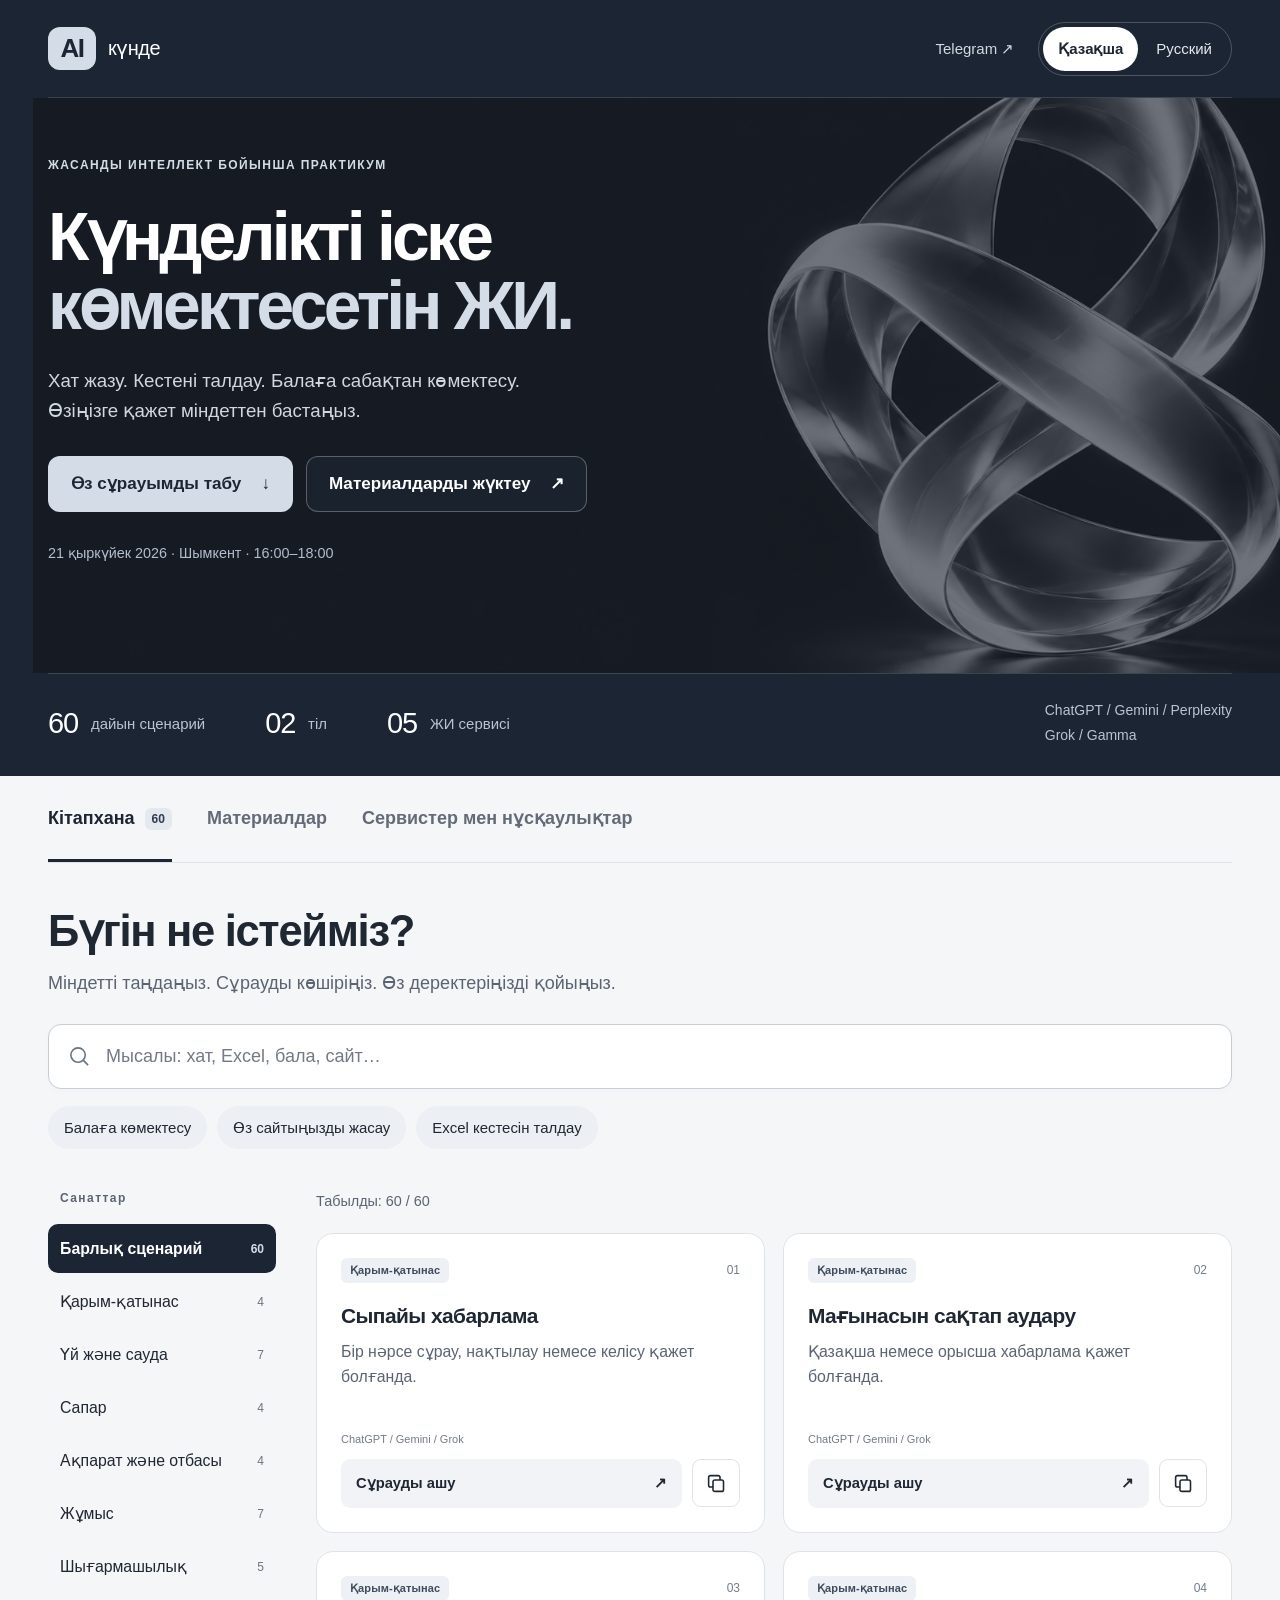
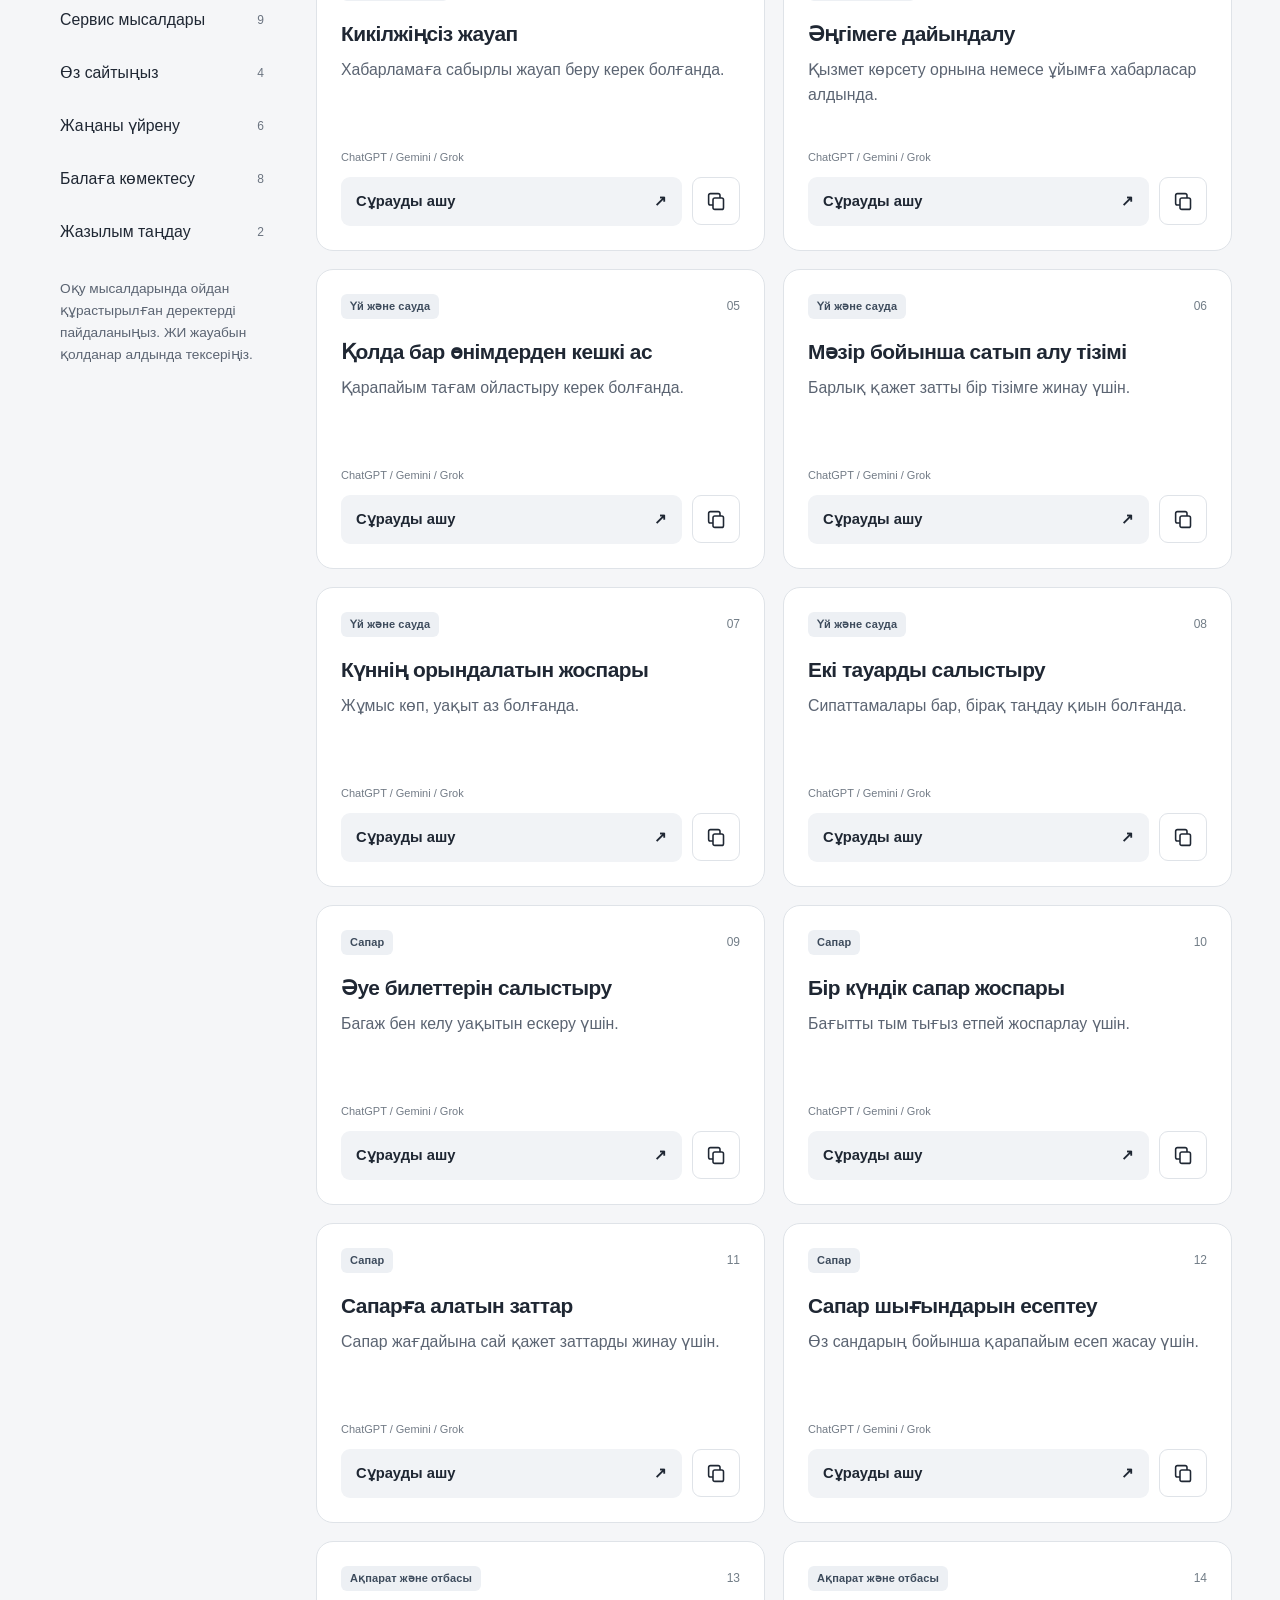
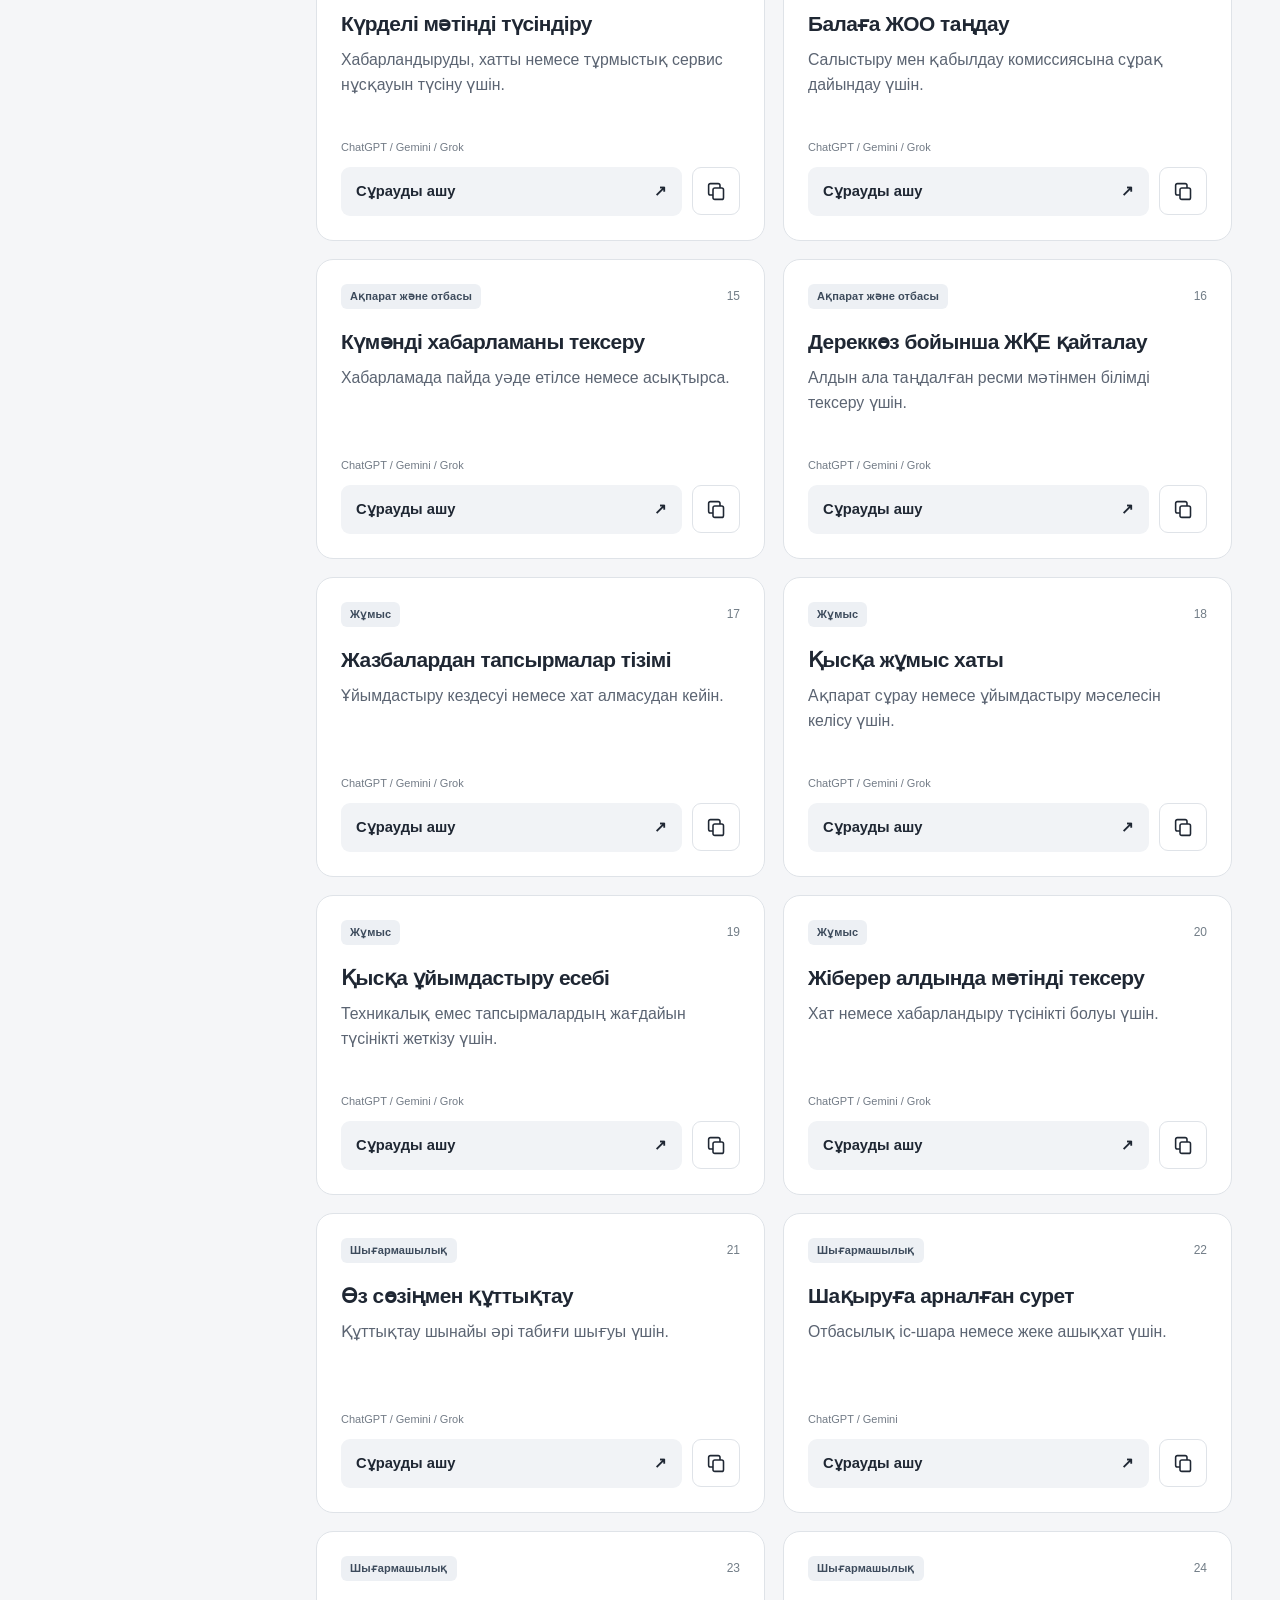
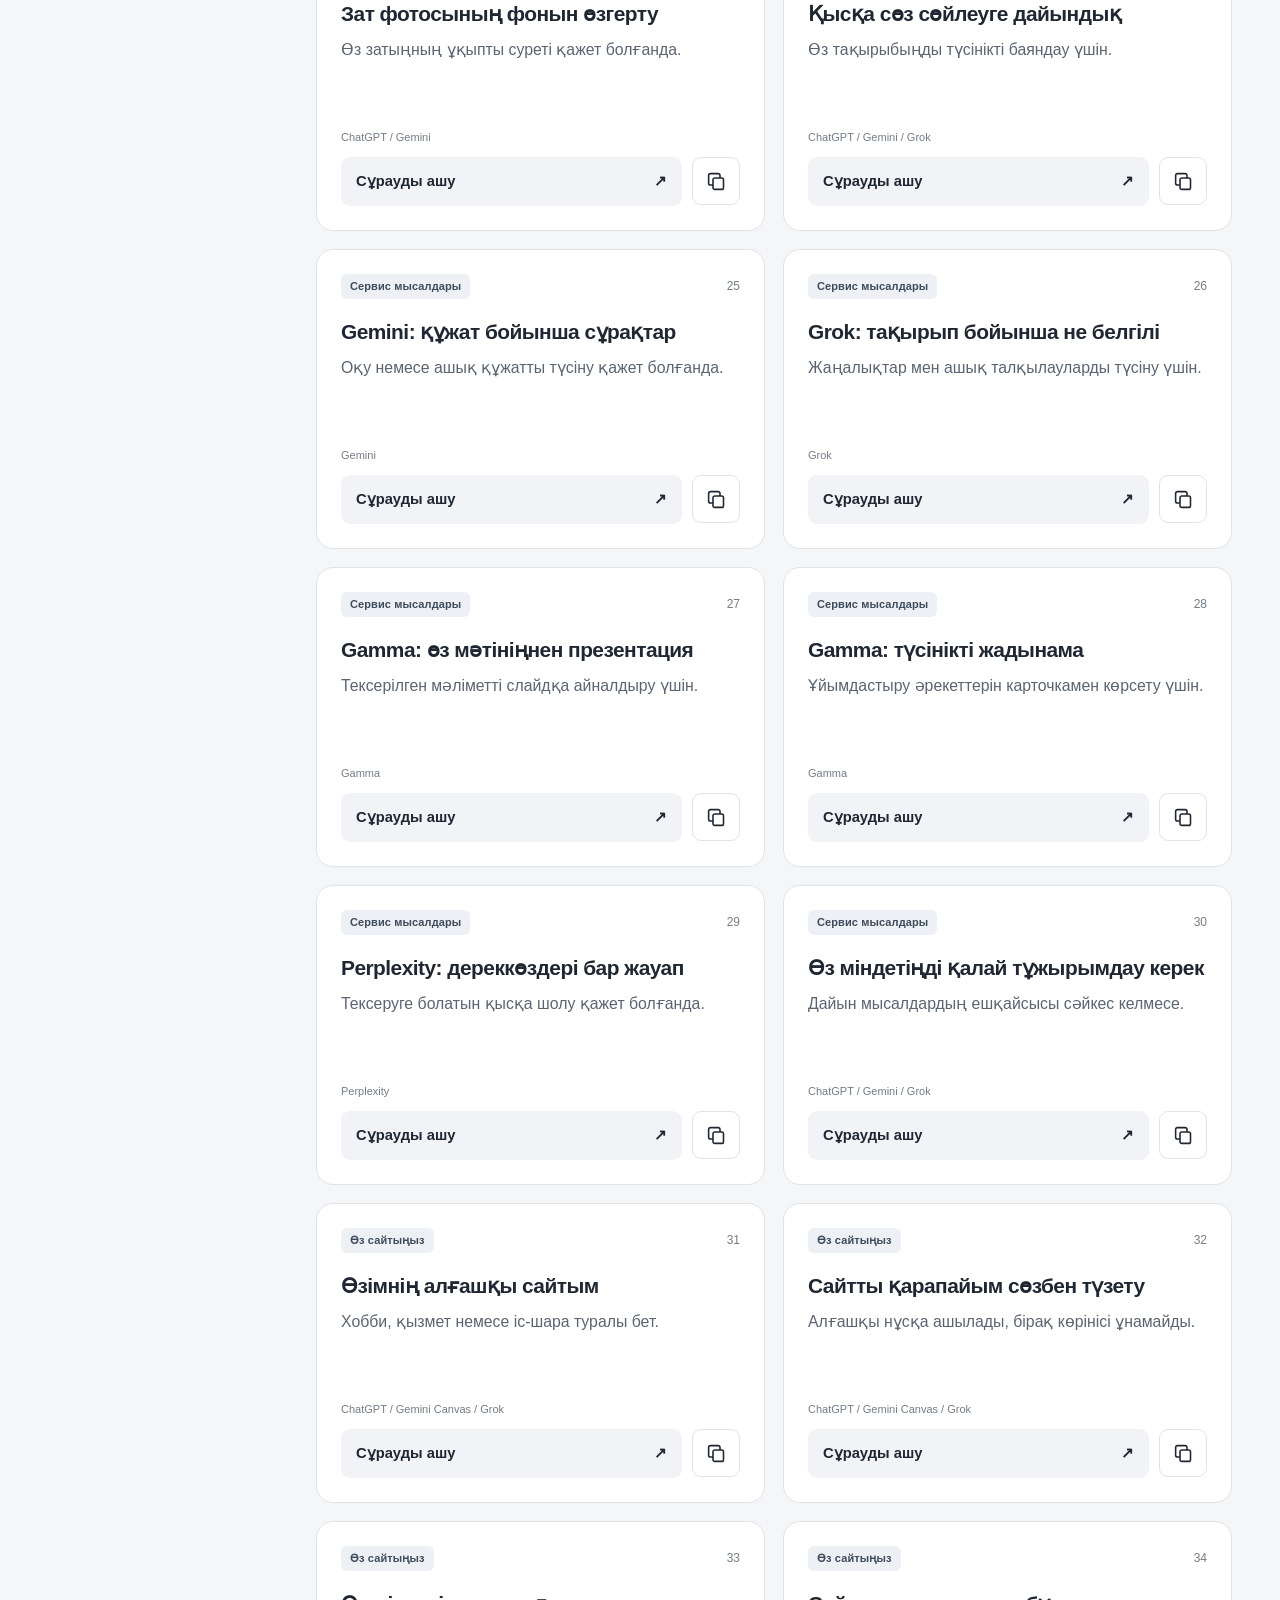
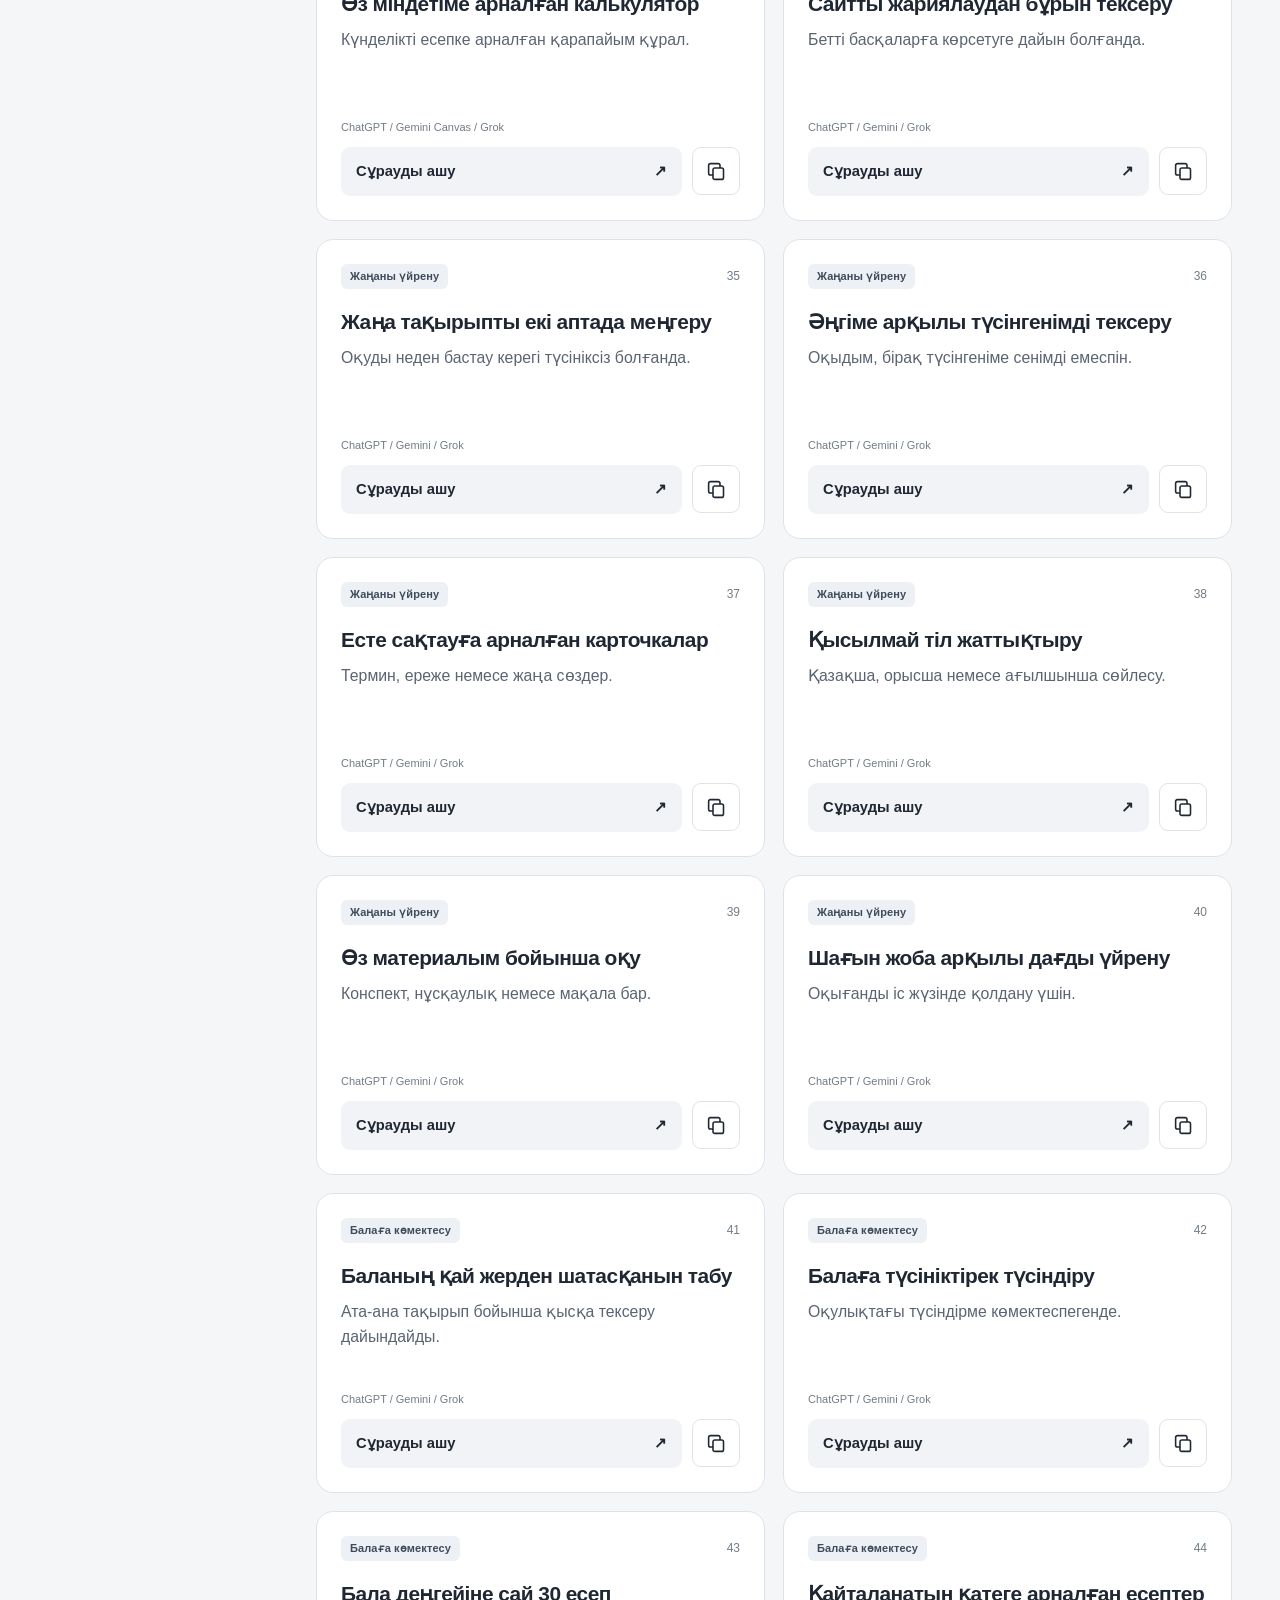
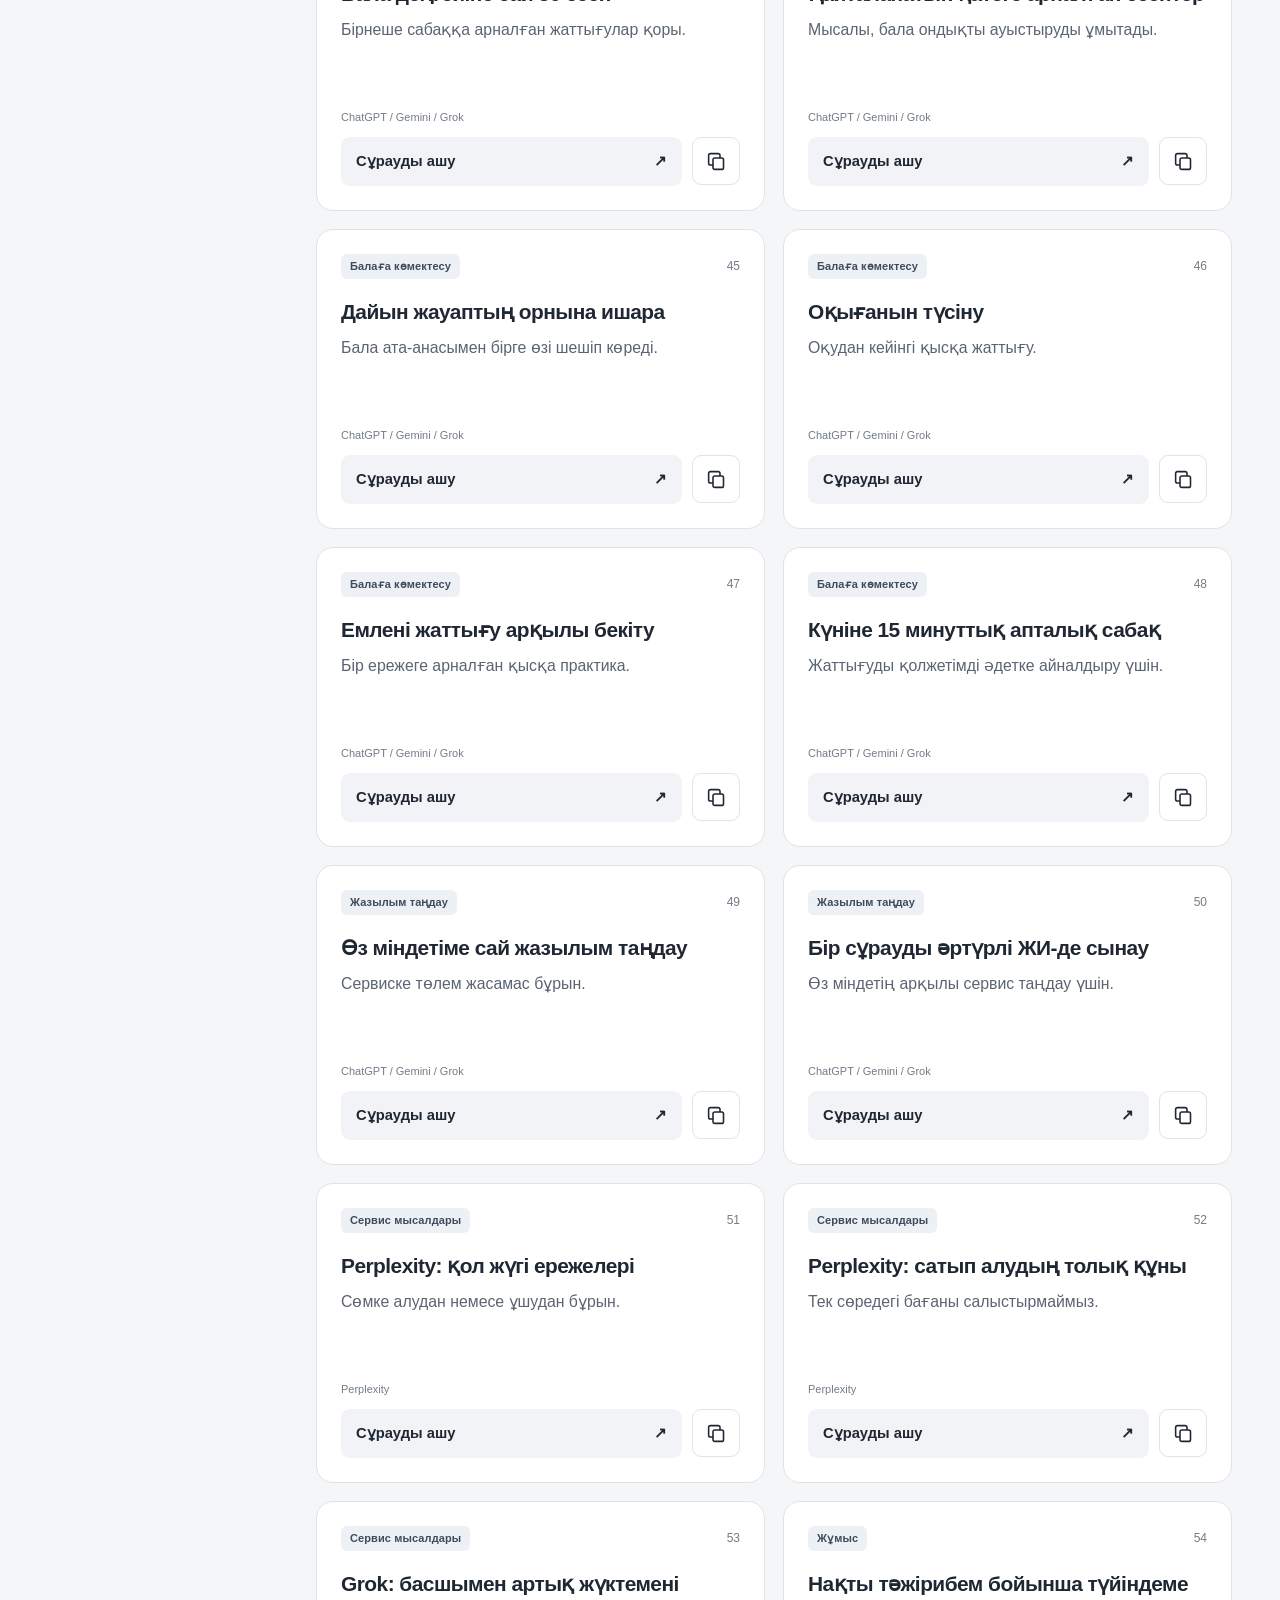
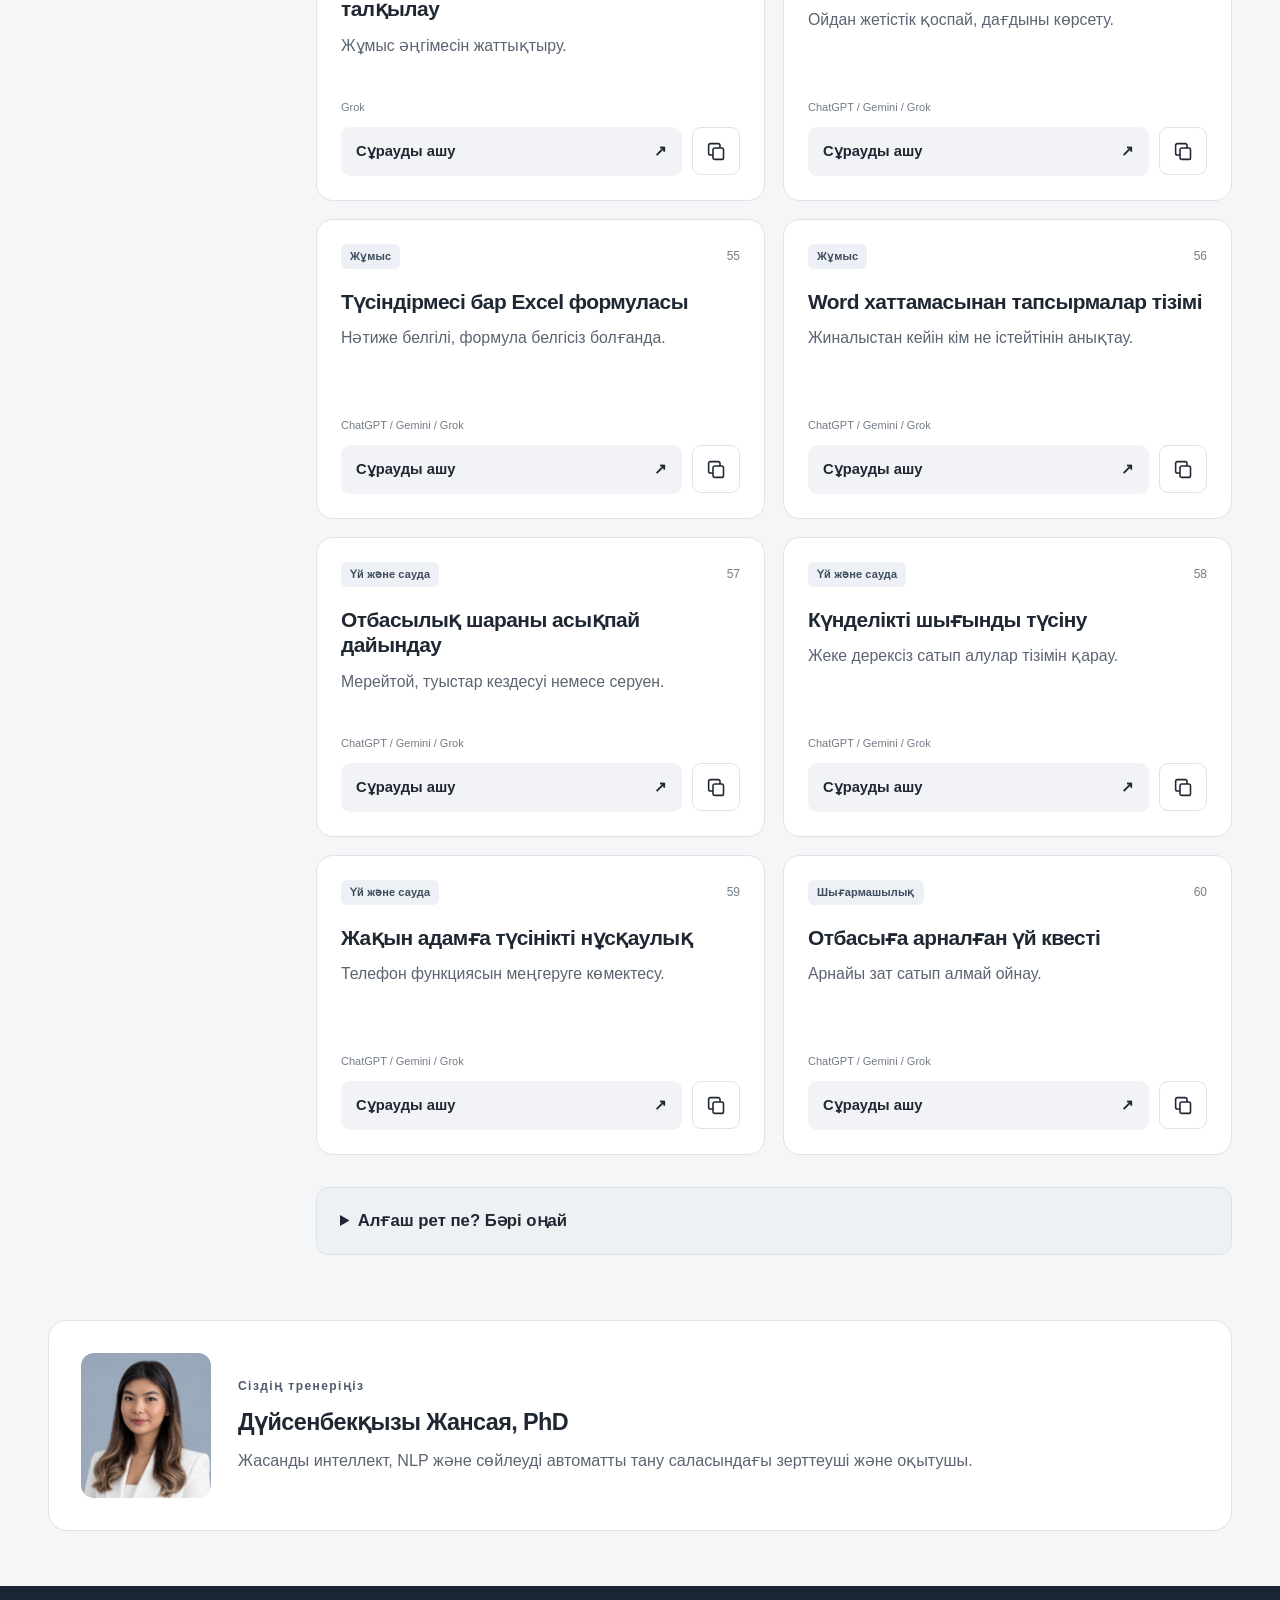
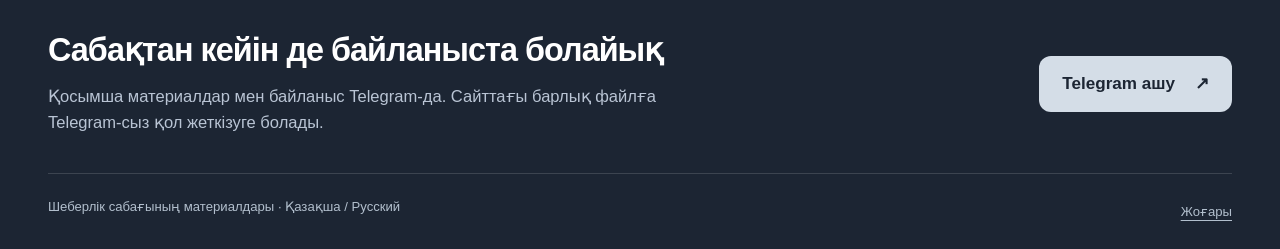
<file: index.html>
<!doctype html>
<html lang="kk">
<head>
<meta charset="utf-8"><meta name="viewport" content="width=device-width,initial-scale=1"><meta name="theme-color" content="#1c2533">
<title>AI күнде — ЖИ кітапханасы</title><meta name="description" content="60 сценариев применения ИИ на казахском и русском. Готовые запросы, презентации и материалы мастер-класса. Без регистрации.">
<link rel="icon" href="data:image/svg+xml,%3Csvg xmlns='http://www.w3.org/2000/svg' viewBox='0 0 40 40'%3E%3Crect width='40' height='40' rx='10' fill='%231c2533'/%3E%3Ctext x='20' y='28' font-size='25' font-family='Arial' font-weight='bold' text-anchor='middle' fill='%23ffffff'%3EAI%3C/text%3E%3C/svg%3E">
<link rel="stylesheet" href="app.css"><link rel="stylesheet" href="theme.css"><script src="library-data.js" defer></script><script src="app.js" defer></script>
</head>
<body id="top"><a class="skip-link" id="skip" href="#workspace">Кітапханаға өту</a>
<header class="masthead"><div class="wrap">
<div class="topbar"><a class="brand" href="./"><span class="brand-mark">AI</span><span data-i18n="brand">күнде</span></a><div class="topright"><a class="small-link" href="https://t.me/aimasterclassz" target="_blank" rel="noopener noreferrer">Telegram ↗</a><div class="languages" aria-label="Тіл / Язык"><button data-lang="kk" lang="kk" aria-pressed="true">Қазақша</button><button data-lang="ru" lang="ru" aria-pressed="false">Русский</button></div></div></div>
<div class="hero"><img class="hero-art" src="brand-hero.png" alt="" fetchpriority="high" width="1672" height="941"><div class="hero-copy"><p class="eyebrow" data-i18n="tag">ЖАСАНДЫ ИНТЕЛЛЕКТ БОЙЫНША ПРАКТИКУМ</p><h1 id="hero-title">Күнделікті іске <em>көмектесетін ЖИ.</em></h1><p class="hero-description" data-i18n="intro">Хат жазу. Кестені талдау. Балаға сабақтан көмектесу. Өзіңізге қажет міндеттен бастаңыз.</p><div class="hero-actions"><a class="button lime" href="#workspace" data-goto="library"><span data-i18n="start">Өз сұрауымды табу</span><span aria-hidden="true">↓</span></a><a class="button glass" href="?lang=kk&amp;tab=materials#workspace" data-goto="materials"><span data-i18n="get">Материалдарды жүктеу</span><span aria-hidden="true">↗</span></a></div><p class="hero-date" data-i18n="date">21 қыркүйек 2026 · Шымкент · 16:00–18:00</p></div></div>
<div class="stats"><div class="stat"><strong>60</strong><span data-i18n="scenarios">дайын сценарий</span></div><div class="stat"><strong>02</strong><span data-i18n="languages">тіл</span></div><div class="stat"><strong>05</strong><span data-i18n="services">ЖИ сервисі</span></div><div class="stat">ChatGPT / Gemini / Perplexity<br>Grok / Gamma</div></div>
</div></header>
<noscript><div class="noscript">JavaScript өшірулі. Файлдарды төменде ашуға болады. / JavaScript отключён. Откройте готовые файлы:<a href="AI-library-KZ-RU.html">Кітапхана / Библиотека</a><a href="materials-kk.zip" download>Қазақша материалдар ↓</a><a href="materials-ru.zip" download>Материалы на русском ↓</a></div></noscript>
<main class="wrap" id="workspace"><nav class="workspace-tabs" role="tablist" aria-label="Бөлімдер / Разделы"><button id="tab-library" data-tab="library" role="tab" aria-controls="panel-library" aria-selected="true"><span data-i18n="library">Кітапхана</span><span class="tab-count">60</span></button><button id="tab-materials" data-tab="materials" role="tab" aria-controls="panel-materials" aria-selected="false" tabindex="-1" data-i18n="materials">Материалдар</button><button id="tab-tools" data-tab="tools" role="tab" aria-controls="panel-tools" aria-selected="false" tabindex="-1" data-i18n="tools">Сервистер мен нұсқаулықтар</button></nav>
<section class="tab-panel" id="panel-library" data-panel="library" role="tabpanel" aria-labelledby="tab-library"><h2 data-i18n="libtitle">Бүгін не істейміз?</h2><p class="section-intro" data-i18n="libintro">Міндетті таңдаңыз. Сұрауды көшіріңіз. Өз деректеріңізді қойыңыз.</p><div class="search-row"><div class="search-box"><svg viewBox="0 0 24 24" width="23" height="23" fill="none" stroke="currentColor" stroke-width="1.7" aria-hidden="true"><circle cx="10.5" cy="10.5" r="7.5"/><path d="m16 16 5 5"/></svg><input id="search" type="search" autocomplete="off" aria-label="Міндет бойынша іздеу" placeholder="Мысалы: хат, Excel, бала, сайт…"></div></div><div class="quick-list"><button data-quick="children" data-i18n="child">Балаға көмектесу</button><button data-quick="website" data-i18n="site">Өз сайтыңызды жасау</button><button data-quick="work" data-i18n="excel">Excel кестесін талдау</button></div><div class="mobile-category"><select id="mobile-category" aria-label="Санаттар"></select></div><div class="library-layout"><aside class="sidebar"><p class="eyebrow" data-i18n="categories">Санаттар</p><div id="categories"></div><p class="sidebar-note" data-i18n="privacy"></p></aside><div><div class="result-bar"><span id="result-count" role="status" aria-live="polite"></span><button class="reset" id="reset" hidden data-i18n="clear">Іздеуді тазарту</button></div><div id="cards" class="cards"></div><div class="empty" id="empty" hidden><h3 data-i18n="empty"></h3><p data-i18n="emptyhint"></p><button id="empty-reset" class="button lime" data-i18n="clear"></button></div><details class="begin-box"><summary data-i18n="begin"></summary><p data-i18n="begintext"></p><p data-i18n="privacy"></p></details></div></div></section>
<section class="tab-panel" id="panel-materials" data-panel="materials" role="tabpanel" aria-labelledby="tab-materials" hidden><h2 data-i18n="matTitle"></h2><p class="section-intro" data-i18n="matIntro"></p><div id="material-content"></div></section>
<section class="tab-panel" id="panel-tools" data-panel="tools" role="tabpanel" aria-labelledby="tab-tools" hidden><h2 data-i18n="toolsTitle"></h2><p class="section-intro" data-i18n="toolsIntro"></p><div class="service-links" id="service-links"></div><div id="guide-content"></div></section>
<section class="trainer-section"><img src="trainer.jpg" alt="Дүйсенбекқызы Жансая" width="130" height="145" loading="lazy"><div><span class="eyebrow" data-i18n="trainer">Сіздің тренеріңіз</span><h2>Дүйсенбекқызы Жансая, PhD</h2><p data-i18n="bio"></p></div></section>
</main><footer class="bottom"><div class="wrap"><div class="telegram-row"><div><h2 data-i18n="tgTitle"></h2><p data-i18n="tgText"></p></div><a class="button lime" href="https://t.me/aimasterclassz" target="_blank" rel="noopener noreferrer"><span data-i18n="tg"></span><span aria-hidden="true">↗</span></a></div><div class="footer-line"><p data-i18n="footer"></p><a href="#top" data-i18n="top"></a></div></div></footer>
<dialog id="prompt-dialog" aria-labelledby="dialog-title"><div class="dialog-bar"><span id="dialog-category"></span><button class="close" id="dialog-close" aria-label="Жабу">×</button></div><div class="dialog-body"><h2 id="dialog-title"></h2><p id="dialog-desc" class="dialog-desc"></p><ol class="mini-steps"><li><b>01</b><span data-i18n="step1"></span></li><li><b>02</b><span data-i18n="step2"></span></li><li><b>03</b><span data-i18n="step3"></span></li></ol><h3 data-i18n="fields"></h3><p class="fields" id="dialog-fields"></p><h3 data-i18n="prompt"></h3><pre class="prompt-text" id="prompt-text"></pre><button class="button lime dialog-copy" id="dialog-copy"></button><div class="manual-copy" id="manual-copy" hidden><p data-i18n="copyfail"></p><textarea id="manual-text" readonly aria-label="Мәтін / Текст"></textarea></div><h3 data-i18n="use"></h3><div class="dialog-links" id="dialog-links"></div><p class="service-note" data-i18n="serviceNote"></p><h3 data-i18n="follow"></h3><p class="follow-text" id="follow-text"></p><button class="button quiet" id="follow-copy"></button><div class="check-box"><h3 data-i18n="check"></h3><p id="check-text"></p></div></div></dialog><div class="toast" id="toast" role="status" aria-live="polite"></div>
</body></html>
</file>
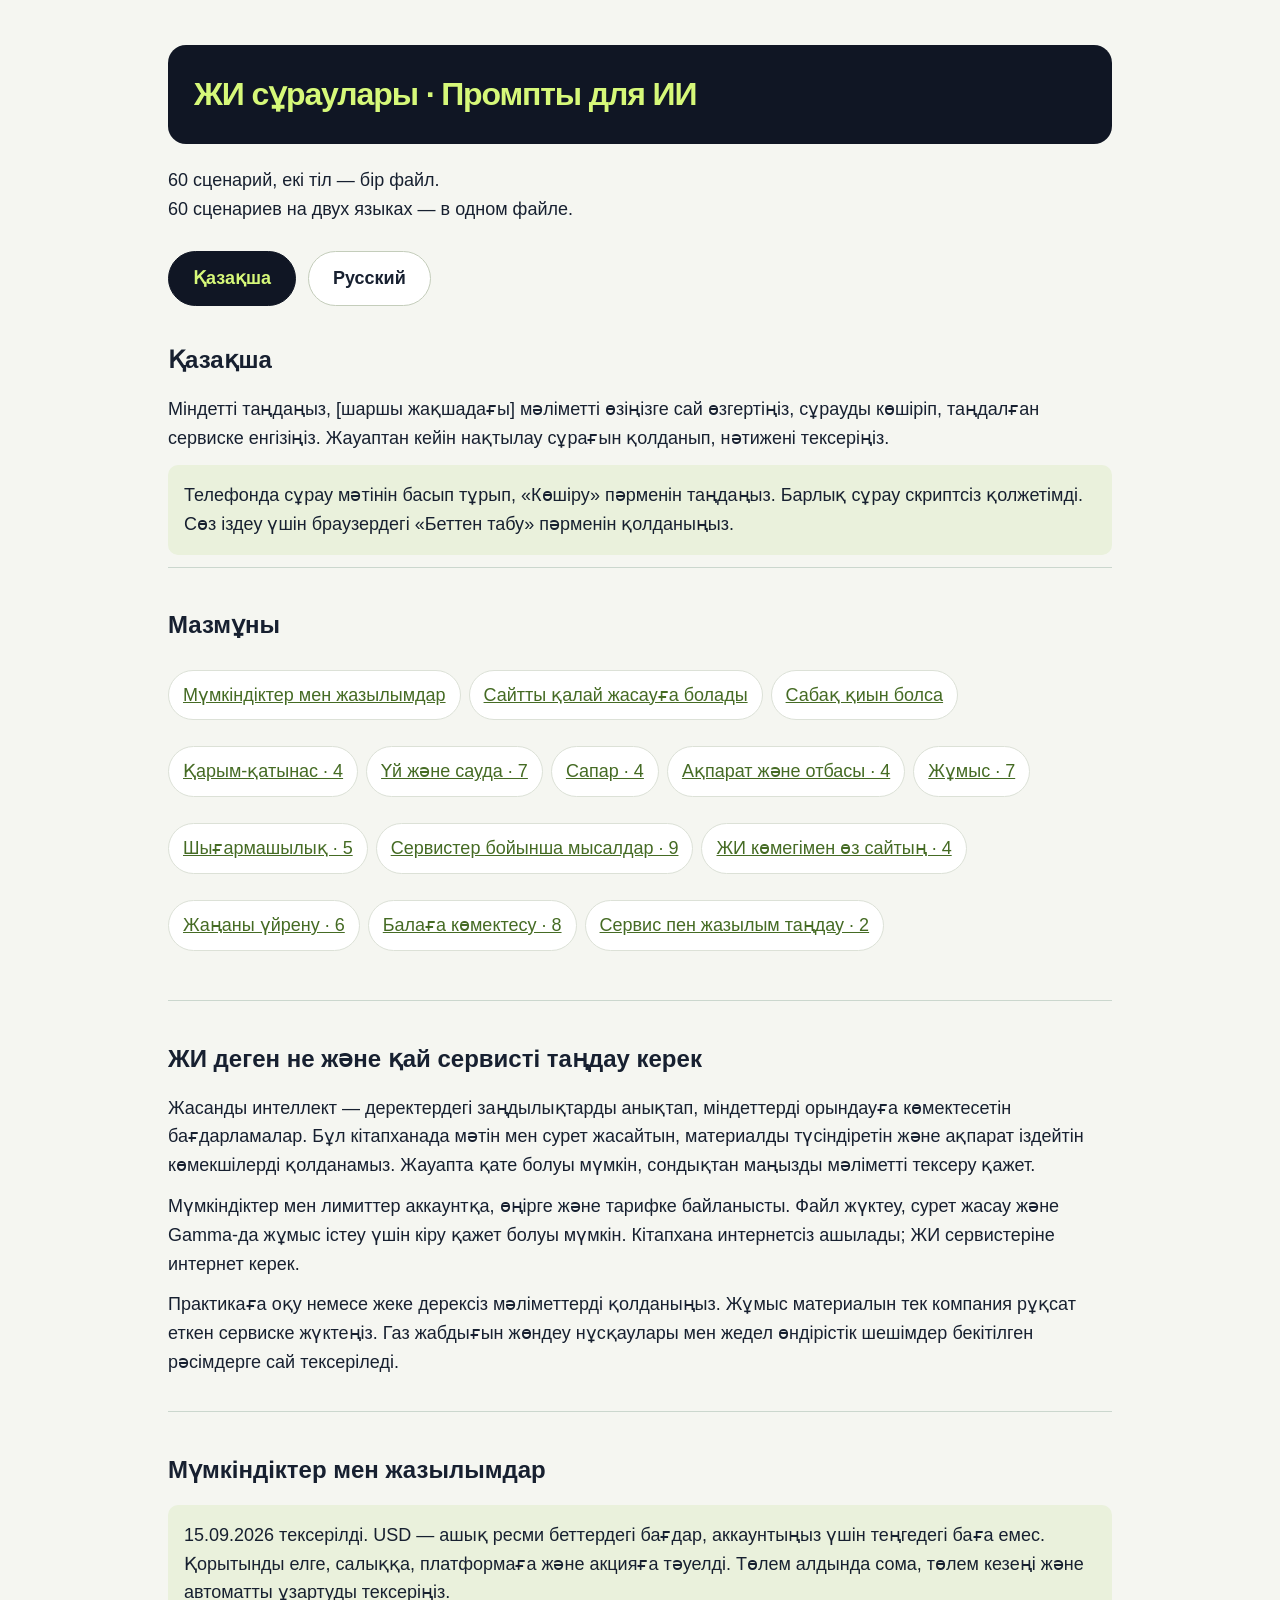
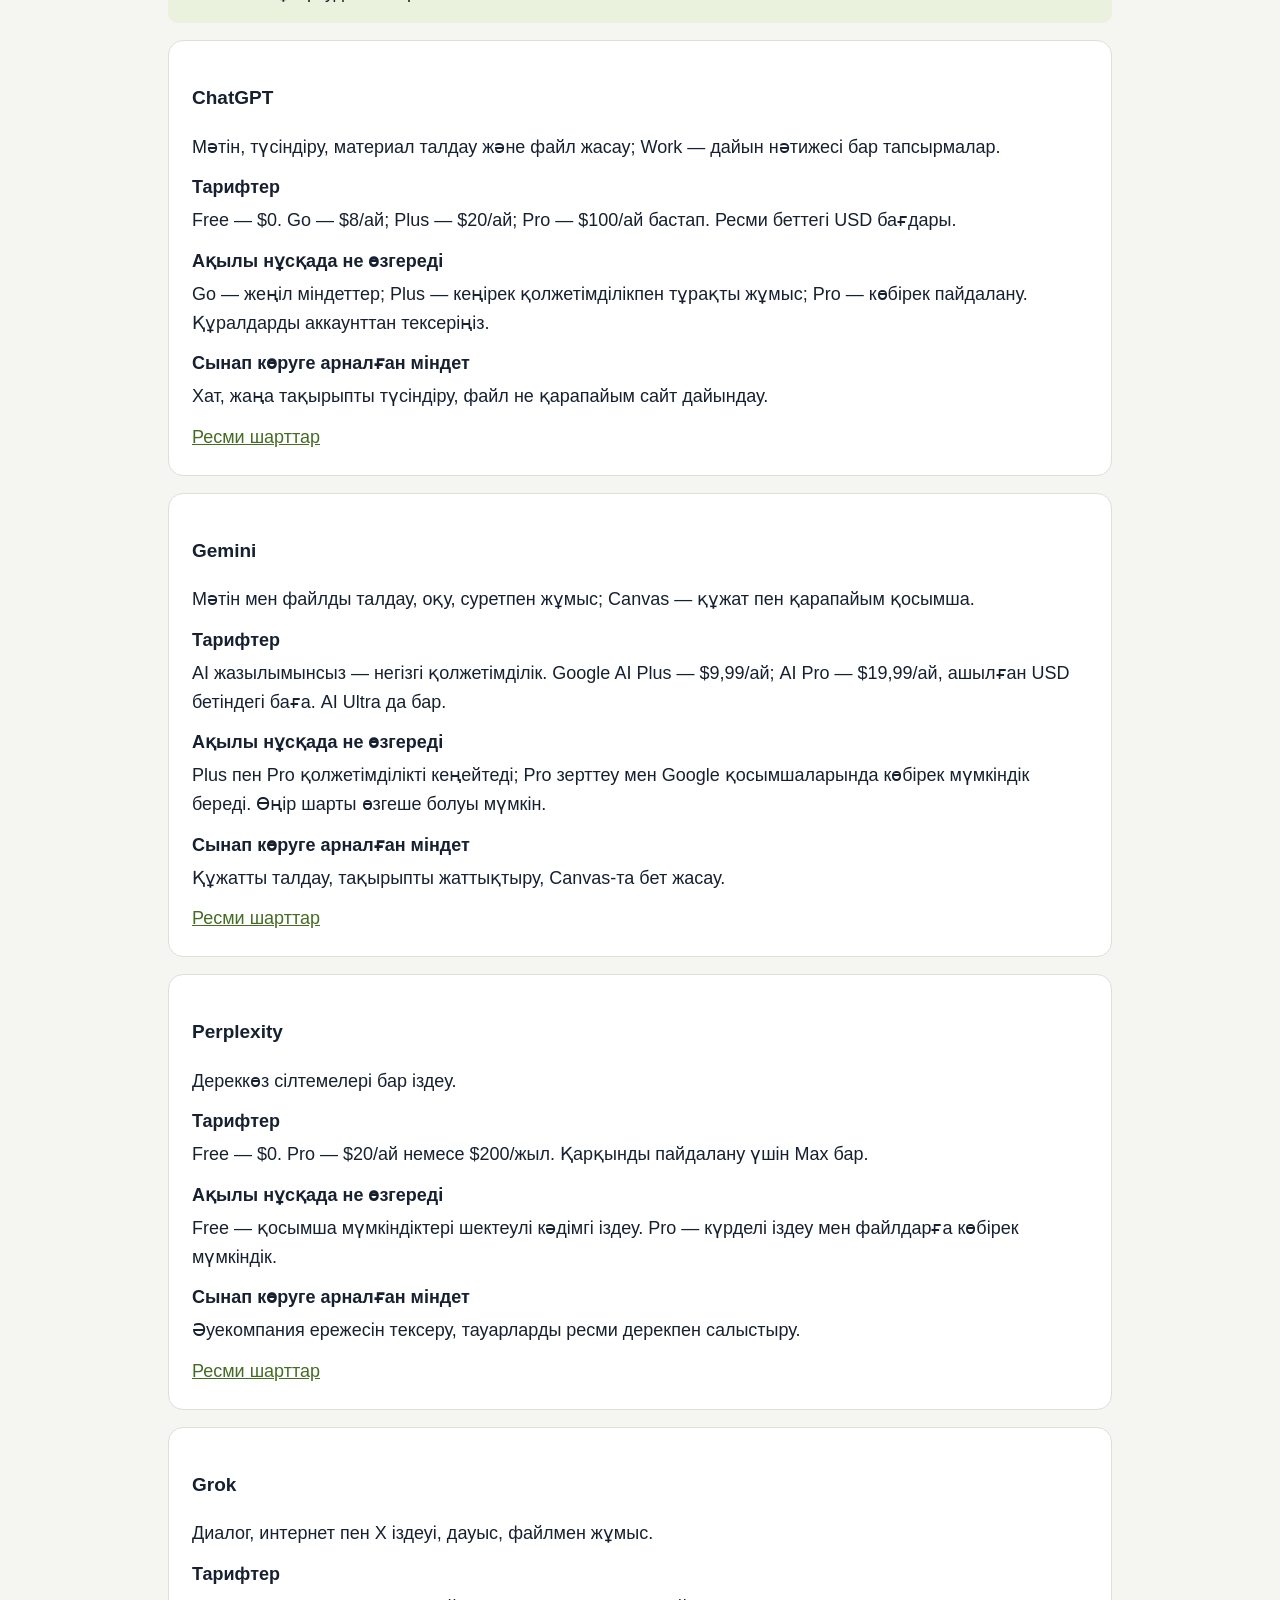
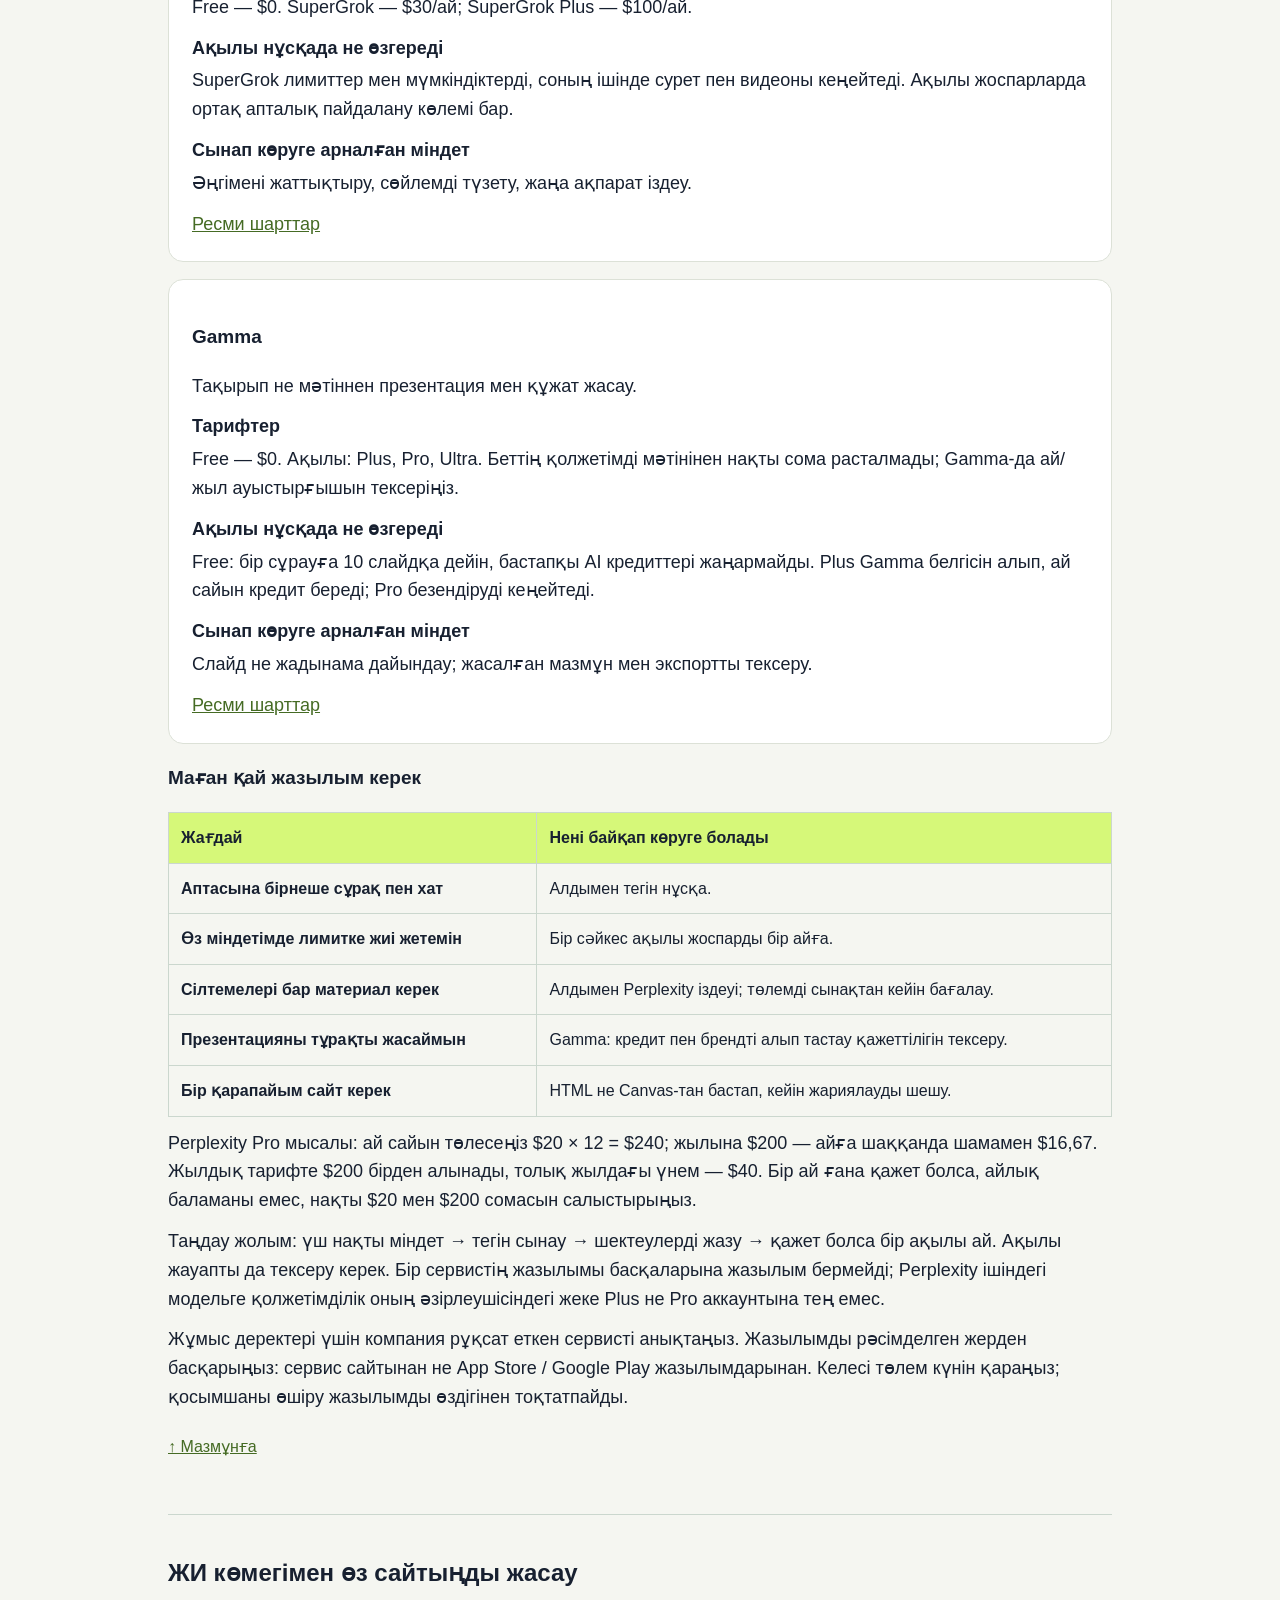
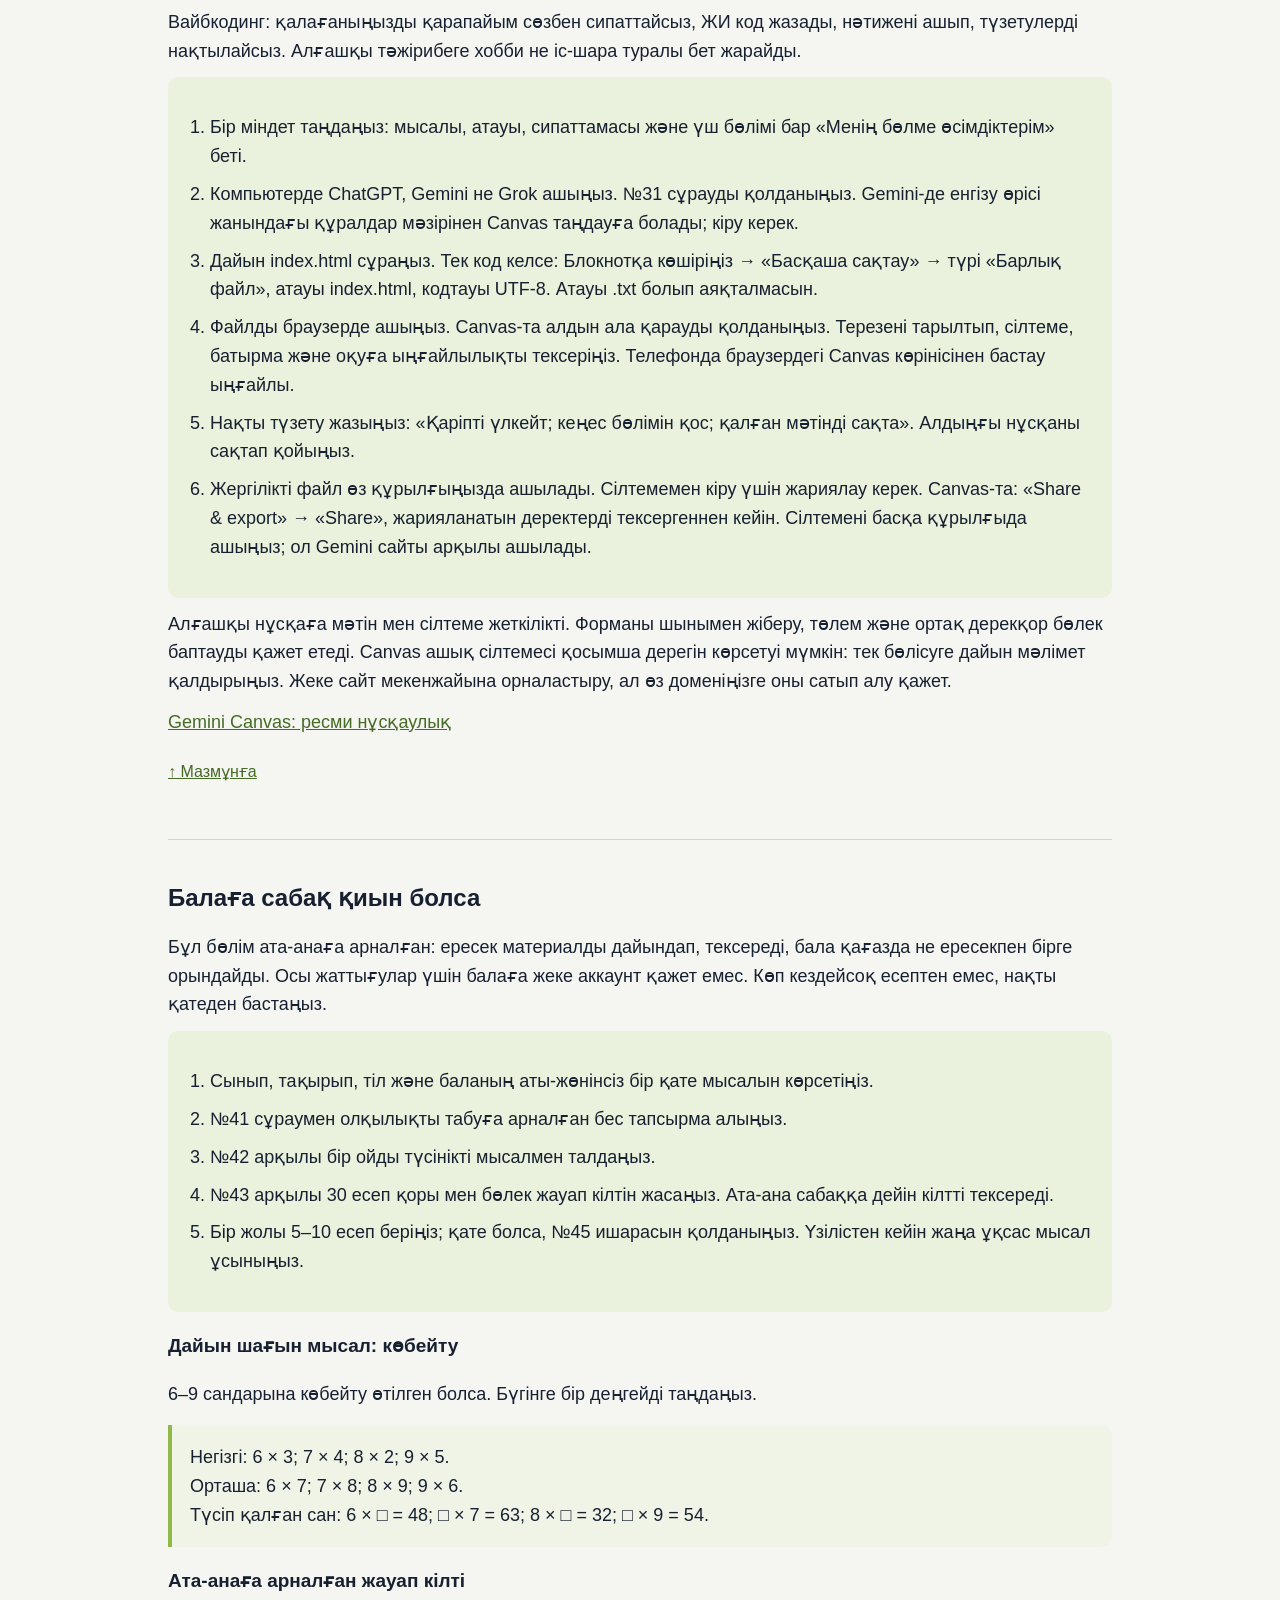
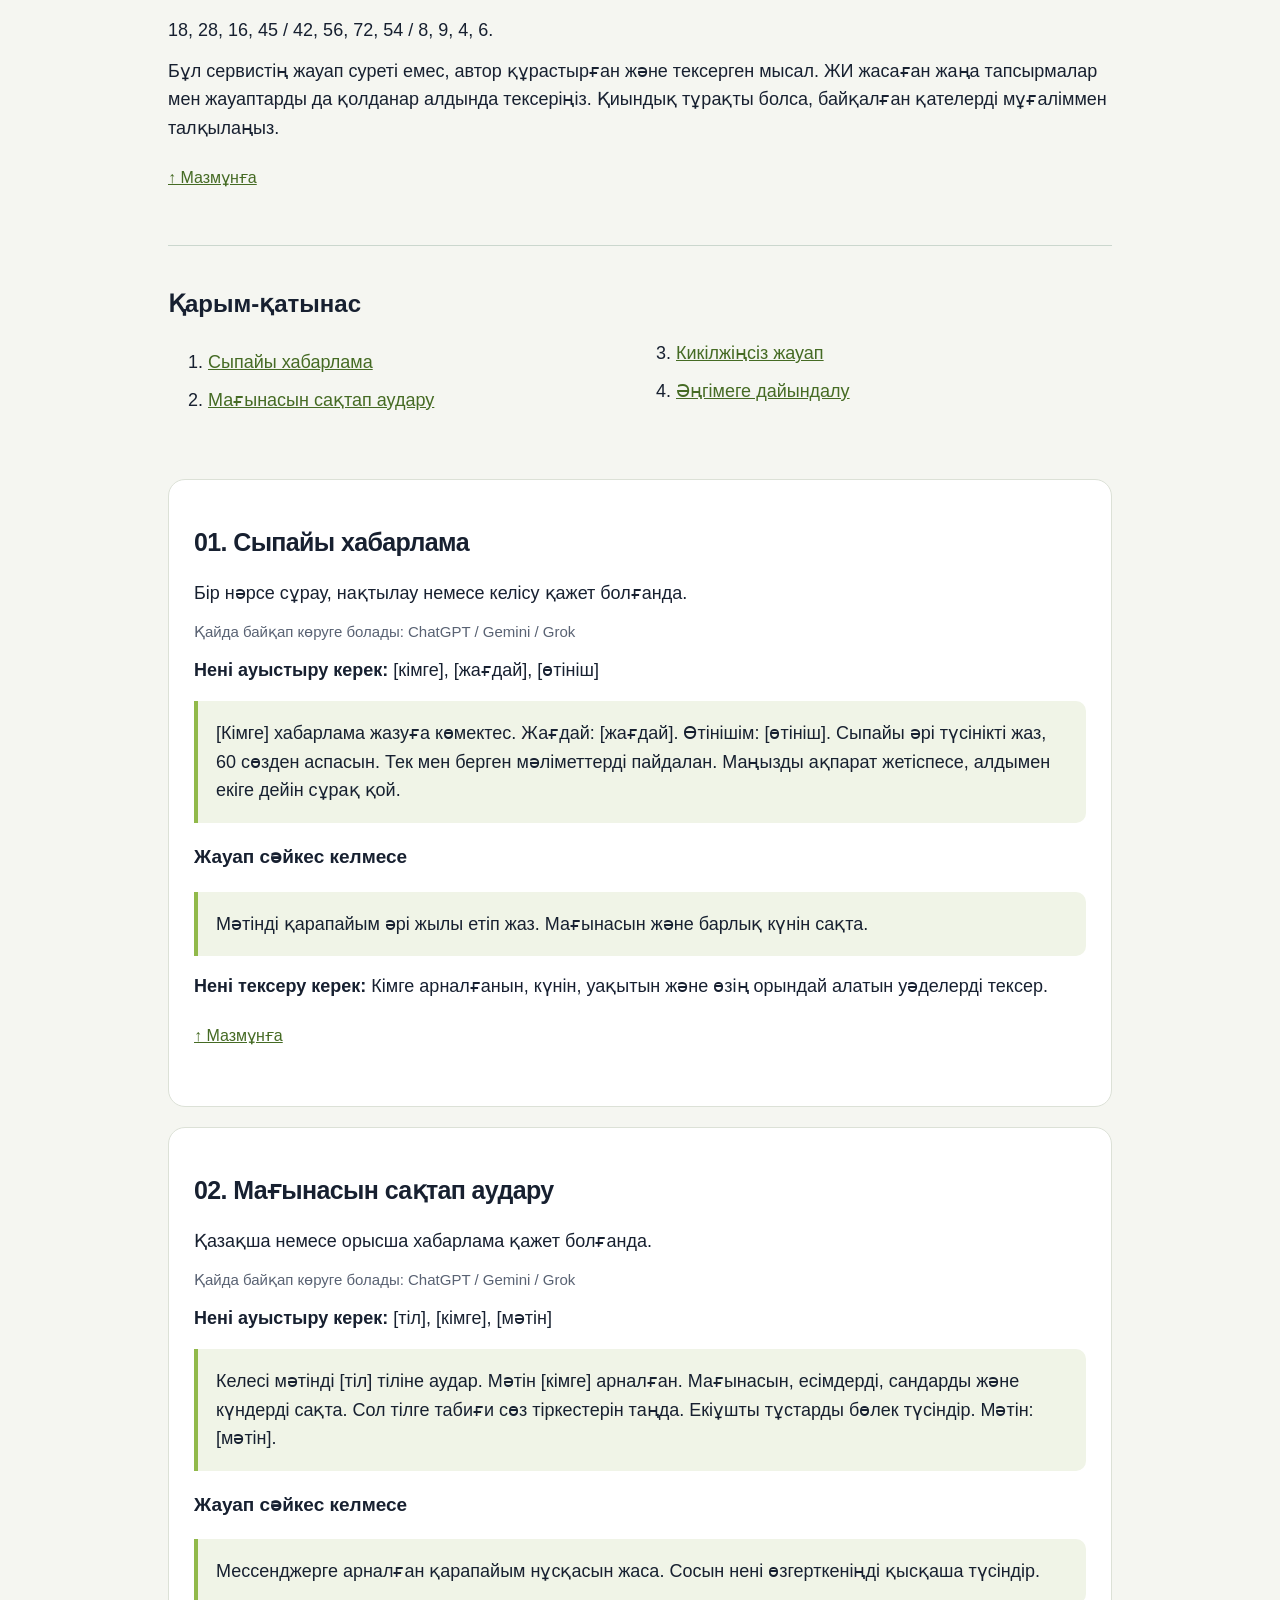
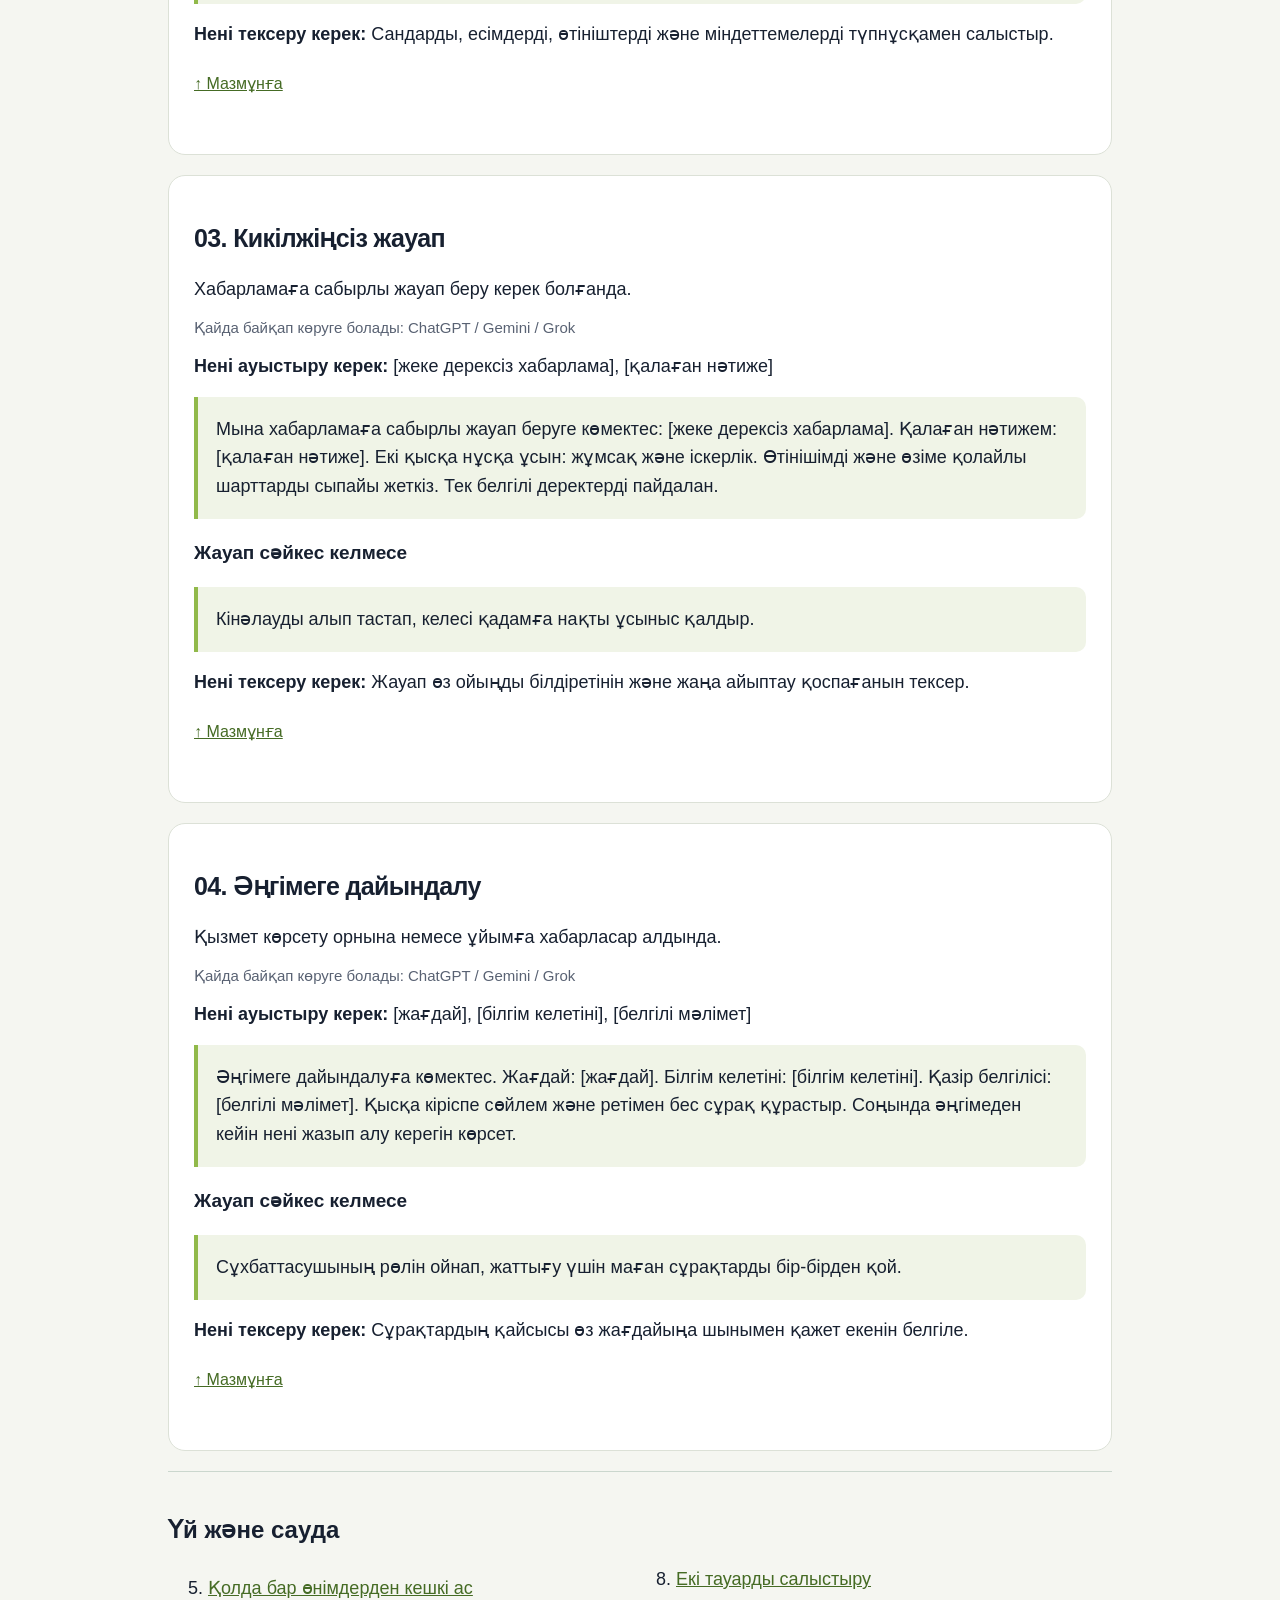
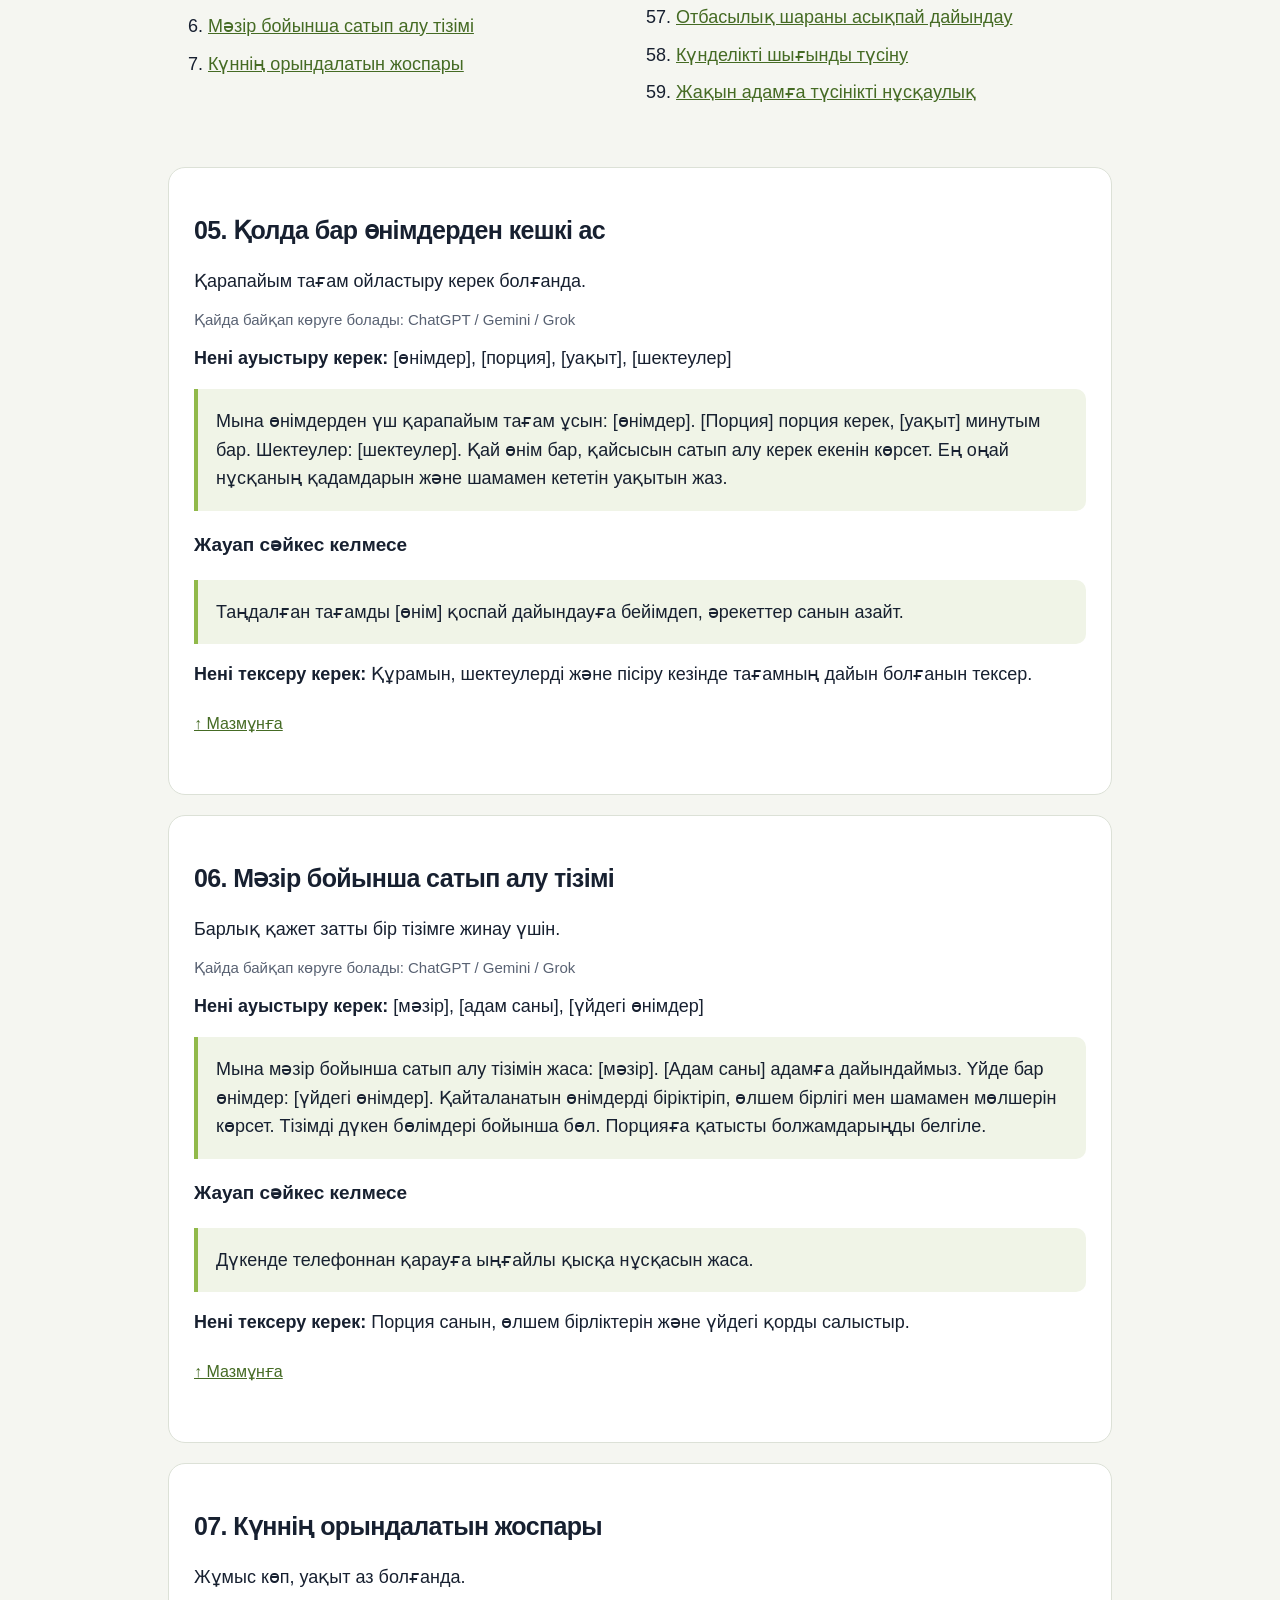
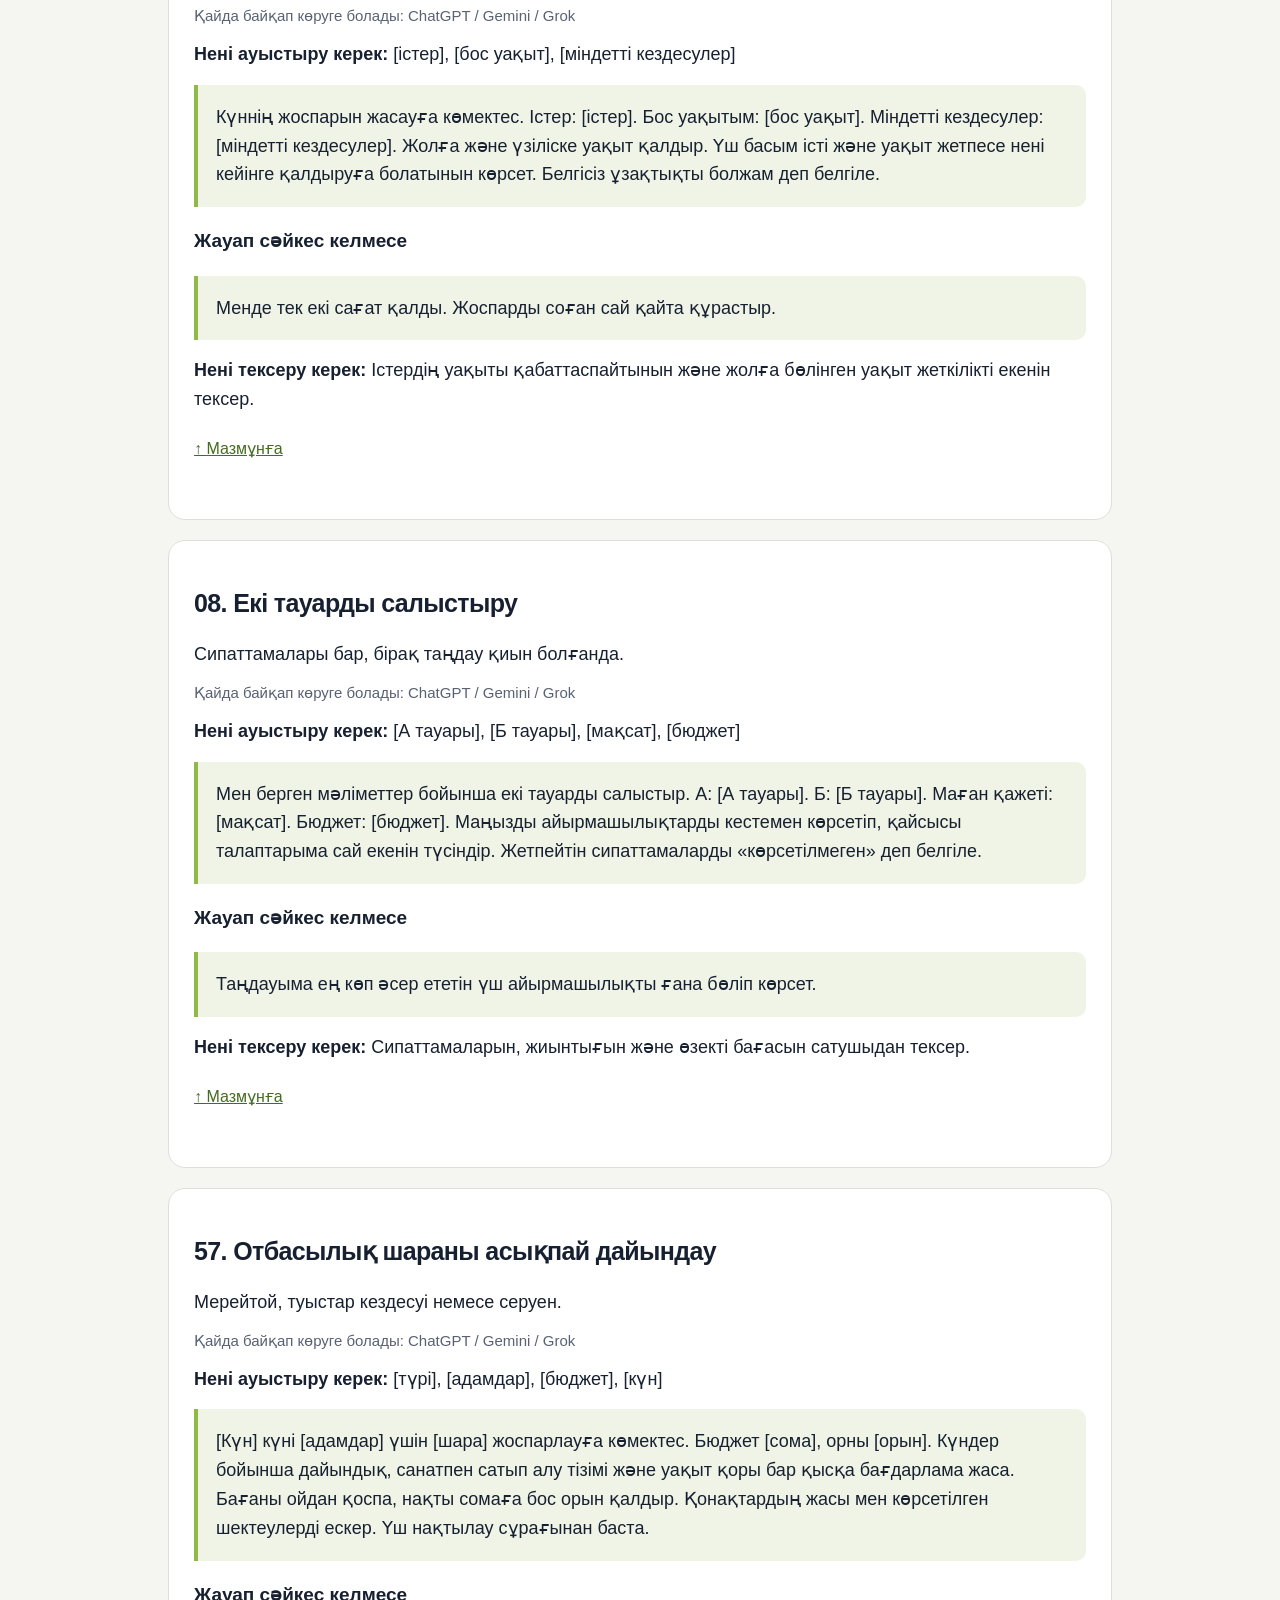
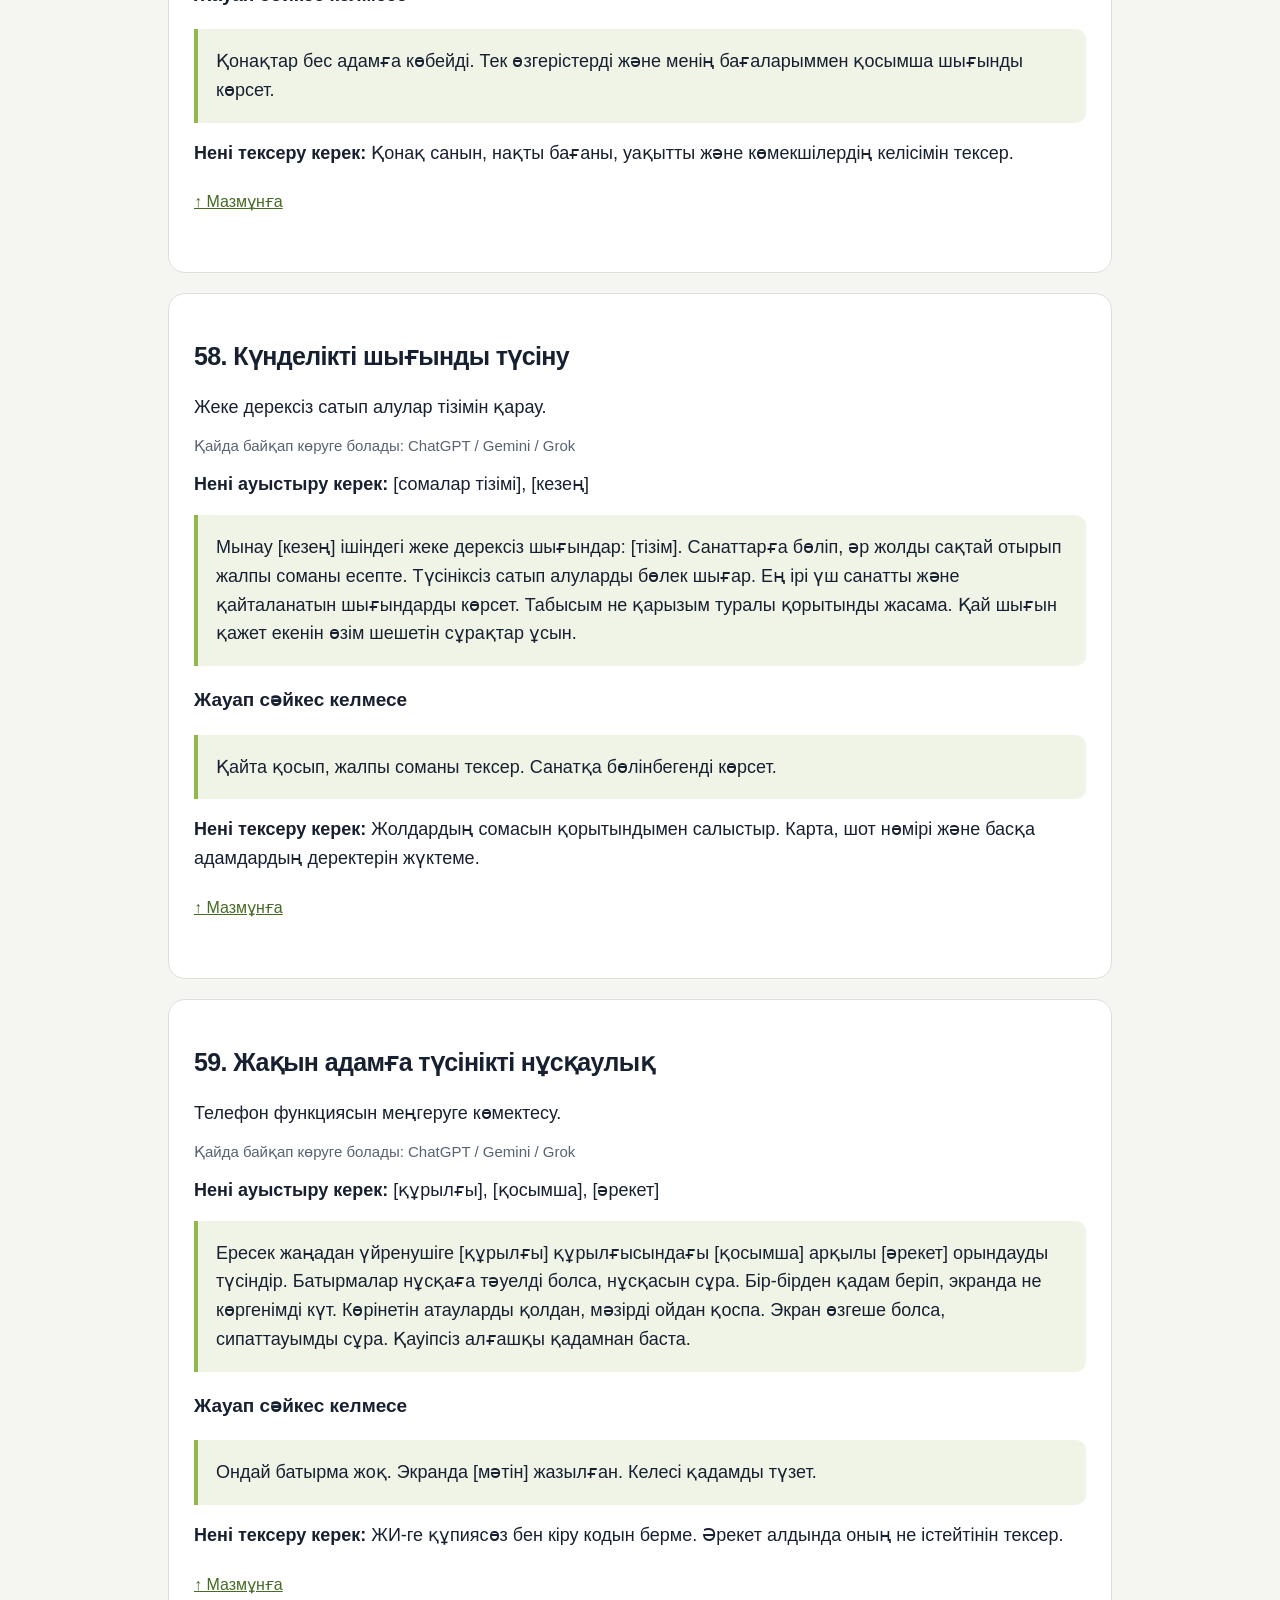
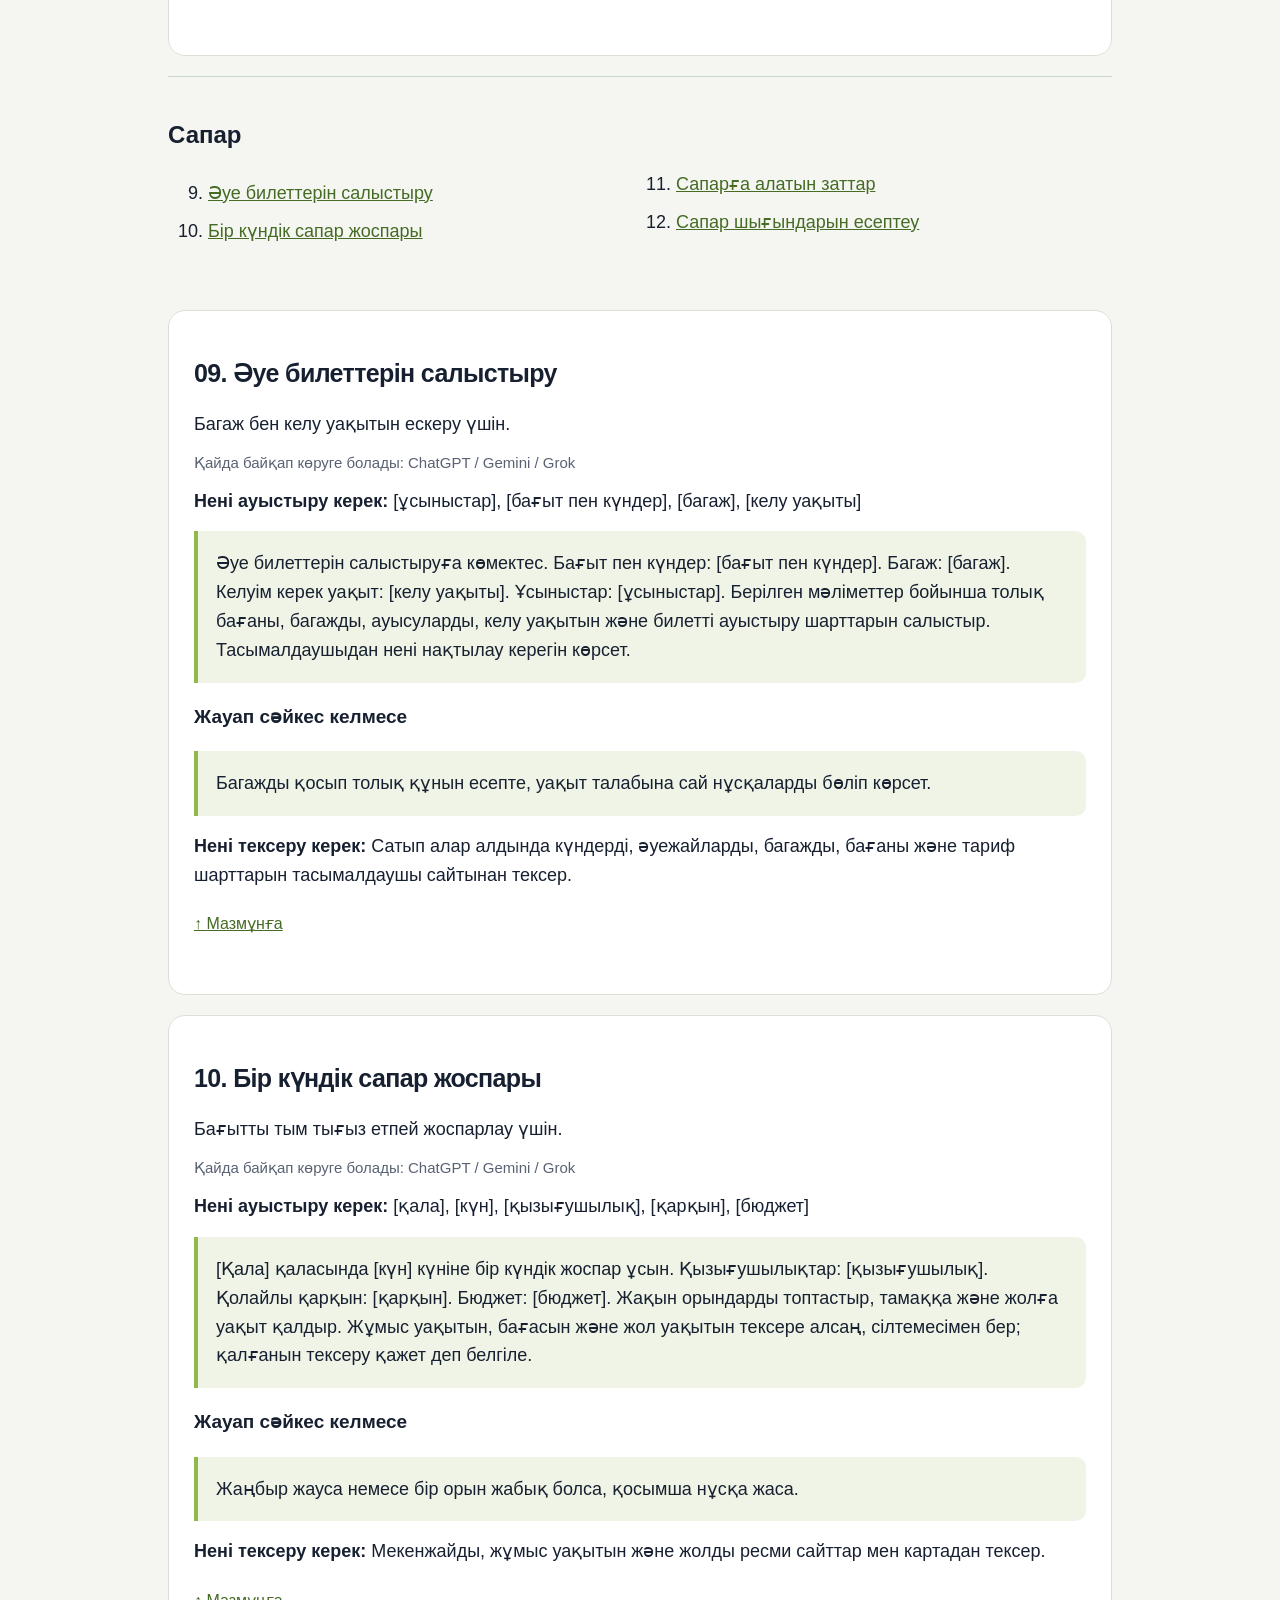
<file: AI-library-KZ-RU.html>
<!doctype html><html lang="kk"><head><meta charset="utf-8"><meta name="viewport" content="width=device-width,initial-scale=1"><title>ЖИ · ИИ — 60 сценариев / сценарий</title><style>*{box-sizing:border-box}html{color-scheme:light}body{margin:0;background:#f6f4ed;color:#13352f;font:18px/1.6 Arial,sans-serif}main{max-width:850px;margin:auto;padding:24px 18px 60px}h1{font-size:32px;line-height:1.2}h2{font-size:24px;line-height:1.3}h3{font-size:19px}a{color:#076955;overflow-wrap:anywhere}p{margin:12px 0}section{border-top:1px solid #cbd7ce;padding:22px 0}blockquote{margin:16px 0;padding:18px;background:white;border-left:4px solid #076955;white-space:pre-wrap;overflow-wrap:anywhere;-webkit-user-select:text;user-select:text}li{margin:9px 0}.mobile-note{background:#e5ede5;padding:16px;border-radius:10px}.muted{font-size:15px;color:#4a6159}@media print{body{background:white;font-size:11pt}main{padding:0}h1{font-size:24pt}h2{font-size:17pt}blockquote{border:1px solid #ddd}section{break-inside:avoid}}nav{display:flex;gap:12px;flex-wrap:wrap;margin:16px 0 28px}nav a{display:inline-block;padding:12px 20px;border:1px solid #a9bcb1;border-radius:10px;background:white;text-decoration:none;font-weight:bold}.language-part{border:0;padding:0}.language-part+ .language-part{margin-top:60px;border-top:4px solid #076955;padding-top:30px}.back{display:block;margin:22px 0;font-size:16px}section{scroll-margin-top:16px}.language-choice{position:absolute;width:1px;height:1px;opacity:0}.language-tabs{display:flex;gap:12px;flex-wrap:wrap;margin:20px 0 30px}.language-tabs label{cursor:pointer;padding:12px 24px;border:1px solid #a9bcb1;border-radius:10px;background:white;font-weight:bold;min-height:48px}#lang-kk:checked~.language-tabs label[for="lang-kk"],#lang-ru:checked~.language-tabs label[for="lang-ru"]{background:#076955;color:white;border-color:#076955}#lang-kk:checked~#russian,#lang-ru:checked~#kazakh{display:none}#lang-kk:focus-visible~.language-tabs label[for="lang-kk"],#lang-ru:focus-visible~.language-tabs label[for="lang-ru"]{outline:3px solid #ad6b12;outline-offset:3px}.language-part+.language-part{margin-top:0;border-top:0;padding-top:0}@media print{.language-tabs,.language-choice,.back{display:none!important}#kazakh,#russian{display:block!important}#russian{break-before:page}}
html{scroll-behavior:auto}main{max-width:980px}h1,h2,h3{overflow-wrap:anywhere}.toc{columns:2;column-gap:32px}.toc li{break-inside:avoid}.quicklinks{display:flex;flex-wrap:wrap;gap:8px;padding:0;list-style:none}.quicklinks a{display:block;padding:10px 14px;background:#fff;border:1px solid #cbd7ce;border-radius:8px}.comparison{width:100%;border-collapse:collapse;font-size:16px}.comparison th,.comparison td{border:1px solid #cbd7ce;padding:12px;text-align:left;vertical-align:top}.comparison th{background:#13352f;color:#fff}.comparison td:first-child{font-weight:bold}.service-plan{padding:20px 0;border-bottom:1px solid #cbd7ce}.service-plan dl{margin:0}.service-plan dt{font-weight:bold;margin-top:12px}.service-plan dd{margin:4px 0 12px}.route{background:#e5ede5;padding:18px;border-radius:10px}.route ol{padding-left:24px}.mobile-card h2{font-size:25px}.mobile-card:target{outline:2px solid #076955;outline-offset:8px}.back{min-height:36px}.language-tabs{position:sticky;top:0;background:#f6f4ed;padding:8px 0;z-index:2}.language-part section{scroll-margin-top:100px}.toc a,.back{line-height:1.6}code{overflow-wrap:anywhere}@media(max-width:620px){.toc{columns:1}main{padding:16px 16px 50px}h1{font-size:29px}.comparison{font-size:15px}.comparison th,.comparison td{padding:8px}.language-tabs{gap:8px}.language-tabs label{padding:10px 18px}blockquote{padding:14px}.mobile-card h2{font-size:23px}}@media print{.quicklinks,.toc{display:none}.language-tabs{position:static}.comparison th{background:#ddd;color:#000}.service-plan,blockquote{break-inside:avoid}}
</style><style id="offline-brand-style">body{background:#f5f6f1;color:#172030}main{max-width:980px}main>h1{background:#101624;color:#d6f879;padding:30px 26px;border-radius:18px;margin-bottom:22px;letter-spacing:-.035em}a{color:#456b24}.language-tabs{background:#f5f6f1}.language-tabs label{border-radius:99px;border-color:#c4cdbb}#lang-kk:checked~.language-tabs label[for="lang-kk"],#lang-ru:checked~.language-tabs label[for="lang-ru"]{background:#101624;border-color:#101624;color:#d6f879}.mobile-card{border:1px solid #dce1d7;border-radius:17px;background:#fff;padding:25px;margin:20px 0}.mobile-card h2{color:#172030;letter-spacing:-.025em}blockquote{background:#f0f4e7;border-left-color:#91b94a;border-radius:0 10px 10px 0}.mobile-note,.route{background:#eaf1dc}.muted{color:#596273}.quicklinks a{border-radius:99px;border-color:#dce1d7}.comparison th{background:#d6f879;color:#172030}.service-plan{background:#fff;padding:23px;border:1px solid #dce1d7;border-radius:15px;margin:17px 0}.mobile-card:target{outline-color:#70943c}.language-part+ .language-part{border-top:0}@media(max-width:620px){main>h1{padding:25px 20px;font-size:28px}.mobile-card{padding:20px}.language-tabs{gap:8px}}@media print{main>h1{background:white;color:black}.mobile-card{break-inside:auto}.language-tabs{display:none}}</style></head><body><main id="top"><h1>ЖИ сұраулары · Промпты для ИИ</h1><p>60 сценарий, екі тіл — бір файл.<br>60 сценариев на двух языках — в одном файле.</p><input class="language-choice" type="radio" name="language" id="lang-kk" checked aria-label="Қазақша"><input class="language-choice" type="radio" name="language" id="lang-ru" aria-label="Русский"><div class="language-tabs"><label for="lang-kk">Қазақша</label><label for="lang-ru">Русский</label></div><section class="language-part" id="kazakh" lang="kk"><h2>Қазақша</h2>
<p>Міндетті таңдаңыз, [шаршы жақшадағы] мәліметті өзіңізге сай өзгертіңіз, сұрауды көшіріп, таңдалған сервиске енгізіңіз. Жауаптан кейін нақтылау сұрағын қолданып, нәтижені тексеріңіз.</p>
<p class="mobile-note">Телефонда сұрау мәтінін басып тұрып, «Көшіру» пәрменін таңдаңыз. Барлық сұрау скриптсіз қолжетімді. Сөз іздеу үшін браузердегі «Беттен табу» пәрменін қолданыңыз.</p>
<section id="kk-contents"><h2>Мазмұны</h2><ul class="quicklinks">
<li><a href="#kk-plans-guide">Мүмкіндіктер мен жазылымдар</a></li>
<li><a href="#kk-site-guide">Сайтты қалай жасауға болады</a></li>
<li><a href="#kk-child-guide">Сабақ қиын болса</a></li>
<li><a href="#kk-group-messages">Қарым-қатынас · 4</a></li>
<li><a href="#kk-group-home">Үй және сауда · 7</a></li>
<li><a href="#kk-group-travel">Сапар · 4</a></li>
<li><a href="#kk-group-information">Ақпарат және отбасы · 4</a></li>
<li><a href="#kk-group-work">Жұмыс · 7</a></li>
<li><a href="#kk-group-creative">Шығармашылық · 5</a></li>
<li><a href="#kk-group-services">Сервистер бойынша мысалдар · 9</a></li>
<li><a href="#kk-group-website">ЖИ көмегімен өз сайтың · 4</a></li>
<li><a href="#kk-group-learning">Жаңаны үйрену · 6</a></li>
<li><a href="#kk-group-children">Балаға көмектесу · 8</a></li>
<li><a href="#kk-group-plans">Сервис пен жазылым таңдау · 2</a></li>
</ul></section>
<section><h2>ЖИ деген не және қай сервисті таңдау керек</h2><p>Жасанды интеллект — деректердегі заңдылықтарды анықтап, міндеттерді орындауға көмектесетін бағдарламалар. Бұл кітапханада мәтін мен сурет жасайтын, материалды түсіндіретін және ақпарат іздейтін көмекшілерді қолданамыз. Жауапта қате болуы мүмкін, сондықтан маңызды мәліметті тексеру қажет.</p><p>Мүмкіндіктер мен лимиттер аккаунтқа, өңірге және тарифке байланысты. Файл жүктеу, сурет жасау және Gamma-да жұмыс істеу үшін кіру қажет болуы мүмкін. Кітапхана интернетсіз ашылады; ЖИ сервистеріне интернет керек.</p><p>Практикаға оқу немесе жеке дерексіз мәліметтерді қолданыңыз. Жұмыс материалын тек компания рұқсат еткен сервиске жүктеңіз. Газ жабдығын жөндеу нұсқаулары мен жедел өндірістік шешімдер бекітілген рәсімдерге сай тексеріледі.</p></section>
<section id="kk-plans-guide"><h2>Мүмкіндіктер мен жазылымдар</h2>
<p class="mobile-note">15.09.2026 тексерілді. USD — ашық ресми беттердегі бағдар, аккаунтыңыз үшін теңгедегі баға емес. Қорытынды елге, салыққа, платформаға және акцияға тәуелді. Төлем алдында сома, төлем кезеңі және автоматты ұзартуды тексеріңіз.</p>
<article class="service-plan"><h3>ChatGPT</h3><p>Мәтін, түсіндіру, материал талдау және файл жасау; Work — дайын нәтижесі бар тапсырмалар.</p><dl><dt>Тарифтер</dt><dd>Free — $0. Go — $8/ай; Plus — $20/ай; Pro — $100/ай бастап. Ресми беттегі USD бағдары.</dd><dt>Ақылы нұсқада не өзгереді</dt><dd>Go — жеңіл міндеттер; Plus — кеңірек қолжетімділікпен тұрақты жұмыс; Pro — көбірек пайдалану. Құралдарды аккаунттан тексеріңіз.</dd><dt>Сынап көруге арналған міндет</dt><dd>Хат, жаңа тақырыпты түсіндіру, файл не қарапайым сайт дайындау.</dd></dl><a href="https://learn.chatgpt.com/docs/pricing">Ресми шарттар</a></article>
<article class="service-plan"><h3>Gemini</h3><p>Мәтін мен файлды талдау, оқу, суретпен жұмыс; Canvas — құжат пен қарапайым қосымша.</p><dl><dt>Тарифтер</dt><dd>AI жазылымынсыз — негізгі қолжетімділік. Google AI Plus — $9,99/ай; AI Pro — $19,99/ай, ашылған USD бетіндегі баға. AI Ultra да бар.</dd><dt>Ақылы нұсқада не өзгереді</dt><dd>Plus пен Pro қолжетімділікті кеңейтеді; Pro зерттеу мен Google қосымшаларында көбірек мүмкіндік береді. Өңір шарты өзгеше болуы мүмкін.</dd><dt>Сынап көруге арналған міндет</dt><dd>Құжатты талдау, тақырыпты жаттықтыру, Canvas-та бет жасау.</dd></dl><a href="https://one.google.com/about/plans?hl=en_CA">Ресми шарттар</a></article>
<article class="service-plan"><h3>Perplexity</h3><p>Дереккөз сілтемелері бар іздеу.</p><dl><dt>Тарифтер</dt><dd>Free — $0. Pro — $20/ай немесе $200/жыл. Қарқынды пайдалану үшін Max бар.</dd><dt>Ақылы нұсқада не өзгереді</dt><dd>Free — қосымша мүмкіндіктері шектеулі кәдімгі іздеу. Pro — күрделі іздеу мен файлдарға көбірек мүмкіндік.</dd><dt>Сынап көруге арналған міндет</dt><dd>Әуекомпания ережесін тексеру, тауарларды ресми дерекпен салыстыру.</dd></dl><a href="https://www.perplexity.ai/hub">Ресми шарттар</a></article>
<article class="service-plan"><h3>Grok</h3><p>Диалог, интернет пен X іздеуі, дауыс, файлмен жұмыс.</p><dl><dt>Тарифтер</dt><dd>Free — $0. SuperGrok — $30/ай; SuperGrok Plus — $100/ай.</dd><dt>Ақылы нұсқада не өзгереді</dt><dd>SuperGrok лимиттер мен мүмкіндіктерді, соның ішінде сурет пен видеоны кеңейтеді. Ақылы жоспарларда ортақ апталық пайдалану көлемі бар.</dd><dt>Сынап көруге арналған міндет</dt><dd>Әңгімені жаттықтыру, сөйлемді түзету, жаңа ақпарат іздеу.</dd></dl><a href="https://x.ai/pricing">Ресми шарттар</a></article>
<article class="service-plan"><h3>Gamma</h3><p>Тақырып не мәтіннен презентация мен құжат жасау.</p><dl><dt>Тарифтер</dt><dd>Free — $0. Ақылы: Plus, Pro, Ultra. Беттің қолжетімді мәтінінен нақты сома расталмады; Gamma-да ай/жыл ауыстырғышын тексеріңіз.</dd><dt>Ақылы нұсқада не өзгереді</dt><dd>Free: бір сұрауға 10 слайдқа дейін, бастапқы AI кредиттері жаңармайды. Plus Gamma белгісін алып, ай сайын кредит береді; Pro безендіруді кеңейтеді.</dd><dt>Сынап көруге арналған міндет</dt><dd>Слайд не жадынама дайындау; жасалған мазмұн мен экспортты тексеру.</dd></dl><a href="https://gamma.app/pricing">Ресми шарттар</a></article>
<h3>Маған қай жазылым керек</h3><table class="comparison"><thead><tr><th>Жағдай</th><th>Нені байқап көруге болады</th></tr></thead><tbody>
<tr><td>Аптасына бірнеше сұрақ пен хат</td><td>Алдымен тегін нұсқа.</td></tr>
<tr><td>Өз міндетімде лимитке жиі жетемін</td><td>Бір сәйкес ақылы жоспарды бір айға.</td></tr>
<tr><td>Сілтемелері бар материал керек</td><td>Алдымен Perplexity іздеуі; төлемді сынақтан кейін бағалау.</td></tr>
<tr><td>Презентацияны тұрақты жасаймын</td><td>Gamma: кредит пен брендті алып тастау қажеттілігін тексеру.</td></tr>
<tr><td>Бір қарапайым сайт керек</td><td>HTML не Canvas-тан бастап, кейін жариялауды шешу.</td></tr>
</tbody></table>
<p>Perplexity Pro мысалы: ай сайын төлесеңіз $20 × 12 = $240; жылына $200 — айға шаққанда шамамен $16,67. Жылдық тарифте $200 бірден алынады, толық жылдағы үнем — $40. Бір ай ғана қажет болса, айлық баламаны емес, нақты $20 мен $200 сомасын салыстырыңыз.</p>
<p>Таңдау жолым: үш нақты міндет → тегін сынау → шектеулерді жазу → қажет болса бір ақылы ай. Ақылы жауапты да тексеру керек. Бір сервистің жазылымы басқаларына жазылым бермейді; Perplexity ішіндегі модельге қолжетімділік оның әзірлеушісіндегі жеке Plus не Pro аккаунтына тең емес.</p>
<p>Жұмыс деректері үшін компания рұқсат еткен сервисті анықтаңыз. Жазылымды рәсімделген жерден басқарыңыз: сервис сайтынан не App Store / Google Play жазылымдарынан. Келесі төлем күнін қараңыз; қосымшаны өшіру жазылымды өздігінен тоқтатпайды.</p>
<a class="back" href="#kk-contents">↑ Мазмұнға</a>
</section>
<section id="kk-site-guide"><h2>ЖИ көмегімен өз сайтыңды жасау</h2>
<p>Вайбкодинг: қалағаныңызды қарапайым сөзбен сипаттайсыз, ЖИ код жазады, нәтижені ашып, түзетулерді нақтылайсыз. Алғашқы тәжірибеге хобби не іс-шара туралы бет жарайды.</p><div class="route"><ol>
<li>Бір міндет таңдаңыз: мысалы, атауы, сипаттамасы және үш бөлімі бар «Менің бөлме өсімдіктерім» беті.</li>
<li>Компьютерде ChatGPT, Gemini не Grok ашыңыз. №31 сұрауды қолданыңыз. Gemini-де енгізу өрісі жанындағы құралдар мәзірінен Canvas таңдауға болады; кіру керек.</li>
<li>Дайын index.html сұраңыз. Тек код келсе: Блокнотқа көшіріңіз → «Басқаша сақтау» → түрі «Барлық файл», атауы index.html, кодтауы UTF-8. Атауы .txt болып аяқталмасын.</li>
<li>Файлды браузерде ашыңыз. Canvas-та алдын ала қарауды қолданыңыз. Терезені тарылтып, сілтеме, батырма және оқуға ыңғайлылықты тексеріңіз. Телефонда браузердегі Canvas көрінісінен бастау ыңғайлы.</li>
<li>Нақты түзету жазыңыз: «Қаріпті үлкейт; кеңес бөлімін қос; қалған мәтінді сақта». Алдыңғы нұсқаны сақтап қойыңыз.</li>
<li>Жергілікті файл өз құрылғыңызда ашылады. Сілтемемен кіру үшін жариялау керек. Canvas-та: «Share & export» → «Share», жарияланатын деректерді тексергеннен кейін. Сілтемені басқа құрылғыда ашыңыз; ол Gemini сайты арқылы ашылады.</li>
</ol></div>
<p>Алғашқы нұсқаға мәтін мен сілтеме жеткілікті. Форманы шынымен жіберу, төлем және ортақ дерекқор бөлек баптауды қажет етеді. Canvas ашық сілтемесі қосымша дерегін көрсетуі мүмкін: тек бөлісуге дайын мәлімет қалдырыңыз. Жеке сайт мекенжайына орналастыру, ал өз доменіңізге оны сатып алу қажет.</p>
<p><a href="https://support.google.com/gemini/answer/16047321?hl=en-166">Gemini Canvas: ресми нұсқаулық</a></p>
<a class="back" href="#kk-contents">↑ Мазмұнға</a>
</section>
<section id="kk-child-guide"><h2>Балаға сабақ қиын болса</h2>
<p>Бұл бөлім ата-анаға арналған: ересек материалды дайындап, тексереді, бала қағазда не ересекпен бірге орындайды. Осы жаттығулар үшін балаға жеке аккаунт қажет емес. Көп кездейсоқ есептен емес, нақты қатеден бастаңыз.</p><div class="route"><ol>
<li>Сынып, тақырып, тіл және баланың аты-жөнінсіз бір қате мысалын көрсетіңіз.</li>
<li>№41 сұраумен олқылықты табуға арналған бес тапсырма алыңыз.</li>
<li>№42 арқылы бір ойды түсінікті мысалмен талдаңыз.</li>
<li>№43 арқылы 30 есеп қоры мен бөлек жауап кілтін жасаңыз. Ата-ана сабаққа дейін кілтті тексереді.</li>
<li>Бір жолы 5–10 есеп беріңіз; қате болса, №45 ишарасын қолданыңыз. Үзілістен кейін жаңа ұқсас мысал ұсыныңыз.</li>
</ol></div>
<h3>Дайын шағын мысал: көбейту</h3><p>6–9 сандарына көбейту өтілген болса. Бүгінге бір деңгейді таңдаңыз.</p>
<blockquote>Негізгі: 6 × 3; 7 × 4; 8 × 2; 9 × 5.
Орташа: 6 × 7; 7 × 8; 8 × 9; 9 × 6.
Түсіп қалған сан: 6 × □ = 48; □ × 7 = 63; 8 × □ = 32; □ × 9 = 54.</blockquote>
<h3>Ата-анаға арналған жауап кілті</h3><p>18, 28, 16, 45 / 42, 56, 72, 54 / 8, 9, 4, 6.</p><p>Бұл сервистің жауап суреті емес, автор құрастырған және тексерген мысал. ЖИ жасаған жаңа тапсырмалар мен жауаптарды да қолданар алдында тексеріңіз. Қиындық тұрақты болса, байқалған қателерді мұғаліммен талқылаңыз.</p>
<a class="back" href="#kk-contents">↑ Мазмұнға</a>
</section>
<section id="kk-group-messages"><h2>Қарым-қатынас</h2><ol class="toc">
<li value="1"><a href="#kk-m-1">Сыпайы хабарлама</a></li>
<li value="2"><a href="#kk-m-2">Мағынасын сақтап аудару</a></li>
<li value="3"><a href="#kk-m-3">Кикілжіңсіз жауап</a></li>
<li value="4"><a href="#kk-m-4">Әңгімеге дайындалу</a></li>
</ol></section>
<section id="kk-m-1" class="mobile-card"><h2>01. Сыпайы хабарлама</h2><p>Бір нәрсе сұрау, нақтылау немесе келісу қажет болғанда.</p><p class="muted">Қайда байқап көруге болады: ChatGPT / Gemini / Grok</p><p><b>Нені ауыстыру керек:</b> [кімге], [жағдай], [өтініш]</p><blockquote>[Кімге] хабарлама жазуға көмектес. Жағдай: [жағдай]. Өтінішім: [өтініш]. Сыпайы әрі түсінікті жаз, 60 сөзден аспасын. Тек мен берген мәліметтерді пайдалан. Маңызды ақпарат жетіспесе, алдымен екіге дейін сұрақ қой.</blockquote><h3>Жауап сәйкес келмесе</h3><blockquote>Мәтінді қарапайым әрі жылы етіп жаз. Мағынасын және барлық күнін сақта.</blockquote><p><b>Нені тексеру керек:</b> Кімге арналғанын, күнін, уақытын және өзің орындай алатын уәделерді тексер.</p><a class="back" href="#kk-contents">↑ Мазмұнға</a></section>
<section id="kk-m-2" class="mobile-card"><h2>02. Мағынасын сақтап аудару</h2><p>Қазақша немесе орысша хабарлама қажет болғанда.</p><p class="muted">Қайда байқап көруге болады: ChatGPT / Gemini / Grok</p><p><b>Нені ауыстыру керек:</b> [тіл], [кімге], [мәтін]</p><blockquote>Келесі мәтінді [тіл] тіліне аудар. Мәтін [кімге] арналған. Мағынасын, есімдерді, сандарды және күндерді сақта. Сол тілге табиғи сөз тіркестерін таңда. Екіұшты тұстарды бөлек түсіндір. Мәтін: [мәтін].</blockquote><h3>Жауап сәйкес келмесе</h3><blockquote>Мессенджерге арналған қарапайым нұсқасын жаса. Сосын нені өзгерткеніңді қысқаша түсіндір.</blockquote><p><b>Нені тексеру керек:</b> Сандарды, есімдерді, өтініштерді және міндеттемелерді түпнұсқамен салыстыр.</p><a class="back" href="#kk-contents">↑ Мазмұнға</a></section>
<section id="kk-m-3" class="mobile-card"><h2>03. Кикілжіңсіз жауап</h2><p>Хабарламаға сабырлы жауап беру керек болғанда.</p><p class="muted">Қайда байқап көруге болады: ChatGPT / Gemini / Grok</p><p><b>Нені ауыстыру керек:</b> [жеке дерексіз хабарлама], [қалаған нәтиже]</p><blockquote>Мына хабарламаға сабырлы жауап беруге көмектес: [жеке дерексіз хабарлама]. Қалаған нәтижем: [қалаған нәтиже]. Екі қысқа нұсқа ұсын: жұмсақ және іскерлік. Өтінішімді және өзіме қолайлы шарттарды сыпайы жеткіз. Тек белгілі деректерді пайдалан.</blockquote><h3>Жауап сәйкес келмесе</h3><blockquote>Кінәлауды алып тастап, келесі қадамға нақты ұсыныс қалдыр.</blockquote><p><b>Нені тексеру керек:</b> Жауап өз ойыңды білдіретінін және жаңа айыптау қоспағанын тексер.</p><a class="back" href="#kk-contents">↑ Мазмұнға</a></section>
<section id="kk-m-4" class="mobile-card"><h2>04. Әңгімеге дайындалу</h2><p>Қызмет көрсету орнына немесе ұйымға хабарласар алдында.</p><p class="muted">Қайда байқап көруге болады: ChatGPT / Gemini / Grok</p><p><b>Нені ауыстыру керек:</b> [жағдай], [білгім келетіні], [белгілі мәлімет]</p><blockquote>Әңгімеге дайындалуға көмектес. Жағдай: [жағдай]. Білгім келетіні: [білгім келетіні]. Қазір белгілісі: [белгілі мәлімет]. Қысқа кіріспе сөйлем және ретімен бес сұрақ құрастыр. Соңында әңгімеден кейін нені жазып алу керегін көрсет.</blockquote><h3>Жауап сәйкес келмесе</h3><blockquote>Сұхбаттасушының рөлін ойнап, жаттығу үшін маған сұрақтарды бір-бірден қой.</blockquote><p><b>Нені тексеру керек:</b> Сұрақтардың қайсысы өз жағдайыңа шынымен қажет екенін белгіле.</p><a class="back" href="#kk-contents">↑ Мазмұнға</a></section>
<section id="kk-group-home"><h2>Үй және сауда</h2><ol class="toc">
<li value="5"><a href="#kk-m-5">Қолда бар өнімдерден кешкі ас</a></li>
<li value="6"><a href="#kk-m-6">Мәзір бойынша сатып алу тізімі</a></li>
<li value="7"><a href="#kk-m-7">Күннің орындалатын жоспары</a></li>
<li value="8"><a href="#kk-m-8">Екі тауарды салыстыру</a></li>
<li value="57"><a href="#kk-m-57">Отбасылық шараны асықпай дайындау</a></li>
<li value="58"><a href="#kk-m-58">Күнделікті шығынды түсіну</a></li>
<li value="59"><a href="#kk-m-59">Жақын адамға түсінікті нұсқаулық</a></li>
</ol></section>
<section id="kk-m-5" class="mobile-card"><h2>05. Қолда бар өнімдерден кешкі ас</h2><p>Қарапайым тағам ойластыру керек болғанда.</p><p class="muted">Қайда байқап көруге болады: ChatGPT / Gemini / Grok</p><p><b>Нені ауыстыру керек:</b> [өнімдер], [порция], [уақыт], [шектеулер]</p><blockquote>Мына өнімдерден үш қарапайым тағам ұсын: [өнімдер]. [Порция] порция керек, [уақыт] минутым бар. Шектеулер: [шектеулер]. Қай өнім бар, қайсысын сатып алу керек екенін көрсет. Ең оңай нұсқаның қадамдарын және шамамен кететін уақытын жаз.</blockquote><h3>Жауап сәйкес келмесе</h3><blockquote>Таңдалған тағамды [өнім] қоспай дайындауға бейімдеп, әрекеттер санын азайт.</blockquote><p><b>Нені тексеру керек:</b> Құрамын, шектеулерді және пісіру кезінде тағамның дайын болғанын тексер.</p><a class="back" href="#kk-contents">↑ Мазмұнға</a></section>
<section id="kk-m-6" class="mobile-card"><h2>06. Мәзір бойынша сатып алу тізімі</h2><p>Барлық қажет затты бір тізімге жинау үшін.</p><p class="muted">Қайда байқап көруге болады: ChatGPT / Gemini / Grok</p><p><b>Нені ауыстыру керек:</b> [мәзір], [адам саны], [үйдегі өнімдер]</p><blockquote>Мына мәзір бойынша сатып алу тізімін жаса: [мәзір]. [Адам саны] адамға дайындаймыз. Үйде бар өнімдер: [үйдегі өнімдер]. Қайталанатын өнімдерді біріктіріп, өлшем бірлігі мен шамамен мөлшерін көрсет. Тізімді дүкен бөлімдері бойынша бөл. Порцияға қатысты болжамдарыңды белгіле.</blockquote><h3>Жауап сәйкес келмесе</h3><blockquote>Дүкенде телефоннан қарауға ыңғайлы қысқа нұсқасын жаса.</blockquote><p><b>Нені тексеру керек:</b> Порция санын, өлшем бірліктерін және үйдегі қорды салыстыр.</p><a class="back" href="#kk-contents">↑ Мазмұнға</a></section>
<section id="kk-m-7" class="mobile-card"><h2>07. Күннің орындалатын жоспары</h2><p>Жұмыс көп, уақыт аз болғанда.</p><p class="muted">Қайда байқап көруге болады: ChatGPT / Gemini / Grok</p><p><b>Нені ауыстыру керек:</b> [істер], [бос уақыт], [міндетті кездесулер]</p><blockquote>Күннің жоспарын жасауға көмектес. Істер: [істер]. Бос уақытым: [бос уақыт]. Міндетті кездесулер: [міндетті кездесулер]. Жолға және үзіліске уақыт қалдыр. Үш басым істі және уақыт жетпесе нені кейінге қалдыруға болатынын көрсет. Белгісіз ұзақтықты болжам деп белгіле.</blockquote><h3>Жауап сәйкес келмесе</h3><blockquote>Менде тек екі сағат қалды. Жоспарды соған сай қайта құрастыр.</blockquote><p><b>Нені тексеру керек:</b> Істердің уақыты қабаттаспайтынын және жолға бөлінген уақыт жеткілікті екенін тексер.</p><a class="back" href="#kk-contents">↑ Мазмұнға</a></section>
<section id="kk-m-8" class="mobile-card"><h2>08. Екі тауарды салыстыру</h2><p>Сипаттамалары бар, бірақ таңдау қиын болғанда.</p><p class="muted">Қайда байқап көруге болады: ChatGPT / Gemini / Grok</p><p><b>Нені ауыстыру керек:</b> [А тауары], [Б тауары], [мақсат], [бюджет]</p><blockquote>Мен берген мәліметтер бойынша екі тауарды салыстыр. А: [А тауары]. Б: [Б тауары]. Маған қажеті: [мақсат]. Бюджет: [бюджет]. Маңызды айырмашылықтарды кестемен көрсетіп, қайсысы талаптарыма сай екенін түсіндір. Жетпейтін сипаттамаларды «көрсетілмеген» деп белгіле.</blockquote><h3>Жауап сәйкес келмесе</h3><blockquote>Таңдауыма ең көп әсер ететін үш айырмашылықты ғана бөліп көрсет.</blockquote><p><b>Нені тексеру керек:</b> Сипаттамаларын, жиынтығын және өзекті бағасын сатушыдан тексер.</p><a class="back" href="#kk-contents">↑ Мазмұнға</a></section>
<section id="kk-m-57" class="mobile-card"><h2>57. Отбасылық шараны асықпай дайындау</h2><p>Мерейтой, туыстар кездесуі немесе серуен.</p><p class="muted">Қайда байқап көруге болады: ChatGPT / Gemini / Grok</p><p><b>Нені ауыстыру керек:</b> [түрі], [адамдар], [бюджет], [күн]</p><blockquote>[Күн] күні [адамдар] үшін [шара] жоспарлауға көмектес. Бюджет [сома], орны [орын]. Күндер бойынша дайындық, санатпен сатып алу тізімі және уақыт қоры бар қысқа бағдарлама жаса. Бағаны ойдан қоспа, нақты сомаға бос орын қалдыр. Қонақтардың жасы мен көрсетілген шектеулерді ескер. Үш нақтылау сұрағынан баста.</blockquote><h3>Жауап сәйкес келмесе</h3><blockquote>Қонақтар бес адамға көбейді. Тек өзгерістерді және менің бағаларыммен қосымша шығынды көрсет.</blockquote><p><b>Нені тексеру керек:</b> Қонақ санын, нақты бағаны, уақытты және көмекшілердің келісімін тексер.</p><a class="back" href="#kk-contents">↑ Мазмұнға</a></section>
<section id="kk-m-58" class="mobile-card"><h2>58. Күнделікті шығынды түсіну</h2><p>Жеке дерексіз сатып алулар тізімін қарау.</p><p class="muted">Қайда байқап көруге болады: ChatGPT / Gemini / Grok</p><p><b>Нені ауыстыру керек:</b> [сомалар тізімі], [кезең]</p><blockquote>Мынау [кезең] ішіндегі жеке дерексіз шығындар: [тізім]. Санаттарға бөліп, әр жолды сақтай отырып жалпы соманы есепте. Түсініксіз сатып алуларды бөлек шығар. Ең ірі үш санатты және қайталанатын шығындарды көрсет. Табысым не қарызым туралы қорытынды жасама. Қай шығын қажет екенін өзім шешетін сұрақтар ұсын.</blockquote><h3>Жауап сәйкес келмесе</h3><blockquote>Қайта қосып, жалпы соманы тексер. Санатқа бөлінбегенді көрсет.</blockquote><p><b>Нені тексеру керек:</b> Жолдардың сомасын қорытындымен салыстыр. Карта, шот нөмірі және басқа адамдардың деректерін жүктеме.</p><a class="back" href="#kk-contents">↑ Мазмұнға</a></section>
<section id="kk-m-59" class="mobile-card"><h2>59. Жақын адамға түсінікті нұсқаулық</h2><p>Телефон функциясын меңгеруге көмектесу.</p><p class="muted">Қайда байқап көруге болады: ChatGPT / Gemini / Grok</p><p><b>Нені ауыстыру керек:</b> [құрылғы], [қосымша], [әрекет]</p><blockquote>Ересек жаңадан үйренушіге [құрылғы] құрылғысындағы [қосымша] арқылы [әрекет] орындауды түсіндір. Батырмалар нұсқаға тәуелді болса, нұсқасын сұра. Бір-бірден қадам беріп, экранда не көргенімді күт. Көрінетін атауларды қолдан, мәзірді ойдан қоспа. Экран өзгеше болса, сипаттауымды сұра. Қауіпсіз алғашқы қадамнан баста.</blockquote><h3>Жауап сәйкес келмесе</h3><blockquote>Ондай батырма жоқ. Экранда [мәтін] жазылған. Келесі қадамды түзет.</blockquote><p><b>Нені тексеру керек:</b> ЖИ-ге құпиясөз бен кіру кодын берме. Әрекет алдында оның не істейтінін тексер.</p><a class="back" href="#kk-contents">↑ Мазмұнға</a></section>
<section id="kk-group-travel"><h2>Сапар</h2><ol class="toc">
<li value="9"><a href="#kk-m-9">Әуе билеттерін салыстыру</a></li>
<li value="10"><a href="#kk-m-10">Бір күндік сапар жоспары</a></li>
<li value="11"><a href="#kk-m-11">Сапарға алатын заттар</a></li>
<li value="12"><a href="#kk-m-12">Сапар шығындарын есептеу</a></li>
</ol></section>
<section id="kk-m-9" class="mobile-card"><h2>09. Әуе билеттерін салыстыру</h2><p>Багаж бен келу уақытын ескеру үшін.</p><p class="muted">Қайда байқап көруге болады: ChatGPT / Gemini / Grok</p><p><b>Нені ауыстыру керек:</b> [ұсыныстар], [бағыт пен күндер], [багаж], [келу уақыты]</p><blockquote>Әуе билеттерін салыстыруға көмектес. Бағыт пен күндер: [бағыт пен күндер]. Багаж: [багаж]. Келуім керек уақыт: [келу уақыты]. Ұсыныстар: [ұсыныстар]. Берілген мәліметтер бойынша толық бағаны, багажды, ауысуларды, келу уақытын және билетті ауыстыру шарттарын салыстыр. Тасымалдаушыдан нені нақтылау керегін көрсет.</blockquote><h3>Жауап сәйкес келмесе</h3><blockquote>Багажды қосып толық құнын есепте, уақыт талабына сай нұсқаларды бөліп көрсет.</blockquote><p><b>Нені тексеру керек:</b> Сатып алар алдында күндерді, әуежайларды, багажды, бағаны және тариф шарттарын тасымалдаушы сайтынан тексер.</p><a class="back" href="#kk-contents">↑ Мазмұнға</a></section>
<section id="kk-m-10" class="mobile-card"><h2>10. Бір күндік сапар жоспары</h2><p>Бағытты тым тығыз етпей жоспарлау үшін.</p><p class="muted">Қайда байқап көруге болады: ChatGPT / Gemini / Grok</p><p><b>Нені ауыстыру керек:</b> [қала], [күн], [қызығушылық], [қарқын], [бюджет]</p><blockquote>[Қала] қаласында [күн] күніне бір күндік жоспар ұсын. Қызығушылықтар: [қызығушылық]. Қолайлы қарқын: [қарқын]. Бюджет: [бюджет]. Жақын орындарды топтастыр, тамаққа және жолға уақыт қалдыр. Жұмыс уақытын, бағасын және жол уақытын тексере алсаң, сілтемесімен бер; қалғанын тексеру қажет деп белгіле.</blockquote><h3>Жауап сәйкес келмесе</h3><blockquote>Жаңбыр жауса немесе бір орын жабық болса, қосымша нұсқа жаса.</blockquote><p><b>Нені тексеру керек:</b> Мекенжайды, жұмыс уақытын және жолды ресми сайттар мен картадан тексер.</p><a class="back" href="#kk-contents">↑ Мазмұнға</a></section>
<section id="kk-m-11" class="mobile-card"><h2>11. Сапарға алатын заттар</h2><p>Сапар жағдайына сай қажет заттарды жинау үшін.</p><p class="muted">Қайда байқап көруге болады: ChatGPT / Gemini / Grok</p><p><b>Нені ауыстыру керек:</b> [орын], [ұзақтығы], [жоспар], [ауа райы], [багаж шектеуі]</p><blockquote>[Орын] жеріне [ұзақтығы] мерзімге сапарға алатын заттар тізімін жаса. Жоспар: [жоспар]. Күтілетін ауа райы: [ауа райы]. Багаж шектеуі: [багаж шектеуі]. Міндетті және қосымша заттарға бөл. Құжат пен багажға қатысты қандай талаптарды тексеру керек екенін бөлек жаз.</blockquote><h3>Жауап сәйкес келмесе</h3><blockquote>Тізімді берілген шектеуге сай бір қол жүгіне дейін қысқарт.</blockquote><p><b>Нені тексеру керек:</b> Өз бағытың бойынша тасымалдаушының ережелері мен құжат талаптарын тексер.</p><a class="back" href="#kk-contents">↑ Мазмұнға</a></section>
<section id="kk-m-12" class="mobile-card"><h2>12. Сапар шығындарын есептеу</h2><p>Өз сандарың бойынша қарапайым есеп жасау үшін.</p><p class="muted">Қайда байқап көруге болады: ChatGPT / Gemini / Grok</p><p><b>Нені ауыстыру керек:</b> [адам саны], [күн саны], [бағалар тізімі]</p><blockquote>[Адам саны] адамның [күн саны] күндік сапар шығынын есепте. Бағаларым: [өлшем бірлігімен бағалар тізімі]. Бір реттік және күн сайынғы шығындарды бөл, есептеу жолын және жалпы соманы көрсет. Баға бір адамға ма, әлде барлығына ма белгісіз болса, алдымен нақтыла.</blockquote><h3>Жауап сәйкес келмесе</h3><blockquote>Сапарды бір күнге қысқартсақ, жалпы сома қалай өзгеретінін көрсет.</blockquote><p><b>Нені тексеру керек:</b> Негізгі сомаларды калькулятормен қайта есептеп, валютасы мен өлшемдерін тексер.</p><a class="back" href="#kk-contents">↑ Мазмұнға</a></section>
<section id="kk-group-information"><h2>Ақпарат және отбасы</h2><ol class="toc">
<li value="13"><a href="#kk-m-13">Күрделі мәтінді түсіндіру</a></li>
<li value="14"><a href="#kk-m-14">Балаға ЖОО таңдау</a></li>
<li value="15"><a href="#kk-m-15">Күмәнді хабарламаны тексеру</a></li>
<li value="16"><a href="#kk-m-16">Дереккөз бойынша ЖҚЕ қайталау</a></li>
</ol></section>
<section id="kk-m-13" class="mobile-card"><h2>13. Күрделі мәтінді түсіндіру</h2><p>Хабарландыруды, хатты немесе тұрмыстық сервис нұсқауын түсіну үшін.</p><p class="muted">Қайда байқап көруге болады: ChatGPT / Gemini / Grok</p><p><b>Нені ауыстыру керек:</b> [мәтін не фото], [түсініксіз бөлік]</p><blockquote>Мына мәтінді қарапайым сөзбен түсіндір: [мәтін немесе тіркелген фото]. Әсіресе түсініксізі: [түсініксіз бөлік]. Не туралы екенін, маңызды күндер мен шарттарды және оқырман не істеуі керегін қысқаша жаз. Мәтіндегі дерек пен өз түсіндірмеңді ажырат. Оқылмайтын жерлерді белгіле.</blockquote><h3>Жауап сәйкес келмесе</h3><blockquote>Одан да қарапайым түсіндіріп, бір күнделікті мысал келтір.</blockquote><p><b>Нені тексеру керек:</b> Күндер мен шарттарды түпнұсқамен салыстыр. Фото жүктелмесе, мәтінді енгіз.</p><a class="back" href="#kk-contents">↑ Мазмұнға</a></section>
<section id="kk-m-14" class="mobile-card"><h2>14. Балаға ЖОО таңдау</h2><p>Салыстыру мен қабылдау комиссиясына сұрақ дайындау үшін.</p><p class="muted">Қайда байқап көруге болады: ChatGPT / Gemini / Grok</p><p><b>Нені ауыстыру керек:</b> [бағыт], [қала], [тіл], [бюджет], [ЖОО деректері не сілтемелері]</p><blockquote>ЖОО-ларды мына шарттар бойынша салыстыруға көмектес: бағыт [бағыт], қала [қала], оқу тілі [тіл], бюджет [бюджет]. Деректер мен сілтемелер: [ЖОО деректері не сілтемелері]. Кесте жаса: бағдарлама, құны, жатақхана, қабылдау шарттары, дереккөз және мәліметтің жылы. Белгісізін белгіле. Соңында қабылдау комиссиясына сұрақтар ұсын.</blockquote><h3>Жауап сәйкес келмесе</h3><blockquote>Шешімге қандай мәлімет жетіспейтінін және баламен нені талқылау керегін көрсет.</blockquote><p><b>Нені тексеру керек:</b> Бағдарламаны, бағаны және қажетті жылдың қабылдау ережесін ЖОО-ның ресми сайтынан тексер.</p><a class="back" href="#kk-contents">↑ Мазмұнға</a></section>
<section id="kk-m-15" class="mobile-card"><h2>15. Күмәнді хабарламаны тексеру</h2><p>Хабарламада пайда уәде етілсе немесе асықтырса.</p><p class="muted">Қайда байқап көруге болады: ChatGPT / Gemini / Grok</p><p><b>Нені ауыстыру керек:</b> [жеке дерексіз мәтін]</p><blockquote>Мына хабарламаны бағалауға көмектес: [жеке дерексіз мәтін]. Тексерілетін тұжырымдарды, эмоцияға әсер ететін сөздерді және әрекетке шақыруды бөлек көрсет. Сақ болуды қажет ететін белгілерді ата. Жіберушіні өз бетімше тапқан ресми байланыс арнасы арқылы тексеру жолын ұсын. Мәлімет жетіспесе, ашық айт.</blockquote><h3>Жауап сәйкес келмесе</h3><blockquote>Әрекет жасамас бұрын жауап алу керек үш сұрақ құрастыр.</blockquote><p><b>Нені тексеру керек:</b> Жіберушіні бөлек тексер. Құпиясөз, растау коды және төлем деректерін сұрауға қоспа.</p><a class="back" href="#kk-contents">↑ Мазмұнға</a></section>
<section id="kk-m-16" class="mobile-card"><h2>16. Дереккөз бойынша ЖҚЕ қайталау</h2><p>Алдын ала таңдалған ресми мәтінмен білімді тексеру үшін.</p><p class="muted">Қайда байқап көруге болады: ChatGPT / Gemini / Grok</p><p><b>Нені ауыстыру керек:</b> [ЖҚЕ ресми үзіндісі], [ел], [редакция күні]</p><blockquote>[Ел] елінің жол қозғалысы ережелерін [редакция күні] күнгі мына ресми үзінді бойынша қайталауға көмектес: [мәтін]. Тек осы үзіндіден бес сұрақты бір-бірден қой. Әр жауабымнан кейін берілген мәтіндегі тармаққа сүйеніп түсіндір. Жауап мәтінде болмаса, соны айт.</blockquote><h3>Жауап сәйкес келмесе</h3><blockquote>Қате жауап берген сұрақтарды ғана басқа сөзбен қайта қой.</blockquote><p><b>Нені тексеру керек:</b> Қолданыстағы ресми дереккөзді пайдалан. Мұндай жаттығу ресми емтихан материалын алмастырмайды.</p><a class="back" href="#kk-contents">↑ Мазмұнға</a></section>
<section id="kk-group-work"><h2>Жұмыс</h2><ol class="toc">
<li value="17"><a href="#kk-m-17">Жазбалардан тапсырмалар тізімі</a></li>
<li value="18"><a href="#kk-m-18">Қысқа жұмыс хаты</a></li>
<li value="19"><a href="#kk-m-19">Қысқа ұйымдастыру есебі</a></li>
<li value="20"><a href="#kk-m-20">Жіберер алдында мәтінді тексеру</a></li>
<li value="54"><a href="#kk-m-54">Нақты тәжірибем бойынша түйіндеме</a></li>
<li value="55"><a href="#kk-m-55">Түсіндірмесі бар Excel формуласы</a></li>
<li value="56"><a href="#kk-m-56">Word хаттамасынан тапсырмалар тізімі</a></li>
</ol></section>
<section id="kk-m-17" class="mobile-card"><h2>17. Жазбалардан тапсырмалар тізімі</h2><p>Ұйымдастыру кездесуі немесе хат алмасудан кейін.</p><p class="muted">Қайда байқап көруге болады: ChatGPT / Gemini / Grok</p><p><b>Нені ауыстыру керек:</b> [оқу немесе жеке дерексіз жазбалар]</p><blockquote>Мына жазбалардан тапсырмаларды бөліп ал: [мәтін]. Кесте жаса: тапсырма, жауапты адам, мерзім, нені нақтылау керек. Тек берілген мәліметтерді пайдалан. Жоқ деректерге «көрсетілмеген» деп жаз. Қатысушыларға қойылатын сұрақтарды бөлек көрсет.</blockquote><h3>Жауап сәйкес келмесе</h3><blockquote>Жетпейтін мерзімдер мен жауапты адамдарды нақтылайтын қысқа хабарлама жаз.</blockquote><p><b>Нені тексеру керек:</b> Әр жолды жазбамен салыстыр: ұсыныс қабылданған шешім болып кетпесін.</p><a class="back" href="#kk-contents">↑ Мазмұнға</a></section>
<section id="kk-m-18" class="mobile-card"><h2>18. Қысқа жұмыс хаты</h2><p>Ақпарат сұрау немесе ұйымдастыру мәселесін келісу үшін.</p><p class="muted">Қайда байқап көруге болады: ChatGPT / Gemini / Grok</p><p><b>Нені ауыстыру керек:</b> [алушы], [мақсат], [деректер], [жауап мерзімі]</p><blockquote>Жұмыс хатын дайында. Алушы: [алушы]. Мақсат: [мақсат]. Белгілі деректер: [деректер]. Жауап күтілетін мерзім: [жауап мерзімі]. Хат тақырыбын және 120 сөзге дейінгі мәтінін бер. Нақты өтініш жаз. Жетпейтін деректемелерді шаршы жақшада қалдыр.</blockquote><h3>Жауап сәйкес келмесе</h3><blockquote>Өтініш пен мерзімді сақтап, хатты екі есе қысқарт.</blockquote><p><b>Нені тексеру керек:</b> Жіберер алдында өкілеттікті, деректерді, мерзімді және алушыны тексер.</p><a class="back" href="#kk-contents">↑ Мазмұнға</a></section>
<section id="kk-m-19" class="mobile-card"><h2>19. Қысқа ұйымдастыру есебі</h2><p>Техникалық емес тапсырмалардың жағдайын түсінікті жеткізу үшін.</p><p class="muted">Қайда байқап көруге болады: ChatGPT / Gemini / Grok</p><p><b>Нені ауыстыру керек:</b> [орындалғаны], [қалғаны], [сұрақтар]</p><blockquote>Менің мәліметтерім бойынша қысқа ұйымдастыру есебін жаса. Орындалғаны: [орындалғаны]. Қалғаны: [қалғаны]. Ашық сұрақтар: [сұрақтар]. Осы үш бөлікті ажырат. Бастапқы мәтіндегі есімдер мен мерзімдерді сақта, жетпейтінін белгіле. Әріптестерден нені нақтылау керегін қос.</blockquote><h3>Жауап сәйкес келмесе</h3><blockquote>Жұмыс чатына арналған бес жолдық нұсқасын жаса.</blockquote><p><b>Нені тексеру керек:</b> Әр істің жағдайын тексер. Нақты өндірістік деректі тек рұқсат етілген жұмыс ортасында пайдалан.</p><a class="back" href="#kk-contents">↑ Мазмұнға</a></section>
<section id="kk-m-20" class="mobile-card"><h2>20. Жіберер алдында мәтінді тексеру</h2><p>Хат немесе хабарландыру түсінікті болуы үшін.</p><p class="muted">Қайда байқап көруге болады: ChatGPT / Gemini / Grok</p><p><b>Нені ауыстыру керек:</b> [мәтін], [кімге арналған]</p><blockquote>[Кімге арналған] үшін мына мәтінді тексер: [мәтін]. Емле мен түсініксіз сөйлемдерді түзет, мағынасын сақта. Дайын нұсқасын беріп, өзгерістерді қысқаша ата. Күндер, сандар немесе сөйлемдер бір-біріне қайшы болса, нақтылау қажет деп көрсет.</blockquote><h3>Жауап сәйкес келмесе</h3><blockquote>Оқырман өтінішімді қай жерде қате түсінуі мүмкін екенін көрсет.</blockquote><p><b>Нені тексеру керек:</b> Соңғы мәтінді түпнұсқамен, әсіресе сандар мен шарттарды салыстыр.</p><a class="back" href="#kk-contents">↑ Мазмұнға</a></section>
<section id="kk-m-54" class="mobile-card"><h2>54. Нақты тәжірибем бойынша түйіндеме</h2><p>Ойдан жетістік қоспай, дағдыны көрсету.</p><p class="muted">Қайда байқап көруге болады: ChatGPT / Gemini / Grok</p><p><b>Нені ауыстыру керек:</b> [жеке дерексіз тәжірибе], [бос орын сипаттамасы]</p><blockquote>[Тәжірибе] мәліметімді [мәтін] бос орнымен салыстыр. Қысқа түйіндеме жаса: міндеттер, дағдылар, расталған нәтижелер. Мен көрсетпеген дағды, сан, диплом және лауазымды қоспа. Жетпейтінді маған сұрақ ретінде бер. Сосын сұхбатқа жаттығатын бес сұрақ ұсын.</blockquote><h3>Жауап сәйкес келмесе</h3><blockquote>Тым жалпы сөйлемдерді тәжірибемдегі нақты әрекеттермен қайта жаз.</blockquote><p><b>Нені тексеру керек:</b> Әр тұжырым шындыққа сай болып, сұхбатта түсіндіре алатындай болсын.</p><a class="back" href="#kk-contents">↑ Мазмұнға</a></section>
<section id="kk-m-55" class="mobile-card"><h2>55. Түсіндірмесі бар Excel формуласы</h2><p>Нәтиже белгілі, формула белгісіз болғанда.</p><p class="muted">Қайда байқап көруге болады: ChatGPT / Gemini / Grok</p><p><b>Нені ауыстыру керек:</b> [Excel нұсқасы мен тілі], [бағандар], [шарт]</p><blockquote>Excel формуласы керек: [шарт]. Нұсқасы мен тілі: [нұсқа, тіл]. Бағандар: [сипаттама]. Бірінші жолдың формуласын, ұяшық сілтемелерін және төменге көшіру жолын түсіндір. Бос ұяшықтарды ескер. Функция атауы не бөлгіш тілге тәуелді болса, сәйкес нұсқа бер. Күтілетін жауабы бар үш шағын мысалмен тексер.</blockquote><h3>Жауап сәйкес келмесе</h3><blockquote>Excel [қате мәтіні] көрсетеді. Формула: [формула]. Есептеу ережесін өзгертпей себебін тап.</blockquote><p><b>Нені тексеру керек:</b> Формуланы кесте көшірмесінде тексер: бос мән мен шарт шегін де байқап көр.</p><a class="back" href="#kk-contents">↑ Мазмұнға</a></section>
<section id="kk-m-56" class="mobile-card"><h2>56. Word хаттамасынан тапсырмалар тізімі</h2><p>Жиналыстан кейін кім не істейтінін анықтау.</p><p class="muted">Қайда байқап көруге болады: ChatGPT / Gemini / Grok</p><p><b>Нені ауыстыру керек:</b> [хаттама немесе мәтін]</p><blockquote>[Хаттама немесе мәтін] оқы. Кесте: қабылданған тапсырма, жауапты адам, мерзім, растайтын сөйлем. Ұсыныс пен шешімді араластырма. Мерзім не жауапты адам жоқ болса, «көрсетілмеген» деп белгіле. Сосын тағы нені келісу керегін бөлек жаз. Шешімді ойдан қоспа, қатысушыларға хабарлама жіберме.</blockquote><h3>Жауап сәйкес келмесе</h3><blockquote>Қабылданған барлық мерзімді сақтап, 80 сөзге дейін қысқаша қорытынды жаса.</blockquote><p><b>Нені тексеру керек:</b> Әр жолды хаттамамен салыстыр. Ұсынылған бюджет бекітілген бюджет емес.</p><a class="back" href="#kk-contents">↑ Мазмұнға</a></section>
<section id="kk-group-creative"><h2>Шығармашылық</h2><ol class="toc">
<li value="21"><a href="#kk-m-21">Өз сөзіңмен құттықтау</a></li>
<li value="22"><a href="#kk-m-22">Шақыруға арналған сурет</a></li>
<li value="23"><a href="#kk-m-23">Зат фотосының фонын өзгерту</a></li>
<li value="24"><a href="#kk-m-24">Қысқа сөз сөйлеуге дайындық</a></li>
<li value="60"><a href="#kk-m-60">Отбасыға арналған үй квесті</a></li>
</ol></section>
<section id="kk-m-21" class="mobile-card"><h2>21. Өз сөзіңмен құттықтау</h2><p>Құттықтау шынайы әрі табиғи шығуы үшін.</p><p class="muted">Қайда байқап көруге болады: ChatGPT / Gemini / Grok</p><p><b>Нені ауыстыру керек:</b> [кімге], [себеп], [екі шынайы дерек], [мәнер]</p><blockquote>[Кімге] [себеп] бойынша құттықтау жаз. Адам туралы немесе қарым-қатынасымыз туралы екі шынайы дерек: [деректер]. Мәнері: [мәнер]. 70 сөзден аспасын. Менің мәліметтерімді қолданып, табиғи тілмен жаз. Екі түрлі нұсқа бер.</blockquote><h3>Жауап сәйкес келмесе</h3><blockquote>Ресмилігін азайтып, кез келген адамға айтыла беретін жалпы тілектерді алып таста.</blockquote><p><b>Нені тексеру керек:</b> Есімін, себепті және жеке мәліметтердің орынды екенін тексер.</p><a class="back" href="#kk-contents">↑ Мазмұнға</a></section>
<section id="kk-m-22" class="mobile-card"><h2>22. Шақыруға арналған сурет</h2><p>Отбасылық іс-шара немесе жеке ашықхат үшін.</p><p class="muted">Қайда байқап көруге болады: Сурет жасау / өңдеу функциясы бар сервис</p><p><b>Нені ауыстыру керек:</b> [іс-шара], [стиль], [түстер], [пішім]</p><blockquote>[Іс-шара] шарасына шақыру үшін сурет жаса. Стиль: [стиль]. Түстер: [түстер]. Пішім: [тік/шаршы/көлденең]. Мәтінге бос әрі тыныш кеңістік қалдыр. Сурет бөлшектері іс-шараға сай болсын. Мәтінді өзім бөлек қосамын.</blockquote><h3>Жауап сәйкес келмесе</h3><blockquote>Негізгі заттардың орналасуын сақтап, фонды ашығырақ ет.</blockquote><p><b>Нені тексеру керек:</b> Тақырыпқа сәйкестігін және мәтінге орын жеткілікті екенін тексер. Сурет жасайтын сервис қажет.</p><a class="back" href="#kk-contents">↑ Мазмұнға</a></section>
<section id="kk-m-23" class="mobile-card"><h2>23. Зат фотосының фонын өзгерту</h2><p>Өз затыңның ұқыпты суреті қажет болғанда.</p><p class="muted">Қайда байқап көруге болады: Сурет жасау / өңдеу функциясы бар сервис</p><p><b>Нені ауыстыру керек:</b> [өзіңнің зат фотоң], [қалаған фон]</p><blockquote>Тіркелген зат фотосының фонын өзгерт. Жаңа фон: [қалаған фон]. Заттың пішінін, түсін, өлшем қатынасын және жазуларын сақта. Жарық пен көлеңке табиғи болсын. Тек фонды және оның жарықпен үйлесуін өзгерт.</blockquote><h3>Жауап сәйкес келмесе</h3><blockquote>Бастапқы фотомен салыстырып, заттың пішіні немесе түсі өзгерсе, түзет.</blockquote><p><b>Нені тексеру керек:</b> Нәтижені түпнұсқамен салыстыр. Фото жүктеу мен сурет өңдеу функциясы қажет; көрсеткенде өңделгенін айт.</p><a class="back" href="#kk-contents">↑ Мазмұнға</a></section>
<section id="kk-m-24" class="mobile-card"><h2>24. Қысқа сөз сөйлеуге дайындық</h2><p>Өз тақырыбыңды түсінікті баяндау үшін.</p><p class="muted">Қайда байқап көруге болады: ChatGPT / Gemini / Grok</p><p><b>Нені ауыстыру керек:</b> [тақырып], [аудитория], [минут], [бастапқы деректер]</p><blockquote>[Минут] минуттық сөз сөйлеуге дайындалуға көмектес. Тақырып: [тақырып]. Аудитория: [аудитория]. Менің деректерім: [бастапқы деректер]. Кіріспе, негізгі ойлардың реті және қорытынды ұсын. Қарапайым сөзбен жаз, мен берген деректерді пайдалан. Ұсынған мысалдарыңды оқу мысалы деп белгіле.</blockquote><h3>Жауап сәйкес келмесе</h3><blockquote>Аудиторияға бір сұрақ қосып, асықпай айтуға жететіндей қысқарт.</blockquote><p><b>Нені тексеру керек:</b> Таймермен дауыстап оқып, әр деректі тексер.</p><a class="back" href="#kk-contents">↑ Мазмұнға</a></section>
<section id="kk-m-60" class="mobile-card"><h2>60. Отбасыға арналған үй квесті</h2><p>Арнайы зат сатып алмай ойнау.</p><p class="muted">Қайда байқап көруге болады: ChatGPT / Gemini / Grok</p><p><b>Нені ауыстыру керек:</b> [жас], [қызығушылық], [қолдағы заттар]</p><blockquote>[Жас] үшін 20 минуттық отбасылық квест ойлап тап, қызығушылықтар [қызығушылық]. Тек [заттар] қолдан. Бес бекет: жұмбақ, байқау, санау, шығармашылық және ортақ қорытынды. Әрқайсысына жүргізуші мәтінін және бөлек жауап бер. Бір бөлмеде орындалсын: от, химиялық зат, өрмелеу және үйден шығу болмасын. Кішілерге жеңіл нұсқа дайында.</blockquote><h3>Жауап сәйкес келмесе</h3><blockquote>Тым қиын жұмбақты сурет салу немесе түсті табу тапсырмасына ауыстыр.</blockquote><p><b>Нені тексеру керек:</b> Ересек алдын ала барлық бекеттен өтіп, жауаптардың бірмәнді екенін тексереді.</p><a class="back" href="#kk-contents">↑ Мазмұнға</a></section>
<section id="kk-group-services"><h2>Сервистер бойынша мысалдар</h2><ol class="toc">
<li value="25"><a href="#kk-m-25">Gemini: құжат бойынша сұрақтар</a></li>
<li value="26"><a href="#kk-m-26">Grok: тақырып бойынша не белгілі</a></li>
<li value="27"><a href="#kk-m-27">Gamma: өз мәтініңнен презентация</a></li>
<li value="28"><a href="#kk-m-28">Gamma: түсінікті жадынама</a></li>
<li value="29"><a href="#kk-m-29">Perplexity: дереккөздері бар жауап</a></li>
<li value="30"><a href="#kk-m-30">Өз міндетіңді қалай тұжырымдау керек</a></li>
<li value="51"><a href="#kk-m-51">Perplexity: қол жүгі ережелері</a></li>
<li value="52"><a href="#kk-m-52">Perplexity: сатып алудың толық құны</a></li>
<li value="53"><a href="#kk-m-53">Grok: басшымен артық жүктемені талқылау</a></li>
</ol></section>
<section id="kk-m-25" class="mobile-card"><h2>25. Gemini: құжат бойынша сұрақтар</h2><p>Оқу немесе ашық құжатты түсіну қажет болғанда.</p><p class="muted">Қайда байқап көруге болады: Gemini</p><p><b>Нені ауыстыру керек:</b> [тіркелген файл], [оқу мақсаты]</p><blockquote>Тіркелген құжатты оқы. Мақсатым: [оқу мақсаты]. Негізгі ойды қысқаша айтып, осы мақсатқа қатысты ең маңызды үш сұраққа жауап бер. Қолжетімді болса, әр жауаптың бет нөмірін немесе бөлім атауын көрсет. Құжаттағы нақты мәлімет пен өз қорытындыңды ажырат.</blockquote><h3>Жауап сәйкес келмесе</h3><blockquote>Құжаттан мен байқамай қалуым мүмкін шарттар мен ерекшеліктерді тап.</blockquote><p><b>Нені тексеру керек:</b> Аккаунтқа кіру және файл жүктеу қажет. Көрсетілген беттерді ашып, қорытындыны мәтінмен салыстыр.</p><a class="back" href="#kk-contents">↑ Мазмұнға</a></section>
<section id="kk-m-26" class="mobile-card"><h2>26. Grok: тақырып бойынша не белгілі</h2><p>Жаңалықтар мен ашық талқылауларды түсіну үшін.</p><p class="muted">Қайда байқап көруге болады: Grok</p><p><b>Нені ауыстыру керек:</b> [тақырып], [кезең], [өңір]</p><blockquote>[Өңір] өңірінде [кезең] аралығында [тақырып] туралы не белгілі екенін тап. Іздеу қолжетімді болса, оны пайдалан. Ресми хабарламаларды, тәуелсіз жарияланымдарды және әлеуметтік желідегі пікірлерді бөлек көрсет. Сілтемелерді, жарияланған күнді және оқиға күнін бер. Расталмаған тұжырымның расталмағанын анық жаз.</blockquote><h3>Жауап сәйкес келмесе</h3><blockquote>Қай тұжырым тек бір дереккөзге сүйенеді? Бар болса, тәуелсіз растауын тап.</blockquote><p><b>Нені тексеру керек:</b> Бастапқы дереккөздерді аш. X желісіндегі жазбаның танымалдығы оның шындығын дәлелдемейді.</p><a class="back" href="#kk-contents">↑ Мазмұнға</a></section>
<section id="kk-m-27" class="mobile-card"><h2>27. Gamma: өз мәтініңнен презентация</h2><p>Тексерілген мәліметті слайдқа айналдыру үшін.</p><p class="muted">Қайда байқап көруге болады: Gamma</p><p><b>Нені ауыстыру керек:</b> [тексерілген мәтін], [аудитория], [тіл]</p><blockquote>Төмендегі мәтінім бойынша [аудитория] үшін [тіл] тілінде 6 слайдтық презентация жаса. Әр слайдта бір негізгі ой, қысқа тақырып және 35 сөзден аспайтын негізгі мәтін болсын. Сандар мен деректерді сақта. Жетпейтін мәліметті нақтылау қажет деп белгіле. Құрылымы: тақырып, жағдай, негізгі мәлімет, мысал, әрекеттер, қорытынды. Мәтінім: [тексерілген мәтін].</blockquote><h3>Жауап сәйкес келмесе</h3><blockquote>Ақпараты көп слайдтарды қысқартып, бастапқы деректерді сақта және оқуға ыңғайлы ет.</blockquote><p><b>Нені тексеру керек:</b> Gamma-да мәтіннен жасау (Paste) режимін таңда. Деректерді, суреттерді және экспорттан кейін барлық слайдты тексер.</p><a class="back" href="#kk-contents">↑ Мазмұнға</a></section>
<section id="kk-m-28" class="mobile-card"><h2>28. Gamma: түсінікті жадынама</h2><p>Ұйымдастыру әрекеттерін карточкамен көрсету үшін.</p><p class="muted">Қайда байқап көруге болады: Gamma</p><p><b>Нені ауыстыру керек:</b> [расталған қадамдар], [кімге], [тіл]</p><blockquote>Мына қадамдар бойынша [кімге] арналған [тіл] тіліндегі жадынама жаса: [расталған қадамдар]. 5 карточкадан аспасын. Әрқайсысында бір әрекет, не қажет екені және қадам орындалғанын қалай білуге болатыны көрсетілсін. Ірі мәтін мен қысқа сөйлем қолдан. Бастапқы әрекеттердің ретін сақта.</blockquote><h3>Жауап сәйкес келмесе</h3><blockquote>Мұны алғаш рет орындайтын адамға түсінікті етіп жаз.</blockquote><p><b>Нені тексеру керек:</b> Қадамдардың ретін және толықтығын тексер. Міндетті рәсімдер үшін бекітілген түпнұсқаны пайдалан.</p><a class="back" href="#kk-contents">↑ Мазмұнға</a></section>
<section id="kk-m-29" class="mobile-card"><h2>29. Perplexity: дереккөздері бар жауап</h2><p>Тексеруге болатын қысқа шолу қажет болғанда.</p><p class="muted">Қайда байқап көруге болады: Perplexity</p><p><b>Нені ауыстыру керек:</b> [сұрақ], [ел не өңір], [кезең]</p><blockquote>Мына сұраққа жауап тап: [сұрақ]. Мәнмәтін: [ел не өңір], [кезең]. Алдымен ресми бастапқы дереккөздерді пайдалан. Қысқа түсіндірме және «тұжырым, сілтеме, мәлімет күні» кестесін бер. Дереккөздер қайшы келсе, айырмасын көрсет. Әлі белгісіз мәліметтерді бөлек ата.</blockquote><h3>Жауап сәйкес келмесе</h3><blockquote>Көрсетілген дереккөздер тікелей растайтын деректерді ғана қалдыр.</blockquote><p><b>Нені тексеру керек:</b> Сілтемелерді ашып, әр маңызды тұжырымның растауын дереккөз мәтінінен тап.</p><a class="back" href="#kk-contents">↑ Мазмұнға</a></section>
<section id="kk-m-30" class="mobile-card"><h2>30. Өз міндетіңді қалай тұжырымдау керек</h2><p>Дайын мысалдардың ешқайсысы сәйкес келмесе.</p><p class="muted">Қайда байқап көруге болады: ChatGPT / Gemini / Grok</p><p><b>Нені ауыстыру керек:</b> [міндетіңді өз сөзіңмен], [қалаған нәтиже]</p><blockquote>ЖИ-ге сұрау құрастыруға көмектес. Міндетім: [міндетіңді өз сөзіңмен]. Алғым келетін нәтиже: [қалаған нәтиже]. Алдымен үшке дейін нақтылау сұрағын қой. Жауаптарымнан кейін қажетті бастапқы деректерді, жауап пішімін және тексеру тәсілін қамтитын қысқа сұрау дайында.</blockquote><h3>Жауап сәйкес келмесе</h3><blockquote>Барлық маңызды шартты сақтап, сұрауды қысқарт.</blockquote><p><b>Нені тексеру керек:</b> Міндет дәл өзің қалағандай жазылғанын және бастапқы деректі таңдалған сервиске беруге болатынын тексер.</p><a class="back" href="#kk-contents">↑ Мазмұнға</a></section>
<section id="kk-m-51" class="mobile-card"><h2>51. Perplexity: қол жүгі ережелері</h2><p>Сөмке алудан немесе ұшудан бұрын.</p><p class="muted">Қайда байқап көруге болады: Perplexity</p><p><b>Нені ауыстыру керек:</b> [әуекомпаниялар], [күн], [тариф]</p><blockquote>[Күн] күні [тариф] үшін [әуекомпаниялар] тегін қол жүгі ережелерін салыстыр. Тек ресми сайттар. Кесте: салмақ, өлшем, орын саны. Қол жүгі мен тіркелетін багажды араластырма. Тікелей сілтемелер мен ереже өзгерген күндерді бер. Мәлімет қайшы болса, бір санды үнсіз таңдамай, қайшылықты көрсет.</blockquote><h3>Жауап сәйкес келмесе</h3><blockquote>Мына ресми жаңалықты [сілтеме] ескеріп, ереже өзгерісі туралы мәліметті түзет.</blockquote><p><b>Нені тексеру керек:</b> Әуекомпания ережесін аш. 15.09.2026 мысалында Perplexity FlyArystan үшін 7 кг деп дұрыс жазды, бірақ 01.03.2026 күнгі 5 кг-нан өскенін көрсетпеді.</p><a class="back" href="#kk-contents">↑ Мазмұнға</a></section>
<section id="kk-m-52" class="mobile-card"><h2>52. Perplexity: сатып алудың толық құны</h2><p>Тек сөредегі бағаны салыстырмаймыз.</p><p class="muted">Қайда байқап көруге болады: Perplexity</p><p><b>Нені ауыстыру керек:</b> [екі үлгі немесе сілтеме], [қолдану шарты]</p><blockquote>[Екі үлгі немесе сілтеме] нұсқаларын [шарттар] үшін салыстыр. Сипаттаманы өндірушіден, бағаны күнімен сатушыдан тексер. Шығын материалдарын, үйлесімділікті және шектеулерді көрсет. Жылдық шығынды баға мен тұтыну белгілі болса ғана есепте, әйтпесе формула мен жетпейтін деректі бер. Соңында таңдауға әсер ететін үш айырманы жаз.</blockquote><h3>Жауап сәйкес келмесе</h3><blockquote>Дереккөзбен тексерілмейтін жарнамалық уәделерді салыстырудан алып таста.</blockquote><p><b>Нені тексеру керек:</b> Нақты үлгілерді, жинақ құрамын, жеткізуді және шығын материалдарын тексер.</p><a class="back" href="#kk-contents">↑ Мазмұнға</a></section>
<section id="kk-m-53" class="mobile-card"><h2>53. Grok: басшымен артық жүктемені талқылау</h2><p>Жұмыс әңгімесін жаттықтыру.</p><p class="muted">Қайда байқап көруге болады: Grok</p><p><b>Нені ауыстыру керек:</b> [тапсырмалар мен сағат], [бар уақыт]</p><blockquote>Оқу рөлдік ойыны: сен басшысың, мен қызметкермін. Есеп — 5 сағат, салыстыру — 4, хаттар — 3. Бар уақыт 8 сағат, бәрі бүгін керек. Бір-бірден сұрақ қойып, жауабымды күт. Басымдықтарды сабырмен, деректермен және орындалатын нұсқалармен талқылауға көмектес. Бір қысқа репликадан баста, бүкіл диалогты жазба.</blockquote><h3>Жауап сәйкес келмесе</h3><blockquote>Жауабымды түсініктілігі, үні және орындалуы бойынша бағала. Қысқа нұсқасын ұсын.</blockquote><p><b>Нені тексеру керек:</b> Барлығы 12 сағат керек, 4 сағат жетіспейді. Басымдықты адам келіседі; бұл тек жаттығу.</p><a class="back" href="#kk-contents">↑ Мазмұнға</a></section>
<section id="kk-group-website"><h2>ЖИ көмегімен өз сайтың</h2><ol class="toc">
<li value="31"><a href="#kk-m-31">Өзімнің алғашқы сайтым</a></li>
<li value="32"><a href="#kk-m-32">Сайтты қарапайым сөзбен түзету</a></li>
<li value="33"><a href="#kk-m-33">Өз міндетіме арналған калькулятор</a></li>
<li value="34"><a href="#kk-m-34">Сайтты жариялаудан бұрын тексеру</a></li>
</ol></section>
<section id="kk-m-31" class="mobile-card"><h2>31. Өзімнің алғашқы сайтым</h2><p>Хобби, қызмет немесе іс-шара туралы бет.</p><p class="muted">Қайда байқап көруге болады: ChatGPT / Gemini Canvas / Grok</p><p><b>Нені ауыстыру керек:</b> [тақырып], [кімге], [тіл], [ашық мәліметтер]</p><blockquote>[Кімге] арналған [тақырып] туралы қарапайым сайтты [тіл] тілінде жаса. Тек мына мәліметтерді қолдан: [ашық мәліметтер]. Тақырып, сипаттама, үш бөлім және мен көрсетсем байланыс деректері керек. Мәтіні ірі, телефонда ыңғайлы болсын. Тіркелу, төлем және дерек жинау болмасын. Сыртқы кітапханасыз бір index.html файлын дайында. Файл бере алмасаң, толық кодын және сақтау жолын көрсет.</blockquote><h3>Жауап сәйкес келмесе</h3><blockquote>Мәтін мен аралықтарды үлкейт. Сипаттаманы екі сөйлемге қысқарт. Жаңартылған файлды толық бер.</blockquote><p><b>Нені тексеру керек:</b> Файлды браузерде ашып, терезені тарылт. Сілтемелер мен байланыс деректерін тексер.</p><a class="back" href="#kk-contents">↑ Мазмұнға</a></section>
<section id="kk-m-32" class="mobile-card"><h2>32. Сайтты қарапайым сөзбен түзету</h2><p>Алғашқы нұсқа ашылады, бірақ көрінісі ұнамайды.</p><p class="muted">Қайда байқап көруге болады: ChatGPT / Gemini Canvas / Grok</p><p><b>Нені ауыстыру керек:</b> [код немесе жоба], [үш түзету]</p><blockquote>Міне, менің сайтым: [код немесе жоба]. Тек мына өзгерістерді енгіз: [үш түзету]. Қалған мазмұн мен жұмыс істейтін сілтемелерді сақта. Алдымен не өзгертетініңді қысқаша айт. Кейін жаңартылған файлды толық бер және нәтижені тексерудің үш қадамын жаз. Қате түсініксіз болса, не басқанымды және не көргенімді сұра.</blockquote><h3>Жауап сәйкес келмесе</h3><blockquote>Телефонда мәтін шеттен шығып тұр: [сипаттама]. Себебін тауып, барлық мәтінді кішірейтпей түзет.</blockquote><p><b>Нені тексеру керек:</b> Алдыңғы нұсқаны сақта. Өзгерген бөлікті және көрші бөлімдерді тексер.</p><a class="back" href="#kk-contents">↑ Мазмұнға</a></section>
<section id="kk-m-33" class="mobile-card"><h2>33. Өз міндетіме арналған калькулятор</h2><p>Күнделікті есепке арналған қарапайым құрал.</p><p class="muted">Қайда байқап көруге болады: ChatGPT / Gemini Canvas / Grok</p><p><b>Нені ауыстыру керек:</b> [А шамасы], [Б шамасы], [өлшем бірлігі]</p><blockquote>Құнды есептейтін бір HTML-файл жаса: саны × бірлік бағасы. Екі өріс, нәтиже және тазалау батырмасы болсын. Өлшем бірліктерін жаз: [өлшем бірлігі]. Формуланы түсіндір. Бос өріс, нөл, теріс және ондық сандарды дұрыс өңде. Сыртқа сұрау жіберме. Тексеру: 3 × 250 = 750 және 1,5 × 200 = 300. Өрістері телефонға ыңғайлы ірі болсын.</blockquote><h3>Жауап сәйкес келмесе</h3><blockquote>0-ден 100-ге дейін пайыздық жеңілдік өрісін қос. Алдыңғы және кейінгі соманы көрсет.</blockquote><p><b>Нені тексеру керек:</b> Бақылау мысалдарын қолмен есепте. Нөлді, үтірді және жарамсыз мәндерді тексер.</p><a class="back" href="#kk-contents">↑ Мазмұнға</a></section>
<section id="kk-m-34" class="mobile-card"><h2>34. Сайтты жариялаудан бұрын тексеру</h2><p>Бетті басқаларға көрсетуге дайын болғанда.</p><p class="muted">Қайда байқап көруге болады: ChatGPT / Gemini / Grok</p><p><b>Нені ауыстыру керек:</b> [код немесе сілтеме], [не жұмыс істеуі керек]</p><blockquote>Сайтымды тексер: [код немесе сілтеме]. Ол мынаны істеуі керек: [міндеті]. 10 нақты тексеру құрастыр: телефондағы көрініс, оқуға ыңғайлылық, сілтеме, батырма, өріс және бар болса деректі сақтау. Өзің тексергенді және мен тексеретінді бөлек жаз. Жергілікті файл, алдын ала қарау және ашық сілтеменің айырмасын түсіндір. Өзің жариялама.</blockquote><h3>Жауап сәйкес келмесе</h3><blockquote>Менің нәтижелеріме [нәтижелер] сүйеніп, түзетулерді маңыздылығына қарай ұсын және қайта тексеру қадамдарын жаз.</blockquote><p><b>Нені тексеру керек:</b> Ашық сілтеме басқа құрылғыда ашылуы керек. Дерек жіберілмесе, оқу формасы жіберілді деп көрсетпеуі керек.</p><a class="back" href="#kk-contents">↑ Мазмұнға</a></section>
<section id="kk-group-learning"><h2>Жаңаны үйрену</h2><ol class="toc">
<li value="35"><a href="#kk-m-35">Жаңа тақырыпты екі аптада меңгеру</a></li>
<li value="36"><a href="#kk-m-36">Әңгіме арқылы түсінгенімді тексеру</a></li>
<li value="37"><a href="#kk-m-37">Есте сақтауға арналған карточкалар</a></li>
<li value="38"><a href="#kk-m-38">Қысылмай тіл жаттықтыру</a></li>
<li value="39"><a href="#kk-m-39">Өз материалым бойынша оқу</a></li>
<li value="40"><a href="#kk-m-40">Шағын жоба арқылы дағды үйрену</a></li>
</ol></section>
<section id="kk-m-35" class="mobile-card"><h2>35. Жаңа тақырыпты екі аптада меңгеру</h2><p>Оқуды неден бастау керегі түсініксіз болғанда.</p><p class="muted">Қайда байқап көруге болады: ChatGPT / Gemini / Grok</p><p><b>Нені ауыстыру керек:</b> [тақырып], [деңгей], [мақсат], [күніне минут]</p><blockquote>[Тақырып] үйренуге көмектес. Деңгейім: [деңгей], мақсатым: [мақсат], күніне [минут] уақытым бар. Алдымен білімімді нақтылайтын үш сұрақ қой. Жауаптарымнан кейін 14 күндік жоспар жаса: күніне бір шағын тақырып, жаттығу және өзін тексеру тәсілі. Қайталауды қос. Бірінші қысқа сабақты бастап, әрекетімді күт.</blockquote><h3>Жауап сәйкес келмесе</h3><blockquote>Үш күн өткізіп алдым. Жүктемені екі есе арттырмай, қалған жоспарды қайта жаса.</blockquote><p><b>Нені тексеру керек:</b> Мақсат тек оқумен емес, есеп шығару, түсіндіру немесе бір нәрсе жасау арқылы тексерілсін.</p><a class="back" href="#kk-contents">↑ Мазмұнға</a></section>
<section id="kk-m-36" class="mobile-card"><h2>36. Әңгіме арқылы түсінгенімді тексеру</h2><p>Оқыдым, бірақ түсінгеніме сенімді емеспін.</p><p class="muted">Қайда байқап көруге болады: ChatGPT / Gemini / Grok</p><p><b>Нені ауыстыру керек:</b> [тақырып], [өз түсіндірмем]</p><blockquote>Мен [тақырып] оқып жүрмін. Түсінгенім: [өз түсіндірмем]. Дәл емес тұстарды тап және негізгі ойды тексеретін бір сұрақ қой. Жауабымды күт. Қателессем, ишара мен ұқсас мысал беріп, қайта сұра. Ойды өз сөзіммен түсіндірмейінше келесі тақырыпқа өтпе.</blockquote><h3>Жауап сәйкес келмесе</h3><blockquote>Күнделікті өмірден алынған ұқсастық қай жерде сәйкес келмейтінін және нақты ережені түсіндір.</blockquote><p><b>Нені тексеру керек:</b> Негізгі ережені оқулықпен немесе сенімді дереккөзбен салыстыр.</p><a class="back" href="#kk-contents">↑ Мазмұнға</a></section>
<section id="kk-m-37" class="mobile-card"><h2>37. Есте сақтауға арналған карточкалар</h2><p>Термин, ереже немесе жаңа сөздер.</p><p class="muted">Қайда байқап көруге болады: ChatGPT / Gemini / Grok</p><p><b>Нені ауыстыру керек:</b> [өз конспектім], [карточка саны]</p><blockquote>Менің конспектімнен [мәтін] [сан] карточка жаса: бір жағында қысқа сұрақ, екінші жағында жауап. Әр карточкада бір ой болсын. Конспектіде жоқ мәліметті қоспа. Алдымен тек сұрақтарды көрсет. Жауаптарды мен сұрағанда бөлек бер. Сосын сұрақтарды аралас ретпен қой.</blockquote><h3>Жауап сәйкес келмесе</h3><blockquote>Тек қате жауап берген карточкаларды сұрақтарын өзгертіп қайтала.</blockquote><p><b>Нені тексеру керек:</b> Сұрақтың өзі жауапты меңземей, білімді тексеруі керек.</p><a class="back" href="#kk-contents">↑ Мазмұнға</a></section>
<section id="kk-m-38" class="mobile-card"><h2>38. Қысылмай тіл жаттықтыру</h2><p>Қазақша, орысша немесе ағылшынша сөйлесу.</p><p class="muted">Қайда байқап көруге болады: ChatGPT / Gemini / Grok</p><p><b>Нені ауыстыру керек:</b> [тіл], [деңгей], [жағдай]</p><blockquote>Менімен [тіл] жаттықтыр, деңгейім [деңгей]. Жағдай: [мысалы, дүкен]. Бір қысқа реплика жазып, жауабымды күт. Әр қадамда ең маңызды екі қатеден артық түзетпе, қарапайым түсіндір. Бес қадамнан кейін есте сақтайтын үш тіркес бер. Дауыс қолжетімсіз болса, мәтінмен жұмыс істейміз.</blockquote><h3>Жауап сәйкес келмесе</h3><blockquote>Осы жағдайды басқа сұхбаттасушымен сәл күрделендіріп қайтала.</blockquote><p><b>Нені тексеру керек:</b> Жаңа сөздерді сөздікпен салыстыр. Табиғи қолданылатын тіркестерді белгіле.</p><a class="back" href="#kk-contents">↑ Мазмұнға</a></section>
<section id="kk-m-39" class="mobile-card"><h2>39. Өз материалым бойынша оқу</h2><p>Конспект, нұсқаулық немесе мақала бар.</p><p class="muted">Қайда байқап көруге болады: ChatGPT / Gemini / Grok</p><p><b>Нені ауыстыру керек:</b> [мәтін немесе файл], [нені түсінгім келеді]</p><blockquote>Тек мына материалды пайдалан: [мәтін немесе файл]. Маған [сұрақ] түсіну керек. Негізгі ойды, бес ұғымды және бір қолдану мысалын түсіндір. Әр қорытындыға бет нөмірін немесе қысқа тірек сөйлемді көрсет. Материалда жауап болмаса, ашық айт. Сосын дайын жауапсыз үш сұрақпен тексер.</blockquote><h3>Жауап сәйкес келмесе</h3><blockquote>Тақырыпты өз сөзіммен түсіндіремін. Оны бастапқы материалмен салыстыр.</blockquote><p><b>Нені тексеру керек:</b> Файлдың оқылғанын, көрсетілген беттер мен сөйлемдердің бар екенін тексер.</p><a class="back" href="#kk-contents">↑ Мазмұнға</a></section>
<section id="kk-m-40" class="mobile-card"><h2>40. Шағын жоба арқылы дағды үйрену</h2><p>Оқығанды іс жүзінде қолдану үшін.</p><p class="muted">Қайда байқап көруге болады: ChatGPT / Gemini / Grok</p><p><b>Нені ауыстыру керек:</b> [дағды], [деңгей], [құралдар]</p><blockquote>[Дағды] үшін бір кеште жасайтын оқу жобасын ұсын. Деңгейім [деңгей], құралдарым [құралдар]. Нәтижесі файл, есеп, мәтін немесе макет болсын. Жұмысты әрқайсысы тексерілетін бес қадамға бөл. Алдымен бірінші қадамды ғана бер, келесісін мен орындаған соң бер. Табыс өлшемдерін алдын ала жаз.</blockquote><h3>Жауап сәйкес келмесе</h3><blockquote>[Нөмір] қадамында тоқтап қалдым. Ишара, сосын жеңілірек жаттығу бер.</blockquote><p><b>Нені тексеру керек:</b> Соңында ұқсас жобаны ЖИ көмегінсіз жасап көр.</p><a class="back" href="#kk-contents">↑ Мазмұнға</a></section>
<section id="kk-group-children"><h2>Балаға көмектесу</h2><ol class="toc">
<li value="41"><a href="#kk-m-41">Баланың қай жерден шатасқанын табу</a></li>
<li value="42"><a href="#kk-m-42">Балаға түсініктірек түсіндіру</a></li>
<li value="43"><a href="#kk-m-43">Бала деңгейіне сай 30 есеп</a></li>
<li value="44"><a href="#kk-m-44">Қайталанатын қатеге арналған есептер</a></li>
<li value="45"><a href="#kk-m-45">Дайын жауаптың орнына ишара</a></li>
<li value="46"><a href="#kk-m-46">Оқығанын түсіну</a></li>
<li value="47"><a href="#kk-m-47">Емлені жаттығу арқылы бекіту</a></li>
<li value="48"><a href="#kk-m-48">Күніне 15 минуттық апталық сабақ</a></li>
</ol></section>
<section id="kk-m-41" class="mobile-card"><h2>41. Баланың қай жерден шатасқанын табу</h2><p>Ата-ана тақырып бойынша қысқа тексеру дайындайды.</p><p class="muted">Қайда байқап көруге болады: ChatGPT / Gemini / Grok</p><p><b>Нені ауыстыру керек:</b> [сынып], [тақырып], [қате мысалы]</p><blockquote>Мен ата-анамын. Балам [сынып] оқиды, тақырыбы [тақырып]. Жиі қатесі: [жеке дерексіз мысал]. Оңайдан күрделіге қарай бес қысқа тапсырма жаса, әрқайсысы бір дағдыны тексерсін. Жауаптарды маған бөлек бер және әр қате қандай олқылықты көрсетуі мүмкін екенін түсіндір. Диагноз қойма, бес жауаппен баланың жалпы қабілетін бағалама.</blockquote><h3>Жауап сәйкес келмесе</h3><blockquote>Міне, жауаптары [жауаптар]. Жаттығатын бір дағдыны бөліп, үш жеңілірек тапсырма ұсын.</blockquote><p><b>Нені тексеру керек:</b> Тапсырманы өткен тақырыппен салыстыр. Қиындық қайталанса, нақты қателерді мұғаліммен талқыла.</p><a class="back" href="#kk-contents">↑ Мазмұнға</a></section>
<section id="kk-m-42" class="mobile-card"><h2>42. Балаға түсініктірек түсіндіру</h2><p>Оқулықтағы түсіндірме көмектеспегенде.</p><p class="muted">Қайда байқап көруге болады: ChatGPT / Gemini / Grok</p><p><b>Нені ауыстыру керек:</b> [жас], [тақырып], [қызығушылық]</p><blockquote>[Жас] жастағы балаға [тақырып] тақырыбын [қызығушылық] туралы мысалмен түсіндіруге көмектес. Алдымен 100 сөзге дейін түсіндір, сосын бір шешілген мысал және өз бетімен орындайтын ұқсас тапсырма бер. Соңғысының жауабын бірден көрсетпе. Тек [сынып] деңгейіне сай ережелерді қолдан. Ұқсастықтың шартты тұсын белгіле.</blockquote><h3>Жауап сәйкес келмесе</h3><blockquote>Бала [қадам] ауысуын түсінбеді. Оны нақты заттармен екі қадамға бөл.</blockquote><p><b>Нені тексеру керек:</b> Алдымен түсіндірмені өзің тексер. Бала ережені өз сөзімен айтып көрсін.</p><a class="back" href="#kk-contents">↑ Мазмұнға</a></section>
<section id="kk-m-43" class="mobile-card"><h2>43. Бала деңгейіне сай 30 есеп</h2><p>Бірнеше сабаққа арналған жаттығулар қоры.</p><p class="muted">Қайда байқап көруге болады: ChatGPT / Gemini / Grok</p><p><b>Нені ауыстыру керек:</b> [сынып], [тақырып], [өткен ережелер], [қызығушылық]</p><blockquote>[Сынып] үшін [тақырып] бойынша тек [ережелер] аясында 30 жаңа тапсырма жаса. Әрқайсысы 10 тапсырмадан үш деңгей: негізгі, орташа, күрделірек. Сандары мен оқиғалары әртүрлі болсын, кей мысалдар [қызығушылық] туралы болсын. Алдымен жауапсыз алғашқы 10 тапсырманы ғана беріп, жалғастыру пәрменін күт. Ата-анаға шешу жолы бар жауаптарды бөлек дайында. Екіұшты шарт пен қайталау болмасын.</blockquote><h3>Жауап сәйкес келмесе</h3><blockquote>1–10 тапсырманың жауап кілтін жаса. Әрқайсысын қайта шешіп, жауаптың шартқа сай екенін тексер.</blockquote><p><b>Нені тексеру керек:</b> Ата-ана сабаққа дейін барлық жауапты тексереді. Бірден барлық қорды емес, 5–10 есептен бер.</p><a class="back" href="#kk-contents">↑ Мазмұнға</a></section>
<section id="kk-m-44" class="mobile-card"><h2>44. Қайталанатын қатеге арналған есептер</h2><p>Мысалы, бала ондықты ауыстыруды ұмытады.</p><p class="muted">Қайда байқап көруге болады: ChatGPT / Gemini / Grok</p><p><b>Нені ауыстыру керек:</b> [тақырып], [қате], [шешу мысалы]</p><blockquote>Тақырып [тақырып], қате [қате], баланың әрекеті [жеке дерексіз шешімі]. Алғашқы қате қадамды тап. Осы дағдыға 8 жаңа қысқа тапсырма жаса: 3-еуі үлгімен, 3-еуі ишарамен, 2-еуі көмексіз. Бастапқы үй жұмысын қайталама. Жауаптарды ересекке арналған бөлек кілтке шығар.</blockquote><h3>Жауап сәйкес келмесе</h3><blockquote>Соңғы екі тапсырма дұрыс. Осы дағдыға жаңа оқиғамен тағы үш тапсырма қос.</blockquote><p><b>Нені тексеру керек:</b> Жаттығулар жаңа тақырып енгізбей, табылған қадамды жаттықтыратынын тексер.</p><a class="back" href="#kk-contents">↑ Мазмұнға</a></section>
<section id="kk-m-45" class="mobile-card"><h2>45. Дайын жауаптың орнына ишара</h2><p>Бала ата-анасымен бірге өзі шешіп көреді.</p><p class="muted">Қайда байқап көруге болады: ChatGPT / Gemini / Grok</p><p><b>Нені ауыстыру керек:</b> [шарт], [не жасап көрді]</p><blockquote>Есеп: [шарт]. Бала [әрекет] жасап көрді. Жауап пен келесі есептеуді айтпай, бір ғана бағыттаушы сұрақ қой. Біздің әрекетімізді күт. Шықпаса, анығырақ ишара бер. Толық шешімді тек мен бөлек сұрағанда көрсет. Соңында ұқсас есеп ұсын.</blockquote><h3>Жауап сәйкес келмесе</h3><blockquote>Бала үшін есептемей, осы қадамның неге сәйкес келетінін түсіндір.</blockquote><p><b>Нені тексеру керек:</b> Бала есептеуді өзі орындап, амалды неге таңдағанын түсіндірсін.</p><a class="back" href="#kk-contents">↑ Мазмұнға</a></section>
<section id="kk-m-46" class="mobile-card"><h2>46. Оқығанын түсіну</h2><p>Оқудан кейінгі қысқа жаттығу.</p><p class="muted">Қайда байқап көруге болады: ChatGPT / Gemini / Grok</p><p><b>Нені ауыстыру керек:</b> [сынып], [өз мәтіні немесе тақырып], [тіл]</p><blockquote>[Сынып] үшін [тіл] тілінде [тақырып] туралы 150 сөзге дейін қысқа мәтін дайында немесе менің мәтінімді қолдан: [мәтін]. 6 сұрақ бер: 2-еуі нақты дерекке, 2-еуі оқиғалар байланысына, 2-еуі мәтінге сүйеніп пікір айтуға. Жауаптар мен мәтіндегі тірек тұстарды ата-анаға бөлек бер. Пікірді себепсіз қате деп бағалама.</blockquote><h3>Жауап сәйкес келмесе</h3><blockquote>Негізгі ойды сақтап, мәтінді жеңілдет және үш қиын сөзді түсіндір.</blockquote><p><b>Нені тексеру керек:</b> Дерек туралы сұрақтардың жауабы мәтінде болсын; пікірге әртүрлі дәлелді жауап жарайды.</p><a class="back" href="#kk-contents">↑ Мазмұнға</a></section>
<section id="kk-m-47" class="mobile-card"><h2>47. Емлені жаттығу арқылы бекіту</h2><p>Бір ережеге арналған қысқа практика.</p><p class="muted">Қайда байқап көруге болады: ChatGPT / Gemini / Grok</p><p><b>Нені ауыстыру керек:</b> [тіл], [сынып], [ереже], [жиі қателер]</p><blockquote>[Сынып] үшін [тіл] тіліндегі [ереже] бойынша жаттығу дайында. Қателер: [мысалдар]. Әріптері түсірілген 6 сөз, қате іздейтін 4 сөйлем және бір қысқа диктант бер. Бірнеше жаңа ережені араластырма. Түсіндірмесі бар жауап кілті ересекке бөлек болсын. Күмәнді жазылымда сөздіктен нені тексеру керегін көрсет.</blockquote><h3>Жауап сәйкес келмесе</h3><blockquote>[Жауаптар] бойынша тек қиындық тудырған түрге бес жаңа мысал бер.</blockquote><p><b>Нені тексеру керек:</b> Сабаққа дейін жазылуы мен түсіндірмесін оқулықтан немесе сөздіктен тексер.</p><a class="back" href="#kk-contents">↑ Мазмұнға</a></section>
<section id="kk-m-48" class="mobile-card"><h2>48. Күніне 15 минуттық апталық сабақ</h2><p>Жаттығуды қолжетімді әдетке айналдыру үшін.</p><p class="muted">Қайда байқап көруге болады: ChatGPT / Gemini / Grok</p><p><b>Нені ауыстыру керек:</b> [сынып], [тақырып], [қателер], [күндер]</p><blockquote>Ата-анаға [сынып], [тақырып] бойынша [күндер] үшін күніне 15 минуттық жоспар жаса. Қиындықтар: [қателер]. Әр жолы қысқа қайталау, 3–5 тапсырма және баланың өз сөзімен түсіндіруі болсын. Бала шаршаса, жеңілірек нұсқа қарастыр. Апта соңында ілгерілеуді салыстыратын үш жаңа тапсырма бер. Белгілі бағаға кепілдік берме.</blockquote><h3>Жауап сәйкес келмесе</h3><blockquote>Екі сабақтан кейін [қате] қалды. Келесі екі сабақты осы дағдыға бейімде.</blockquote><p><b>Нені тексеру керек:</b> Нақты дағды мен өздігінен орындауды белгіле. Баланы басқа балалармен салыстырма.</p><a class="back" href="#kk-contents">↑ Мазмұнға</a></section>
<section id="kk-group-plans"><h2>Сервис пен жазылым таңдау</h2><ol class="toc">
<li value="49"><a href="#kk-m-49">Өз міндетіме сай жазылым таңдау</a></li>
<li value="50"><a href="#kk-m-50">Бір сұрауды әртүрлі ЖИ-де сынау</a></li>
</ol></section>
<section id="kk-m-49" class="mobile-card"><h2>49. Өз міндетіме сай жазылым таңдау</h2><p>Сервиске төлем жасамас бұрын.</p><p class="muted">Қайда байқап көруге болады: ChatGPT / Gemini / Grok</p><p><b>Нені ауыстыру керек:</b> [міндеттер], [жиілік], [бюджет], [ресми тарифтер]</p><blockquote>[Міндеттер], [жиілік] және [бюджет] бойынша жазылым таңдауға көмектес. Мына ресми тарифтерді салыстыр: [сілтемелер немесе мәтін]. Тегін нұсқаны, қажет ақылы функцияны, лимитті, айлық және жылдық соманы, автоматты ұзартуды көрсет. Жоқ бағаны ойдан қоспа. Тегін нұсқа жеткілікті болса, соны айт. Тексеру күнін және өңірге тәуелді шарттарды жаз.</blockquote><h3>Жауап сәйкес келмесе</h3><blockquote>Сервисті аптасына екі рет қана қолданамын. Таңдауды қайта қарап, қажетсіз ақылы функцияларды алып таста.</blockquote><p><b>Нені тексеру керек:</b> Төлем алдында өз аккаунтыңдағы қорытынды сома мен есептен шығару кезеңін тексер.</p><a class="back" href="#kk-contents">↑ Мазмұнға</a></section>
<section id="kk-m-50" class="mobile-card"><h2>50. Бір сұрауды әртүрлі ЖИ-де сынау</h2><p>Өз міндетің арқылы сервис таңдау үшін.</p><p class="muted">Қайда байқап көруге болады: ChatGPT / Gemini / Grok</p><p><b>Нені ауыстыру керек:</b> [міндет], [бастапқы дерек], [формат]</p><blockquote>[Міндет] тапсырмасын мына деректермен орында: [деректер]. Қажет формат: [формат]. Барлық сан мен шектеуді сақта. Жетпейтінді ойдан қоспа. Жауаптан кейін болжамдар мен тексеретін тұстарды жаз. Нәтижені басқа сервистермен дәлдігі, толықтығы және түзетуге кеткен уақыт бойынша салыстырамын.</blockquote><h3>Жауап сәйкес келмесе</h3><blockquote>Нақты қате: [қате]. Оны түзетіп, басқа қорытындыларға әсерін тексер.</blockquote><p><b>Нені тексеру керек:</b> Бірдей бастапқы дерек бер. Бірнеше ЖИ-дің келісуі өздігінен дұрыстықты дәлелдемейді.</p><a class="back" href="#kk-contents">↑ Мазмұнға</a></section>
<section><h2>Дереккөздер және қолжетімділік</h2><p>Функциялар туралы мәлімет 2026 жылғы 15 қыркүйекте құжаттама бойынша тексерілді. Сұраулар — авторлық оқу үлгілері, әр сервистің жауабы әртүрлі болуы мүмкін.</p><ul>
<li><a href="https://learn.chatgpt.com/docs/pricing">chat · learn.chatgpt.com</a></li>
<li><a href="https://learn.chatgpt.com/docs/use-chatgpt">chatuse · learn.chatgpt.com</a></li>
<li><a href="https://one.google.com/about/plans?hl=en_CA">google · one.google.com</a></li>
<li><a href="https://one.google.com/about/google-ai-plans/">googleai · one.google.com</a></li>
<li><a href="https://support.google.com/gemini/answer/16275805?hl=en">googlelimits · support.google.com</a></li>
<li><a href="https://x.ai/pricing">grok · x.ai</a></li>
<li><a href="https://docs.x.ai/grok/overview">grokuse · docs.x.ai</a></li>
<li><a href="https://docs.x.ai/grok/faq">groklimits · docs.x.ai</a></li>
<li><a href="https://www.perplexity.ai/hub">perp · www.perplexity.ai</a></li>
<li><a href="https://www.perplexity.ai/help-center/en/articles/11187416-which-perplexity-subscription-plan-is-right-for-you">perpplans · www.perplexity.ai</a></li>
<li><a href="https://gamma.app/pricing">gamma · gamma.app</a></li>
<li><a href="https://help.gamma.app/en/articles/8077107-how-can-i-upgrade-my-gamma-subscription">gammalimit · help.gamma.app</a></li>
<li><a href="https://support.google.com/gemini/answer/16047321?hl=en-166">canvas · support.google.com</a></li>
<li><a href="https://www.go.flyarystan.com/tpost/3506gbhob1-flyarystan-uvelichivaet-normu-besplatnoi">flychange · www.go.flyarystan.com</a></li>
</ul>
<a href="#top">↑ Тіл таңдау</a></section></section><section class="language-part" id="russian" lang="ru"><h2>Русский</h2>
<p>Выберите задачу, замените сведения в [квадратных скобках], скопируйте запрос и вставьте его в выбранный сервис. После ответа воспользуйтесь уточнением и проверьте результат.</p>
<p class="mobile-note">На телефоне удерживайте палец на тексте запроса и выберите «Копировать». Все запросы доступны без запуска скриптов. Для поиска слова используйте «Найти на странице» в браузере.</p>
<section id="ru-contents"><h2>Содержание</h2><ul class="quicklinks">
<li><a href="#ru-plans-guide">Возможности и подписки</a></li>
<li><a href="#ru-site-guide">Как сделать сайт</a></li>
<li><a href="#ru-child-guide">Если трудно с уроками</a></li>
<li><a href="#ru-group-messages">Общение · 4</a></li>
<li><a href="#ru-group-home">Дом и покупки · 7</a></li>
<li><a href="#ru-group-travel">Поездки · 4</a></li>
<li><a href="#ru-group-information">Информация и семья · 4</a></li>
<li><a href="#ru-group-work">Работа · 7</a></li>
<li><a href="#ru-group-creative">Творчество · 5</a></li>
<li><a href="#ru-group-services">Примеры по сервисам · 9</a></li>
<li><a href="#ru-group-website">Свой сайт с ИИ · 4</a></li>
<li><a href="#ru-group-learning">Изучать новое · 6</a></li>
<li><a href="#ru-group-children">Помощь ребёнку · 8</a></li>
<li><a href="#ru-group-plans">Выбор сервиса и подписки · 2</a></li>
</ul></section>
<section><h2>Что такое ИИ и какой сервис выбрать</h2><p>Искусственный интеллект — программы, которые находят закономерности в данных и помогают выполнять задачи. В этой библиотеке мы используем помощников, которые создают текст и изображения, объясняют материалы и ищут информацию. Ответ может содержать ошибки, поэтому важные сведения нужно проверять.</p><p>Возможности и лимиты зависят от аккаунта, региона и тарифа. Для загрузки файлов, создания изображений и работы в Gamma может потребоваться вход. Библиотека открывается без интернета; ИИ-сервисы требуют подключения.</p><p>Для практики используйте учебные или обезличенные данные. Рабочие материалы загружайте только в разрешённый компанией сервис. Инструкции по ремонту газового оборудования и оперативные производственные решения проверяются по утверждённым процедурам.</p></section>
<section id="ru-plans-guide"><h2>Возможности и подписки</h2>
<p class="mobile-note">Проверено 15.09.2026. USD — ориентиры с открытых официальных страниц, не цена в тенге для вашего аккаунта. Итог зависит от страны, налогов, платформы и акций. Перед оплатой проверьте сумму, период списания и автопродление.</p>
<article class="service-plan"><h3>ChatGPT</h3><p>Текст, объяснения, анализ материалов и создание файлов; в Work — задачи с готовым результатом.</p><dl><dt>Тарифы</dt><dd>Free — $0. Go — $8/мес.; Plus — $20/мес.; Pro — от $100/мес. Ориентиры в USD с официальной страницы.</dd><dt>Что меняется при оплате</dt><dd>Go — лёгкие задачи; Plus — регулярная работа с более широким доступом; Pro — больший объём использования. Доступные инструменты проверьте в аккаунте.</dd><dt>Задача для пробы</dt><dd>Письма, объяснение новой темы, подготовка файла или простого сайта.</dd></dl><a href="https://learn.chatgpt.com/docs/pricing">Официальные условия</a></article>
<article class="service-plan"><h3>Gemini</h3><p>Разбор текста и файлов, обучение, работа с изображениями; Canvas — документы и простые приложения.</p><dl><dt>Тарифы</dt><dd>Без AI-подписки — базовый доступ. Google AI Plus — $9,99/мес.; AI Pro — $19,99/мес. в открытой USD-версии страницы. Есть AI Ultra.</dd><dt>Что меняется при оплате</dt><dd>Plus и Pro расширяют доступ; Pro добавляет более широкую работу с исследованием и приложениями Google. Условия конкретного региона могут отличаться.</dd><dt>Задача для пробы</dt><dd>Разобрать документ, потренироваться по теме, сделать страницу в Canvas.</dd></dl><a href="https://one.google.com/about/plans?hl=en_CA">Официальные условия</a></article>
<article class="service-plan"><h3>Perplexity</h3><p>Поиск со ссылками на источники.</p><dl><dt>Тарифы</dt><dd>Free — $0. Pro — $20/мес. или $200/год. Есть Max для интенсивного использования.</dd><dt>Что меняется при оплате</dt><dd>Free — обычный поиск с ограниченными дополнительными функциями. Pro — больше возможностей для сложного поиска и работы с файлами.</dd><dt>Задача для пробы</dt><dd>Проверить правила авиакомпании, сравнить товары по официальным данным.</dd></dl><a href="https://www.perplexity.ai/hub">Официальные условия</a></article>
<article class="service-plan"><h3>Grok</h3><p>Диалог, поиск в интернете и X, голос, работа с файлами.</p><dl><dt>Тарифы</dt><dd>Free — $0. SuperGrok — $30/мес.; SuperGrok Plus — $100/мес.</dd><dt>Что меняется при оплате</dt><dd>SuperGrok расширяет лимиты и возможности, в том числе для изображений и видео. У платных планов есть общий недельный объём использования.</dd><dt>Задача для пробы</dt><dd>Репетиция разговора, проверка формулировки, поиск свежей информации.</dd></dl><a href="https://x.ai/pricing">Официальные условия</a></article>
<article class="service-plan"><h3>Gamma</h3><p>Создание презентаций и документов из темы или текста.</p><dl><dt>Тарифы</dt><dd>Free — $0. Платные: Plus, Pro, Ultra. Точная сумма не подтвердилась в доступном тексте страницы; проверьте переключатель месяц/год в Gamma.</dd><dt>Что меняется при оплате</dt><dd>Free: до 10 слайдов за один запрос, начальные AI-кредиты не обновляются. Plus убирает бренд Gamma и даёт ежемесячные кредиты; Pro расширяет оформление.</dd><dt>Задача для пробы</dt><dd>Подготовить слайды или памятку; после генерации проверить содержание и экспорт.</dd></dl><a href="https://gamma.app/pricing">Официальные условия</a></article>
<h3>Какая подписка нужна именно мне</h3><table class="comparison"><thead><tr><th>Ситуация</th><th>Что попробовать</th></tr></thead><tbody>
<tr><td>Пара вопросов и писем в неделю</td><td>Сначала бесплатный доступ.</td></tr>
<tr><td>Часто упираюсь в лимиты на своих задачах</td><td>Один подходящий платный план на месяц.</td></tr>
<tr><td>Нужны материалы со ссылками</td><td>Сначала поиск Perplexity; оплату оценить после проб.</td></tr>
<tr><td>Регулярно делаю презентации</td><td>Gamma: проверить кредиты и необходимость убрать бренд.</td></tr>
<tr><td>Нужен лишь один простой сайт</td><td>Начать с HTML или Canvas, затем решить вопрос публикации.</td></tr>
</tbody></table>
<p>Пример Perplexity Pro: $20 × 12 = $240 при помесячной оплате; $200 за год = примерно $16,67 в пересчёте на месяц. При годовом тарифе списывается $200 сразу, экономия за полный год — $40. Если нужен только один месяц, сравнивайте реальные $20 и $200, а не месячный эквивалент.</p>
<p>Мой порядок выбора: три реальные задачи → проба бесплатного доступа → запись ограничений → один платный месяц при необходимости. Платный ответ тоже нужно проверять. Подписка в одном сервисе не выдаёт подписки в остальных; доступ к модели внутри Perplexity не равен отдельному аккаунту Plus или Pro у её разработчика.</p>
<p>Для рабочих данных сначала узнайте, какой сервис разрешён компанией. Оплату можно отменить там, где она оформлена: на сайте сервиса или в подписках App Store / Google Play. Посмотрите дату следующего списания; удаление приложения само по себе не отменяет подписку.</p>
<a class="back" href="#ru-contents">↑ К содержанию</a>
</section>
<section id="ru-site-guide"><h2>Как сделать свой сайт с ИИ</h2>
<p>Вайбкодинг: вы описываете желаемое обычными словами, ИИ пишет код, вы открываете результат и уточняете правки. Для первого раза подойдёт страница о хобби или мероприятии.</p><div class="route"><ol>
<li>Выберите одну задачу: например, страница «Мои комнатные растения» с названием, описанием и тремя разделами.</li>
<li>На компьютере откройте ChatGPT, Gemini или Grok. Используйте запрос №31. В Gemini можно выбрать Canvas через меню инструментов рядом с полем ввода; нужен вход.</li>
<li>Попросите готовый index.html. Если получен только код: скопируйте его в Блокнот → «Сохранить как» → тип «Все файлы», имя index.html, кодировка UTF-8. Убедитесь, что имя не заканчивается на .txt.</li>
<li>Откройте файл в браузере. В Canvas используйте предпросмотр. Сузьте окно, проверьте ссылки, кнопки и читаемость. На телефоне удобнее начать с предпросмотра Canvas в браузере.</li>
<li>Напишите конкретную правку: «Увеличь шрифт; добавь раздел с советами; сохрани остальные тексты». Сохраните предыдущую версию.</li>
<li>Локальный файл открывается у вас. Для доступа по ссылке нужна публикация. В Canvas: «Share & export» → «Share», после проверки публикуемых данных. Ссылку откройте на другом устройстве; она открывается через сайт Gemini.</li>
</ol></div>
<p>Для первой версии достаточно текста и ссылок. Рабочая отправка форм, платежи и общая база данных требуют отдельной настройки. Публичная ссылка Canvas может раскрывать данные приложения — оставьте только сведения, которыми готовы делиться. Для отдельного адреса сайта понадобится размещение, а для собственного домена — его покупка.</p>
<p><a href="https://support.google.com/gemini/answer/16047321?hl=en-166">Gemini Canvas: официальная инструкция</a></p>
<a class="back" href="#ru-contents">↑ К содержанию</a>
</section>
<section id="ru-child-guide"><h2>Если ребёнку трудно с уроками</h2>
<p>Этот блок для родителя: взрослый готовит и проверяет материал, ребёнок решает на бумаге или вместе со взрослым. Отдельный аккаунт ребёнку для этих упражнений не нужен. Начните с конкретной ошибки, а не с большого набора случайных задач.</p><div class="route"><ol>
<li>Укажите класс, тему, язык и один пример ошибки без имени ребёнка.</li>
<li>По запросу №41 получите пять заданий для поиска пробела.</li>
<li>По №42 разберите одну идею на понятном примере.</li>
<li>По №43 создайте банк из 30 задач и отдельный ключ. Родитель проверяет ключ до занятия.</li>
<li>Дайте 5–10 задач за раз; при ошибке используйте подсказку №45. После перерыва предложите новый похожий пример.</li>
</ol></div>
<h3>Готовый мини-пример: умножение</h3><p>Если умножение на 6–9 уже изучено. Выберите один уровень на сегодня.</p>
<blockquote>Базовый: 6 × 3; 7 × 4; 8 × 2; 9 × 5.
Средний: 6 × 7; 7 × 8; 8 × 9; 9 × 6.
Пропущенное число: 6 × □ = 48; □ × 7 = 63; 8 × □ = 32; □ × 9 = 54.</blockquote>
<h3>Ключ для родителя</h3><p>18, 28, 16, 45 / 42, 56, 72, 54 / 8, 9, 4, 6.</p><p>Это авторский проверенный пример, а не снимок ответа сервиса. Все новые сгенерированные задания и ответы также проверяйте перед использованием. При устойчивых трудностях обсудите наблюдаемые ошибки с учителем.</p>
<a class="back" href="#ru-contents">↑ К содержанию</a>
</section>
<section id="ru-group-messages"><h2>Общение</h2><ol class="toc">
<li value="1"><a href="#ru-m-1">Вежливое сообщение</a></li>
<li value="2"><a href="#ru-m-2">Перевод с сохранением смысла</a></li>
<li value="3"><a href="#ru-m-3">Ответ без конфликта</a></li>
<li value="4"><a href="#ru-m-4">Подготовка к разговору</a></li>
</ol></section>
<section id="ru-m-1" class="mobile-card"><h2>01. Вежливое сообщение</h2><p>Когда нужно попросить, уточнить или договориться.</p><p class="muted">Где попробовать: ChatGPT / Gemini / Grok</p><p><b>Что заменить:</b> [кому], [ситуация], [что попросить]</p><blockquote>Помоги написать сообщение для [кому]. Ситуация: [ситуация]. Я хочу попросить: [что попросить]. Напиши вежливо и понятно, до 60 слов. Используй только мои сведения. Если важной информации не хватает, сначала задай до двух вопросов.</blockquote><h3>Если ответ не подошёл</h3><blockquote>Сделай текст проще и теплее. Сохрани смысл и все даты.</blockquote><p><b>Что проверить:</b> Проверь адресата, даты, время и то, что ты действительно готов обещать.</p><a class="back" href="#ru-contents">↑ К содержанию</a></section>
<section id="ru-m-2" class="mobile-card"><h2>02. Перевод с сохранением смысла</h2><p>Для сообщения на русском или казахском.</p><p class="muted">Где попробовать: ChatGPT / Gemini / Grok</p><p><b>Что заменить:</b> [язык], [кому], [текст]</p><blockquote>Переведи следующий текст на [язык]. Он предназначен для [кому]. Сохрани смысл, имена, числа и даты. Выбери естественные для этого языка выражения. Неоднозначные места поясни отдельно. Текст: [текст].</blockquote><h3>Если ответ не подошёл</h3><blockquote>Сделай разговорный вариант для мессенджера. Затем коротко объясни, что ты изменил.</blockquote><p><b>Что проверить:</b> Сверь числа, имена, просьбы и обязательства с оригиналом.</p><a class="back" href="#ru-contents">↑ К содержанию</a></section>
<section id="ru-m-3" class="mobile-card"><h2>03. Ответ без конфликта</h2><p>Когда сообщение раздражает, а ответ нужен спокойный.</p><p class="muted">Где попробовать: ChatGPT / Gemini / Grok</p><p><b>Что заменить:</b> [обезличенное сообщение], [желаемый результат]</p><blockquote>Помоги спокойно ответить на сообщение: [обезличенное сообщение]. Я хочу добиться: [желаемый результат]. Предложи два коротких варианта: мягкий и более деловой. Уважительно обозначь мою просьбу и границы. Используй только известные факты.</blockquote><h3>Если ответ не подошёл</h3><blockquote>Убери обвинения и оставь конкретное предложение следующего шага.</blockquote><p><b>Что проверить:</b> Убедись, что ответ выражает твою позицию и не добавляет новых обвинений.</p><a class="back" href="#ru-contents">↑ К содержанию</a></section>
<section id="ru-m-4" class="mobile-card"><h2>04. Подготовка к разговору</h2><p>Перед звонком в сервис, организацию или приёмную.</p><p class="muted">Где попробовать: ChatGPT / Gemini / Grok</p><p><b>Что заменить:</b> [ситуация], [что узнать], [что известно]</p><blockquote>Помоги подготовиться к разговору. Ситуация: [ситуация]. Хочу узнать: [что узнать]. Уже известно: [что известно]. Составь короткую вводную фразу и пять вопросов в удобном порядке. В конце добавь, что стоит записать по итогам.</blockquote><h3>Если ответ не подошёл</h3><blockquote>Побудь собеседником и задавай мне по одному вопросу, чтобы я потренировался.</blockquote><p><b>Что проверить:</b> Отметь, какие вопросы действительно важны именно в твоей ситуации.</p><a class="back" href="#ru-contents">↑ К содержанию</a></section>
<section id="ru-group-home"><h2>Дом и покупки</h2><ol class="toc">
<li value="5"><a href="#ru-m-5">Ужин из того, что есть</a></li>
<li value="6"><a href="#ru-m-6">Покупки по меню</a></li>
<li value="7"><a href="#ru-m-7">Реалистичный план дня</a></li>
<li value="8"><a href="#ru-m-8">Сравнение двух товаров</a></li>
<li value="57"><a href="#ru-m-57">Семейное мероприятие без суеты</a></li>
<li value="58"><a href="#ru-m-58">Понять свои бытовые расходы</a></li>
<li value="59"><a href="#ru-m-59">Понятная инструкция для близкого</a></li>
</ol></section>
<section id="ru-m-5" class="mobile-card"><h2>05. Ужин из того, что есть</h2><p>Когда нужно придумать простое блюдо.</p><p class="muted">Где попробовать: ChatGPT / Gemini / Grok</p><p><b>Что заменить:</b> [продукты], [порции], [время], [ограничения]</p><blockquote>Предложи три простых блюда из продуктов: [продукты]. Нужно [порции] порций, есть [время] минут. Ограничения: [ограничения]. Укажи, что уже есть, а что придётся докупить. Для самого простого варианта дай понятные шаги и ориентировочное время.</blockquote><h3>Если ответ не подошёл</h3><blockquote>Адаптируй выбранное блюдо без [продукт] и сократи число действий.</blockquote><p><b>Что проверить:</b> Проверь состав, ограничения и готовность блюда при приготовлении.</p><a class="back" href="#ru-contents">↑ К содержанию</a></section>
<section id="ru-m-6" class="mobile-card"><h2>06. Покупки по меню</h2><p>Чтобы составить один понятный список.</p><p class="muted">Где попробовать: ChatGPT / Gemini / Grok</p><p><b>Что заменить:</b> [меню], [число людей], [что уже есть]</p><blockquote>Составь список покупок по меню: [меню]. Готовим на [число людей] человек. Дома уже есть: [что уже есть]. Объедини повторяющиеся продукты, укажи единицы и примерное количество. Раздели список по отделам магазина. Все предположения о порциях отметь.</blockquote><h3>Если ответ не подошёл</h3><blockquote>Сделай короткую версию, которую удобно открыть в телефоне в магазине.</blockquote><p><b>Что проверить:</b> Сверь количество порций, единицы измерения и запасы дома.</p><a class="back" href="#ru-contents">↑ К содержанию</a></section>
<section id="ru-m-7" class="mobile-card"><h2>07. Реалистичный план дня</h2><p>Когда дел много, а времени мало.</p><p class="muted">Где попробовать: ChatGPT / Gemini / Grok</p><p><b>Что заменить:</b> [дела], [свободное время], [обязательные встречи]</p><blockquote>Помоги составить план дня. Дела: [дела]. Свободное время: [свободное время]. Обязательные встречи: [обязательные встречи]. Оставь время на дорогу и перерывы. Укажи три приоритета и что перенести, если всё не помещается. Неизвестную длительность пометь как оценку.</blockquote><h3>Если ответ не подошёл</h3><blockquote>У меня освободилось только два часа. Пересобери план с учётом этого.</blockquote><p><b>Что проверить:</b> Проверь, что задачи не пересекаются и время на дорогу действительно подходит.</p><a class="back" href="#ru-contents">↑ К содержанию</a></section>
<section id="ru-m-8" class="mobile-card"><h2>08. Сравнение двух товаров</h2><p>Когда есть характеристики, но трудно выбрать.</p><p class="muted">Где попробовать: ChatGPT / Gemini / Grok</p><p><b>Что заменить:</b> [товар А], [товар Б], [цель], [бюджет]</p><blockquote>Сравни два товара по данным, которые я дам. А: [товар А]. Б: [товар Б]. Мне нужно: [цель]. Бюджет: [бюджет]. Сделай таблицу важных различий и объясни, какой вариант лучше отвечает моим условиям. Недостающие характеристики отметь «не указано».</blockquote><h3>Если ответ не подошёл</h3><blockquote>Выдели только три различия, которые сильнее всего влияют на мой выбор.</blockquote><p><b>Что проверить:</b> Проверь характеристики, комплектность и актуальную цену у продавца.</p><a class="back" href="#ru-contents">↑ К содержанию</a></section>
<section id="ru-m-57" class="mobile-card"><h2>57. Семейное мероприятие без суеты</h2><p>Юбилей, встреча родственников или пикник.</p><p class="muted">Где попробовать: ChatGPT / Gemini / Grok</p><p><b>Что заменить:</b> [формат], [люди], [бюджет], [дата]</p><blockquote>Помоги спланировать [мероприятие] на [дата] для [люди]. Бюджет [сумма], место [место]. Составь список подготовки по дням, покупки по категориям и короткую программу с запасом времени. Цены не выдумывай: оставь поля для реальных сумм. Учитывай возраст гостей и указанные ограничения. Начни с трёх уточняющих вопросов.</blockquote><h3>Если ответ не подошёл</h3><blockquote>Гостей стало на пять больше. Покажи только изменения и дополнительные расходы по моим ценам.</blockquote><p><b>Что проверить:</b> Сверь число гостей, реальные цены, время и согласие назначенных помощников.</p><a class="back" href="#ru-contents">↑ К содержанию</a></section>
<section id="ru-m-58" class="mobile-card"><h2>58. Понять свои бытовые расходы</h2><p>Разобрать обезличенный список покупок.</p><p class="muted">Где попробовать: ChatGPT / Gemini / Grok</p><p><b>Что заменить:</b> [список сумм], [период]</p><blockquote>Вот обезличенные расходы за [период]: [список]. Сгруппируй по категориям и посчитай итог, сохрани каждую строку. Неясные покупки вынеси отдельно. Покажи три самые крупные категории и повторяющиеся расходы. Не делай выводов о доходе или долгах. Затем предложи вопросы, по которым я сам решу, какие траты мне нужны.</blockquote><h3>Если ответ не подошёл</h3><blockquote>Проверь итог повторным сложением и покажи, что не удалось классифицировать.</blockquote><p><b>Что проверить:</b> Сверь сумму строк с итогом. Не загружай номера карт, счетов и данные других людей.</p><a class="back" href="#ru-contents">↑ К содержанию</a></section>
<section id="ru-m-59" class="mobile-card"><h2>59. Понятная инструкция для близкого</h2><p>Помочь освоить функцию телефона.</p><p class="muted">Где попробовать: ChatGPT / Gemini / Grok</p><p><b>Что заменить:</b> [устройство], [приложение], [действие]</p><blockquote>Объясни взрослому новичку, как выполнить [действие] в [приложение] на [устройство]. Уточни версию, если от неё зависят кнопки. Давай по одному шагу и жди, что я вижу на экране. Используй видимые названия, не придумывай меню. Если экран отличается, попроси описать его. Начни с безопасного первого шага.</blockquote><h3>Если ответ не подошёл</h3><blockquote>У меня нет такой кнопки. На экране написано [текст]. Скорректируй следующий шаг.</blockquote><p><b>Что проверить:</b> Не передавай ИИ пароли и коды входа. Перед действием проверь, что оно делает.</p><a class="back" href="#ru-contents">↑ К содержанию</a></section>
<section id="ru-group-travel"><h2>Поездки</h2><ol class="toc">
<li value="9"><a href="#ru-m-9">Сравнение авиабилетов</a></li>
<li value="10"><a href="#ru-m-10">План поездки на день</a></li>
<li value="11"><a href="#ru-m-11">Список вещей в дорогу</a></li>
<li value="12"><a href="#ru-m-12">Подсчёт расходов поездки</a></li>
</ol></section>
<section id="ru-m-9" class="mobile-card"><h2>09. Сравнение авиабилетов</h2><p>Чтобы учесть багаж и удобное время.</p><p class="muted">Где попробовать: ChatGPT / Gemini / Grok</p><p><b>Что заменить:</b> [предложения], [маршрут и даты], [багаж], [время прибытия]</p><blockquote>Помоги сравнить авиабилеты. Маршрут и даты: [маршрут и даты]. Багаж: [багаж]. Важно прибыть: [время прибытия]. Предложения: [предложения]. Сравни итоговую цену, багаж, пересадки, время прибытия и условия обмена по указанным сведениям. Отметь, что нужно уточнить у перевозчика.</blockquote><h3>Если ответ не подошёл</h3><blockquote>Пересчитай полную стоимость с багажом и выдели варианты, подходящие по времени.</blockquote><p><b>Что проверить:</b> Перед покупкой проверь всё на сайте перевозчика: даты, аэропорты, багаж, цену и правила тарифа.</p><a class="back" href="#ru-contents">↑ К содержанию</a></section>
<section id="ru-m-10" class="mobile-card"><h2>10. План поездки на день</h2><p>Чтобы не перегружать маршрут.</p><p class="muted">Где попробовать: ChatGPT / Gemini / Grok</p><p><b>Что заменить:</b> [город], [дата], [интересы], [темп], [бюджет]</p><blockquote>Предложи план на один день в [город] на [дата]. Интересы: [интересы]. Подходящий темп: [темп]. Бюджет: [бюджет]. Сгруппируй близкие места, оставь время на еду и дорогу. Часы работы, цены и время в пути указывай со ссылками, если можешь их проверить; остальное пометь как требующее проверки.</blockquote><h3>Если ответ не подошёл</h3><blockquote>Сделай запасной вариант на случай дождя или закрытого места.</blockquote><p><b>Что проверить:</b> Проверь адреса, часы работы и дорогу по официальным сайтам и карте.</p><a class="back" href="#ru-contents">↑ К содержанию</a></section>
<section id="ru-m-11" class="mobile-card"><h2>11. Список вещей в дорогу</h2><p>Чтобы собрать нужное по условиям поездки.</p><p class="muted">Где попробовать: ChatGPT / Gemini / Grok</p><p><b>Что заменить:</b> [место], [длительность], [занятия], [погода], [ограничение багажа]</p><blockquote>Составь список вещей для поездки в [место] на [длительность]. Планируем: [занятия]. Ожидаемая погода: [погода]. Ограничение багажа: [ограничение багажа]. Раздели на необходимое и дополнительное. Отдельно перечисли, какие требования к документам и багажу нужно проверить.</blockquote><h3>Если ответ не подошёл</h3><blockquote>Сократи список до одной ручной клади с указанными ограничениями.</blockquote><p><b>Что проверить:</b> Проверь актуальные правила перевозчика и требования к документам по своему маршруту.</p><a class="back" href="#ru-contents">↑ К содержанию</a></section>
<section id="ru-m-12" class="mobile-card"><h2>12. Подсчёт расходов поездки</h2><p>Для простой сметы по своим цифрам.</p><p class="muted">Где попробовать: ChatGPT / Gemini / Grok</p><p><b>Что заменить:</b> [число людей], [дни], [перечень цен]</p><blockquote>Посчитай расходы поездки для [число людей] человек на [дни] дней. Мои цены: [перечень цен с единицами]. Раздели разовые расходы и расходы за день, покажи расчёты и общую сумму. Если непонятно, цена дана за человека или за всех, сначала уточни.</blockquote><h3>Если ответ не подошёл</h3><blockquote>Покажи, как изменится сумма, если сократить поездку на один день.</blockquote><p><b>Что проверить:</b> Пересчитай основные суммы калькулятором, проверь валюту и единицы.</p><a class="back" href="#ru-contents">↑ К содержанию</a></section>
<section id="ru-group-information"><h2>Информация и семья</h2><ol class="toc">
<li value="13"><a href="#ru-m-13">Объяснение сложного текста</a></li>
<li value="14"><a href="#ru-m-14">Выбор вуза для ребёнка</a></li>
<li value="15"><a href="#ru-m-15">Проверка сомнительного сообщения</a></li>
<li value="16"><a href="#ru-m-16">Повторение ПДД по источнику</a></li>
</ol></section>
<section id="ru-m-13" class="mobile-card"><h2>13. Объяснение сложного текста</h2><p>Для объявления, письма или инструкции к бытовому сервису.</p><p class="muted">Где попробовать: ChatGPT / Gemini / Grok</p><p><b>Что заменить:</b> [текст или фото], [непонятная часть]</p><blockquote>Объясни простыми словами этот текст: [текст или приложенное фото]. Особенно непонятно: [непонятная часть]. Кратко напиши, о чём речь, какие даты и условия важны, что требуется от читателя. Отдели сведения из текста от своего объяснения. Нечитаемые места пометь.</blockquote><h3>Если ответ не подошёл</h3><blockquote>Объясни ещё проще и приведи один бытовой пример.</blockquote><p><b>Что проверить:</b> Сверь даты и условия с оригиналом. Если фото не загрузилось, вставь текст.</p><a class="back" href="#ru-contents">↑ К содержанию</a></section>
<section id="ru-m-14" class="mobile-card"><h2>14. Выбор вуза для ребёнка</h2><p>Для подготовки сравнения и вопросов приёмной комиссии.</p><p class="muted">Где попробовать: ChatGPT / Gemini / Grok</p><p><b>Что заменить:</b> [направление], [город], [язык], [бюджет], [ссылки или данные вузов]</p><blockquote>Помоги сравнить вузы по условиям: направление [направление], город [город], язык [язык], бюджет [бюджет]. Данные и ссылки: [ссылки или данные вузов]. Составь таблицу: программа, стоимость, общежитие, условия поступления, источник и год данных. Неизвестное отметь. В конце предложи вопросы приёмной комиссии.</blockquote><h3>Если ответ не подошёл</h3><blockquote>Выдели, чего не хватает для решения и что нужно обсудить с ребёнком.</blockquote><p><b>Что проверить:</b> Проверь программу, цены и правила нужного года на официальных сайтах вузов.</p><a class="back" href="#ru-contents">↑ К содержанию</a></section>
<section id="ru-m-15" class="mobile-card"><h2>15. Проверка сомнительного сообщения</h2><p>Когда в сообщении обещают выгоду или торопят.</p><p class="muted">Где попробовать: ChatGPT / Gemini / Grok</p><p><b>Что заменить:</b> [обезличенный текст]</p><blockquote>Помоги оценить сообщение: [обезличенный текст]. Раздели проверяемые утверждения, эмоциональные призывы и просьбы что-то сделать. Укажи признаки, требующие осторожности, и предложи безопасный способ проверить отправителя через независимо найденный официальный канал. Если данных недостаточно, прямо скажи об этом.</blockquote><h3>Если ответ не подошёл</h3><blockquote>Составь три вопроса, на которые нужно получить ответ до любых действий.</blockquote><p><b>Что проверить:</b> Проверь отправителя отдельно. Пароли, коды подтверждения и платёжные данные в запрос не вставляй.</p><a class="back" href="#ru-contents">↑ К содержанию</a></section>
<section id="ru-m-16" class="mobile-card"><h2>16. Повторение ПДД по источнику</h2><p>Для самопроверки по заранее выбранному официальному тексту.</p><p class="muted">Где попробовать: ChatGPT / Gemini / Grok</p><p><b>Что заменить:</b> [официальный фрагмент ПДД], [страна], [дата редакции]</p><blockquote>Помоги повторить ПДД [страна] по этому официальному фрагменту редакции [дата редакции]: [текст]. Задай пять вопросов строго по фрагменту, по одному. После моего ответа объясни результат со ссылкой на пункт из предоставленного текста. Если ответа в тексте нет, сообщи об этом.</blockquote><h3>Если ответ не подошёл</h3><blockquote>Повтори только вопросы, где я ошибся, с новой формулировкой.</blockquote><p><b>Что проверить:</b> Используй действующий официальный источник. Такой тренажёр не заменяет официальные экзаменационные материалы.</p><a class="back" href="#ru-contents">↑ К содержанию</a></section>
<section id="ru-group-work"><h2>Работа</h2><ol class="toc">
<li value="17"><a href="#ru-m-17">Список задач из заметок</a></li>
<li value="18"><a href="#ru-m-18">Короткое рабочее письмо</a></li>
<li value="19"><a href="#ru-m-19">Краткая организационная сводка</a></li>
<li value="20"><a href="#ru-m-20">Проверка текста перед отправкой</a></li>
<li value="54"><a href="#ru-m-54">Резюме по реальному опыту</a></li>
<li value="55"><a href="#ru-m-55">Формула Excel с объяснением</a></li>
<li value="56"><a href="#ru-m-56">Word-протокол в список поручений</a></li>
</ol></section>
<section id="ru-m-17" class="mobile-card"><h2>17. Список задач из заметок</h2><p>После организационной встречи или переписки.</p><p class="muted">Где попробовать: ChatGPT / Gemini / Grok</p><p><b>Что заменить:</b> [учебные или обезличенные заметки]</p><blockquote>Выдели задачи из заметок: [текст]. Сделай таблицу: задача, ответственный, срок, что уточнить. Используй только указанные сведения. Для отсутствующих данных напиши «не указано». Отдельно перечисли вопросы, которые надо задать участникам.</blockquote><h3>Если ответ не подошёл</h3><blockquote>Составь короткое сообщение для уточнения отсутствующих сроков и ответственных.</blockquote><p><b>Что проверить:</b> Сверь каждую строку с заметками: предложение не должно превращаться в принятое решение.</p><a class="back" href="#ru-contents">↑ К содержанию</a></section>
<section id="ru-m-18" class="mobile-card"><h2>18. Короткое рабочее письмо</h2><p>Для запроса информации или организационного согласования.</p><p class="muted">Где попробовать: ChatGPT / Gemini / Grok</p><p><b>Что заменить:</b> [получатель], [цель], [факты], [срок ответа]</p><blockquote>Подготовь рабочее письмо. Получатель: [получатель]. Цель: [цель]. Известные факты: [факты]. Желаемый срок ответа: [срок ответа]. Дай тему и текст до 120 слов. Сформулируй конкретную просьбу. Все отсутствующие реквизиты оставь в квадратных скобках.</blockquote><h3>Если ответ не подошёл</h3><blockquote>Сократи письмо вдвое, сохрани просьбу и срок.</blockquote><p><b>Что проверить:</b> Проверь полномочия, факты, срок и получателя перед отправкой.</p><a class="back" href="#ru-contents">↑ К содержанию</a></section>
<section id="ru-m-19" class="mobile-card"><h2>19. Краткая организационная сводка</h2><p>Чтобы понятно передать состояние нетехнических задач.</p><p class="muted">Где попробовать: ChatGPT / Gemini / Grok</p><p><b>Что заменить:</b> [выполнено], [осталось], [вопросы]</p><blockquote>Оформи краткую организационную сводку по моим данным. Выполнено: [выполнено]. Осталось: [осталось]. Открытые вопросы: [вопросы]. Раздели эти три части. Сохрани имена и сроки из исходника; отсутствующее пометь. Добавь перечень того, что нужно уточнить у коллег.</blockquote><h3>Если ответ не подошёл</h3><blockquote>Сделай версию из пяти строк для рабочего чата.</blockquote><p><b>Что проверить:</b> Сверь статус каждого дела. Реальные производственные данные используй только в разрешённой рабочей среде.</p><a class="back" href="#ru-contents">↑ К содержанию</a></section>
<section id="ru-m-20" class="mobile-card"><h2>20. Проверка текста перед отправкой</h2><p>Для ясного письма или объявления.</p><p class="muted">Где попробовать: ChatGPT / Gemini / Grok</p><p><b>Что заменить:</b> [текст], [кому предназначен]</p><blockquote>Проверь текст для [кому предназначен]: [текст]. Исправь орфографию и неясные формулировки, сохрани смысл. Покажи готовую версию и коротко перечисли изменения. Если даты, числа или формулировки противоречат друг другу, вынеси их на уточнение.</blockquote><h3>Если ответ не подошёл</h3><blockquote>Покажи, где читатель может неправильно понять мою просьбу.</blockquote><p><b>Что проверить:</b> Сверь финальный текст с оригиналом, особенно числа и условия.</p><a class="back" href="#ru-contents">↑ К содержанию</a></section>
<section id="ru-m-54" class="mobile-card"><h2>54. Резюме по реальному опыту</h2><p>Показать свои навыки без придуманных достижений.</p><p class="muted">Где попробовать: ChatGPT / Gemini / Grok</p><p><b>Что заменить:</b> [опыт без личных данных], [описание вакансии]</p><blockquote>Сопоставь мой опыт [опыт] с вакансией [текст]. Составь краткое резюме: обязанности, навыки, подтверждённые результаты. Не добавляй навыков, цифр, дипломов и должностей, которых я не указал. Пробелы вынеси в вопросы ко мне. Затем предложи пять вопросов для тренировки собеседования.</blockquote><h3>Если ответ не подошёл</h3><blockquote>Перепиши слишком общие формулировки через реальные действия из моего опыта.</blockquote><p><b>Что проверить:</b> Каждое утверждение должно быть правдивым и объяснимым на собеседовании.</p><a class="back" href="#ru-contents">↑ К содержанию</a></section>
<section id="ru-m-55" class="mobile-card"><h2>55. Формула Excel с объяснением</h2><p>Когда знаешь результат, но не знаешь формулу.</p><p class="muted">Где попробовать: ChatGPT / Gemini / Grok</p><p><b>Что заменить:</b> [версия и язык Excel], [столбцы], [условие]</p><blockquote>Мне нужна формула Excel: [условие]. Версия и язык: [версия, язык]. Столбцы: [описание]. Дай формулу для первой строки, объясни ссылки на ячейки и как протянуть вниз. Учти пустые ячейки. Если названия функций или разделители зависят от языка, предложи подходящий вариант. Проверь на трёх маленьких примерах с ожидаемым ответом.</blockquote><h3>Если ответ не подошёл</h3><blockquote>Excel показывает [текст ошибки]. Вот формула [формула]. Найди причину, не меняя правило расчёта.</blockquote><p><b>Что проверить:</b> Проверь формулу на копии таблицы, включая пустое значение и границу условия.</p><a class="back" href="#ru-contents">↑ К содержанию</a></section>
<section id="ru-m-56" class="mobile-card"><h2>56. Word-протокол в список поручений</h2><p>После совещания нужно понять, кто что делает.</p><p class="muted">Где попробовать: ChatGPT / Gemini / Grok</p><p><b>Что заменить:</b> [протокол или текст]</p><blockquote>Прочитай [протокол или текст]. Таблица: принятое поручение, ответственный, срок, подтверждающая фраза. Не смешивай предложения и решения. Отсутствующий срок или ответственного отметь словами «не указан». Затем отдельно перечисли, что ещё нужно согласовать. Не придумывай решения и не отправляй сообщения участникам.</blockquote><h3>Если ответ не подошёл</h3><blockquote>Сделай короткое резюме до 80 слов, сохрани все принятые сроки.</blockquote><p><b>Что проверить:</b> Каждую строку сопоставь с протоколом. Предложенный бюджет не равен утверждённому.</p><a class="back" href="#ru-contents">↑ К содержанию</a></section>
<section id="ru-group-creative"><h2>Творчество</h2><ol class="toc">
<li value="21"><a href="#ru-m-21">Поздравление своими словами</a></li>
<li value="22"><a href="#ru-m-22">Изображение для приглашения</a></li>
<li value="23"><a href="#ru-m-23">Изменение фона фото предмета</a></li>
<li value="24"><a href="#ru-m-24">Короткое выступление</a></li>
<li value="60"><a href="#ru-m-60">Домашний квест для семьи</a></li>
</ol></section>
<section id="ru-m-21" class="mobile-card"><h2>21. Поздравление своими словами</h2><p>Чтобы текст был личным и естественным.</p><p class="muted">Где попробовать: ChatGPT / Gemini / Grok</p><p><b>Что заменить:</b> [кому], [повод], [два настоящих факта], [тон]</p><blockquote>Напиши поздравление для [кому] по поводу [повод]. Два настоящих факта о человеке или наших отношениях: [факты]. Тон: [тон]. До 70 слов. Используй мои детали и естественный язык. Дай два разных варианта.</blockquote><h3>Если ответ не подошёл</h3><blockquote>Сделай менее официально и убери общие пожелания, которые подошли бы любому.</blockquote><p><b>Что проверить:</b> Проверь имя, повод и уместность личных деталей.</p><a class="back" href="#ru-contents">↑ К содержанию</a></section>
<section id="ru-m-22" class="mobile-card"><h2>22. Изображение для приглашения</h2><p>Для семейного события или личной открытки.</p><p class="muted">Где попробовать: Сервис с созданием / редактированием изображений</p><p><b>Что заменить:</b> [событие], [стиль], [цвета], [формат]</p><blockquote>Создай изображение для приглашения на [событие]. Стиль: [стиль]. Цвета: [цвета]. Формат: [вертикальный/квадратный/горизонтальный]. Оставь спокойное свободное место для текста. Детали изображения должны соответствовать событию. Текст я добавлю отдельно.</blockquote><h3>Если ответ не подошёл</h3><blockquote>Сделай фон светлее, сохрани расположение основных предметов.</blockquote><p><b>Что проверить:</b> Проверь соответствие событию и удобство места для текста. Нужен сервис с генерацией изображений.</p><a class="back" href="#ru-contents">↑ К содержанию</a></section>
<section id="ru-m-23" class="mobile-card"><h2>23. Изменение фона фото предмета</h2><p>Для аккуратного изображения своей вещи.</p><p class="muted">Где попробовать: Сервис с созданием / редактированием изображений</p><p><b>Что заменить:</b> [своё фото предмета], [нужный фон]</p><blockquote>Измени фон на приложенной фотографии предмета. Новый фон: [нужный фон]. Сохрани форму, цвет, пропорции и надписи самого предмета. Сделай свет и тень естественными. Менять нужно только фон и его согласование с освещением.</blockquote><h3>Если ответ не подошёл</h3><blockquote>Сравни с исходным фото и исправь изменения формы или цвета предмета.</blockquote><p><b>Что проверить:</b> Сравни результат с оригиналом. Нужны загрузка фото и редактирование изображений; при показе обозначь обработку.</p><a class="back" href="#ru-contents">↑ К содержанию</a></section>
<section id="ru-m-24" class="mobile-card"><h2>24. Короткое выступление</h2><p>Чтобы понятно рассказать о своей теме.</p><p class="muted">Где попробовать: ChatGPT / Gemini / Grok</p><p><b>Что заменить:</b> [тема], [аудитория], [минуты], [исходные факты]</p><blockquote>Помоги подготовить выступление на [минуты] минут. Тема: [тема]. Аудитория: [аудитория]. Мои факты: [исходные факты]. Предложи вступление, последовательность основных мыслей и завершение. Пиши простыми словами, используй мои факты. Предложения для примеров пометь как учебные.</blockquote><h3>Если ответ не подошёл</h3><blockquote>Добавь один вопрос аудитории и сократи текст, чтобы говорить без спешки.</blockquote><p><b>Что проверить:</b> Прочитай вслух с таймером и проверь каждый факт.</p><a class="back" href="#ru-contents">↑ К содержанию</a></section>
<section id="ru-m-60" class="mobile-card"><h2>60. Домашний квест для семьи</h2><p>Игра без покупки реквизита.</p><p class="muted">Где попробовать: ChatGPT / Gemini / Grok</p><p><b>Что заменить:</b> [возраст], [интересы], [доступные предметы]</p><blockquote>Придумай семейный квест на 20 минут для возраста [возраст], интересы [интересы]. Используй только [предметы]. Пять станций: загадка, наблюдение, счёт, творчество и общий финал. Для каждой дай текст ведущему и отдельный ответ. Задания выполняются в одной комнате, без огня, химикатов, лазания и выхода из дома. Подготовь более простой вариант для младших.</blockquote><h3>Если ответ не подошёл</h3><blockquote>Замени слишком сложную загадку на задание с рисунком или поиском цвета.</blockquote><p><b>Что проверить:</b> Взрослый заранее проходит все станции и проверяет однозначность ответов.</p><a class="back" href="#ru-contents">↑ К содержанию</a></section>
<section id="ru-group-services"><h2>Примеры по сервисам</h2><ol class="toc">
<li value="25"><a href="#ru-m-25">Gemini: вопросы к документу</a></li>
<li value="26"><a href="#ru-m-26">Grok: что известно по теме</a></li>
<li value="27"><a href="#ru-m-27">Gamma: презентация из своего текста</a></li>
<li value="28"><a href="#ru-m-28">Gamma: понятная памятка</a></li>
<li value="29"><a href="#ru-m-29">Perplexity: ответ с источниками</a></li>
<li value="30"><a href="#ru-m-30">Как сформулировать свою задачу</a></li>
<li value="51"><a href="#ru-m-51">Perplexity: правила ручной клади</a></li>
<li value="52"><a href="#ru-m-52">Perplexity: полная стоимость покупки</a></li>
<li value="53"><a href="#ru-m-53">Grok: обсудить перегруз с руководителем</a></li>
</ol></section>
<section id="ru-m-25" class="mobile-card"><h2>25. Gemini: вопросы к документу</h2><p>Когда нужно разобраться в своём учебном или публичном файле.</p><p class="muted">Где попробовать: Gemini</p><p><b>Что заменить:</b> [прикреплённый файл], [цель чтения]</p><blockquote>Прочитай прикреплённый документ. Моя цель: [цель чтения]. Кратко изложи главное и ответь на три наиболее важных для этой цели вопроса. Для каждого ответа укажи страницу или название раздела, если они доступны. Чётко отметь, что прямо сказано в документе, а что является твоим выводом.</blockquote><h3>Если ответ не подошёл</h3><blockquote>Найди в документе условия и исключения, которые я мог пропустить.</blockquote><p><b>Что проверить:</b> Нужны вход и загрузка файла. Открой указанные страницы и сверь выводы с текстом.</p><a class="back" href="#ru-contents">↑ К содержанию</a></section>
<section id="ru-m-26" class="mobile-card"><h2>26. Grok: что известно по теме</h2><p>Для разбора новостей и публичных обсуждений.</p><p class="muted">Где попробовать: Grok</p><p><b>Что заменить:</b> [тема], [период], [регион]</p><blockquote>Найди, что известно о [тема] за [период] в [регион]. Если доступен поиск, используй его. Раздели официальные сообщения, независимые публикации и мнения из соцсетей. Укажи ссылки, дату публикации и дату события. Для неподтверждённых утверждений прямо укажи, что подтверждения нет.</blockquote><h3>Если ответ не подошёл</h3><blockquote>Какие утверждения опираются только на один источник? Найди независимое подтверждение, если оно есть.</blockquote><p><b>Что проверить:</b> Открой первоисточники. Популярность публикации в X сама по себе не подтверждает её содержание.</p><a class="back" href="#ru-contents">↑ К содержанию</a></section>
<section id="ru-m-27" class="mobile-card"><h2>27. Gamma: презентация из своего текста</h2><p>Чтобы оформить уже проверенные сведения в слайды.</p><p class="muted">Где попробовать: Gamma</p><p><b>Что заменить:</b> [проверенный текст], [аудитория], [язык]</p><blockquote>Создай презентацию из 6 слайдов на [язык] для [аудитория] по моему тексту ниже. На каждом слайде одна основная мысль, короткий заголовок и до 35 слов основного текста. Сохрани числа и факты. Недостающие сведения пометь как требующие уточнения. Структура: тема, ситуация, основные сведения, пример, действия, итог. Мой текст: [проверенный текст].</blockquote><h3>Если ответ не подошёл</h3><blockquote>Сократи перегруженные слайды, сохрани исходные факты и увеличь читаемость.</blockquote><p><b>Что проверить:</b> В Gamma выбери создание из текста (Paste). Проверь факты, изображения и все слайды после экспорта.</p><a class="back" href="#ru-contents">↑ К содержанию</a></section>
<section id="ru-m-28" class="mobile-card"><h2>28. Gamma: понятная памятка</h2><p>Для карточек с организационными действиями.</p><p class="muted">Где попробовать: Gamma</p><p><b>Что заменить:</b> [подтверждённые шаги], [кому], [язык]</p><blockquote>Оформи памятку на [язык] для [кому] по этим шагам: [подтверждённые шаги]. Сделай до 5 карточек. На каждой укажи одно действие, что потребуется и как понять, что шаг выполнен. Используй крупный текст и короткие предложения. Сохрани последовательность исходных действий.</blockquote><h3>Если ответ не подошёл</h3><blockquote>Сделай формулировки понятными человеку, который выполняет это впервые.</blockquote><p><b>Что проверить:</b> Проверь порядок и полноту шагов. Для обязательных процедур используй утверждённый оригинал.</p><a class="back" href="#ru-contents">↑ К содержанию</a></section>
<section id="ru-m-29" class="mobile-card"><h2>29. Perplexity: ответ с источниками</h2><p>Когда нужен проверяемый обзор вопроса.</p><p class="muted">Где попробовать: Perplexity</p><p><b>Что заменить:</b> [вопрос], [страна или регион], [период]</p><blockquote>Найди ответ на вопрос: [вопрос]. Контекст: [страна или регион], [период]. Сначала используй официальные первоисточники. Дай короткое объяснение и таблицу: утверждение, ссылка, дата сведений. Если источники расходятся, покажи расхождение. Отдельно перечисли, что пока неизвестно.</blockquote><h3>Если ответ не подошёл</h3><blockquote>Оставь только факты, которые прямо подтверждаются указанными источниками.</blockquote><p><b>Что проверить:</b> Открой ссылки и найди подтверждение каждого важного утверждения в самом тексте источника.</p><a class="back" href="#ru-contents">↑ К содержанию</a></section>
<section id="ru-m-30" class="mobile-card"><h2>30. Как сформулировать свою задачу</h2><p>Если ни один готовый пример не подходит.</p><p class="muted">Где попробовать: ChatGPT / Gemini / Grok</p><p><b>Что заменить:</b> [задача своими словами], [желаемый результат]</p><blockquote>Помоги сформулировать запрос к ИИ. Моя задача: [задача своими словами]. Хочу получить: [желаемый результат]. Сначала задай до трёх уточняющих вопросов. После моих ответов подготовь короткий запрос с нужными исходными данными, форматом ответа и способом проверки результата.</blockquote><h3>Если ответ не подошёл</h3><blockquote>Сделай запрос короче, сохрани все важные условия.</blockquote><p><b>Что проверить:</b> Проверь, что задача сформулирована именно так, как тебе нужно, и исходные данные можно передавать выбранному сервису.</p><a class="back" href="#ru-contents">↑ К содержанию</a></section>
<section id="ru-m-51" class="mobile-card"><h2>51. Perplexity: правила ручной клади</h2><p>Перед покупкой сумки или вылетом.</p><p class="muted">Где попробовать: Perplexity</p><p><b>Что заменить:</b> [авиакомпании], [дата], [тариф]</p><blockquote>Сравни бесплатную ручную кладь [авиакомпании] для [тариф] на [дата]. Только официальные сайты. Таблица: вес, размеры, число мест. Не смешивай ручную кладь и сдаваемый багаж. Дай прямые ссылки и даты изменения правил. Если сведения противоречат друг другу, покажи это и не выбирай молча одну цифру.</blockquote><h3>Если ответ не подошёл</h3><blockquote>Учти эту официальную новость [ссылка] и исправь сведения об изменении правил.</blockquote><p><b>Что проверить:</b> Открой правила авиакомпании. В примере 15.09.2026 Perplexity верно указал 7 кг FlyArystan, но пропустил изменение с 5 кг с 01.03.2026.</p><a class="back" href="#ru-contents">↑ К содержанию</a></section>
<section id="ru-m-52" class="mobile-card"><h2>52. Perplexity: полная стоимость покупки</h2><p>Сравниваем не только цену на витрине.</p><p class="muted">Где попробовать: Perplexity</p><p><b>Что заменить:</b> [две модели или ссылки], [условия использования]</p><blockquote>Сравни [две модели или ссылки] для условий [условия]. Характеристики проверь у производителей, цены — у продавцов с датой. Покажи расходники, совместимость и ограничения. Расходы за год считай только при известных цене и расходе; иначе дай формулу и недостающие данные. В конце три отличия, влияющих на мой выбор.</blockquote><h3>Если ответ не подошёл</h3><blockquote>Отключи из сравнения рекламные обещания, которые нельзя проверить по источникам.</blockquote><p><b>Что проверить:</b> Проверь точные модели, комплектацию, доставку и расходники.</p><a class="back" href="#ru-contents">↑ К содержанию</a></section>
<section id="ru-m-53" class="mobile-card"><h2>53. Grok: обсудить перегруз с руководителем</h2><p>Репетиция рабочего разговора.</p><p class="muted">Где попробовать: Grok</p><p><b>Что заменить:</b> [задачи и часы], [доступное время]</p><blockquote>Учебная ролевая игра: ты руководитель, я сотрудник. Отчёт — 5 часов, сверка — 4, письма — 3. Доступно 8 часов, всё требуется сегодня. Задавай по одному вопросу и жди ответа. Помоги обсудить приоритеты спокойно, с фактами и выполнимыми вариантами. Начни с одной короткой реплики, не пиши весь диалог.</blockquote><h3>Если ответ не подошёл</h3><blockquote>Оцени мой ответ по ясности, тону и реализуемости. Предложи более короткую формулировку.</blockquote><p><b>Что проверить:</b> Всего нужно 12 часов, не хватает 4. Приоритеты согласует человек; это только репетиция.</p><a class="back" href="#ru-contents">↑ К содержанию</a></section>
<section id="ru-group-website"><h2>Свой сайт с ИИ</h2><ol class="toc">
<li value="31"><a href="#ru-m-31">Свой первый сайт</a></li>
<li value="32"><a href="#ru-m-32">Правки сайта обычными словами</a></li>
<li value="33"><a href="#ru-m-33">Калькулятор для своей задачи</a></li>
<li value="34"><a href="#ru-m-34">Проверка сайта перед публикацией</a></li>
</ol></section>
<section id="ru-m-31" class="mobile-card"><h2>31. Свой первый сайт</h2><p>Страница о хобби, услуге или мероприятии.</p><p class="muted">Где попробовать: ChatGPT / Gemini Canvas / Grok</p><p><b>Что заменить:</b> [тема], [кому], [язык], [публичные сведения]</p><blockquote>Сделай простой сайт на тему [тема] для [кому] на [язык]. Используй только эти сведения: [публичные сведения]. Нужны заголовок, описание, три раздела и контакты, если я их указал. Крупный текст, удобный вид на телефоне. Без регистрации, платежей и сбора данных. Подготовь один самостоятельный файл index.html, без внешних библиотек. Если файл нельзя выдать, покажи полный код и объясни, как сохранить его.</blockquote><h3>Если ответ не подошёл</h3><blockquote>Увеличь текст и отступы. Сократи описание до двух предложений. Верни весь обновлённый файл.</blockquote><p><b>Что проверить:</b> Открой файл в браузере, сузь окно, проверь все ссылки и контакты.</p><a class="back" href="#ru-contents">↑ К содержанию</a></section>
<section id="ru-m-32" class="mobile-card"><h2>32. Правки сайта обычными словами</h2><p>Когда первая версия открылась, но выглядит не так.</p><p class="muted">Где попробовать: ChatGPT / Gemini Canvas / Grok</p><p><b>Что заменить:</b> [код или текущий проект], [три правки]</p><blockquote>Вот мой сайт: [код или текущий проект]. Внеси только эти правки: [три правки]. Сохрани остальное содержимое и работающие ссылки. Перед изменениями кратко перечисли, что сделаешь. После правок дай полный обновлённый файл и три действия, которыми я проверю результат. Если ошибка неясна, спроси, что я нажал и что увидел.</blockquote><h3>Если ответ не подошёл</h3><blockquote>На телефоне текст выходит за край: [описание]. Найди причину и исправь без уменьшения всего текста.</blockquote><p><b>Что проверить:</b> Сохрани предыдущую версию. Проверь и изменённый участок, и соседние разделы.</p><a class="back" href="#ru-contents">↑ К содержанию</a></section>
<section id="ru-m-33" class="mobile-card"><h2>33. Калькулятор для своей задачи</h2><p>Простой инструмент для бытового расчёта.</p><p class="muted">Где попробовать: ChatGPT / Gemini Canvas / Grok</p><p><b>Что заменить:</b> [величина А], [величина Б], [единицы]</p><blockquote>Создай один HTML-файл с калькулятором стоимости: количество × цена за единицу. Два поля, результат и кнопка сброса. Подпиши единицы: [единицы]. Объясни формулу. Обрабатывай пустые поля, ноль, отрицательные значения и десятичные числа. Никаких внешних запросов. Для проверки используй 3 × 250 = 750 и 1,5 × 200 = 300. Крупные поля для телефона.</blockquote><h3>Если ответ не подошёл</h3><blockquote>Добавь отдельную скидку в процентах от 0 до 100 и покажи сумму до и после неё.</blockquote><p><b>Что проверить:</b> Пересчитай контрольные примеры вручную. Проверь ноль, запятую и недопустимые значения.</p><a class="back" href="#ru-contents">↑ К содержанию</a></section>
<section id="ru-m-34" class="mobile-card"><h2>34. Проверка сайта перед публикацией</h2><p>Когда страницу уже можно показать другим.</p><p class="muted">Где попробовать: ChatGPT / Gemini / Grok</p><p><b>Что заменить:</b> [код или ссылка], [что должно работать]</p><blockquote>Проверь мой сайт: [код или ссылка]. Он должен делать следующее: [что должно работать]. Составь список из 10 конкретных проверок: телефон, читаемость, ссылки, кнопки, поля и сохранение данных, если оно есть. Отдельно отметь, что ты проверил фактически, а что должен проверить я. Объясни разницу между локальным файлом, предпросмотром и публичной ссылкой. Не публикуй сам.</blockquote><h3>Если ответ не подошёл</h3><blockquote>По моим результатам [результаты] предложи исправления по важности и короткую повторную проверку.</blockquote><p><b>Что проверить:</b> Публичная ссылка должна открываться на другом устройстве. Учебная форма не должна обещать отправку, если отправки нет.</p><a class="back" href="#ru-contents">↑ К содержанию</a></section>
<section id="ru-group-learning"><h2>Изучать новое</h2><ol class="toc">
<li value="35"><a href="#ru-m-35">Новая тема за две недели</a></li>
<li value="36"><a href="#ru-m-36">Проверка понимания через разговор</a></li>
<li value="37"><a href="#ru-m-37">Карточки для запоминания</a></li>
<li value="38"><a href="#ru-m-38">Языковая практика без стеснения</a></li>
<li value="39"><a href="#ru-m-39">Учёба по своему материалу</a></li>
<li value="40"><a href="#ru-m-40">Навык через маленький проект</a></li>
</ol></section>
<section id="ru-m-35" class="mobile-card"><h2>35. Новая тема за две недели</h2><p>Когда непонятно, с чего начать учиться.</p><p class="muted">Где попробовать: ChatGPT / Gemini / Grok</p><p><b>Что заменить:</b> [тема], [уровень], [цель], [минут в день]</p><blockquote>Помоги изучить [тема]. Мой уровень: [уровень], цель: [цель], есть [минут] в день. Сначала задай три вопроса, чтобы уточнить знания. После ответов составь план на 14 дней: одна маленькая тема, упражнение и способ проверить себя на день. Включи повторение. Начни с первого короткого занятия и дождись моей попытки.</blockquote><h3>Если ответ не подошёл</h3><blockquote>Я пропустил три дня. Перестрой оставшийся план без удвоения нагрузки.</blockquote><p><b>Что проверить:</b> Цель должна проверяться действием: решить, объяснить или сделать, а не просто прочитать.</p><a class="back" href="#ru-contents">↑ К содержанию</a></section>
<section id="ru-m-36" class="mobile-card"><h2>36. Проверка понимания через разговор</h2><p>Прочитал, но не уверен, что понял.</p><p class="muted">Где попробовать: ChatGPT / Gemini / Grok</p><p><b>Что заменить:</b> [тема], [моё объяснение]</p><blockquote>Я изучаю [тема]. Вот как я это понял: [моё объяснение]. Найди неточности и задай один вопрос, который проверит самое важное. Дождись ответа. Если ошибусь, дай намёк и похожий пример, затем спроси снова. Не переходи дальше, пока я не объясню идею своими словами.</blockquote><h3>Если ответ не подошёл</h3><blockquote>Покажи, где бытовая аналогия перестаёт работать и начинается точное правило.</blockquote><p><b>Что проверить:</b> Сверь ключевое правило с учебником или надёжным источником.</p><a class="back" href="#ru-contents">↑ К содержанию</a></section>
<section id="ru-m-37" class="mobile-card"><h2>37. Карточки для запоминания</h2><p>Термины, правила или новые слова.</p><p class="muted">Где попробовать: ChatGPT / Gemini / Grok</p><p><b>Что заменить:</b> [свой конспект], [число карточек]</p><blockquote>По моему конспекту [текст] сделай [число] карточек: короткий вопрос на одной стороне и ответ на другой. Одна мысль на карточку. Не добавляй сведений вне конспекта. Сначала покажи только вопросы. Ответы выдай отдельным блоком по моей команде. Затем проведи опрос в случайном порядке.</blockquote><h3>Если ответ не подошёл</h3><blockquote>Повтори только карточки, где я ошибся, изменив формулировку вопроса.</blockquote><p><b>Что проверить:</b> Вопрос должен проверять знание, а не подсказывать ответ своей формулировкой.</p><a class="back" href="#ru-contents">↑ К содержанию</a></section>
<section id="ru-m-38" class="mobile-card"><h2>38. Языковая практика без стеснения</h2><p>Разговор на казахском, русском или английском.</p><p class="muted">Где попробовать: ChatGPT / Gemini / Grok</p><p><b>Что заменить:</b> [язык], [уровень], [ситуация]</p><blockquote>Потренируй со мной [язык], уровень [уровень]. Ситуация: [ситуация, например магазин]. Пиши одну короткую реплику и жди ответа. Исправляй не больше двух важных ошибок за ход, объясняя простыми словами. После пяти ходов дай три фразы, которые стоит запомнить. Если голос недоступен, работаем текстом.</blockquote><h3>Если ответ не подошёл</h3><blockquote>Повтори эту ситуацию с другим собеседником и чуть сложнее.</blockquote><p><b>Что проверить:</b> Перепроверь перевод новых слов в словаре. Отмечай естественные выражения.</p><a class="back" href="#ru-contents">↑ К содержанию</a></section>
<section id="ru-m-39" class="mobile-card"><h2>39. Учёба по своему материалу</h2><p>Есть конспект, инструкция или статья.</p><p class="muted">Где попробовать: ChatGPT / Gemini / Grok</p><p><b>Что заменить:</b> [текст или файл], [что хочу понять]</p><blockquote>Используй только материал [текст или файл]. Мне нужно понять [вопрос]. Объясни основную идею, дай пять ключевых понятий и один пример применения. Для каждого вывода укажи страницу или короткую опорную фразу. Если ответа в материале нет, так и напиши. Затем проверь меня тремя вопросами без готовых ответов.</blockquote><h3>Если ответ не подошёл</h3><blockquote>Я объясню тему своими словами. Сравни объяснение с исходным материалом.</blockquote><p><b>Что проверить:</b> Убедись, что файл прочитан, а ссылки на страницы и фразы существуют.</p><a class="back" href="#ru-contents">↑ К содержанию</a></section>
<section id="ru-m-40" class="mobile-card"><h2>40. Навык через маленький проект</h2><p>Чтобы применить изученное на практике.</p><p class="muted">Где попробовать: ChatGPT / Gemini / Grok</p><p><b>Что заменить:</b> [навык], [уровень], [доступные инструменты]</p><blockquote>Предложи учебный проект на один вечер для навыка [навык]. Уровень [уровень], инструменты [инструменты]. Нужен видимый результат: файл, расчёт, текст или макет. Разбей работу на пять шагов с проверкой после каждого. Дай только первый шаг; следующий — после моей попытки. Критерии успеха запиши заранее.</blockquote><h3>Если ответ не подошёл</h3><blockquote>Я застрял на шаге [номер]. Дай подсказку, затем более простой тренировочный вариант.</blockquote><p><b>Что проверить:</b> В конце попробуй выполнить похожий проект без помощи ИИ.</p><a class="back" href="#ru-contents">↑ К содержанию</a></section>
<section id="ru-group-children"><h2>Помощь ребёнку</h2><ol class="toc">
<li value="41"><a href="#ru-m-41">Найти, где ребёнок запутался</a></li>
<li value="42"><a href="#ru-m-42">Объяснить ребёнку понятнее</a></li>
<li value="43"><a href="#ru-m-43">30 задач по уровню ребёнка</a></li>
<li value="44"><a href="#ru-m-44">Задачи именно на повторяющуюся ошибку</a></li>
<li value="45"><a href="#ru-m-45">Подсказка вместо готового ответа</a></li>
<li value="46"><a href="#ru-m-46">Чтение с пониманием</a></li>
<li value="47"><a href="#ru-m-47">Орфография без переписывания правил</a></li>
<li value="48"><a href="#ru-m-48">Неделя занятий по 15 минут</a></li>
</ol></section>
<section id="ru-m-41" class="mobile-card"><h2>41. Найти, где ребёнок запутался</h2><p>Родитель готовит короткую проверку по теме.</p><p class="muted">Где попробовать: ChatGPT / Gemini / Grok</p><p><b>Что заменить:</b> [класс], [тема], [пример ошибки]</p><blockquote>Я родитель. Ребёнок учится в [класс], тема [тема]. Типичная ошибка: [обезличенный пример]. Составь пять коротких заданий от простого к сложному, каждое проверяет один навык. Отдельно дай мне ответы и объясни, какой пробел может показать каждая ошибка. Не ставь диагноз и не делай вывод об общей способности ребёнка по пяти ответам.</blockquote><h3>Если ответ не подошёл</h3><blockquote>Вот ответы [ответы]. Выдели один навык для тренировки и предложи три более простых задания.</blockquote><p><b>Что проверить:</b> Сопоставь задания с пройденной темой. Если трудности повторяются, обсуди конкретные ошибки с учителем.</p><a class="back" href="#ru-contents">↑ К содержанию</a></section>
<section id="ru-m-42" class="mobile-card"><h2>42. Объяснить ребёнку понятнее</h2><p>Когда объяснение из учебника не помогло.</p><p class="muted">Где попробовать: ChatGPT / Gemini / Grok</p><p><b>Что заменить:</b> [возраст], [тема], [интерес ребёнка]</p><blockquote>Помоги мне объяснить ребёнку [возраст] лет тему [тема] через пример про [интерес]. Сначала дай объяснение до 100 слов, затем один разобранный пример и похожее задание для самостоятельного решения. Не показывай ответ к последнему заданию сразу. Используй только правила, подходящие для [класс]. Отметь, где аналогия условна.</blockquote><h3>Если ответ не подошёл</h3><blockquote>Ребёнок не понял переход [шаг]. Разбей его на два шага с конкретными предметами.</blockquote><p><b>Что проверить:</b> Сначала проверь объяснение сам. Ребёнок должен объяснить правило своими словами.</p><a class="back" href="#ru-contents">↑ К содержанию</a></section>
<section id="ru-m-43" class="mobile-card"><h2>43. 30 задач по уровню ребёнка</h2><p>Банк упражнений на несколько занятий.</p><p class="muted">Где попробовать: ChatGPT / Gemini / Grok</p><p><b>Что заменить:</b> [класс], [тема], [пройденные правила], [интерес]</p><blockquote>Создай 30 новых заданий по [тема] для [класс], только по правилам [правила]. Три уровня по 10 заданий: базовый, средний, сложнее. Меняй числа и сюжеты, часть примеров — про [интерес]. Сначала выдай только первые 10 без ответов и дождись команды продолжить. Ответы с ходом решения подготовь отдельно для родителя. Избегай неоднозначных условий и повторов.</blockquote><h3>Если ответ не подошёл</h3><blockquote>Составь ключ к заданиям 1–10. Реши каждое заново и проверь, что ответ соответствует условию.</blockquote><p><b>Что проверить:</b> Родитель сверяет все ответы перед занятием. Давай по 5–10 задач за раз, не весь банк сразу.</p><a class="back" href="#ru-contents">↑ К содержанию</a></section>
<section id="ru-m-44" class="mobile-card"><h2>44. Задачи именно на повторяющуюся ошибку</h2><p>Например, ребёнок забывает перенос десятка.</p><p class="muted">Где попробовать: ChatGPT / Gemini / Grok</p><p><b>Что заменить:</b> [тема], [ошибка], [пример решения]</p><blockquote>Вот тема [тема], ошибка [ошибка] и попытка ребёнка [решение без личных данных]. Найди первый неверный шаг. Составь 8 новых коротких заданий на этот навык: 3 с образцом, 3 с подсказкой и 2 без помощи. Не повторяй исходную домашнюю работу. Ответы вынеси в отдельный ключ для взрослого.</blockquote><h3>Если ответ не подошёл</h3><blockquote>В последних двух заданиях всё верно. Добавь три задания с тем же навыком в новом сюжете.</blockquote><p><b>Что проверить:</b> Проверь, что упражнения тренируют именно найденный шаг, а не вводят новую тему.</p><a class="back" href="#ru-contents">↑ К содержанию</a></section>
<section id="ru-m-45" class="mobile-card"><h2>45. Подсказка вместо готового ответа</h2><p>Ребёнок пробует решить сам вместе с родителем.</p><p class="muted">Где попробовать: ChatGPT / Gemini / Grok</p><p><b>Что заменить:</b> [условие], [что уже попробовал]</p><blockquote>Задача: [условие]. Ребёнок уже попробовал [попытка]. Дай только один наводящий вопрос, не называя ответ и следующий расчёт. Дождись нашей попытки. Если не получится, дай более явную подсказку. Полное решение показывай только по моей отдельной просьбе. В конце предложи аналогичную задачу.</blockquote><h3>Если ответ не подошёл</h3><blockquote>Объясни, почему этот шаг подходит, не выполняя вычисление за ребёнка.</blockquote><p><b>Что проверить:</b> Ребёнок должен сам выполнить вычисления и объяснить выбор действия.</p><a class="back" href="#ru-contents">↑ К содержанию</a></section>
<section id="ru-m-46" class="mobile-card"><h2>46. Чтение с пониманием</h2><p>Для короткого занятия после чтения.</p><p class="muted">Где попробовать: ChatGPT / Gemini / Grok</p><p><b>Что заменить:</b> [класс], [свой текст или тема], [язык]</p><blockquote>Для [класс] подготовь короткий текст до 150 слов на [язык] о [тема] или используй мой текст [текст]. Дай 6 вопросов: 2 по явным фактам, 2 на связи между событиями и 2 на объяснение своего мнения с опорой на текст. Ответы и места в тексте — отдельно для родителя. Не оценивай мнение как ошибку без причины.</blockquote><h3>Если ответ не подошёл</h3><blockquote>Сделай текст проще, сохрани основную мысль и добавь объяснение трёх трудных слов.</blockquote><p><b>Что проверить:</b> Все вопросы по фактам должны иметь ответ в тексте; мнение допускает разные обоснованные ответы.</p><a class="back" href="#ru-contents">↑ К содержанию</a></section>
<section id="ru-m-47" class="mobile-card"><h2>47. Орфография без переписывания правил</h2><p>Короткая практика по одному правилу.</p><p class="muted">Где попробовать: ChatGPT / Gemini / Grok</p><p><b>Что заменить:</b> [язык], [класс], [правило], [типичные ошибки]</p><blockquote>Подготовь упражнения на [правило] по [язык] для [класс]. Ошибки: [примеры]. Дай 6 слов с пропуском, 4 предложения на поиск ошибки и один короткий диктант. Не смешивай несколько новых правил. Ключ с объяснениями — отдельно для взрослого. Для спорных написаний укажи, что проверить в словаре.</blockquote><h3>Если ответ не подошёл</h3><blockquote>По ответам [ответы] оставь только проблемный тип и дай пять новых примеров.</blockquote><p><b>Что проверить:</b> Сверь написание и объяснение с учебником или словарём до занятия.</p><a class="back" href="#ru-contents">↑ К содержанию</a></section>
<section id="ru-m-48" class="mobile-card"><h2>48. Неделя занятий по 15 минут</h2><p>Чтобы упражнения стали посильной привычкой.</p><p class="muted">Где попробовать: ChatGPT / Gemini / Grok</p><p><b>Что заменить:</b> [класс], [тема], [ошибки], [дни]</p><blockquote>Составь для родителя план на [дни] по 15 минут для темы [тема], [класс]. Трудности: [ошибки]. Каждый раз: короткое повторение, 3–5 заданий, одно объяснение ребёнка своими словами. Предусмотри более лёгкий вариант, если ребёнок устал. В конце недели — три новых задания для сравнения прогресса. Не обещай гарантированную оценку.</blockquote><h3>Если ответ не подошёл</h3><blockquote>После двух занятий остаётся ошибка [ошибка]. Перестрой следующие два занятия на этот навык.</blockquote><p><b>Что проверить:</b> Отмечай конкретный навык и самостоятельность. Не сравнивай ребёнка с другими детьми.</p><a class="back" href="#ru-contents">↑ К содержанию</a></section>
<section id="ru-group-plans"><h2>Выбор сервиса и подписки</h2><ol class="toc">
<li value="49"><a href="#ru-m-49">Выбор подписки под свои задачи</a></li>
<li value="50"><a href="#ru-m-50">Один запрос в разных ИИ</a></li>
</ol></section>
<section id="ru-m-49" class="mobile-card"><h2>49. Выбор подписки под свои задачи</h2><p>Перед оплатой одного из сервисов.</p><p class="muted">Где попробовать: ChatGPT / Gemini / Grok</p><p><b>Что заменить:</b> [задачи], [частота], [бюджет], [официальные тарифы]</p><blockquote>Помоги выбрать подписку по моим задачам [задачи], частоте [частота] и бюджету [бюджет]. Сравни эти официальные тарифы: [ссылки или текст]. Покажи бесплатный вариант, необходимую платную функцию, лимиты, сумму за месяц и год, автопродление. Не называй отсутствующую цену. Если бесплатного доступа достаточно, скажи об этом. Укажи дату проверки и что зависит от региона.</blockquote><h3>Если ответ не подошёл</h3><blockquote>Я использую сервис только два раза в неделю. Пересмотри выбор и убери ненужные платные функции.</blockquote><p><b>Что проверить:</b> Проверь итоговую сумму и период списания в своём аккаунте до оплаты.</p><a class="back" href="#ru-contents">↑ К содержанию</a></section>
<section id="ru-m-50" class="mobile-card"><h2>50. Один запрос в разных ИИ</h2><p>Чтобы выбрать сервис на собственной задаче.</p><p class="muted">Где попробовать: ChatGPT / Gemini / Grok</p><p><b>Что заменить:</b> [задача], [исходные данные], [формат]</p><blockquote>Выполни задачу [задача] по этим данным [данные]. Нужен формат [формат]. Сохрани все числа и ограничения. Не придумывай недостающее. После ответа перечисли допущения и что нужно проверить. Я сравню результат с ответами других сервисов по точности, полноте и времени на исправление.</blockquote><h3>Если ответ не подошёл</h3><blockquote>Вот конкретная ошибка [ошибка]. Исправь её и проверь, не затронула ли она другие выводы.</blockquote><p><b>Что проверить:</b> Отправляй одинаковые исходные данные. Согласие нескольких ИИ само по себе не доказывает правильность.</p><a class="back" href="#ru-contents">↑ К содержанию</a></section>
<section><h2>Источники и доступ</h2><p>Сведения о функциях проверены по документации 15 сентября 2026. Запросы — авторские учебные шаблоны, ответы разных сервисов могут различаться.</p><ul>
<li><a href="https://learn.chatgpt.com/docs/pricing">chat · learn.chatgpt.com</a></li>
<li><a href="https://learn.chatgpt.com/docs/use-chatgpt">chatuse · learn.chatgpt.com</a></li>
<li><a href="https://one.google.com/about/plans?hl=en_CA">google · one.google.com</a></li>
<li><a href="https://one.google.com/about/google-ai-plans/">googleai · one.google.com</a></li>
<li><a href="https://support.google.com/gemini/answer/16275805?hl=en">googlelimits · support.google.com</a></li>
<li><a href="https://x.ai/pricing">grok · x.ai</a></li>
<li><a href="https://docs.x.ai/grok/overview">grokuse · docs.x.ai</a></li>
<li><a href="https://docs.x.ai/grok/faq">groklimits · docs.x.ai</a></li>
<li><a href="https://www.perplexity.ai/hub">perp · www.perplexity.ai</a></li>
<li><a href="https://www.perplexity.ai/help-center/en/articles/11187416-which-perplexity-subscription-plan-is-right-for-you">perpplans · www.perplexity.ai</a></li>
<li><a href="https://gamma.app/pricing">gamma · gamma.app</a></li>
<li><a href="https://help.gamma.app/en/articles/8077107-how-can-i-upgrade-my-gamma-subscription">gammalimit · help.gamma.app</a></li>
<li><a href="https://support.google.com/gemini/answer/16047321?hl=en-166">canvas · support.google.com</a></li>
<li><a href="https://www.go.flyarystan.com/tpost/3506gbhob1-flyarystan-uvelichivaet-normu-besplatnoi">flychange · www.go.flyarystan.com</a></li>
</ul>
<a href="#top">↑ Выбор языка</a></section></section></main></body></html>
</file>
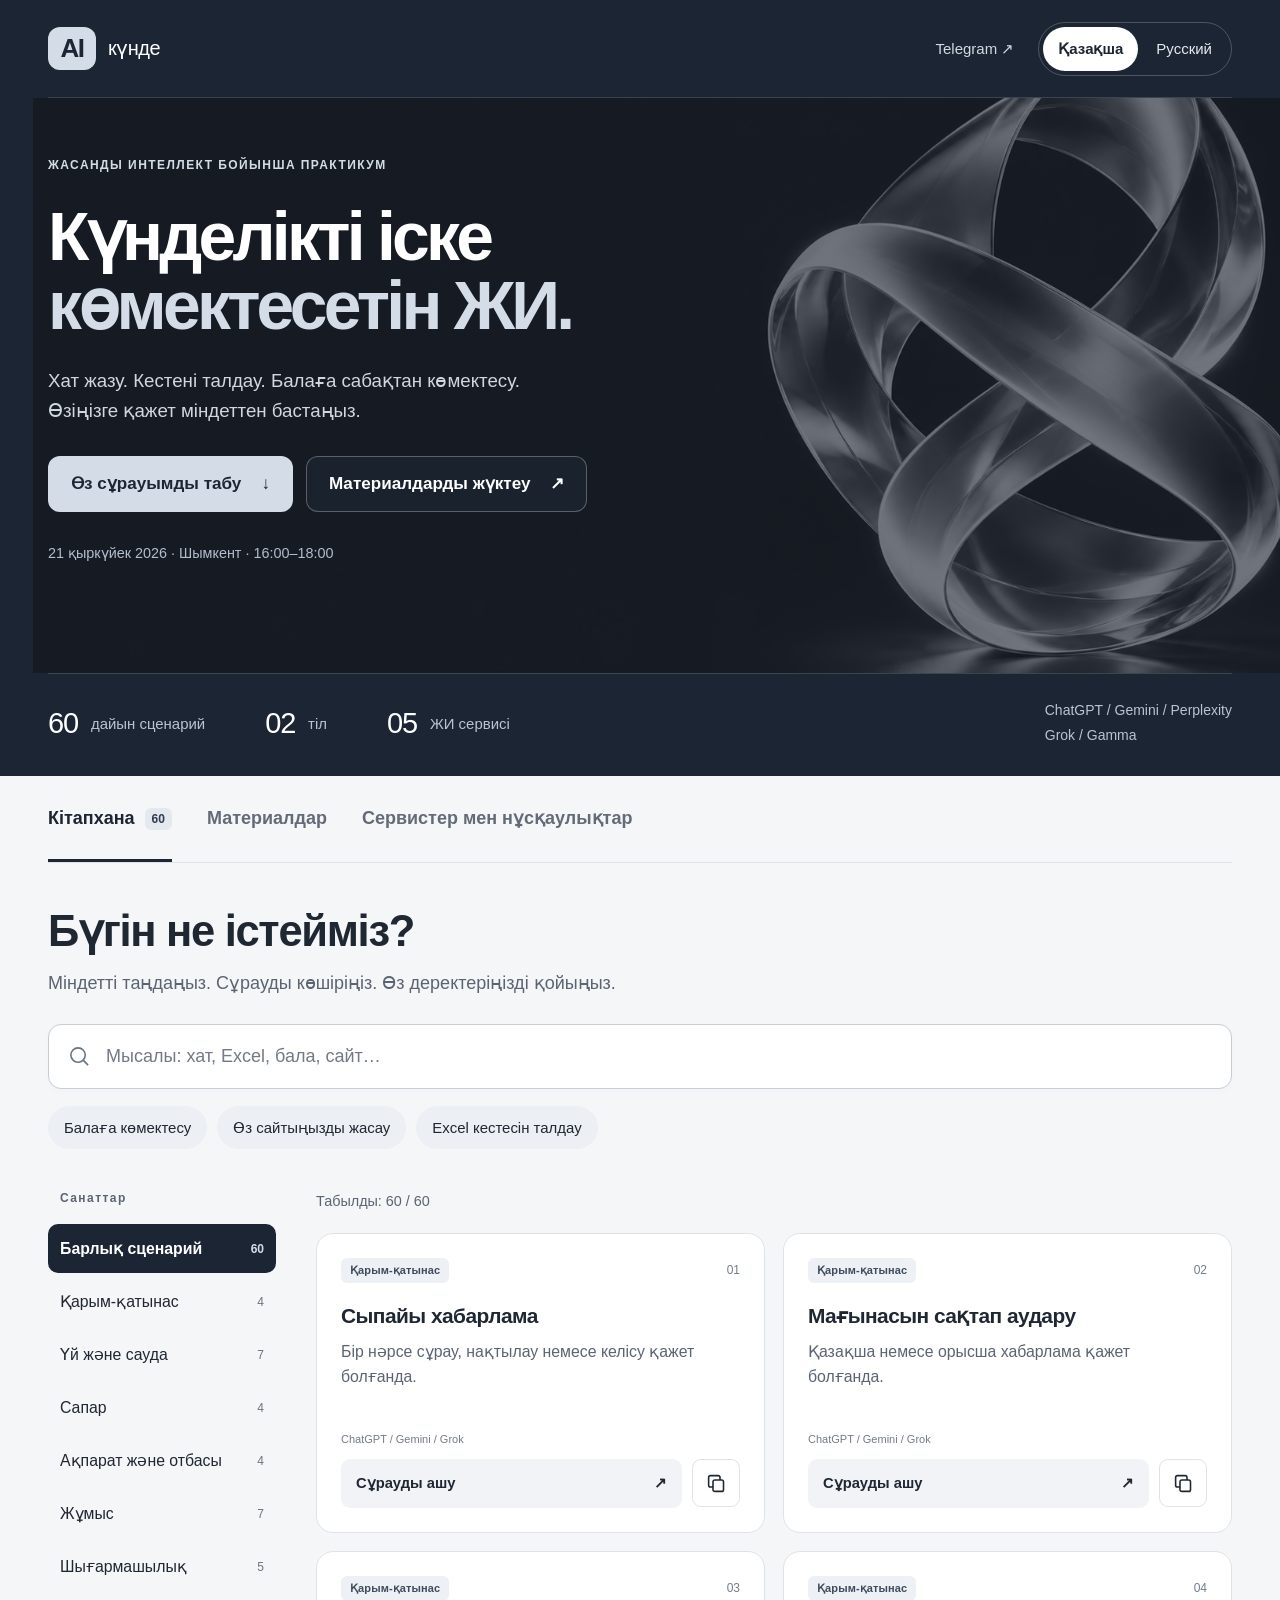
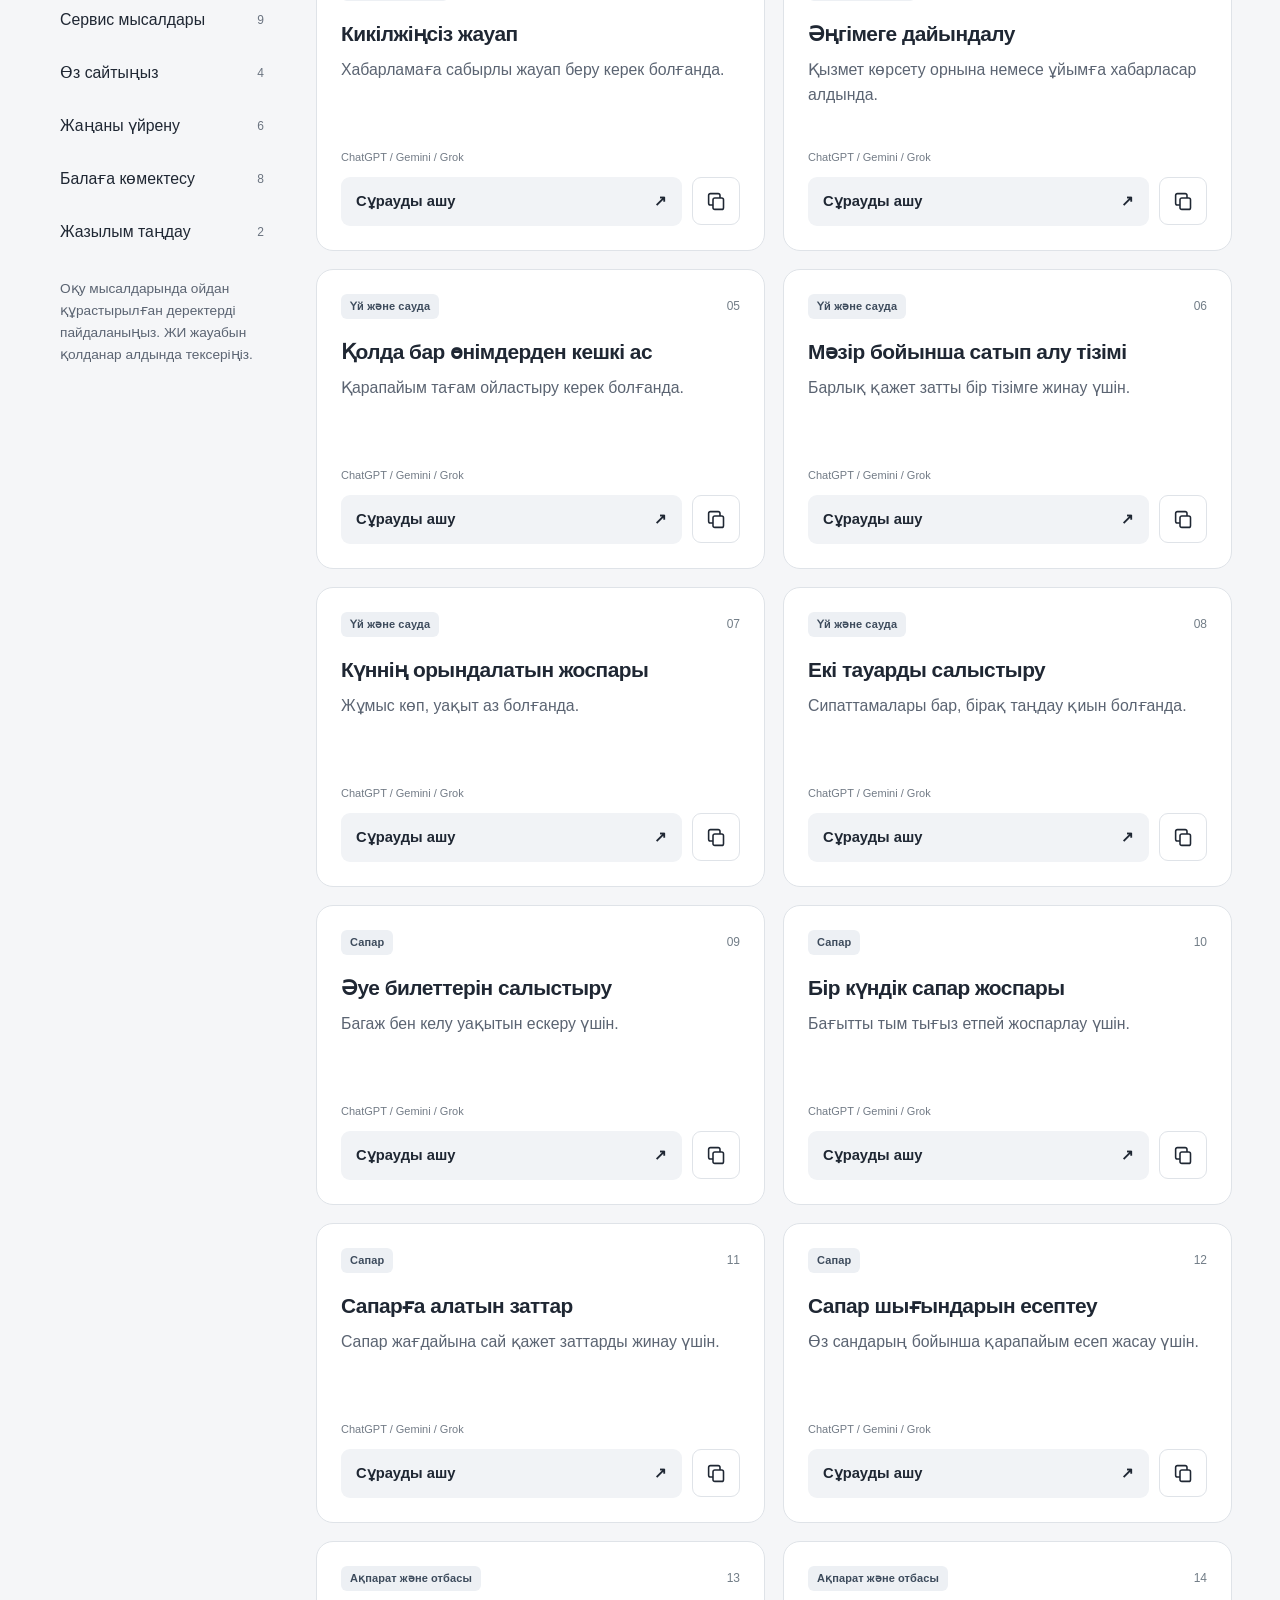
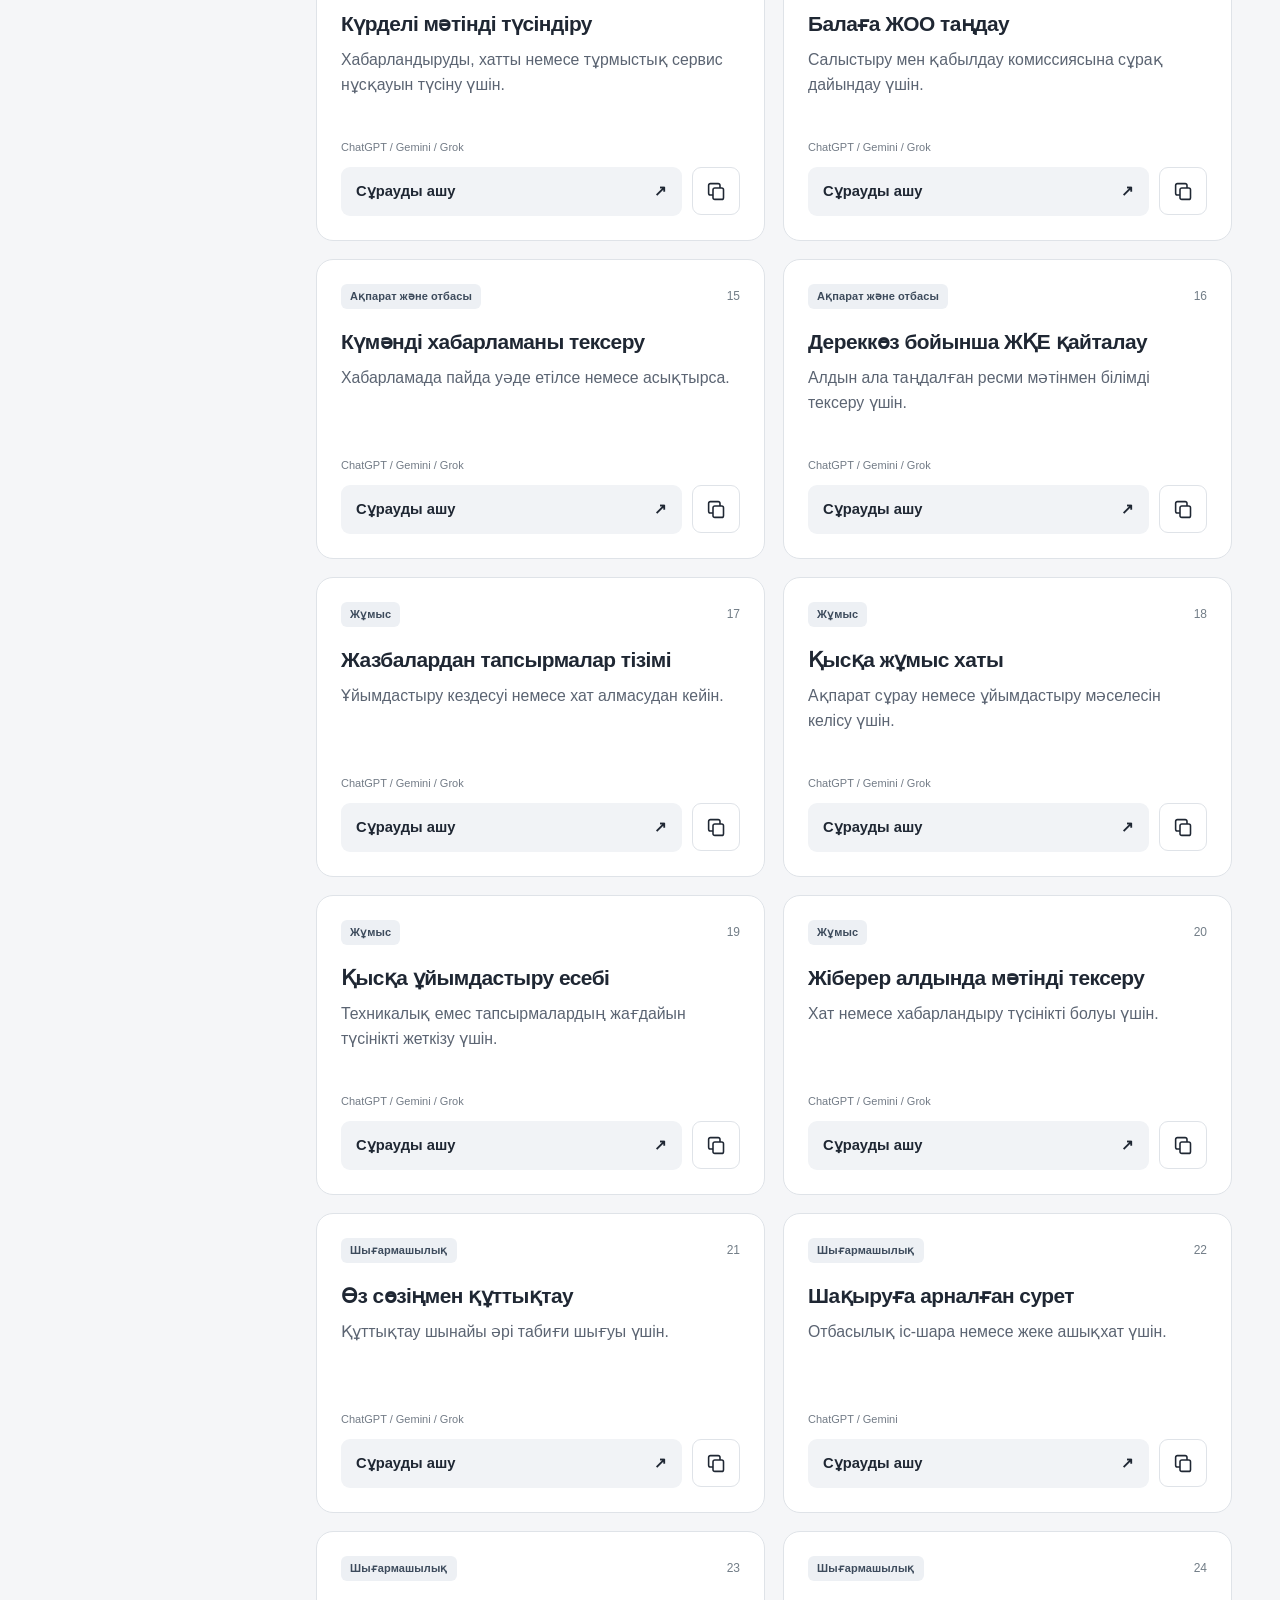
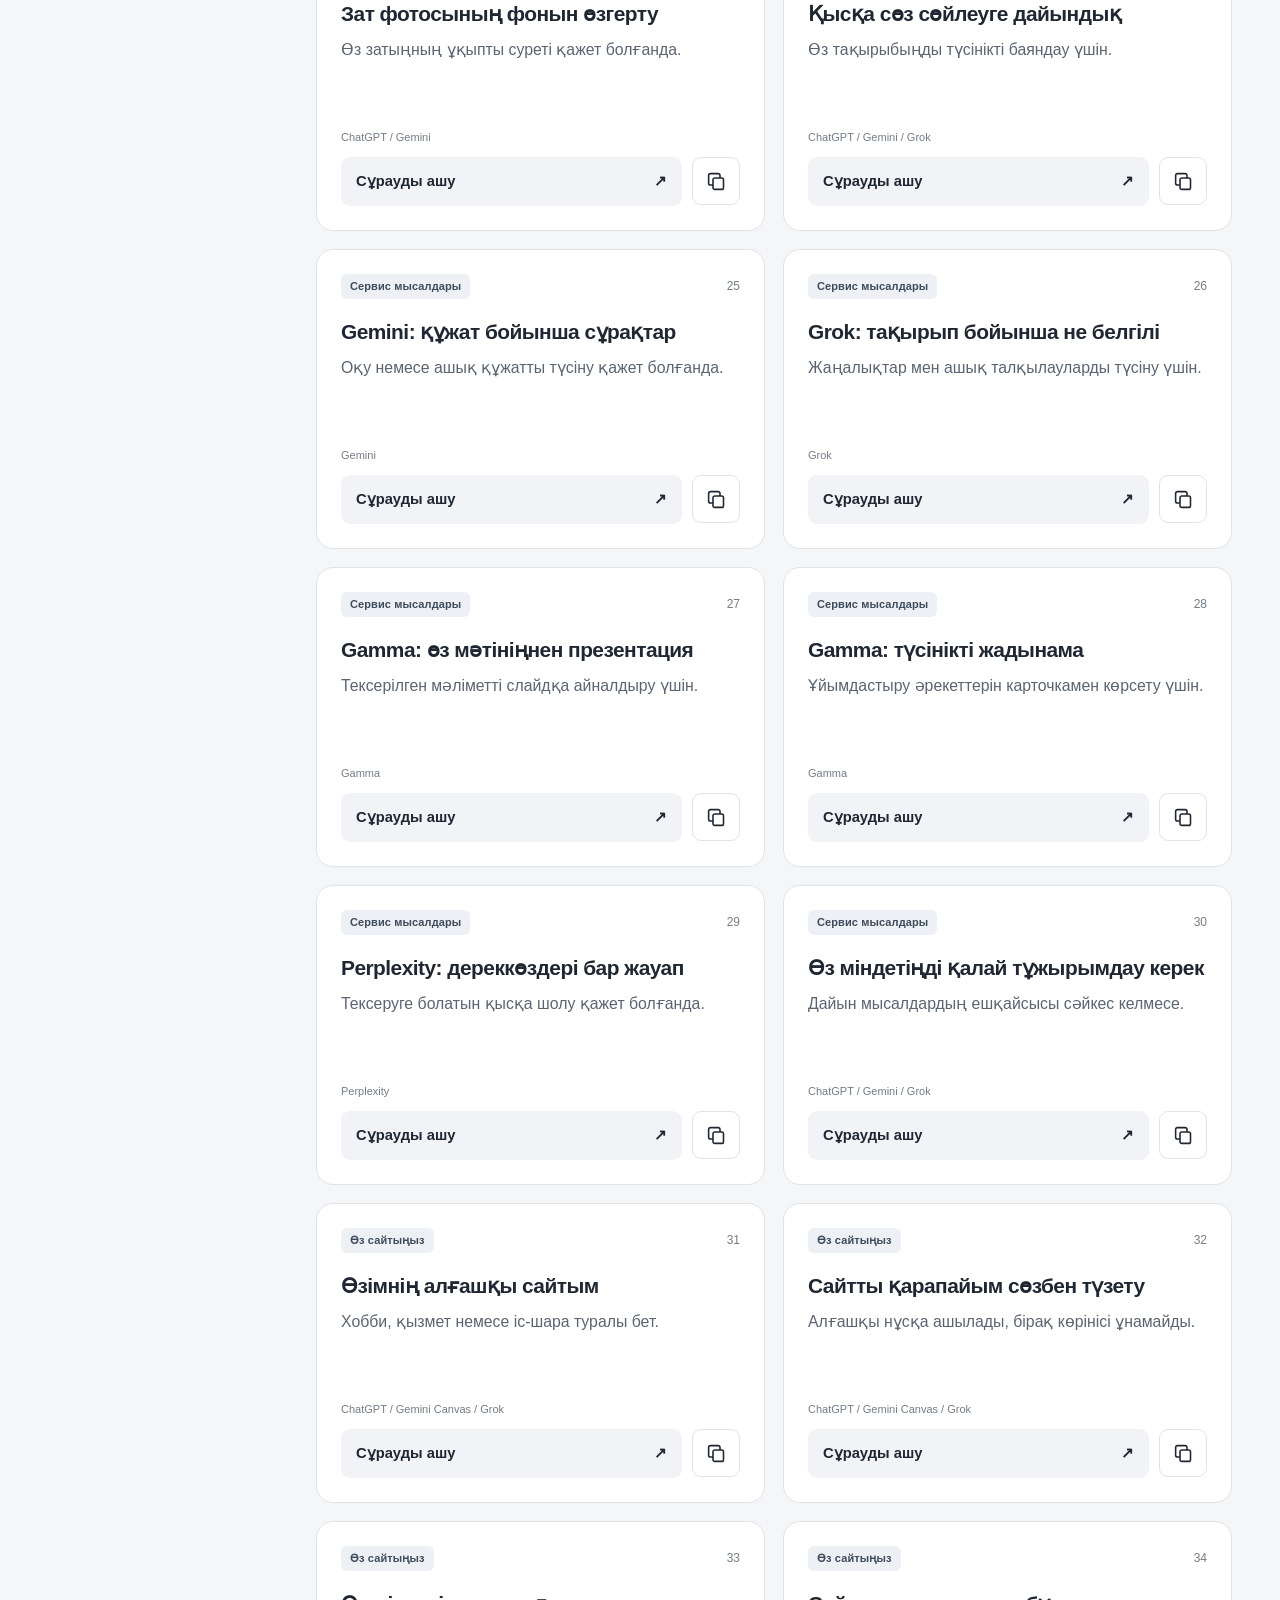
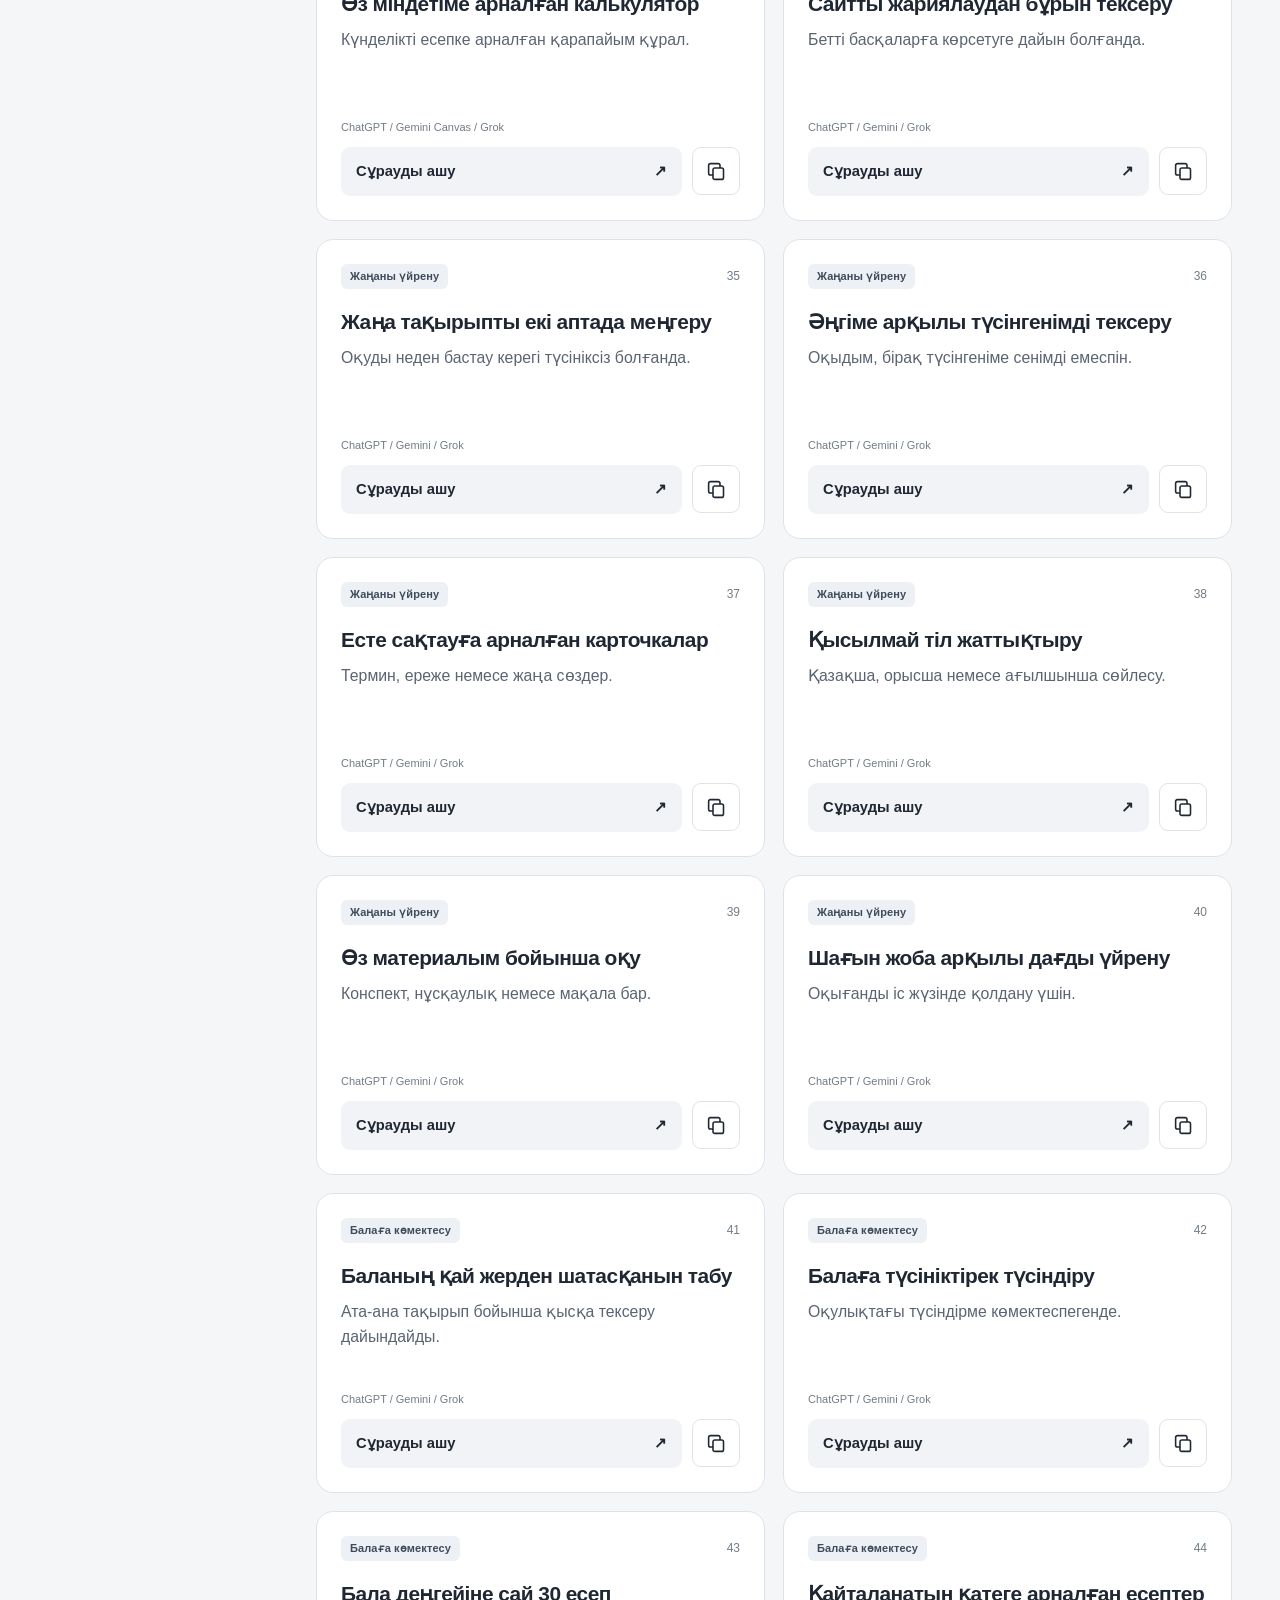
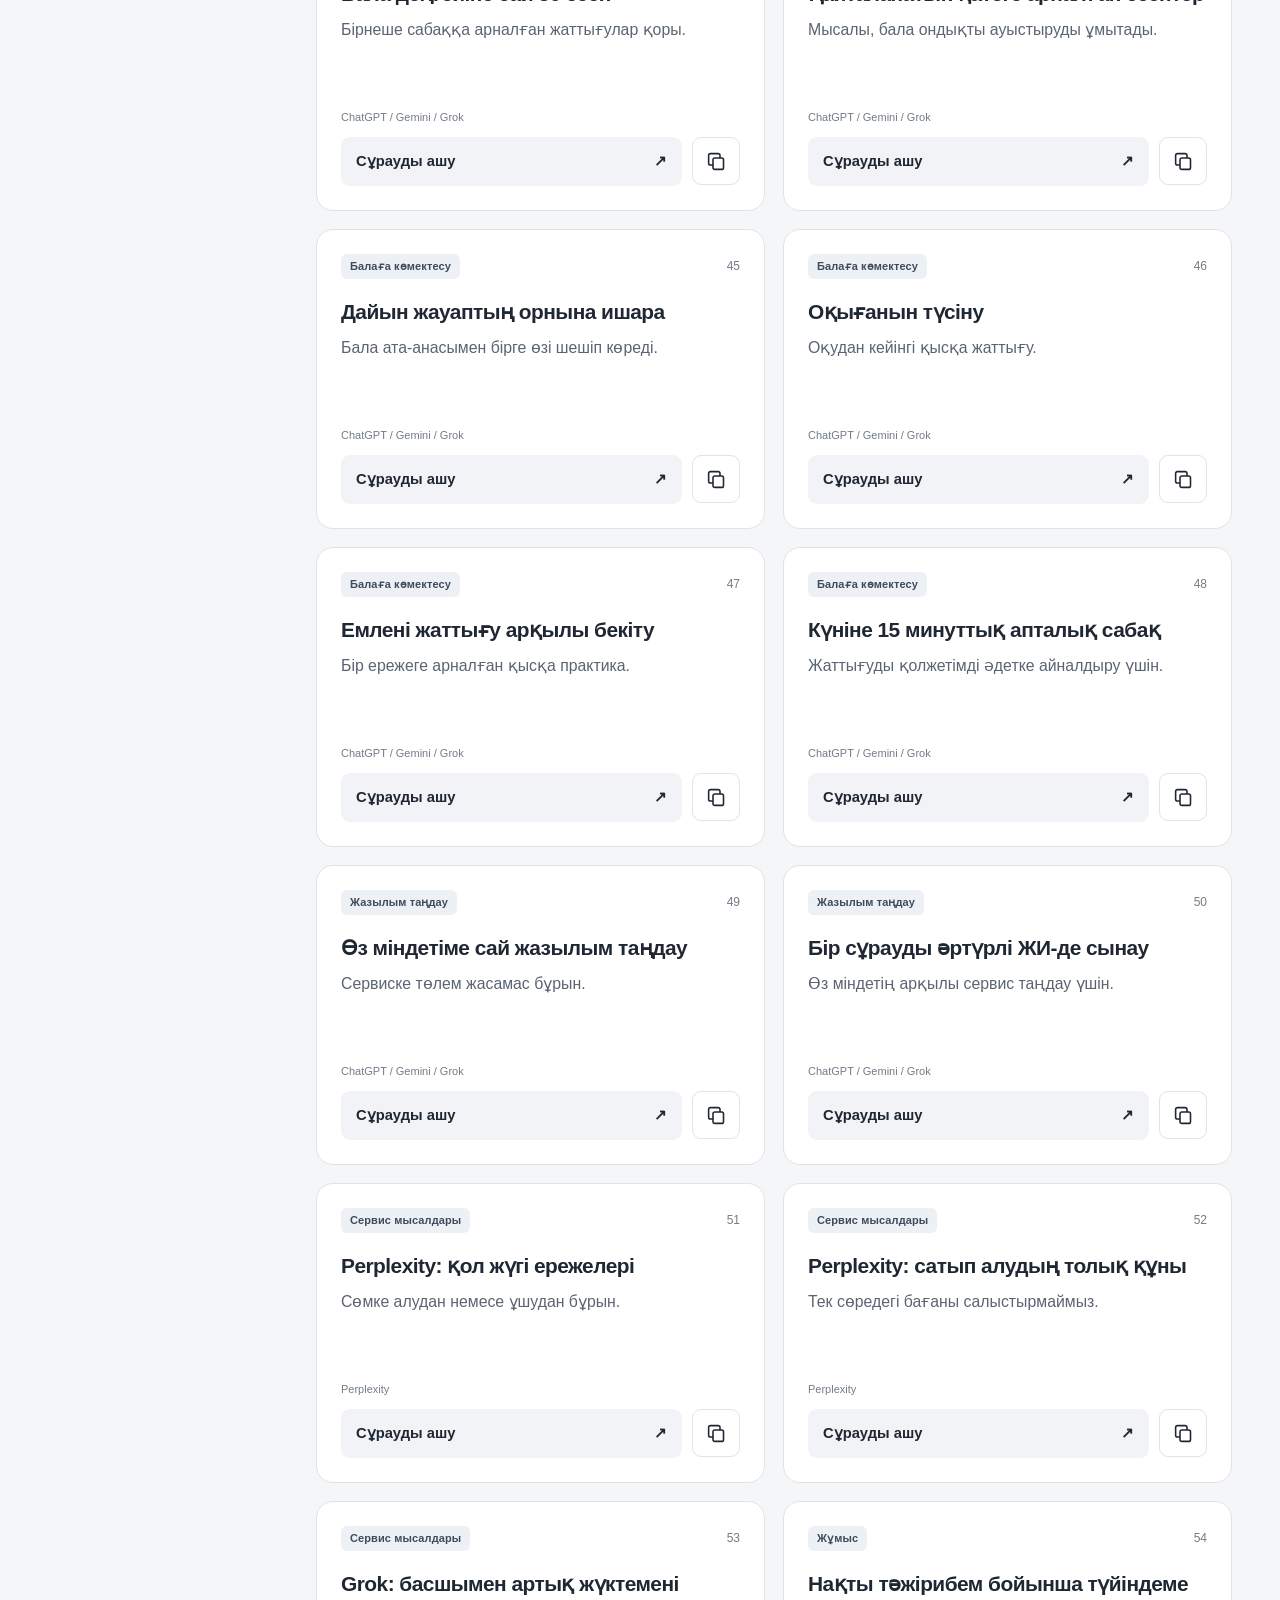
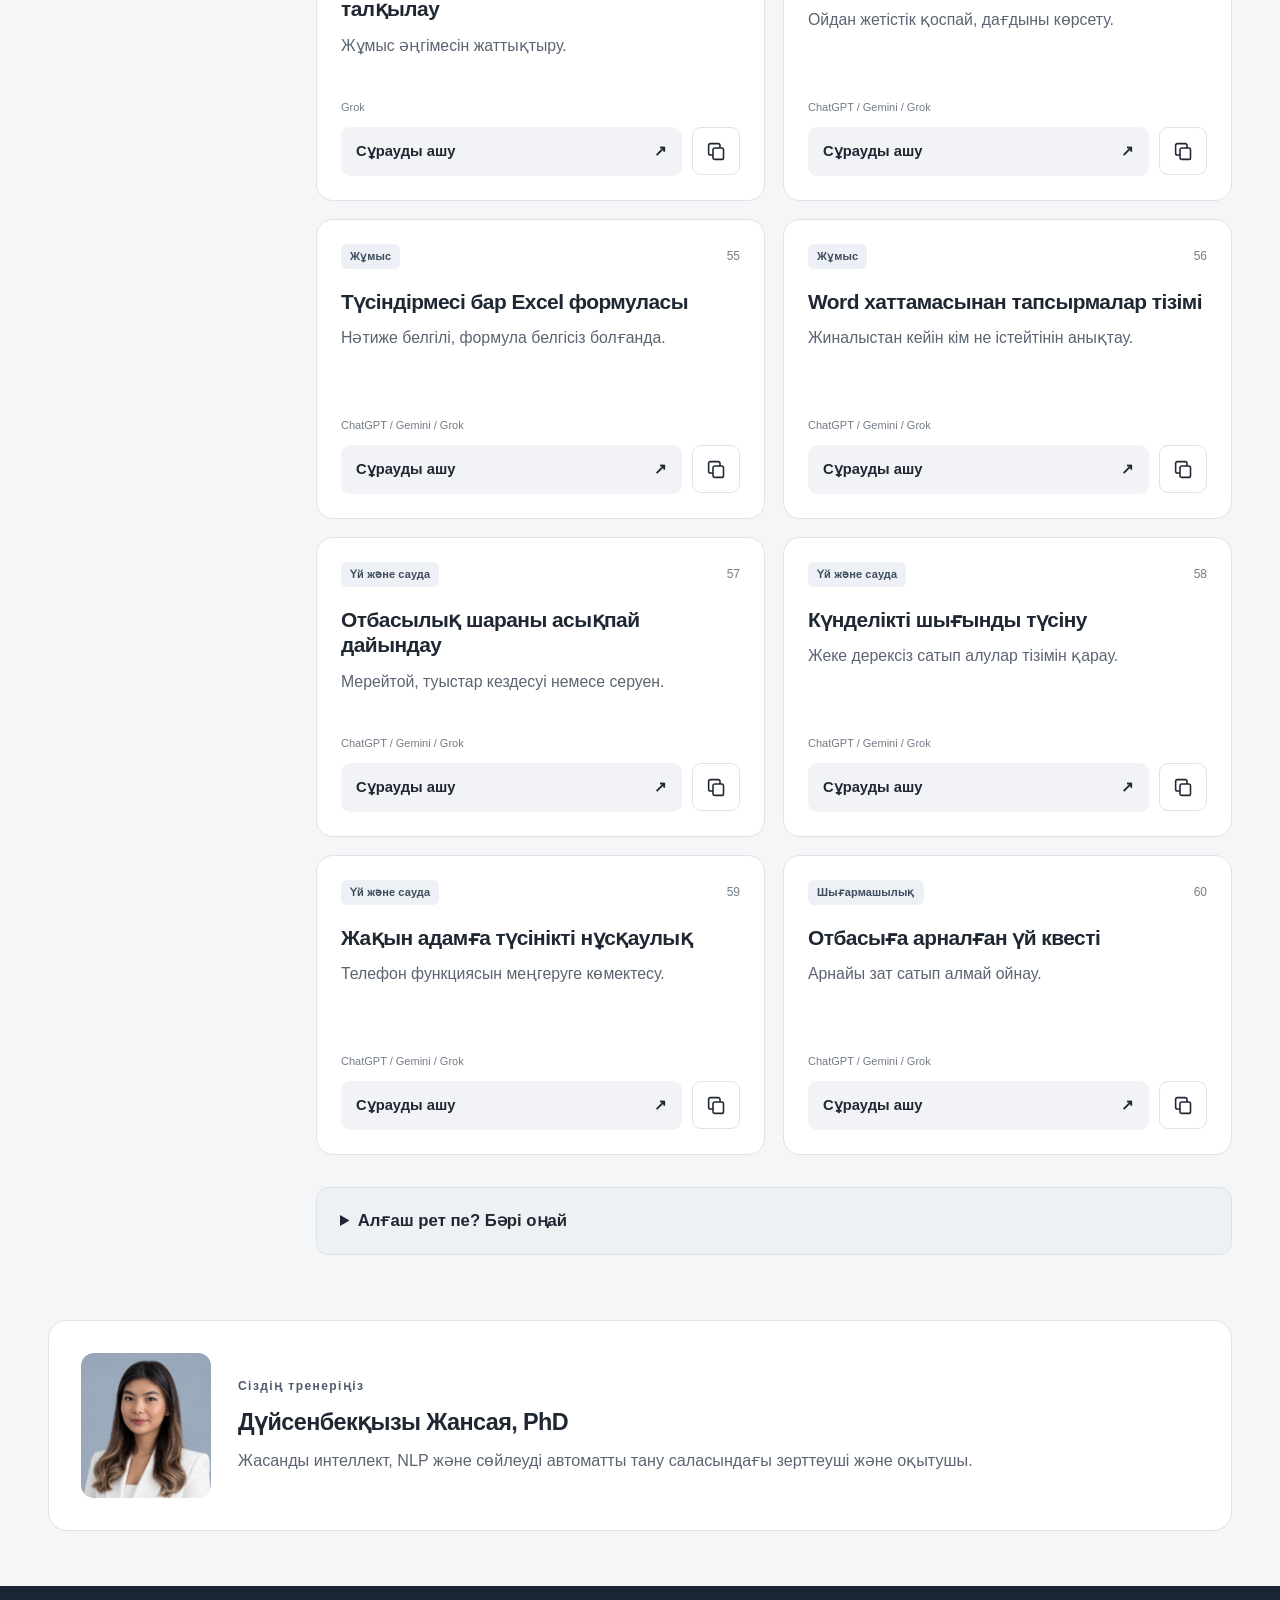
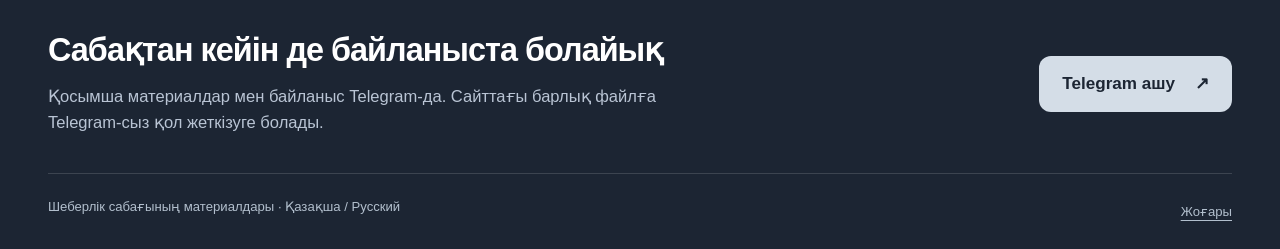
<file: library.html>
<!doctype html><html lang="kk"><meta charset="utf-8"><meta name="viewport" content="width=device-width,initial-scale=1"><title>AI кітапханасы / Библиотека</title><script>location.replace("./"+location.search+"#workspace");</script><p><a href="./#workspace">Кітапхана / Библиотека</a></p></html>
</file>
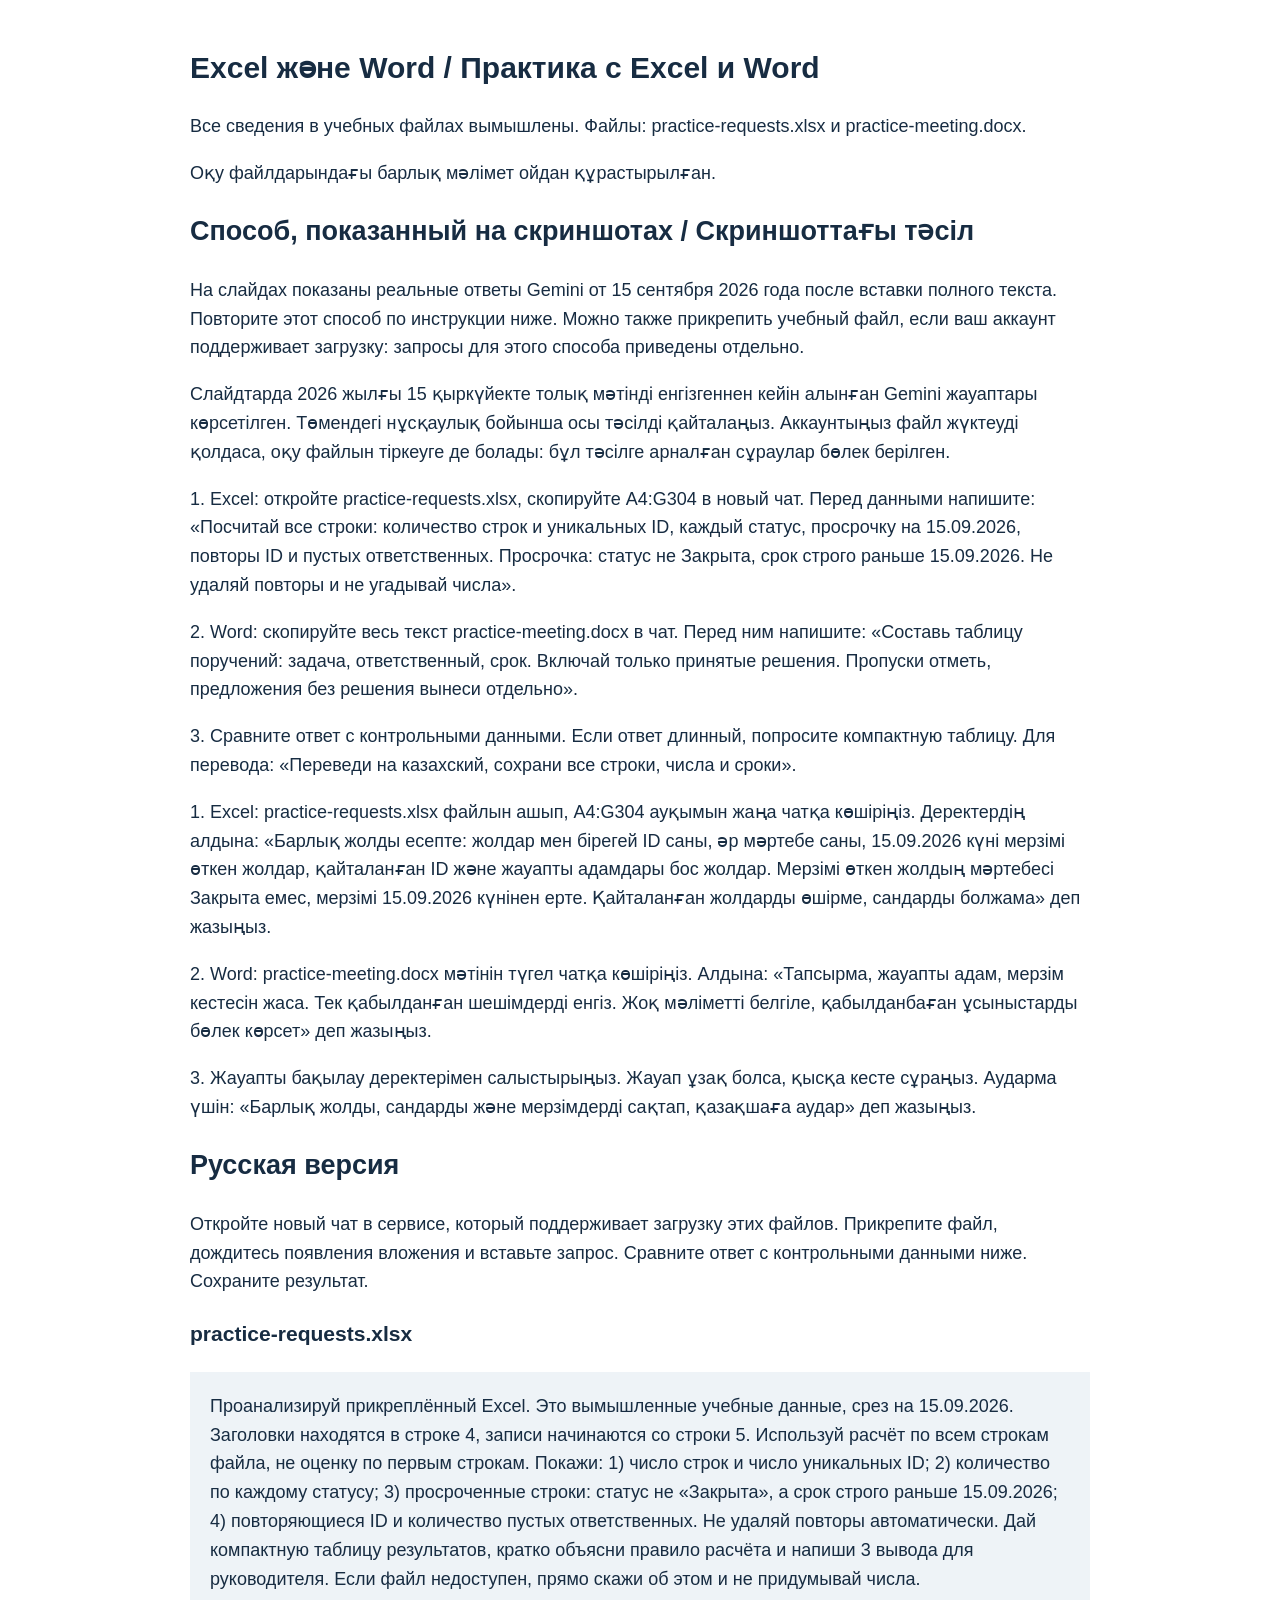
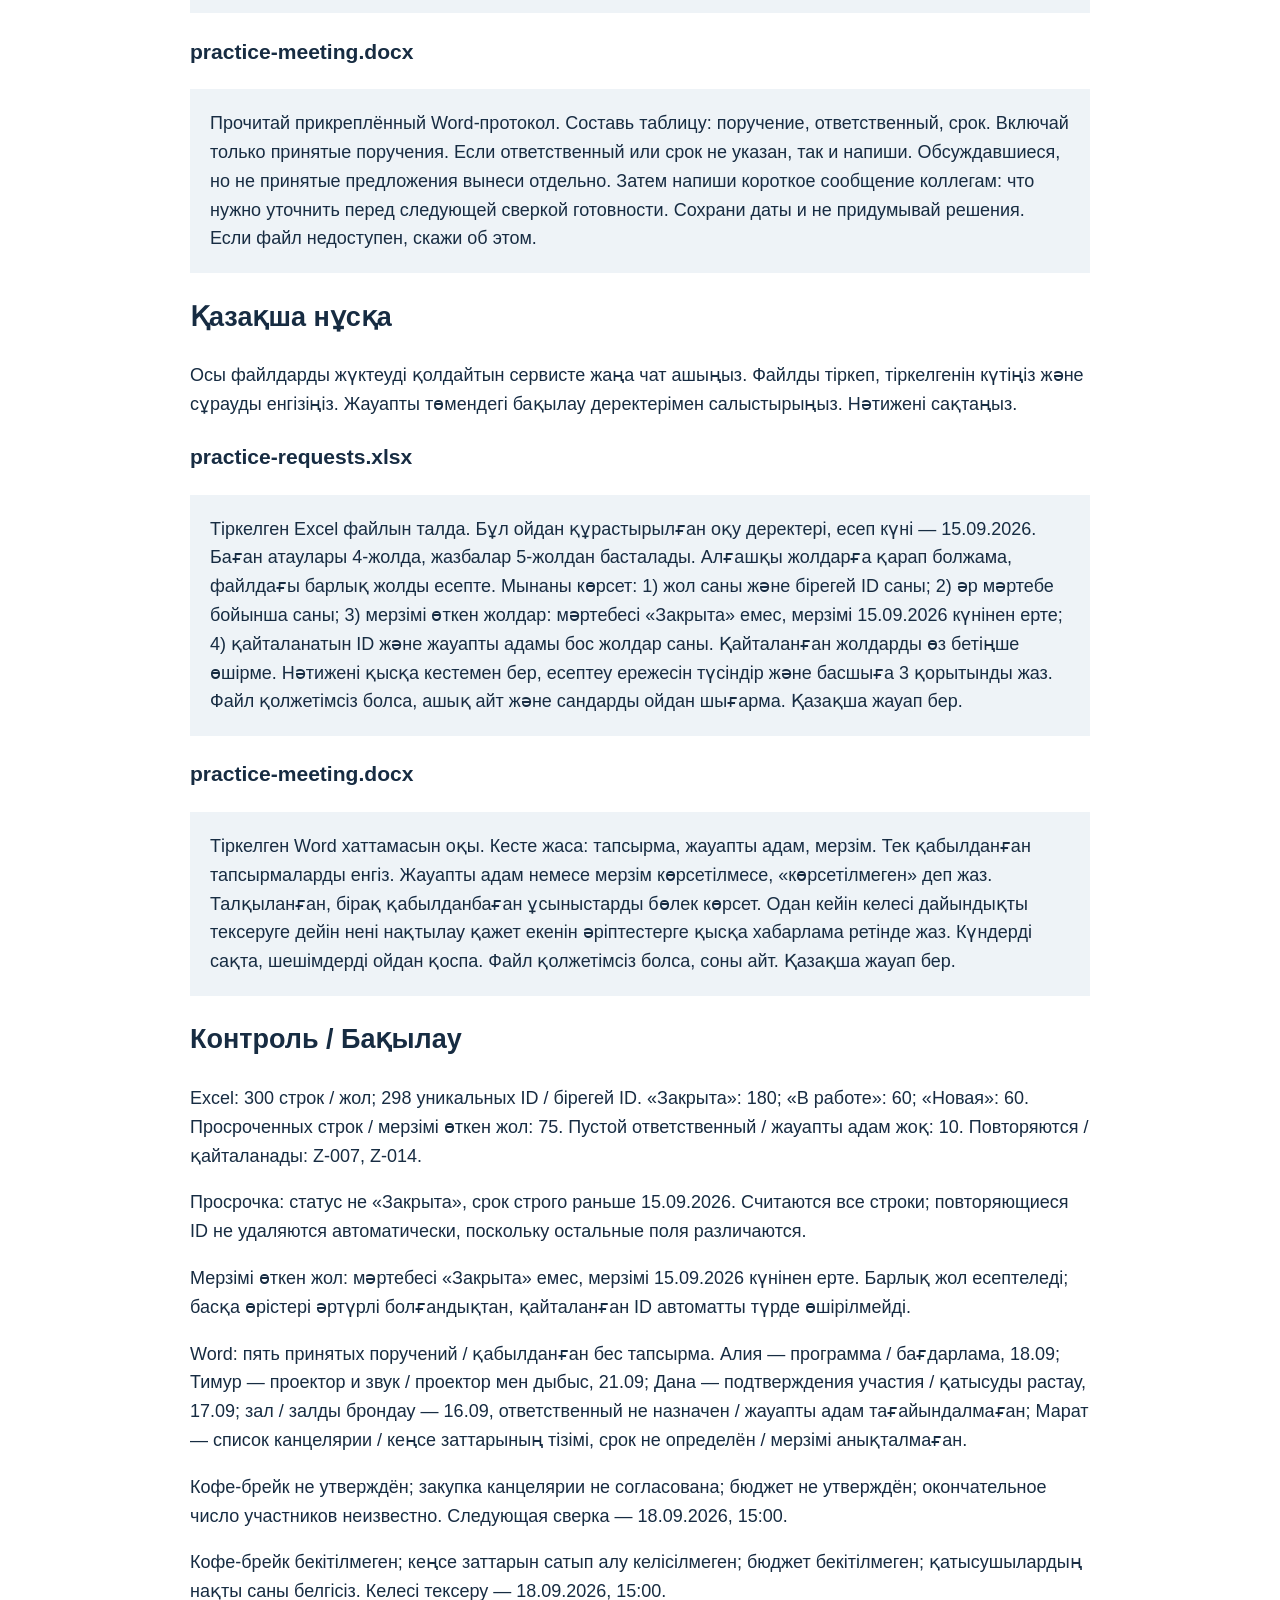
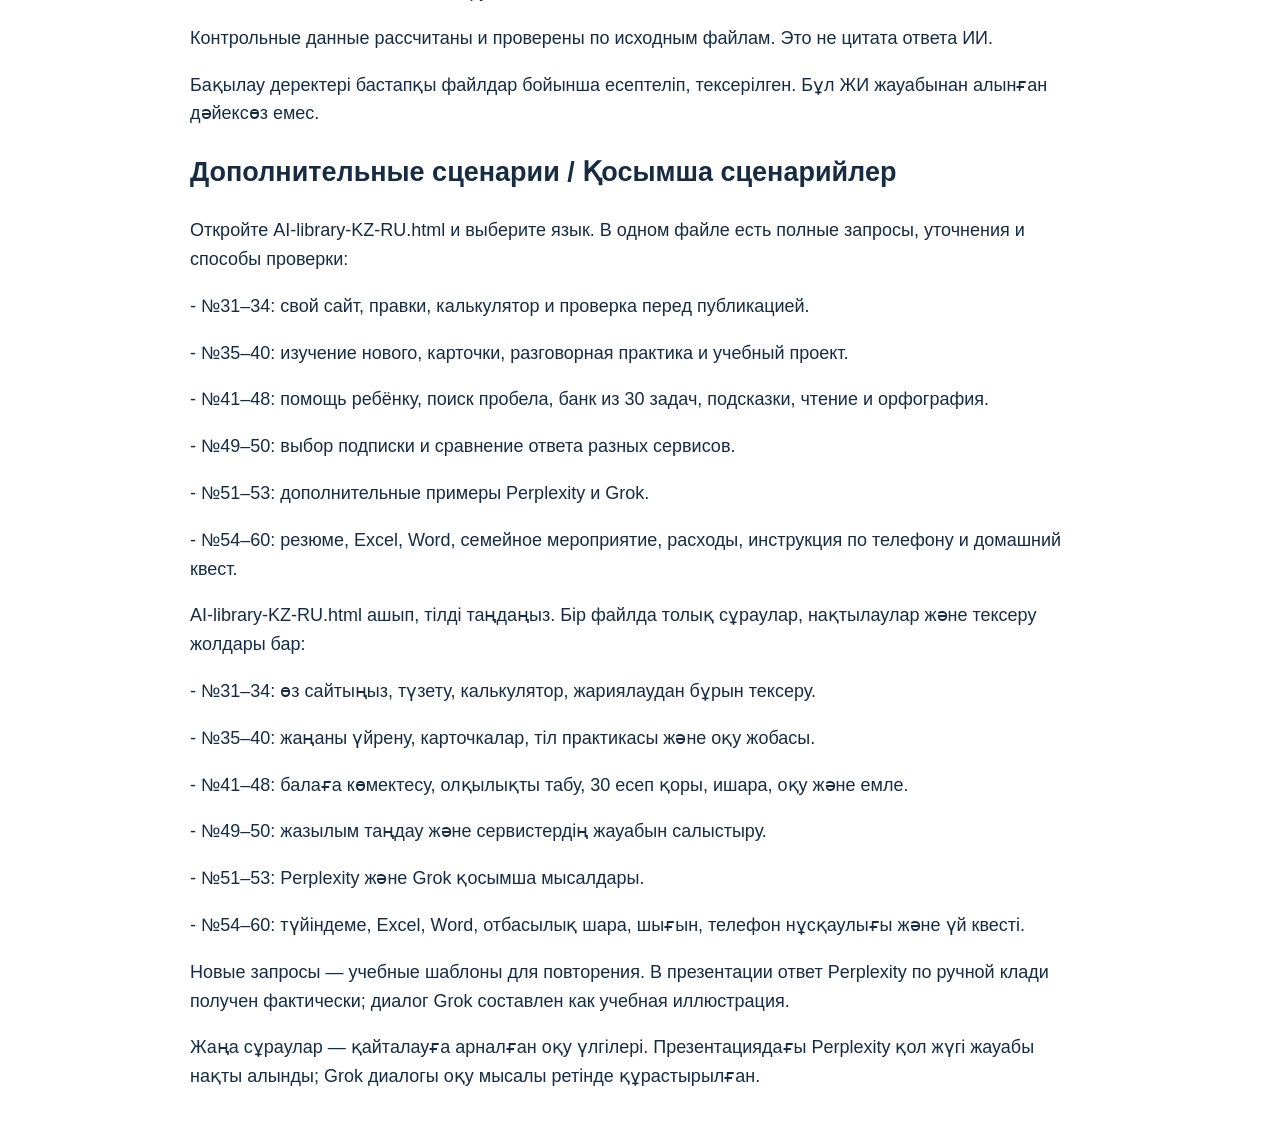
<file: practice-guide.html>
<!doctype html><html lang="kk"><head><meta charset="utf-8"><meta name="viewport" content="width=device-width,initial-scale=1"><title>Практика • Практика</title><style>body{font:18px/1.6 Arial,sans-serif;max-width:900px;margin:auto;padding:24px;color:#172c42}pre{white-space:pre-wrap;background:#eef3f7;padding:20px;font:inherit}h1{font-size:30px}.back{display:none}</style><link rel="icon" type="image/svg+xml" href="data:image/svg+xml,%3Csvg xmlns=%27http://www.w3.org/2000/svg%27 viewBox=%270 0 40 40%27%3E%3Crect width=%2740%27 height=%2740%27 rx=%278%27 fill=%27%23143250%27/%3E%3Ctext x=%2720%27 y=%2727%27 text-anchor=%27middle%27 font-size=%2721%27 font-family=%27Arial%27 fill=%27white%27%3EAI%3C/text%3E%3C/svg%3E"></head><body><main class="reading"><a class="back" href="./">← Материалдар / Материалы</a><h1>Excel және Word / Практика с Excel и Word</h1><p>Все сведения в учебных файлах вымышлены. Файлы: practice-requests.xlsx и practice-meeting.docx.</p><p>Оқу файлдарындағы барлық мәлімет ойдан құрастырылған.</p><h2>Способ, показанный на скриншотах / Скриншоттағы тәсіл</h2><p>На слайдах показаны реальные ответы Gemini от 15 сентября 2026 года после вставки полного текста. Повторите этот способ по инструкции ниже. Можно также прикрепить учебный файл, если ваш аккаунт поддерживает загрузку: запросы для этого способа приведены отдельно.</p><p>Слайдтарда 2026 жылғы 15 қыркүйекте толық мәтінді енгізгеннен кейін алынған Gemini жауаптары көрсетілген. Төмендегі нұсқаулық бойынша осы тәсілді қайталаңыз. Аккаунтыңыз файл жүктеуді қолдаса, оқу файлын тіркеуге де болады: бұл тәсілге арналған сұраулар бөлек берілген.</p><p>1. Excel: откройте practice-requests.xlsx, скопируйте A4:G304 в новый чат. Перед данными напишите: «Посчитай все строки: количество строк и уникальных ID, каждый статус, просрочку на 15.09.2026, повторы ID и пустых ответственных. Просрочка: статус не Закрыта, срок строго раньше 15.09.2026. Не удаляй повторы и не угадывай числа».</p><p>2. Word: скопируйте весь текст practice-meeting.docx в чат. Перед ним напишите: «Составь таблицу поручений: задача, ответственный, срок. Включай только принятые решения. Пропуски отметь, предложения без решения вынеси отдельно».</p><p>3. Сравните ответ с контрольными данными. Если ответ длинный, попросите компактную таблицу. Для перевода: «Переведи на казахский, сохрани все строки, числа и сроки».</p><p>1. Excel: practice-requests.xlsx файлын ашып, A4:G304 ауқымын жаңа чатқа көшіріңіз. Деректердің алдына: «Барлық жолды есепте: жолдар мен бірегей ID саны, әр мәртебе саны, 15.09.2026 күні мерзімі өткен жолдар, қайталанған ID және жауапты адамдары бос жолдар. Мерзімі өткен жолдың мәртебесі Закрыта емес, мерзімі 15.09.2026 күнінен ерте. Қайталанған жолдарды өшірме, сандарды болжама» деп жазыңыз.</p><p>2. Word: practice-meeting.docx мәтінін түгел чатқа көшіріңіз. Алдына: «Тапсырма, жауапты адам, мерзім кестесін жаса. Тек қабылданған шешімдерді енгіз. Жоқ мәліметті белгіле, қабылданбаған ұсыныстарды бөлек көрсет» деп жазыңыз.</p><p>3. Жауапты бақылау деректерімен салыстырыңыз. Жауап ұзақ болса, қысқа кесте сұраңыз. Аударма үшін: «Барлық жолды, сандарды және мерзімдерді сақтап, қазақшаға аудар» деп жазыңыз.</p><h2>Русская версия</h2><p>Откройте новый чат в сервисе, который поддерживает загрузку этих файлов. Прикрепите файл, дождитесь появления вложения и вставьте запрос. Сравните ответ с контрольными данными ниже. Сохраните результат.</p><h3>practice-requests.xlsx</h3><pre>Проанализируй прикреплённый Excel. Это вымышленные учебные данные, срез на 15.09.2026. Заголовки находятся в строке 4, записи начинаются со строки 5. Используй расчёт по всем строкам файла, не оценку по первым строкам. Покажи: 1) число строк и число уникальных ID; 2) количество по каждому статусу; 3) просроченные строки: статус не «Закрыта», а срок строго раньше 15.09.2026; 4) повторяющиеся ID и количество пустых ответственных. Не удаляй повторы автоматически. Дай компактную таблицу результатов, кратко объясни правило расчёта и напиши 3 вывода для руководителя. Если файл недоступен, прямо скажи об этом и не придумывай числа.</pre><h3>practice-meeting.docx</h3><pre>Прочитай прикреплённый Word-протокол. Составь таблицу: поручение, ответственный, срок. Включай только принятые поручения. Если ответственный или срок не указан, так и напиши. Обсуждавшиеся, но не принятые предложения вынеси отдельно. Затем напиши короткое сообщение коллегам: что нужно уточнить перед следующей сверкой готовности. Сохрани даты и не придумывай решения. Если файл недоступен, скажи об этом.</pre><h2>Қазақша нұсқа</h2><p>Осы файлдарды жүктеуді қолдайтын сервисте жаңа чат ашыңыз. Файлды тіркеп, тіркелгенін күтіңіз және сұрауды енгізіңіз. Жауапты төмендегі бақылау деректерімен салыстырыңыз. Нәтижені сақтаңыз.</p><h3>practice-requests.xlsx</h3><pre>Тіркелген Excel файлын талда. Бұл ойдан құрастырылған оқу деректері, есеп күні — 15.09.2026. Баған атаулары 4-жолда, жазбалар 5-жолдан басталады. Алғашқы жолдарға қарап болжама, файлдағы барлық жолды есепте. Мынаны көрсет: 1) жол саны және бірегей ID саны; 2) әр мәртебе бойынша саны; 3) мерзімі өткен жолдар: мәртебесі «Закрыта» емес, мерзімі 15.09.2026 күнінен ерте; 4) қайталанатын ID және жауапты адамы бос жолдар саны. Қайталанған жолдарды өз бетіңше өшірме. Нәтижені қысқа кестемен бер, есептеу ережесін түсіндір және басшыға 3 қорытынды жаз. Файл қолжетімсіз болса, ашық айт және сандарды ойдан шығарма. Қазақша жауап бер.</pre><h3>practice-meeting.docx</h3><pre>Тіркелген Word хаттамасын оқы. Кесте жаса: тапсырма, жауапты адам, мерзім. Тек қабылданған тапсырмаларды енгіз. Жауапты адам немесе мерзім көрсетілмесе, «көрсетілмеген» деп жаз. Талқыланған, бірақ қабылданбаған ұсыныстарды бөлек көрсет. Одан кейін келесі дайындықты тексеруге дейін нені нақтылау қажет екенін әріптестерге қысқа хабарлама ретінде жаз. Күндерді сақта, шешімдерді ойдан қоспа. Файл қолжетімсіз болса, соны айт. Қазақша жауап бер.</pre><h2>Контроль / Бақылау</h2><p>Excel: 300 строк / жол; 298 уникальных ID / бірегей ID. «Закрыта»: 180; «В работе»: 60; «Новая»: 60. Просроченных строк / мерзімі өткен жол: 75. Пустой ответственный / жауапты адам жоқ: 10. Повторяются / қайталанады: Z-007, Z-014.</p><p>Просрочка: статус не «Закрыта», срок строго раньше 15.09.2026. Считаются все строки; повторяющиеся ID не удаляются автоматически, поскольку остальные поля различаются.</p><p>Мерзімі өткен жол: мәртебесі «Закрыта» емес, мерзімі 15.09.2026 күнінен ерте. Барлық жол есептеледі; басқа өрістері әртүрлі болғандықтан, қайталанған ID автоматты түрде өшірілмейді.</p><p>Word: пять принятых поручений / қабылданған бес тапсырма. Алия — программа / бағдарлама, 18.09; Тимур — проектор и звук / проектор мен дыбыс, 21.09; Дана — подтверждения участия / қатысуды растау, 17.09; зал / залды брондау — 16.09, ответственный не назначен / жауапты адам тағайындалмаған; Марат — список канцелярии / кеңсе заттарының тізімі, срок не определён / мерзімі анықталмаған.</p><p>Кофе-брейк не утверждён; закупка канцелярии не согласована; бюджет не утверждён; окончательное число участников неизвестно. Следующая сверка — 18.09.2026, 15:00.</p><p>Кофе-брейк бекітілмеген; кеңсе заттарын сатып алу келісілмеген; бюджет бекітілмеген; қатысушылардың нақты саны белгісіз. Келесі тексеру — 18.09.2026, 15:00.</p><p>Контрольные данные рассчитаны и проверены по исходным файлам. Это не цитата ответа ИИ.</p><p>Бақылау деректері бастапқы файлдар бойынша есептеліп, тексерілген. Бұл ЖИ жауабынан алынған дәйексөз емес.</p><h2>Дополнительные сценарии / Қосымша сценарийлер</h2><p>Откройте AI-library-KZ-RU.html и выберите язык. В одном файле есть полные запросы, уточнения и способы проверки:</p><p>- №31–34: свой сайт, правки, калькулятор и проверка перед публикацией.</p><p>- №35–40: изучение нового, карточки, разговорная практика и учебный проект.</p><p>- №41–48: помощь ребёнку, поиск пробела, банк из 30 задач, подсказки, чтение и орфография.</p><p>- №49–50: выбор подписки и сравнение ответа разных сервисов.</p><p>- №51–53: дополнительные примеры Perplexity и Grok.</p><p>- №54–60: резюме, Excel, Word, семейное мероприятие, расходы, инструкция по телефону и домашний квест.</p><p>AI-library-KZ-RU.html ашып, тілді таңдаңыз. Бір файлда толық сұраулар, нақтылаулар және тексеру жолдары бар:</p><p>- №31–34: өз сайтыңыз, түзету, калькулятор, жариялаудан бұрын тексеру.</p><p>- №35–40: жаңаны үйрену, карточкалар, тіл практикасы және оқу жобасы.</p><p>- №41–48: балаға көмектесу, олқылықты табу, 30 есеп қоры, ишара, оқу және емле.</p><p>- №49–50: жазылым таңдау және сервистердің жауабын салыстыру.</p><p>- №51–53: Perplexity және Grok қосымша мысалдары.</p><p>- №54–60: түйіндеме, Excel, Word, отбасылық шара, шығын, телефон нұсқаулығы және үй квесті.</p><p>Новые запросы — учебные шаблоны для повторения. В презентации ответ Perplexity по ручной клади получен фактически; диалог Grok составлен как учебная иллюстрация.</p><p>Жаңа сұраулар — қайталауға арналған оқу үлгілері. Презентациядағы Perplexity қол жүгі жауабы нақты алынды; Grok диалогы оқу мысалы ретінде құрастырылған.</p></main></body></html>
</file>
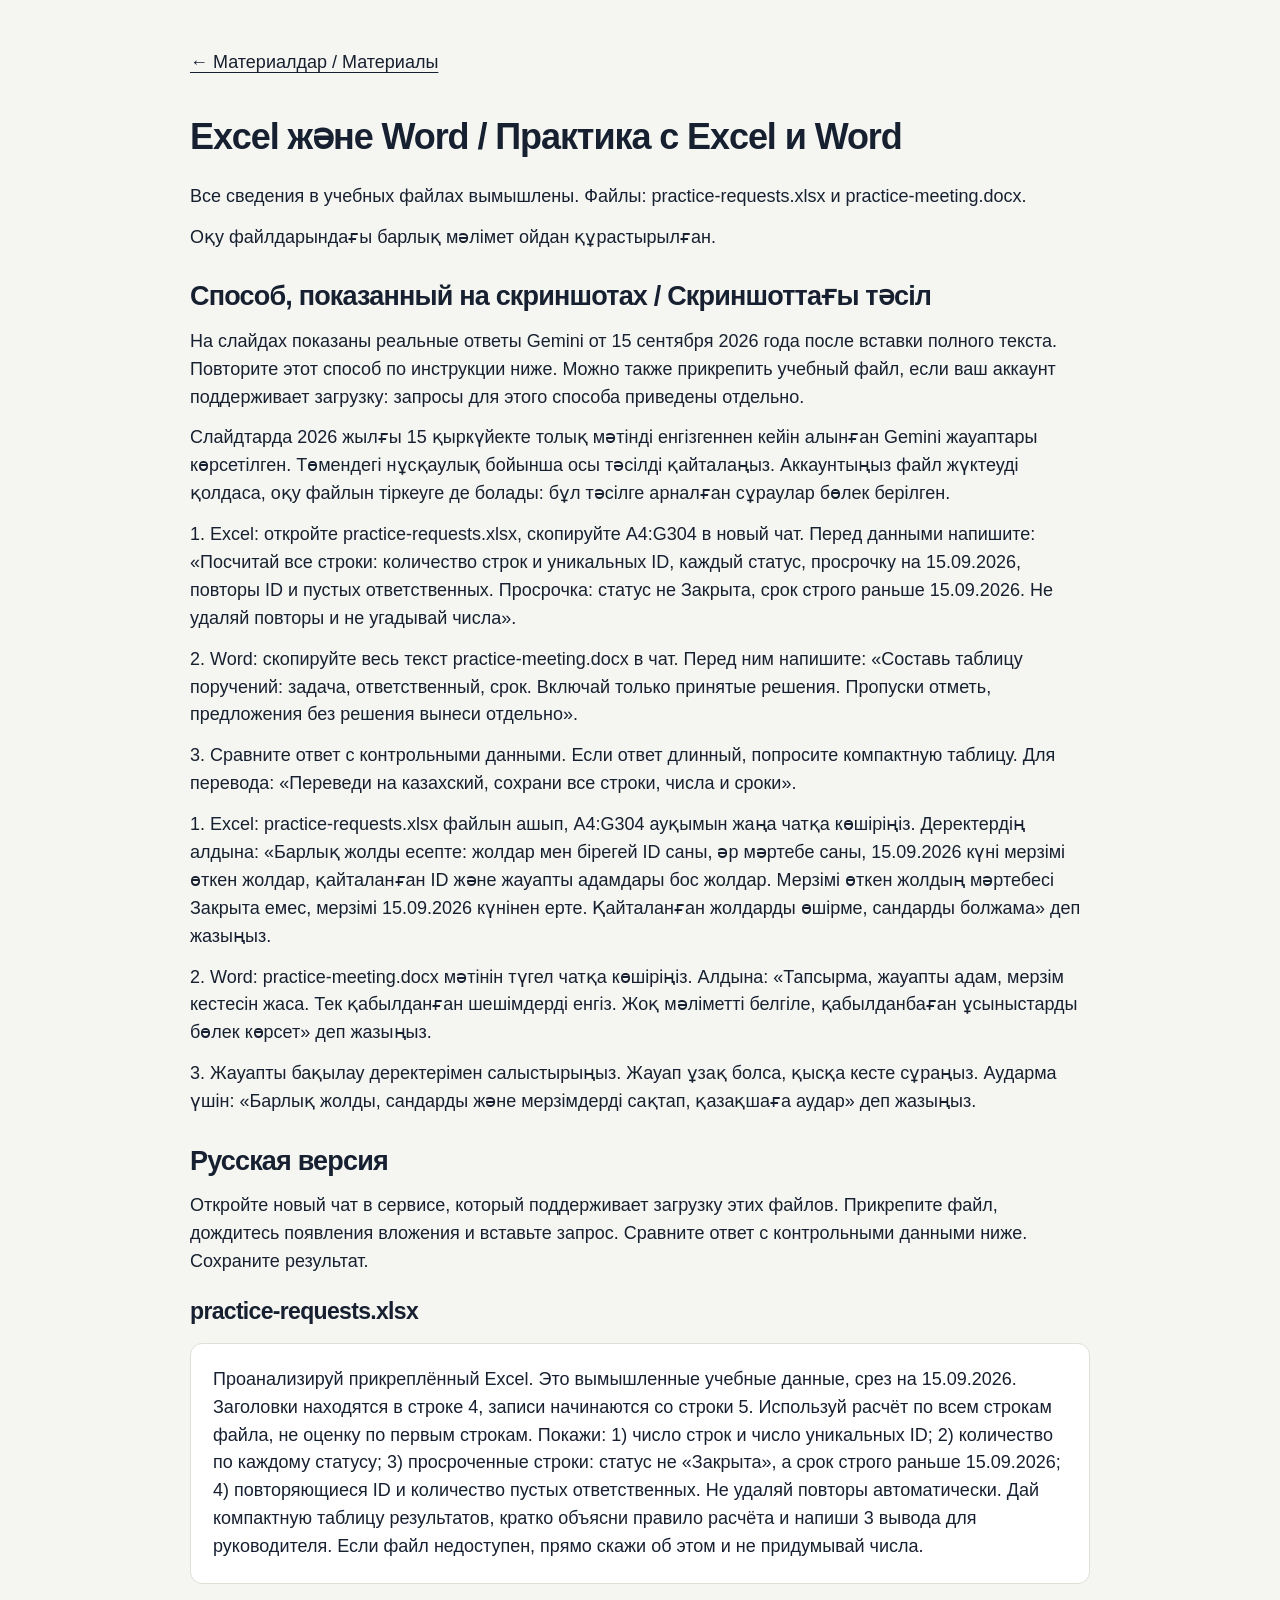
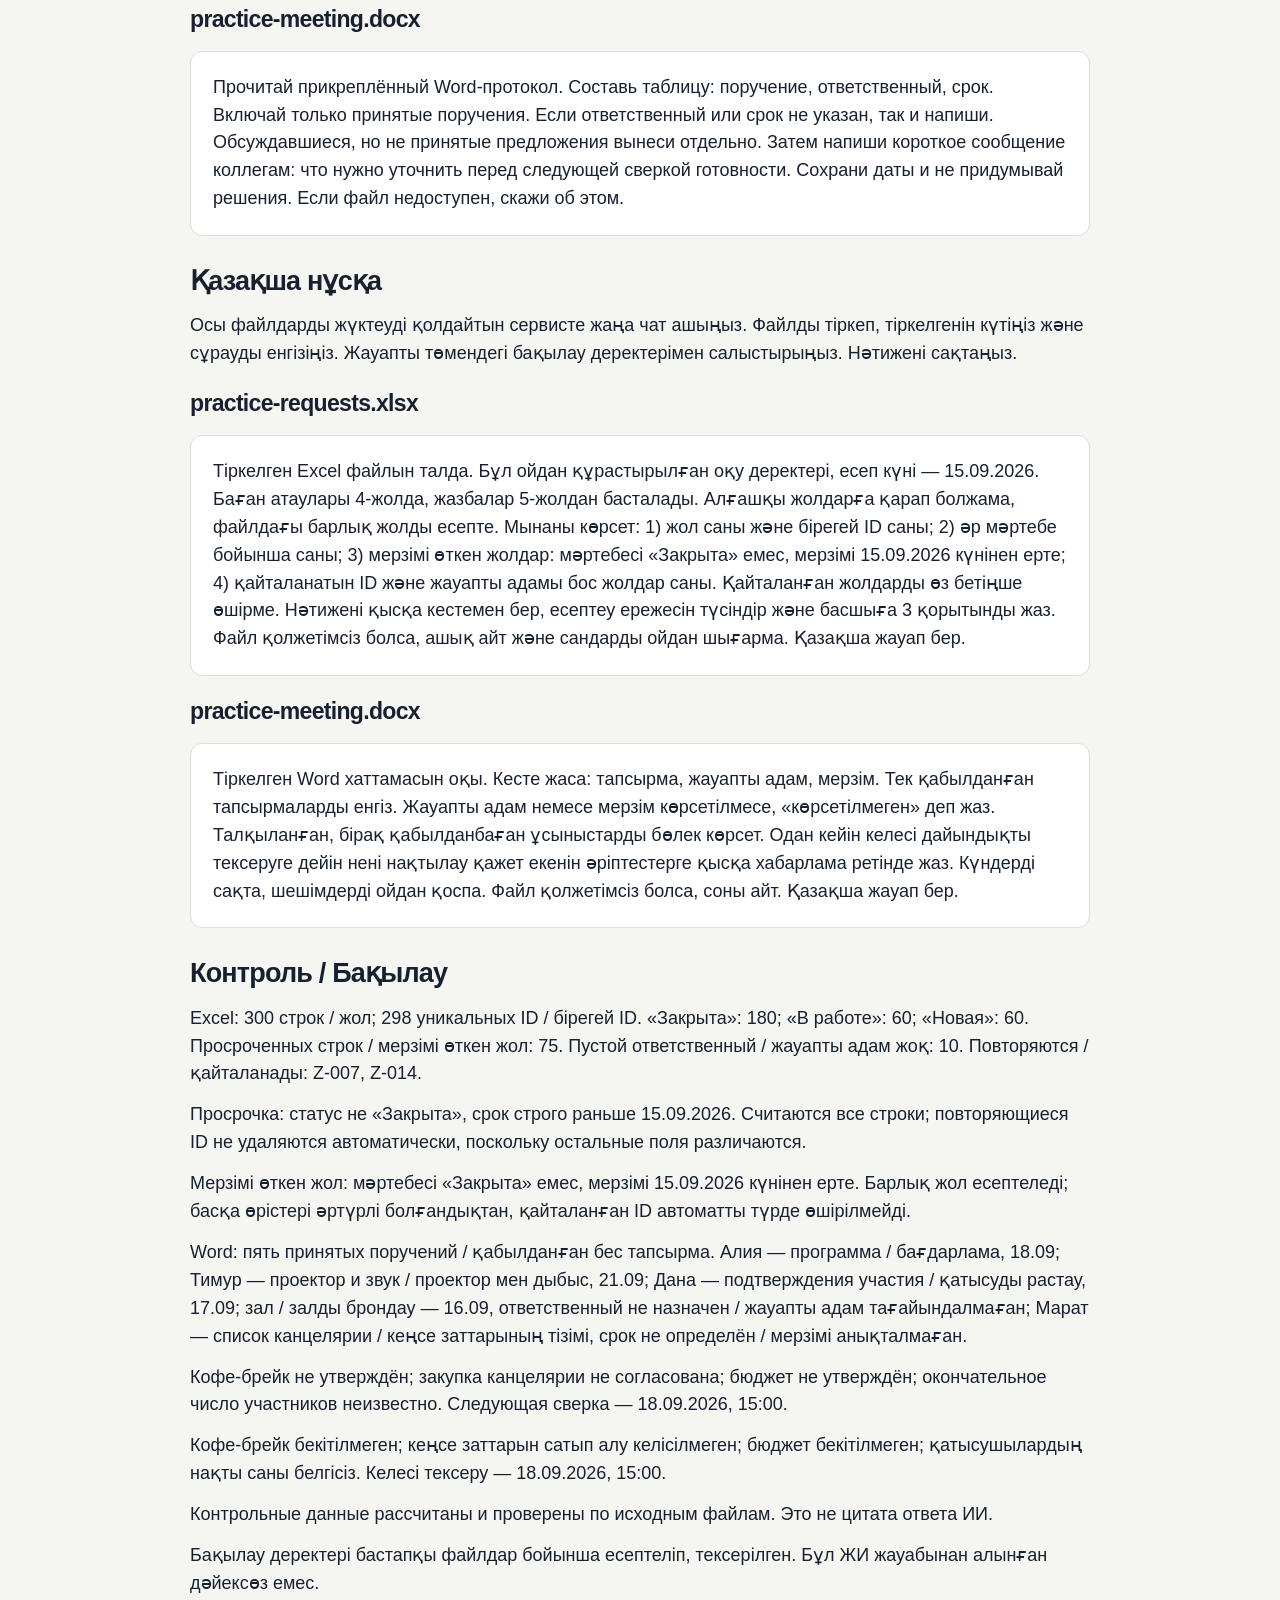
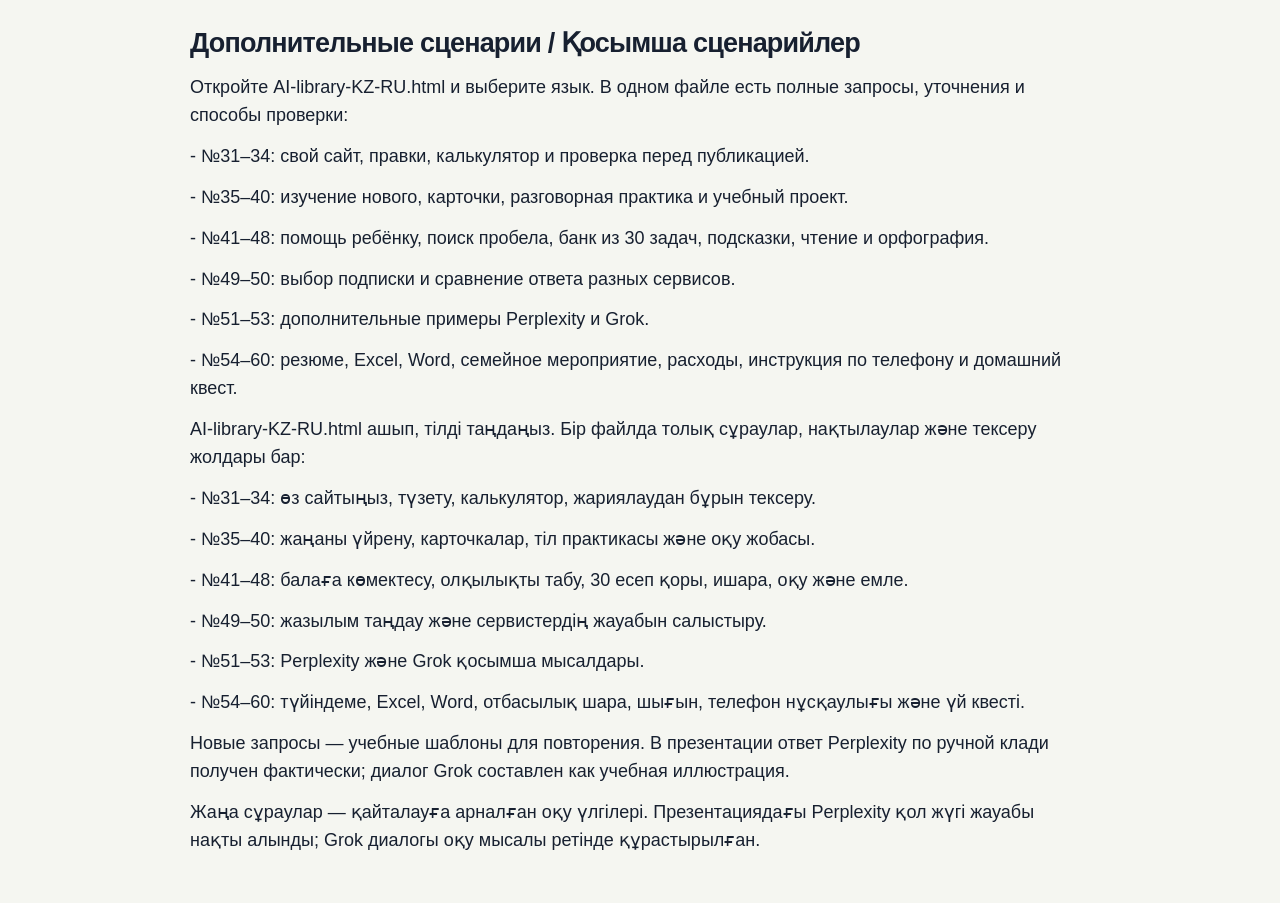
<file: practice.html>
<!doctype html><html lang="kk"><head><meta charset="utf-8"><meta name="viewport" content="width=device-width,initial-scale=1"><title>Практика • Практика</title><link rel="stylesheet" href="app.css"><link rel="icon" type="image/svg+xml" href="data:image/svg+xml,%3Csvg xmlns=%27http://www.w3.org/2000/svg%27 viewBox=%270 0 40 40%27%3E%3Crect width=%2740%27 height=%2740%27 rx=%278%27 fill=%27%23143250%27/%3E%3Ctext x=%2720%27 y=%2727%27 text-anchor=%27middle%27 font-size=%2721%27 font-family=%27Arial%27 fill=%27white%27%3EAI%3C/text%3E%3C/svg%3E"></head><body><main class="reading"><a class="back" href="./">← Материалдар / Материалы</a><h1>Excel және Word / Практика с Excel и Word</h1><p>Все сведения в учебных файлах вымышлены. Файлы: practice-requests.xlsx и practice-meeting.docx.</p><p>Оқу файлдарындағы барлық мәлімет ойдан құрастырылған.</p><h2>Способ, показанный на скриншотах / Скриншоттағы тәсіл</h2><p>На слайдах показаны реальные ответы Gemini от 15 сентября 2026 года после вставки полного текста. Повторите этот способ по инструкции ниже. Можно также прикрепить учебный файл, если ваш аккаунт поддерживает загрузку: запросы для этого способа приведены отдельно.</p><p>Слайдтарда 2026 жылғы 15 қыркүйекте толық мәтінді енгізгеннен кейін алынған Gemini жауаптары көрсетілген. Төмендегі нұсқаулық бойынша осы тәсілді қайталаңыз. Аккаунтыңыз файл жүктеуді қолдаса, оқу файлын тіркеуге де болады: бұл тәсілге арналған сұраулар бөлек берілген.</p><p>1. Excel: откройте practice-requests.xlsx, скопируйте A4:G304 в новый чат. Перед данными напишите: «Посчитай все строки: количество строк и уникальных ID, каждый статус, просрочку на 15.09.2026, повторы ID и пустых ответственных. Просрочка: статус не Закрыта, срок строго раньше 15.09.2026. Не удаляй повторы и не угадывай числа».</p><p>2. Word: скопируйте весь текст practice-meeting.docx в чат. Перед ним напишите: «Составь таблицу поручений: задача, ответственный, срок. Включай только принятые решения. Пропуски отметь, предложения без решения вынеси отдельно».</p><p>3. Сравните ответ с контрольными данными. Если ответ длинный, попросите компактную таблицу. Для перевода: «Переведи на казахский, сохрани все строки, числа и сроки».</p><p>1. Excel: practice-requests.xlsx файлын ашып, A4:G304 ауқымын жаңа чатқа көшіріңіз. Деректердің алдына: «Барлық жолды есепте: жолдар мен бірегей ID саны, әр мәртебе саны, 15.09.2026 күні мерзімі өткен жолдар, қайталанған ID және жауапты адамдары бос жолдар. Мерзімі өткен жолдың мәртебесі Закрыта емес, мерзімі 15.09.2026 күнінен ерте. Қайталанған жолдарды өшірме, сандарды болжама» деп жазыңыз.</p><p>2. Word: practice-meeting.docx мәтінін түгел чатқа көшіріңіз. Алдына: «Тапсырма, жауапты адам, мерзім кестесін жаса. Тек қабылданған шешімдерді енгіз. Жоқ мәліметті белгіле, қабылданбаған ұсыныстарды бөлек көрсет» деп жазыңыз.</p><p>3. Жауапты бақылау деректерімен салыстырыңыз. Жауап ұзақ болса, қысқа кесте сұраңыз. Аударма үшін: «Барлық жолды, сандарды және мерзімдерді сақтап, қазақшаға аудар» деп жазыңыз.</p><h2>Русская версия</h2><p>Откройте новый чат в сервисе, который поддерживает загрузку этих файлов. Прикрепите файл, дождитесь появления вложения и вставьте запрос. Сравните ответ с контрольными данными ниже. Сохраните результат.</p><h3>practice-requests.xlsx</h3><pre>Проанализируй прикреплённый Excel. Это вымышленные учебные данные, срез на 15.09.2026. Заголовки находятся в строке 4, записи начинаются со строки 5. Используй расчёт по всем строкам файла, не оценку по первым строкам. Покажи: 1) число строк и число уникальных ID; 2) количество по каждому статусу; 3) просроченные строки: статус не «Закрыта», а срок строго раньше 15.09.2026; 4) повторяющиеся ID и количество пустых ответственных. Не удаляй повторы автоматически. Дай компактную таблицу результатов, кратко объясни правило расчёта и напиши 3 вывода для руководителя. Если файл недоступен, прямо скажи об этом и не придумывай числа.</pre><h3>practice-meeting.docx</h3><pre>Прочитай прикреплённый Word-протокол. Составь таблицу: поручение, ответственный, срок. Включай только принятые поручения. Если ответственный или срок не указан, так и напиши. Обсуждавшиеся, но не принятые предложения вынеси отдельно. Затем напиши короткое сообщение коллегам: что нужно уточнить перед следующей сверкой готовности. Сохрани даты и не придумывай решения. Если файл недоступен, скажи об этом.</pre><h2>Қазақша нұсқа</h2><p>Осы файлдарды жүктеуді қолдайтын сервисте жаңа чат ашыңыз. Файлды тіркеп, тіркелгенін күтіңіз және сұрауды енгізіңіз. Жауапты төмендегі бақылау деректерімен салыстырыңыз. Нәтижені сақтаңыз.</p><h3>practice-requests.xlsx</h3><pre>Тіркелген Excel файлын талда. Бұл ойдан құрастырылған оқу деректері, есеп күні — 15.09.2026. Баған атаулары 4-жолда, жазбалар 5-жолдан басталады. Алғашқы жолдарға қарап болжама, файлдағы барлық жолды есепте. Мынаны көрсет: 1) жол саны және бірегей ID саны; 2) әр мәртебе бойынша саны; 3) мерзімі өткен жолдар: мәртебесі «Закрыта» емес, мерзімі 15.09.2026 күнінен ерте; 4) қайталанатын ID және жауапты адамы бос жолдар саны. Қайталанған жолдарды өз бетіңше өшірме. Нәтижені қысқа кестемен бер, есептеу ережесін түсіндір және басшыға 3 қорытынды жаз. Файл қолжетімсіз болса, ашық айт және сандарды ойдан шығарма. Қазақша жауап бер.</pre><h3>practice-meeting.docx</h3><pre>Тіркелген Word хаттамасын оқы. Кесте жаса: тапсырма, жауапты адам, мерзім. Тек қабылданған тапсырмаларды енгіз. Жауапты адам немесе мерзім көрсетілмесе, «көрсетілмеген» деп жаз. Талқыланған, бірақ қабылданбаған ұсыныстарды бөлек көрсет. Одан кейін келесі дайындықты тексеруге дейін нені нақтылау қажет екенін әріптестерге қысқа хабарлама ретінде жаз. Күндерді сақта, шешімдерді ойдан қоспа. Файл қолжетімсіз болса, соны айт. Қазақша жауап бер.</pre><h2>Контроль / Бақылау</h2><p>Excel: 300 строк / жол; 298 уникальных ID / бірегей ID. «Закрыта»: 180; «В работе»: 60; «Новая»: 60. Просроченных строк / мерзімі өткен жол: 75. Пустой ответственный / жауапты адам жоқ: 10. Повторяются / қайталанады: Z-007, Z-014.</p><p>Просрочка: статус не «Закрыта», срок строго раньше 15.09.2026. Считаются все строки; повторяющиеся ID не удаляются автоматически, поскольку остальные поля различаются.</p><p>Мерзімі өткен жол: мәртебесі «Закрыта» емес, мерзімі 15.09.2026 күнінен ерте. Барлық жол есептеледі; басқа өрістері әртүрлі болғандықтан, қайталанған ID автоматты түрде өшірілмейді.</p><p>Word: пять принятых поручений / қабылданған бес тапсырма. Алия — программа / бағдарлама, 18.09; Тимур — проектор и звук / проектор мен дыбыс, 21.09; Дана — подтверждения участия / қатысуды растау, 17.09; зал / залды брондау — 16.09, ответственный не назначен / жауапты адам тағайындалмаған; Марат — список канцелярии / кеңсе заттарының тізімі, срок не определён / мерзімі анықталмаған.</p><p>Кофе-брейк не утверждён; закупка канцелярии не согласована; бюджет не утверждён; окончательное число участников неизвестно. Следующая сверка — 18.09.2026, 15:00.</p><p>Кофе-брейк бекітілмеген; кеңсе заттарын сатып алу келісілмеген; бюджет бекітілмеген; қатысушылардың нақты саны белгісіз. Келесі тексеру — 18.09.2026, 15:00.</p><p>Контрольные данные рассчитаны и проверены по исходным файлам. Это не цитата ответа ИИ.</p><p>Бақылау деректері бастапқы файлдар бойынша есептеліп, тексерілген. Бұл ЖИ жауабынан алынған дәйексөз емес.</p><h2>Дополнительные сценарии / Қосымша сценарийлер</h2><p>Откройте AI-library-KZ-RU.html и выберите язык. В одном файле есть полные запросы, уточнения и способы проверки:</p><p>- №31–34: свой сайт, правки, калькулятор и проверка перед публикацией.</p><p>- №35–40: изучение нового, карточки, разговорная практика и учебный проект.</p><p>- №41–48: помощь ребёнку, поиск пробела, банк из 30 задач, подсказки, чтение и орфография.</p><p>- №49–50: выбор подписки и сравнение ответа разных сервисов.</p><p>- №51–53: дополнительные примеры Perplexity и Grok.</p><p>- №54–60: резюме, Excel, Word, семейное мероприятие, расходы, инструкция по телефону и домашний квест.</p><p>AI-library-KZ-RU.html ашып, тілді таңдаңыз. Бір файлда толық сұраулар, нақтылаулар және тексеру жолдары бар:</p><p>- №31–34: өз сайтыңыз, түзету, калькулятор, жариялаудан бұрын тексеру.</p><p>- №35–40: жаңаны үйрену, карточкалар, тіл практикасы және оқу жобасы.</p><p>- №41–48: балаға көмектесу, олқылықты табу, 30 есеп қоры, ишара, оқу және емле.</p><p>- №49–50: жазылым таңдау және сервистердің жауабын салыстыру.</p><p>- №51–53: Perplexity және Grok қосымша мысалдары.</p><p>- №54–60: түйіндеме, Excel, Word, отбасылық шара, шығын, телефон нұсқаулығы және үй квесті.</p><p>Новые запросы — учебные шаблоны для повторения. В презентации ответ Perplexity по ручной клади получен фактически; диалог Grok составлен как учебная иллюстрация.</p><p>Жаңа сұраулар — қайталауға арналған оқу үлгілері. Презентациядағы Perplexity қол жүгі жауабы нақты алынды; Grok диалогы оқу мысалы ретінде құрастырылған.</p></main></body></html>
</file>
<file: app.css>
:root{font-family:Arial,Helvetica,sans-serif;font-size:18px;line-height:1.55;color:#172030;background:#f5f6f1;--ink:#101624;--muted:#596273;--lime:#d6f879;--line:#dce1d7;--paper:#f5f6f1;--white:#fff}*{box-sizing:border-box}body{margin:0}button,input,select,textarea{font:inherit}button,a,summary{-webkit-tap-highlight-color:transparent}button{cursor:pointer}a{color:inherit;text-underline-offset:4px}button:focus-visible,a:focus-visible,input:focus-visible,select:focus-visible,summary:focus-visible,textarea:focus-visible{outline:3px solid #497626;outline-offset:5px}button:disabled{cursor:wait}h1,h2,h3,p{margin:0}h1,h2,h3{line-height:1.16;letter-spacing:-.03em}h2{font-size:clamp(1.8rem,3.4vw,2.6rem)}h3{font-size:1.28rem}em{font-style:normal}button{color:inherit}svg{flex-shrink:0}[hidden]{display:none!important}.wrap{max-width:1300px;margin:auto;padding-inline:48px}.masthead{background:var(--ink);color:var(--white);position:relative;overflow:hidden}.topbar{height:98px;display:flex;align-items:center;justify-content:space-between;gap:24px;border-bottom:1px solid #ffffff24;position:relative;z-index:1}.brand{display:flex;gap:12px;align-items:center;text-decoration:none;font-size:20px;font-weight:700;letter-spacing:-.04em}.brand-mark{display:grid;place-items:center;background:var(--lime);color:var(--ink);height:43px;width:48px;border-radius:12px;letter-spacing:-.06em;font-size:26px}.brand span:last-child{font-weight:400;letter-spacing:-.025em}.topright{display:flex;align-items:center;gap:24px}.small-link{font-size:15px;text-decoration:none;color:#d2d9e1}.languages{border:1px solid #ffffff38;display:flex;padding:4px;border-radius:99px;gap:3px}.languages button{border:0;border-radius:99px;padding:10px 15px;background:transparent;color:#e5e9ef;font-size:15px;min-height:44px}.languages button[aria-pressed=true]{background:#fff;color:var(--ink);font-weight:700}.masthead a:focus-visible,.masthead button:focus-visible{outline-color:var(--lime)}.hero{position:relative;padding:58px 0 44px;min-height:575px}.hero-art{position:absolute;right:-115px;top:0;width:calc(100% + 130px);height:100%;object-fit:cover;object-position:center;pointer-events:none;opacity:.9}.hero-copy{position:relative;max-width:640px;z-index:1}.eyebrow{font-size:12px;letter-spacing:.12em;font-weight:700;display:block}.hero .eyebrow{color:var(--lime);margin-bottom:27px}.hero h1{font-size:clamp(2.5rem,5.3vw,4.2rem);line-height:1.02;letter-spacing:-.055em;max-width:700px;font-weight:700}.hero h1 em{color:var(--lime);display:block}.hero-description{margin-top:26px;max-width:485px;font-size:1.04rem;color:#d0d7e1;line-height:1.6}.hero-actions{display:flex;gap:13px;flex-wrap:wrap;margin-top:30px}.button{display:inline-flex;align-items:center;justify-content:space-between;gap:20px;border:1px solid transparent;padding:14px 22px;min-height:56px;border-radius:12px;text-decoration:none;font-weight:700;font-size:.95rem;line-height:1.35;transition:background .15s,transform .15s}.button:hover{transform:translateY(-2px)}.lime{background:var(--lime);color:var(--ink)}.lime:hover{background:#e4ffa7}.glass{background:#101624a8;border-color:#ffffff48;color:white}.glass:hover{background:#263042}.secondary{background:white;border-color:var(--line);color:var(--ink)}.secondary:hover{border-color:#a3b494;background:#f2f6e9}.quiet{background:transparent;color:var(--muted);padding-inline:0;border-radius:0;min-height:48px;font-size:.88rem}.quiet:hover{color:var(--ink)}.hero-date{color:#b2bdce;font-size:.8rem;margin-top:30px}.stats{border-top:1px solid #ffffff24;display:flex;gap:60px;padding:24px 0 28px;position:relative;z-index:1}.stat{display:flex;align-items:center;gap:13px;color:#b9c3d3;font-size:.83rem}.stat strong{font-size:29px;line-height:1;color:white;font-weight:400;letter-spacing:-.04em}.stats .stat:last-child{margin-left:auto;font-size:14px;max-width:350px;line-height:1.8}.workspace-tabs{display:flex;gap:35px;border-bottom:1px solid var(--line);position:sticky;top:0;background:#f5f6f1f5;backdrop-filter:blur(12px);z-index:5;padding-top:10px}.workspace-tabs button{border:0;background:transparent;min-height:76px;padding:10px 0 17px;font-size:1rem;font-weight:700;color:#626b77;border-bottom:3px solid transparent;display:flex;align-items:center;gap:10px}.workspace-tabs button[aria-selected=true]{color:var(--ink);border-color:var(--ink)}.tab-count{font-size:12px;font-weight:700;background:#e0e8d3;color:#344225;line-height:1;padding:5px 7px;border-radius:6px}.tab-panel{padding:43px 0 65px;min-height:500px}.section-intro{margin:13px 0 25px;color:var(--muted);font-size:1rem}.search-row{display:flex;align-items:center;gap:16px;margin-top:26px}.search-box{position:relative;flex:1}.search-box svg{position:absolute;left:20px;top:21px;color:#68747f}.search-box input{border:1px solid #bfc8b8;background:white;padding:18px 18px 18px 57px;border-radius:13px;width:100%;height:65px;color:var(--ink);font-size:1rem;box-shadow:0 3px 10px #17203004}.search-box input::placeholder{color:#737a85}.quick-list{display:flex;gap:10px;flex-wrap:wrap;margin:17px 0 28px}.quick-list button{background:#e9eee0;border:1px solid transparent;font-size:.83rem;min-height:43px;border-radius:99px;padding:8px 15px}.quick-list button:hover{border-color:#a9bc91;background:#e0eacb}.library-layout{display:grid;grid-template-columns:236px minmax(0,1fr);gap:32px}.sidebar{padding-right:8px}.sidebar .eyebrow{color:var(--muted);margin:12px 0 17px 12px}.category{width:100%;background:transparent;border:0;text-align:left;display:flex;gap:10px;align-items:center;justify-content:space-between;font-size:.88rem;min-height:49px;padding:11px 12px;border-radius:10px;margin-bottom:4px;line-height:1.35}.category small{color:#687465;font-size:12px}.category:hover{background:#e9ede4}.category.selected{background:var(--ink);color:white;font-weight:700}.category.selected small{color:var(--lime)}.sidebar-note{margin:22px 12px 0;font-size:.76rem;color:var(--muted);line-height:1.6}.mobile-category{display:none}.result-bar{display:flex;align-items:center;justify-content:space-between;gap:15px;margin:12px 0 20px;min-height:24px;font-size:.8rem;color:var(--muted)}.reset{border:0;background:transparent;text-decoration:underline;font-size:.8rem;min-height:30px}.cards{display:grid;grid-template-columns:repeat(2,minmax(0,1fr));gap:18px}.prompt-card{padding:24px;background:white;border:1px solid var(--line);border-radius:17px;display:flex;flex-direction:column;min-height:300px;transition:box-shadow .18s,transform .18s,border-color .18s}.prompt-card:hover{transform:translateY(-3px);box-shadow:0 12px 32px #1621160c;border-color:#b9c8a8}.card-meta{display:flex;align-items:center;justify-content:space-between;gap:12px;margin-bottom:20px}.category-label{color:#4d6339;background:#edf3e6;font-size:11px;letter-spacing:.01em;padding:5px 9px;border-radius:6px;font-weight:700;line-height:1.35}.card-number{font-size:12px;color:#727d87;font-variant-numeric:tabular-nums}.prompt-card h3{font-size:1.16rem;line-height:1.23;letter-spacing:-.025em}.prompt-card>p{font-size:.88rem;line-height:1.55;color:var(--muted);margin:12px 0 24px}.card-bottom{margin-top:auto}.service-label{display:block;font-size:11px;color:#727b86;margin-bottom:11px;line-height:1.5}.card-actions{display:flex;gap:10px;align-items:center}.open-prompt{background:#f1f3ed;border:1px solid transparent;padding:12px 14px;min-height:48px;border-radius:9px;display:flex;align-items:center;justify-content:space-between;gap:10px;font-size:.82rem;font-weight:700;flex:1}.open-prompt:hover{background:var(--lime)}.copy-small{display:grid;place-items:center;background:transparent;border:1px solid var(--line);border-radius:9px;min-width:48px;min-height:48px;font-size:12px;padding:6px}.copy-small:hover{background:var(--lime);border-color:var(--lime)}.begin-box{border:1px solid var(--line);border-radius:12px;margin:32px 0 0;padding:20px 23px;background:#edf1e7}.begin-box summary,.help-box summary{cursor:pointer;font-weight:700;font-size:.93rem}.begin-box p,.help-box p{margin-top:15px;color:var(--muted);font-size:.9rem}.empty{text-align:center;border:1px dashed #b1bca6;border-radius:18px;padding:45px 24px}.empty h3{margin-bottom:15px}.empty p{color:var(--muted);margin-bottom:20px}.bundle{display:flex;align-items:center;justify-content:space-between;gap:25px;background:var(--ink);color:white;border-radius:20px;padding:30px;margin:30px 0 23px}.bundle .eyebrow{color:var(--lime);margin-bottom:12px}.bundle p{color:#c0c9d7;font-size:.9rem;margin-top:10px}.bundle .button{flex-shrink:0}.files-grid{display:grid;grid-template-columns:repeat(3,minmax(0,1fr));gap:20px}.file-card{padding:27px;background:white;border:1px solid var(--line);border-radius:16px;display:flex;flex-direction:column}.format{color:#5d6e50;font-size:12px;letter-spacing:.08em;font-weight:700;margin-bottom:20px}.file-card p{font-size:.9rem;color:var(--muted);margin:13px 0 27px;flex:1}.file-card .button{font-size:.85rem}.practice-panel{display:grid;grid-template-columns:1fr 1fr;gap:40px;padding:32px;border:1px solid var(--line);border-radius:18px;margin-top:25px}.practice-panel .eyebrow{color:#526646;margin-bottom:16px}.practice-panel p{color:var(--muted);font-size:.9rem;margin-top:15px}.practice-links{display:flex;flex-direction:column;gap:10px}.practice-links .button{font-size:.88rem}.help-box{padding:21px 24px;margin-top:23px;border:1px solid var(--line);border-radius:12px;background:white}.video-note{font-size:.87rem;color:var(--muted);margin-top:20px}.service-links{display:flex;flex-wrap:wrap;gap:10px;margin:25px 0 30px}.service-links a{background:white;border:1px solid var(--line);border-radius:10px;min-height:52px;padding:13px 20px;display:flex;gap:28px;align-items:center;text-decoration:none;font-weight:700;font-size:.88rem}.service-links a:hover{background:var(--lime)}.guide-box{border:1px solid var(--line);background:white;border-radius:16px;margin-bottom:16px;overflow:hidden}.guide-box>summary{list-style:none;display:flex;gap:18px;align-items:center;cursor:pointer;padding:24px;font-weight:700;font-size:1.1rem;line-height:1.35}.guide-box>summary::-webkit-details-marker{display:none}.guide-num{font-size:14px;font-weight:400;background:#ebf1df;border-radius:9px;width:42px;height:42px;display:grid;place-items:center;flex-shrink:0}.plus{margin-left:auto;font-weight:400;font-size:25px}.guide-box[open] .plus{transform:rotate(45deg)}.guide-body{padding:0 26px 27px;line-height:1.65}.guide-body h2{display:none}.guide-body h3{font-size:1.17rem;margin:25px 0 12px}.guide-body p,.guide-body ul,.guide-body ol{margin:14px 0;color:#425044;font-size:.95rem}.guide-body ul,.guide-body ol{padding-left:25px}.guide-body li{margin:8px 0}.guide-body a{overflow-wrap:anywhere;color:#385d19}.guide-body .plan-card{padding:21px;border:1px solid var(--line);border-radius:12px;margin:17px 0;background:#f7f9f3}.guide-body .plan-card h3{margin-top:0}.guide-body .step{padding:12px 0}.guide-body table{border-collapse:collapse;max-width:100%}.guide-body td,.guide-body th{border:1px solid var(--line);padding:12px}.guide-body pre,.guide-body .prompt{white-space:pre-wrap;overflow-wrap:anywhere;background:#edf3e6;padding:20px;border-radius:10px;font:inherit}.trainer-section{display:grid;grid-template-columns:130px 1fr;gap:27px;align-items:center;padding:32px;border:1px solid var(--line);border-radius:19px;margin:0 0 55px;background:white}.trainer-section img{width:130px;height:145px;object-fit:cover;object-position:center 28%;border-radius:13px}.trainer-section .eyebrow{color:#637150;margin-bottom:10px}.trainer-section h2{font-size:1.3rem;letter-spacing:-.025em;line-height:1.4}.trainer-section p{color:var(--muted);font-size:.9rem;max-width:760px;margin-top:10px}.bottom{background:var(--ink);color:white;padding:46px 0 22px}.telegram-row{display:flex;align-items:center;justify-content:space-between;gap:30px}.telegram-row h2{font-size:1.8rem;max-width:650px}.telegram-row p{margin-top:15px;font-size:.92rem;color:#b9c4d4;max-width:650px}.telegram-row .button{flex-shrink:0}.footer-line{display:flex;justify-content:space-between;gap:30px;border-top:1px solid #ffffff24;padding-top:23px;margin-top:37px;font-size:.73rem;color:#b2bfcd}.footer-line a{padding:5px 0}.skip-link{position:absolute;top:-100px;left:20px;z-index:30;padding:13px;background:var(--lime);color:var(--ink)}.skip-link:focus{top:10px}.modal-open{overflow:hidden}dialog{border:1px solid #d7dfce;border-radius:23px;padding:0;width:min(790px,calc(100% - 36px));max-height:90dvh;background:var(--paper);color:var(--ink);box-shadow:0 30px 120px #0006}dialog::backdrop{background:#070f1bbb;backdrop-filter:blur(5px)}.dialog-bar{position:sticky;top:0;display:flex;align-items:center;justify-content:space-between;gap:20px;background:var(--paper);padding:17px 28px;border-bottom:1px solid var(--line);z-index:2}.dialog-bar>span{font-size:.8rem;font-weight:700;color:#56723c}.close{border:1px solid var(--line);background:white;border-radius:50%;width:44px;height:44px;font-size:26px;line-height:1}.dialog-body{padding:26px 32px 32px}.dialog-body h2{font-size:1.8rem}.dialog-desc{margin:15px 0 24px;color:var(--muted);font-size:.95rem}.mini-steps{display:flex;gap:10px;list-style:none;padding:0;margin:22px 0 25px}.mini-steps li{flex:1;font-size:.7rem;color:var(--muted);line-height:1.45}.mini-steps b{display:block;font-size:20px;color:#426726;margin-bottom:5px}.dialog-body h3{font-size:.93rem;letter-spacing:0;margin:23px 0 11px}.fields{font-size:.87rem;color:#4b5f3c;background:#e7eedb;border-radius:9px;padding:13px 16px;overflow-wrap:anywhere}.prompt-text{padding:23px;background:white;border:1px solid var(--line);border-radius:13px;line-height:1.65;font:inherit;font-size:.96rem;white-space:pre-wrap;overflow-wrap:anywhere;margin:0}.dialog-copy{width:100%;justify-content:center;margin-top:12px}.follow-text{font-size:.92rem;line-height:1.65}.check-box{border-left:3px solid #7b9d48;padding-left:17px;margin-top:23px}.check-box h3{margin-top:0}.check-box p{color:#4c5e45;font-size:.86rem}.dialog-links{display:flex;gap:10px;flex-wrap:wrap}.dialog-links a{display:block;padding:11px 17px;border-radius:9px;border:1px solid #c4d0b7;background:white;font-size:.86rem;text-decoration:none}.dialog-links a:hover{background:var(--lime)}.service-note{font-size:.75rem;color:var(--muted);margin-top:10px}.manual-copy textarea{width:100%;min-height:200px;padding:15px;border:1px solid #aab99a;border-radius:9px;background:white;font-size:16px}.manual-copy p{font-size:.83rem;margin:12px 0}.toast{position:fixed;bottom:25px;left:50%;transform:translate(-50%,20px);z-index:50;background:var(--ink);color:white;padding:16px 24px;border-radius:13px;box-shadow:0 5px 25px #0003;max-width:calc(100% - 30px);width:max-content;font-size:.9rem;pointer-events:none;opacity:0;transition:opacity .18s,transform .18s;border:1px solid #ffffff3b}.toast.visible{transform:translate(-50%,0);opacity:1}.reading{max-width:950px;margin:auto;padding:35px 25px}.reading h1{font-size:2rem;margin:25px 0}.reading h2{font-size:1.5rem;margin:30px 0 15px}.reading h3{margin:22px 0 12px}.reading p{margin:13px 0}.reading pre{white-space:pre-wrap;overflow-wrap:anywhere;background:white;border:1px solid var(--line);padding:22px;border-radius:12px;font:inherit}.reading .back{padding:14px 0;display:inline-flex}.noscript{margin:25px;padding:25px;background:#edf3e1;border-radius:12px}.noscript a{display:block;margin-top:10px}.hero-copy{animation:arrive .7s both}@keyframes arrive{from{opacity:0;transform:translateY(15px)}to{opacity:1;transform:translateY(0)}}
@media(min-width:1500px){.wrap{max-width:1380px}.hero-art{right:-95px}.hero{min-height:615px}.hero-copy{max-width:670px}.hero h1{font-size:4.5rem}}
@media(max-width:1050px){.wrap{padding-inline:30px}.hero-copy{max-width:580px}.hero-art{right:-190px;opacity:.65}.hero h1{font-size:3.5rem}.hero-description{max-width:420px}.library-layout{grid-template-columns:200px minmax(0,1fr);gap:20px}.prompt-card{padding:21px}.stats{gap:32px}.stats .stat:last-child{max-width:230px}.files-grid{gap:15px}.file-card{padding:21px}.workspace-tabs{gap:24px}.workspace-tabs button{font-size:.95rem}}
@media(max-width:800px){.hero h1{font-size:3.1rem}.hero-copy{max-width:520px}.hero-art{right:-290px;opacity:.5}.hero{min-height:535px}.stats .stat:last-child{display:none}.stats{justify-content:space-between}.stat{font-size:.75rem}.sidebar{display:none}.library-layout{display:block}.mobile-category{display:block;margin-bottom:14px}.mobile-category select{width:100%;min-height:54px;border:1px solid #bcc8b1;border-radius:12px;background:white;padding:12px;color:var(--ink);font-size:.9rem}.files-grid{grid-template-columns:1fr 1fr}.file-card:last-child{grid-column:1/-1}.practice-panel{gap:24px;padding:25px}.small-link{display:none}.telegram-row{align-items:flex-start;flex-direction:column}.hero .eyebrow{font-size:11px}.workspace-tabs{gap:22px}.workspace-tabs button{font-size:.84rem}.hero-date{font-size:.75rem}}
@media(max-width:560px){:root{font-size:18px}.wrap{padding-inline:20px}.topbar{height:83px;gap:12px}.brand{font-size:18px;gap:8px}.brand-mark{width:38px;height:38px;font-size:23px;border-radius:10px}.brand span:last-child{max-width:80px;font-size:13px;line-height:1.3}.languages{padding:3px;gap:0}.languages button{padding:9px 10px;font-size:12px;min-height:40px}.topright{gap:0}.hero{padding:33px 0 27px;min-height:0}.hero-art{right:-110px;top:-5px;width:100%;height:300px;opacity:.3;object-fit:cover}.hero-copy{max-width:none}.hero .eyebrow{font-size:9px;letter-spacing:.07em;max-width:240px;margin-bottom:24px}.hero h1{font-size:2.65rem;line-height:1.04;max-width:390px}.hero-description{font-size:.9rem;max-width:340px;margin-top:23px;color:#d1d9e3}.hero-actions{gap:10px;flex-direction:column;margin-top:24px}.hero-actions .button{justify-content:center;min-height:54px;font-size:.9rem}.hero-date{font-size:11px;margin-top:21px}.stats{gap:12px;padding:21px 0 25px}.stat{flex-direction:column;align-items:flex-start;gap:7px;font-size:10px}.stat strong{font-size:26px}.workspace-tabs{gap:16px;padding-top:3px;justify-content:space-between}.workspace-tabs button{min-height:72px;padding-bottom:12px;font-size:.78rem;line-height:1.25;max-width:126px;text-align:left;gap:6px}.tab-count{font-size:10px;padding:4px}.tab-panel{padding-top:30px;padding-bottom:40px}h2{font-size:1.75rem}.section-intro{font-size:.9rem;margin:14px 0 22px}.search-row{margin-top:20px}.search-box input{font-size:.86rem;height:59px;padding-left:49px}.search-box svg{left:17px;top:18px;width:20px}.quick-list{gap:8px;margin:14px 0 21px}.quick-list button{font-size:.71rem;min-height:41px;padding:8px 12px}.cards{grid-template-columns:1fr;gap:14px}.prompt-card{padding:23px;min-height:0}.prompt-card h3{font-size:1.23rem}.prompt-card>p{font-size:.9rem;margin-bottom:20px}.card-meta{margin-bottom:18px}.card-actions{gap:12px}.open-prompt{font-size:.9rem;min-height:52px}.copy-small{min-width:52px;min-height:52px}.service-label{font-size:11px}.category-label{font-size:11px}.begin-box{padding:19px}.bundle{padding:24px;flex-direction:column;align-items:stretch;border-radius:16px}.bundle .button{justify-content:center}.files-grid{grid-template-columns:1fr}.file-card:last-child{grid-column:auto}.file-card{padding:25px}.practice-panel{grid-template-columns:1fr;padding:24px}.guide-box>summary{padding:18px 15px;gap:12px;font-size:.98rem}.guide-num{width:33px;height:33px;font-size:12px}.guide-body{padding:0 17px 21px;font-size:.9rem}.guide-body p,.guide-body ul,.guide-body ol{font-size:.88rem}.guide-body .plan-card{padding:17px}.service-links{gap:8px}.service-links a{padding:12px 15px;font-size:.8rem;gap:15px;min-height:49px}.trainer-section{grid-template-columns:80px 1fr;padding:20px;gap:17px;margin-bottom:35px;align-items:start}.trainer-section img{width:80px;height:110px}.trainer-section h2{font-size:1rem}.trainer-section .eyebrow{font-size:9px}.trainer-section p{font-size:.78rem;margin-top:8px}.bottom{padding:33px 0 22px}.telegram-row h2{font-size:1.6rem}.telegram-row p{font-size:.86rem}.telegram-row .button{width:100%;justify-content:center}.footer-line{font-size:.65rem;gap:15px}.dialog-bar{padding:12px 18px}.dialog-body{padding:22px 20px 26px}.dialog-body h2{font-size:1.55rem}dialog{width:calc(100% - 18px);max-height:94dvh;border-radius:17px}.dialog-desc{font-size:.88rem}.mini-steps{gap:9px}.mini-steps li{font-size:.62rem}.prompt-text{padding:17px;font-size:.91rem}.dialog-copy{font-size:.9rem}.toast{font-size:.8rem;padding:15px 19px;bottom:15px}.guide-body table{font-size:.65rem}.guide-body td,.guide-body th{padding:6px}}
@media(prefers-reduced-motion:reduce){*,*:before,*:after{scroll-behavior:auto!important;animation:none!important;transition:none!important}.button:hover,.prompt-card:hover{transform:none}}
.guide-body .service-plan{padding:23px;border:1px solid var(--line);border-radius:13px;background:#f7f9f3;margin:18px 0}.guide-body .service-plan h3{margin-top:0}.guide-body dl{font-size:.92rem;line-height:1.6}.guide-body dt{font-weight:700;margin-top:17px}.guide-body dd{margin:6px 0 15px;color:#4d5c49}.guide-body .mobile-note,.guide-body .route{padding:18px;background:#edf3e3;border-radius:11px}.guide-body .service-plan a{display:inline-flex;min-height:44px;align-items:center;font-size:.85rem}
/* Keep scrolling on ordinary paint layers, including browsers with GPU issues. */
html{scroll-behavior:auto;scroll-padding-top:100px}body{overflow-x:clip}.masthead{isolation:isolate}.hero-copy{animation:none;transform:none}.workspace-tabs{background:var(--paper);backdrop-filter:none;-webkit-backdrop-filter:none}dialog::backdrop{backdrop-filter:none}.hero-art{max-width:none}#workspace{scroll-margin-top:0}
@media print{.masthead,.workspace-tabs,.sidebar,.search-row,.quick-list,.card-actions,.bottom,.trainer-section{display:none}.tab-panel[hidden]{display:none!important}.library-layout{display:block}.cards{display:block}.prompt-card{break-inside:avoid;margin-bottom:15px}.wrap{padding:0}.tab-panel{padding:0}}
</file>
<file: theme.css>
/* Calm theme: slate and soft steel blue. Loaded after app.css and overrides its colours. */
:root{color:#1f2733;background:#f5f6f8;--ink:#1c2533;--muted:#5b6472;--lime:#d4dde7;--line:#dfe3e8;--paper:#f5f6f8;--white:#fff}
button:focus-visible,a:focus-visible,input:focus-visible,select:focus-visible,summary:focus-visible,textarea:focus-visible{outline-color:#3d5a80}
.masthead a:focus-visible,.masthead button:focus-visible{outline-color:#d4dde7}
.hero-art{filter:grayscale(1) brightness(.85);opacity:.45}
.lime:hover{background:#e7edf3}
.glass{background:#1c2533b3}.glass:hover{background:#2b3646}
.secondary:hover{border-color:#9aa8b8;background:#eef2f6}
.tab-count{background:#e4e9ef;color:#2f3d4f}
.search-box input{border-color:#c6cdd6}
.quick-list button{background:#eceff3}.quick-list button:hover{border-color:#b4bfcc;background:#e3e8ee}
.category small{color:#6b7480}.category:hover{background:#eceff3}
.prompt-card:hover{box-shadow:0 12px 32px #1c25330d;border-color:#c3ccd6}
.category-label{color:#3d4b5c;background:#edf0f4}
.open-prompt{background:#f1f3f6}.open-prompt:hover,.copy-small:hover,.service-links a:hover,.dialog-links a:hover{background:#dfe6ee;border-color:#dfe6ee}
.begin-box{background:#eef1f4}
.empty{border-color:#bcc4ce}
.format{color:#5a6676}
.practice-panel .eyebrow,.trainer-section .eyebrow{color:#4e5b6b}
.guide-num{background:#eceff3}
.guide-body p,.guide-body ul,.guide-body ol{color:#434c58}
.guide-body a{color:#2f5378}
.guide-body .plan-card,.guide-body .service-plan{background:#f7f8fa}
.guide-body pre,.guide-body .prompt{background:#eef1f4}
.guide-body dd{color:#4d5664}
.guide-body .mobile-note,.guide-body .route{background:#eef1f4}
dialog{border-color:#d9dee5}dialog::backdrop{background:#0f141cbb}
.dialog-bar>span{color:#3d5a80}
.mini-steps b{color:#3d5a80}
.fields{color:#3f4a58;background:#eaeef3}
.check-box{border-left-color:#7f93ab}.check-box p{color:#4a5462}
.dialog-links a{border-color:#cbd3dc}
.manual-copy textarea{border-color:#aeb8c4}
.noscript{background:#eef1f4}
@media(max-width:1050px){.hero-art{opacity:.35}}
@media(max-width:800px){.hero-art{opacity:.28}.mobile-category select{border-color:#c3cad3}}
@media(max-width:560px){.hero-art{opacity:.18}}
</file>
